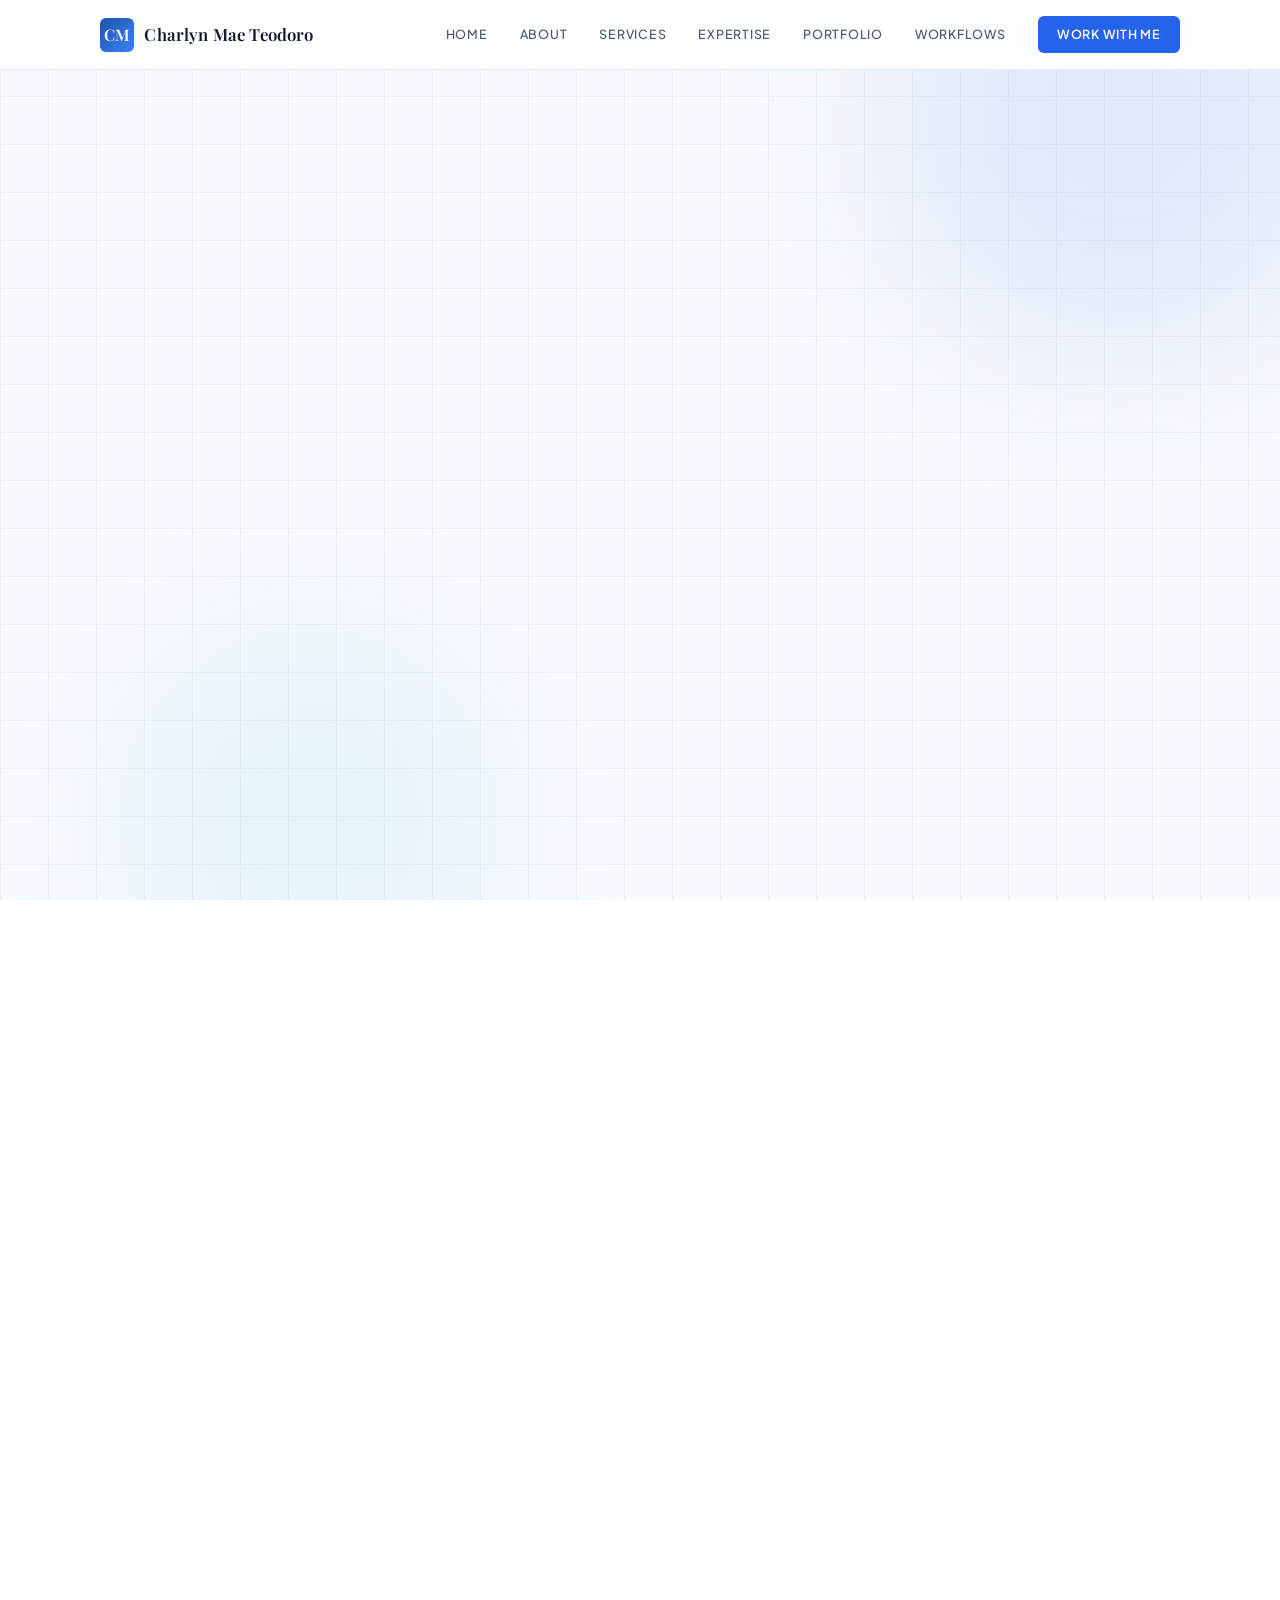
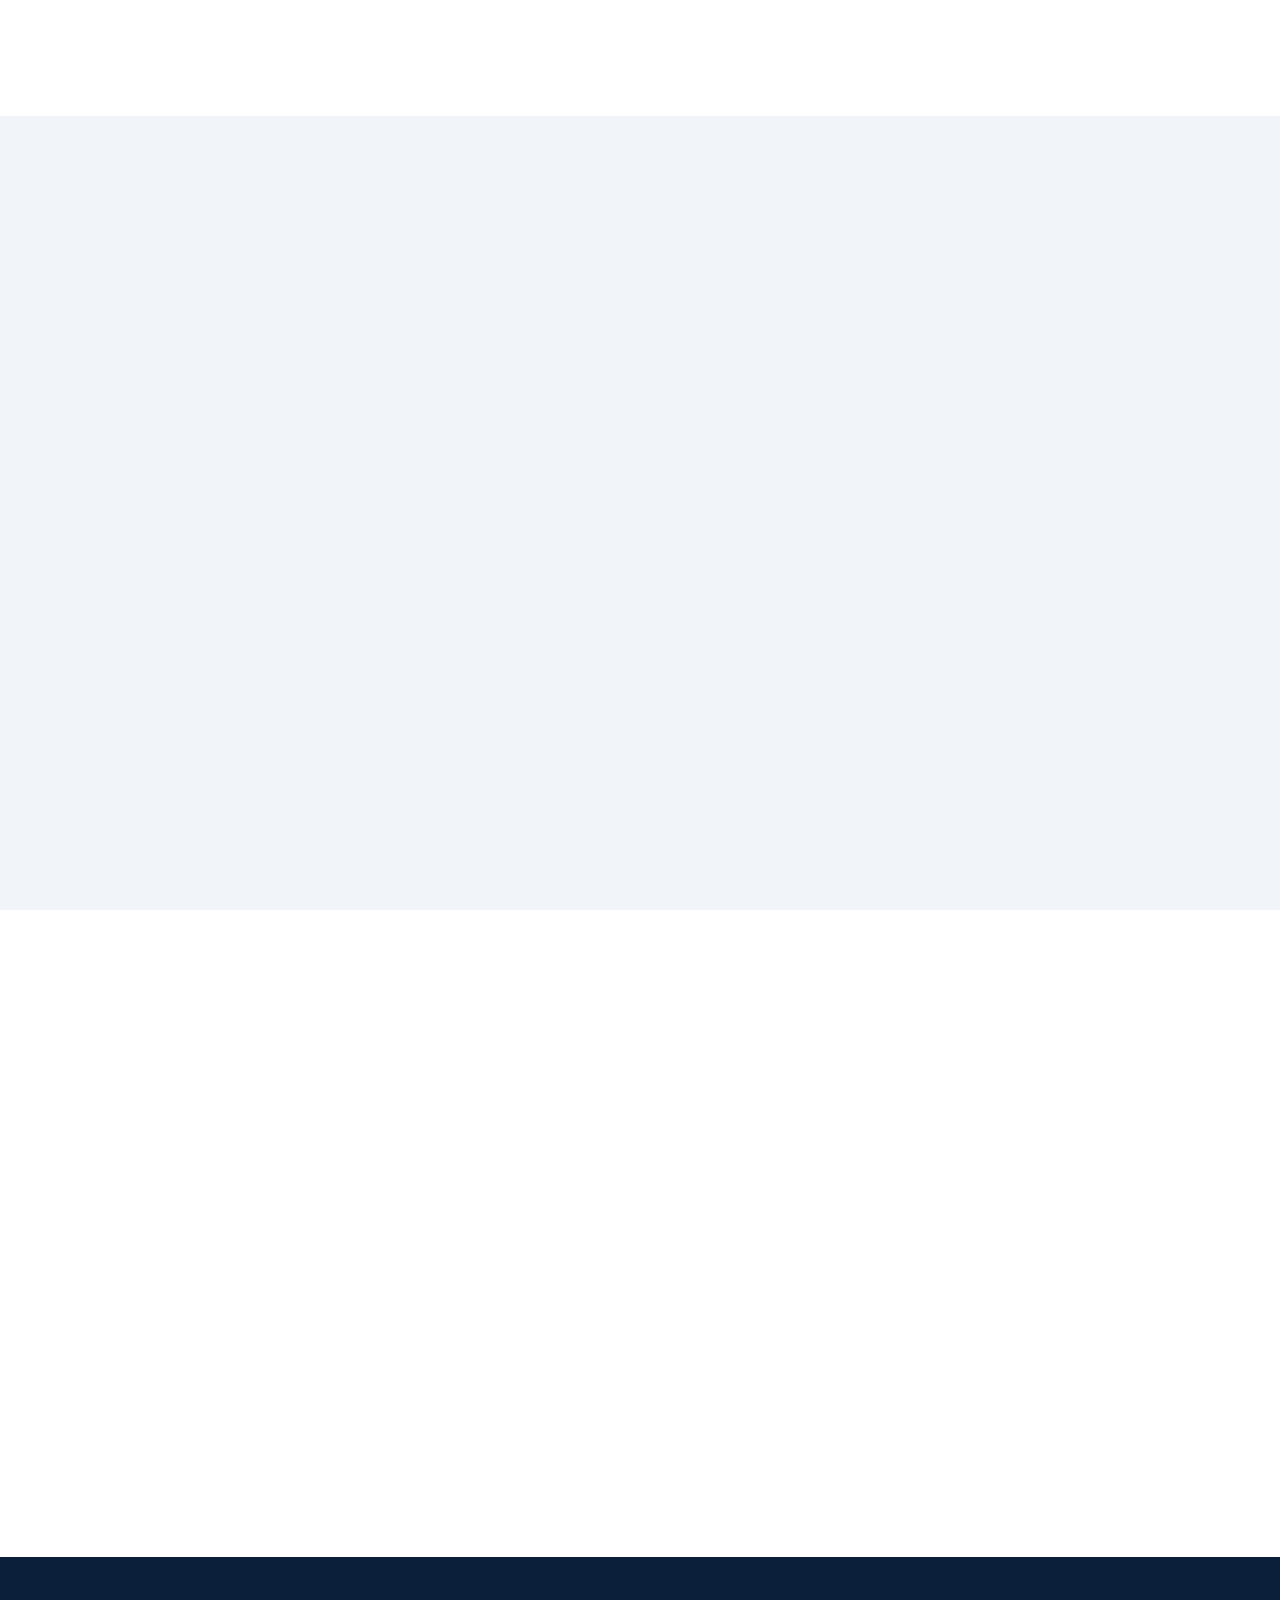
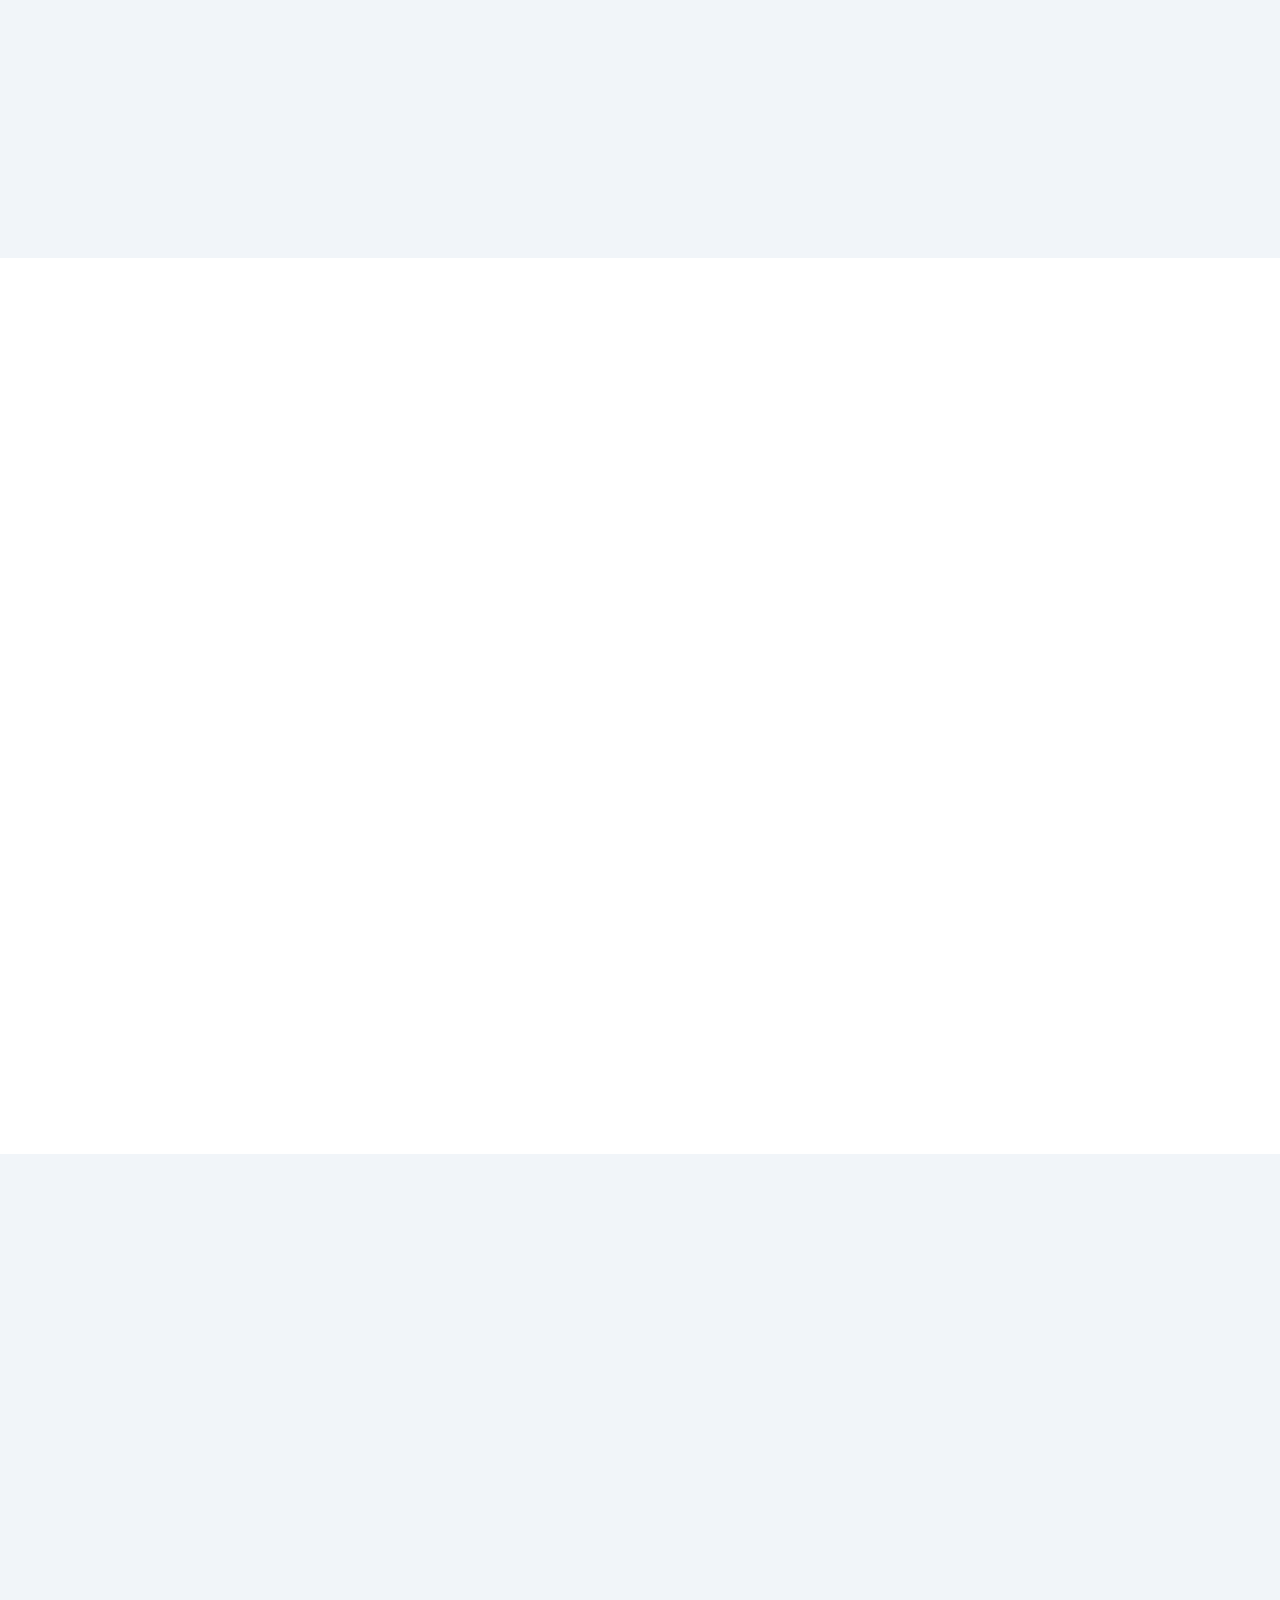
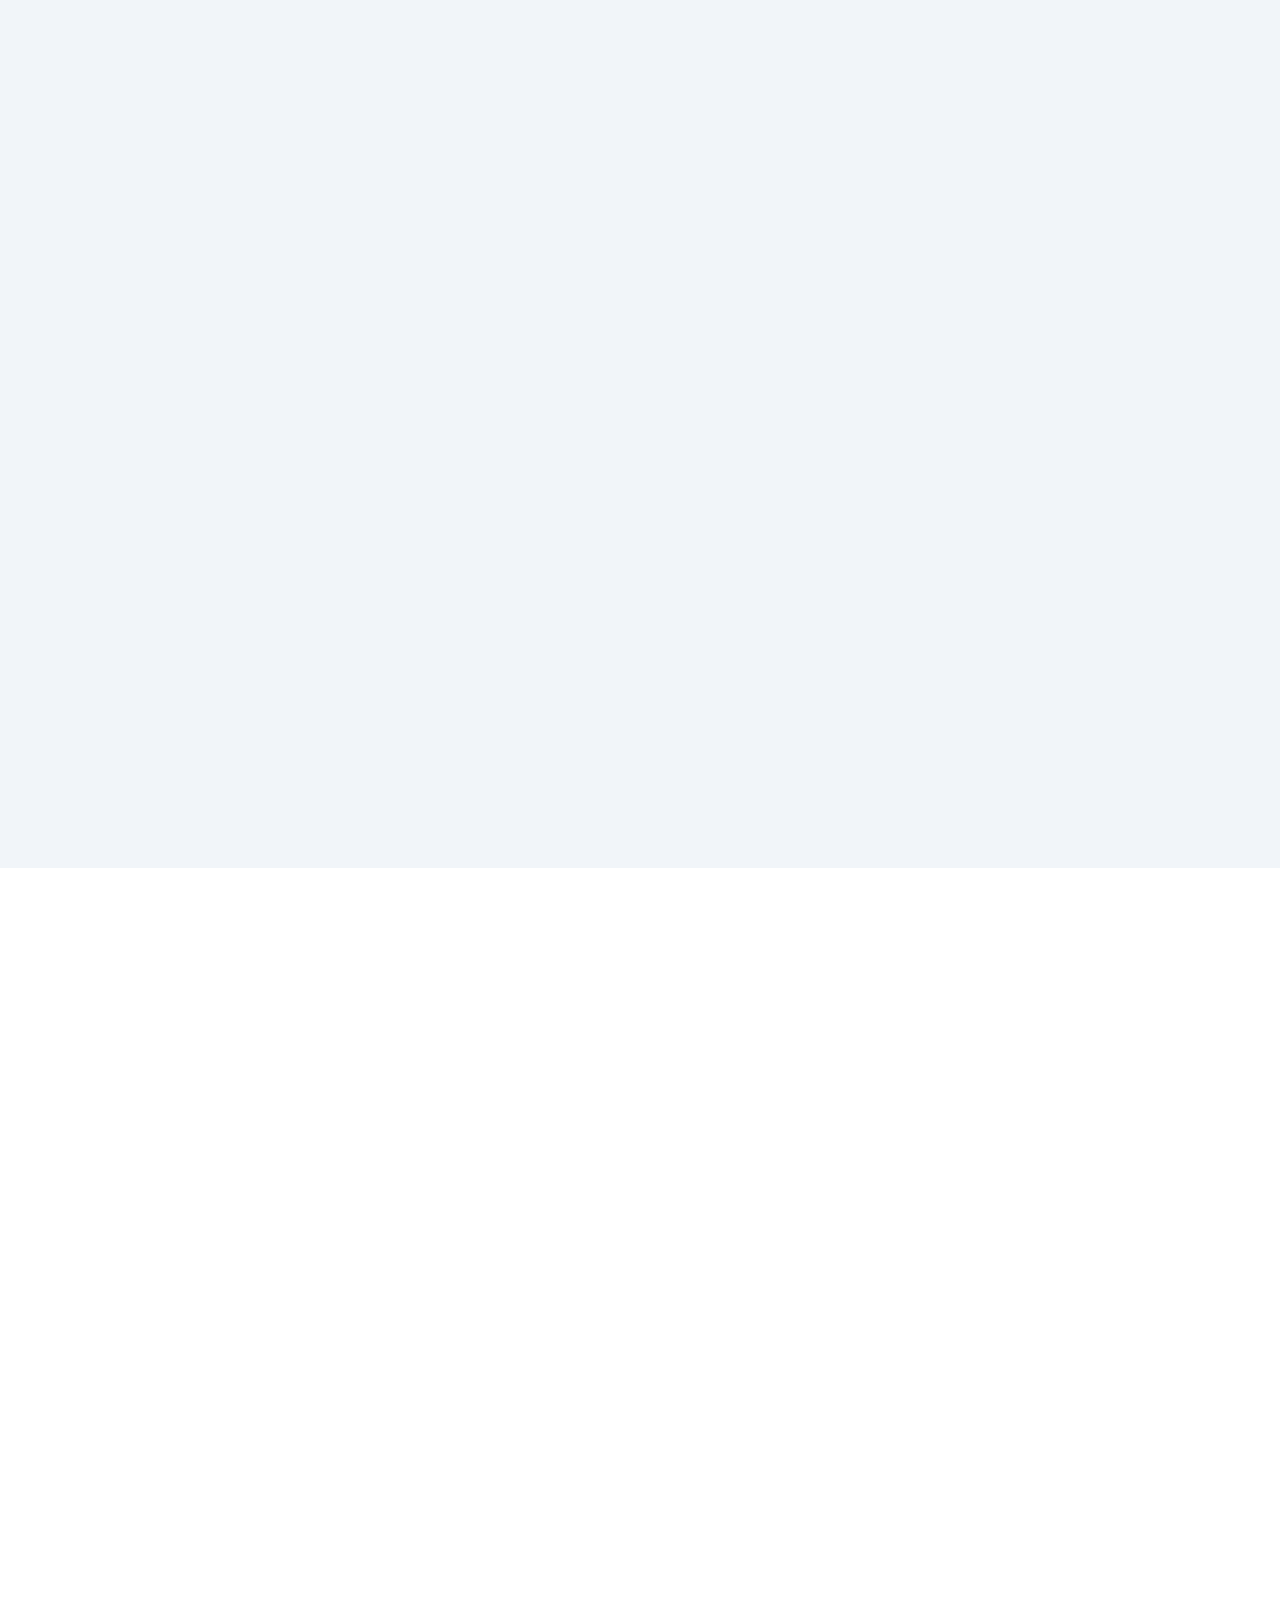
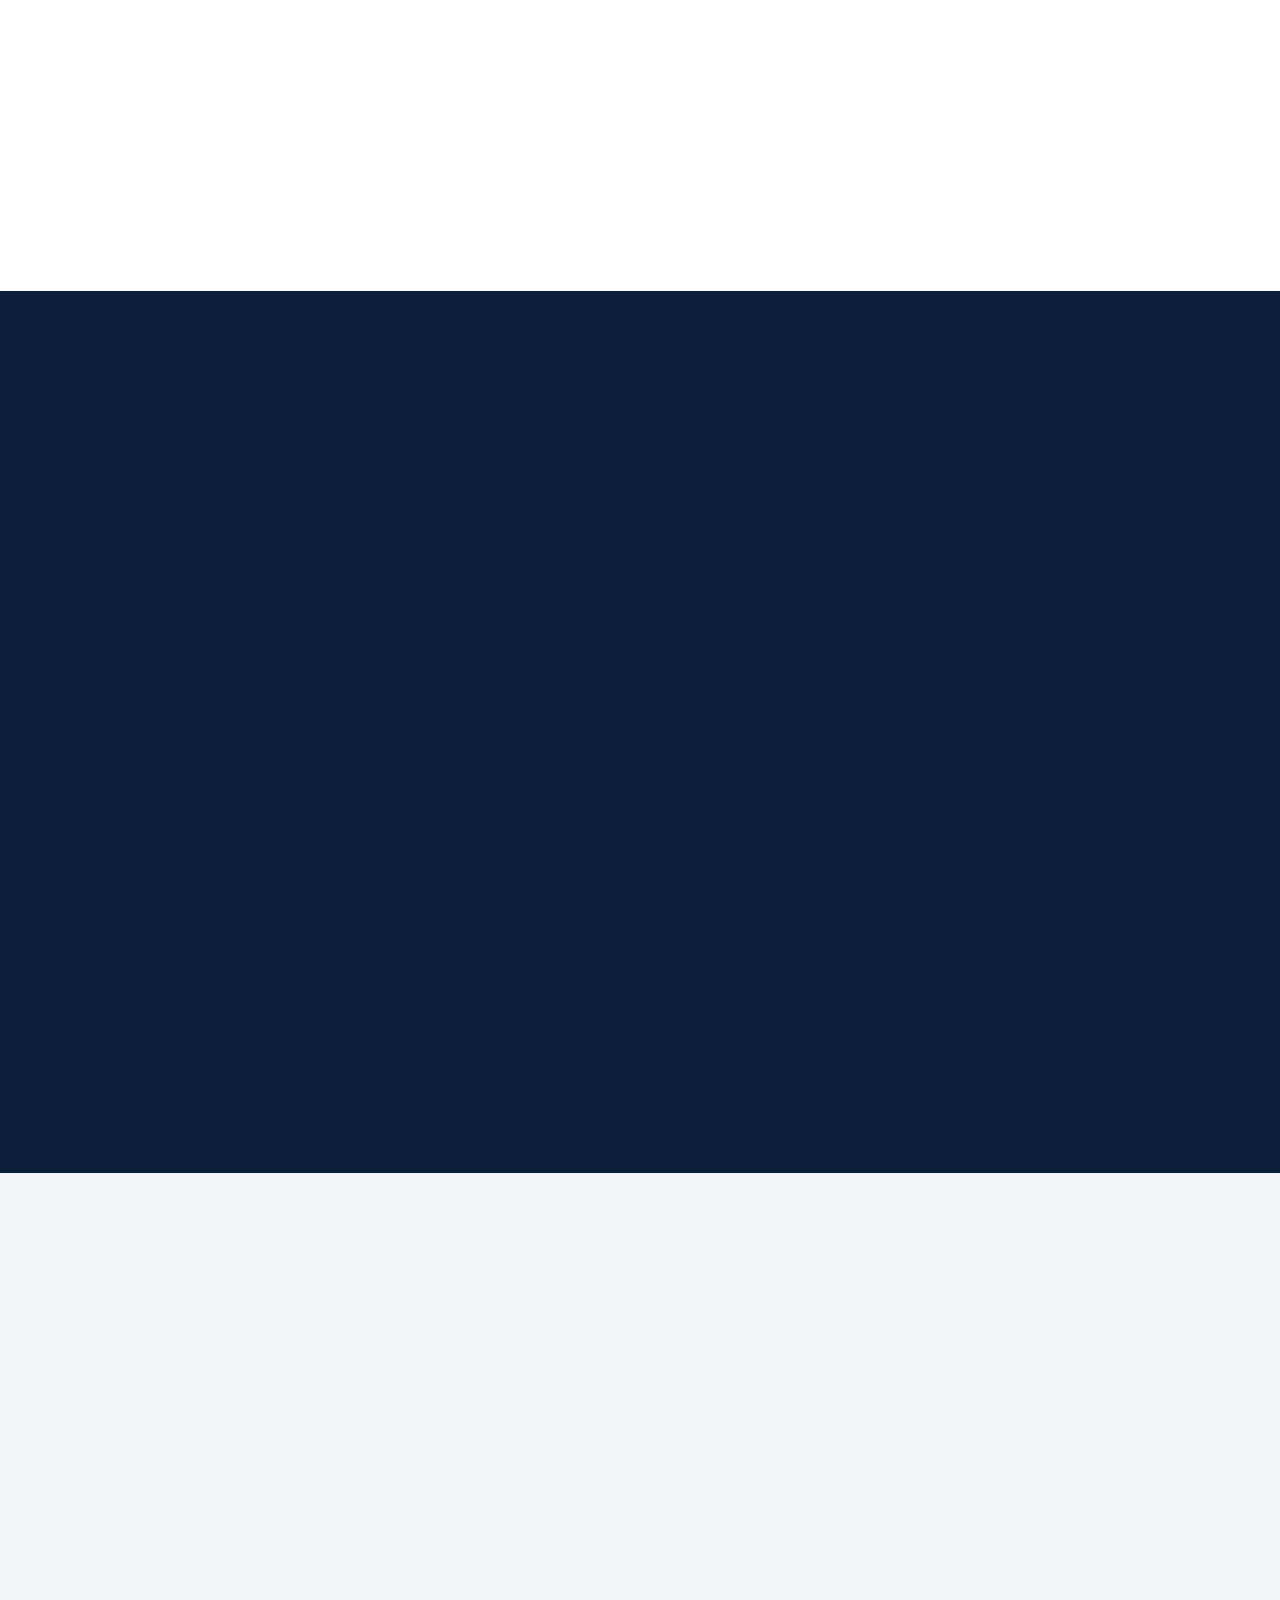
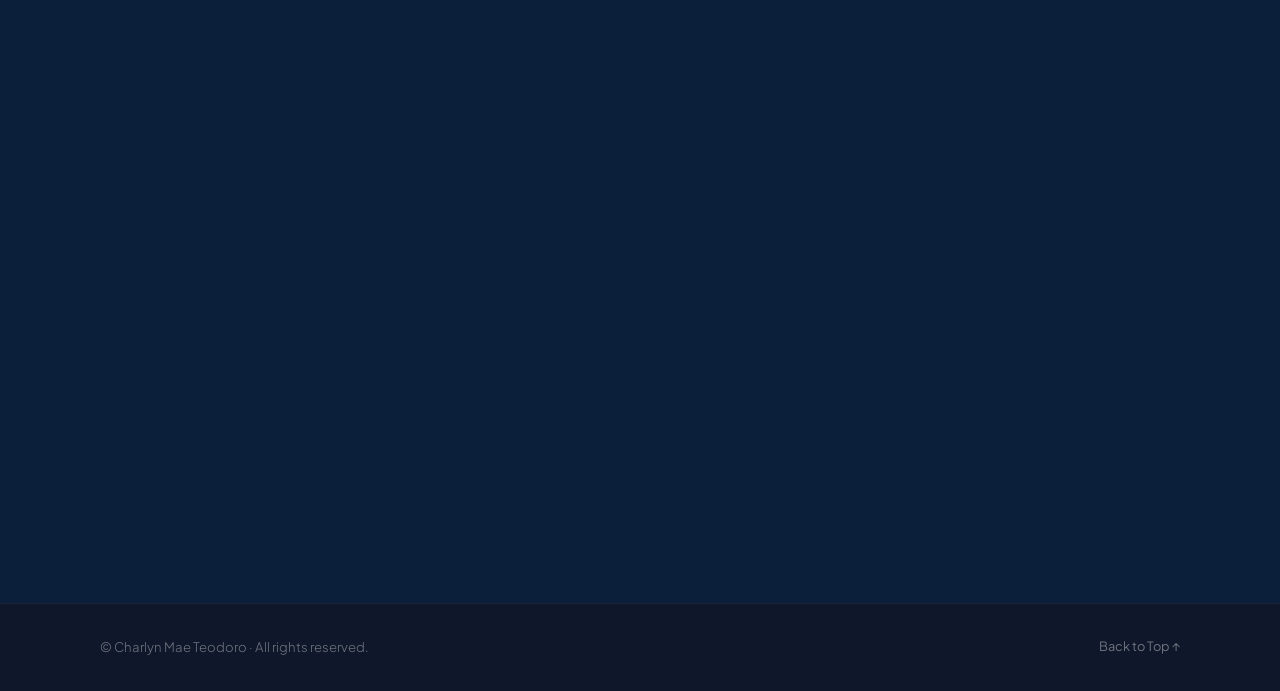
<file: index.html>
<!DOCTYPE html>

<html lang="en">
<head>
  <meta charset="UTF-8" />
  <meta name="viewport" content="width=device-width, initial-scale=1.0" />
  <meta name="description" content="Charlyn Mae Teodoro — Remote Operations & Medical Administrative Specialist. HIPAA-compliant healthcare VA supporting clinics and remote teams." />
  <title>Charlyn Mae Teodoro — Medical Virtual Assistant</title>
  <link rel="preconnect" href="https://fonts.googleapis.com" />
  <link rel="preconnect" href="https://fonts.gstatic.com" crossorigin />
  <link href="https://fonts.googleapis.com/css2?family=Playfair+Display:ital,wght@0,400;0,600;1,400&family=Plus+Jakarta+Sans:wght@300;400;500;600&family=JetBrains+Mono:wght@400;500&display=swap" rel="stylesheet" />
  <link rel="stylesheet" href="assets/css/styles.css" />
</head>
<body>

  <!-- HEADER / NAV -->

  <header class="site-header" id="site-header">
    <div class="container nav-container">
      <a href="#home" class="nav-brand">
        <span class="brand-initials">CM</span>
        <span class="brand-name">Charlyn Mae Teodoro</span>
      </a>
      <button class="nav-toggle" id="navToggle" aria-label="Toggle navigation">
        <span></span><span></span><span></span>
      </button>
      <nav class="nav-links" id="navLinks" aria-label="Primary navigation">
        <a href="#home">Home</a>
        <a href="#about">About</a>
        <a href="#services">Services</a>
        <a href="#expertise">Expertise</a>
        <a href="#portfolio">Portfolio</a>
        <a href="#workflows">Workflows</a>
        <a href="#contact" class="nav-cta">Work With Me</a>
      </nav>
    </div>
  </header>

  <!-- HERO -->

  <section class="hero" id="home">
    <div class="hero-bg-grid" aria-hidden="true"></div>
    <div class="hero-orb hero-orb-1" aria-hidden="true"></div>
    <div class="hero-orb hero-orb-2" aria-hidden="true"></div>
    <div class="container hero-inner">


  <div class="hero-content reveal-up">
    <div class="hero-badge">
      <span class="pulse-dot"></span>
      Available for Remote Work
    </div>
    <h1 class="hero-headline">
      Your <em>reliable</em> remote partner<br/>for healthcare admin &amp; support
    </h1>
    <p class="hero-sub">
      I'm Charlyn — a Remote Operations &amp; Medical Administrative Specialist with 6+ years supporting healthcare, telecommunications, and insurance operations.
    </p>
    <div class="hero-actions">
      <a href="#contact" class="btn btn-primary">Work With Me</a>
      <a href="#services" class="btn btn-ghost">See My Services</a>
    </div>
  </div><!-- /hero-content -->

  <div class="hero-metrics reveal-up" style="--delay:.15s">
    <div class="metric-grid">
      <div class="metric-card">
        <span class="metric-num">6+</span>
        <span class="metric-label">Years of professional experience</span>
      </div>
      <div class="metric-card">
        <span class="metric-num">3</span>
        <span class="metric-label">Industries: Healthcare, BPO, Telecom</span>
      </div>
      <div class="metric-card">
        <span class="metric-num">100%</span>
        <span class="metric-label">Remote-ready &amp; HIPAA-compliant</span>
      </div>
      <div class="metric-card">
        <span class="metric-num">4</span>
        <span class="metric-label">Healthcare certifications earned</span>
      </div>
    </div>
    <div class="availability-bar">
      <span class="avail-dot"></span>
      <p><strong>Open to new clients</strong> — Full-time or part-time remote roles welcome</p>
    </div>
  </div><!-- /hero-metrics -->

</div><!-- /container hero-inner -->


  </section>

  <!-- ABOUT -->

  <section class="about section-pad" id="about">
    <div class="container about-grid">
      <aside class="about-sidebar reveal-left">
        <div class="profile-card">
          <div class="profile-avatar">C</div>
          <h3 class="profile-name">Charlyn Mae Teodoro</h3>
          <p class="profile-role">Medical VA &amp; Healthcare Admin Specialist</p>
          <ul class="profile-meta">
            <li><span class="meta-icon">📍</span> Iloilo, Philippines</li>
            <li><span class="meta-icon">🕐</span> US, AU &amp; UK time zones</li>
            <li><span class="meta-icon">🎓</span> BS Information Technology</li>
          </ul>
          <div class="profile-tags">
            <span class="tag">Prior Authorizations</span>
            <span class="tag">EMR/EHR</span>
            <span class="tag">HIPAA</span>
            <span class="tag">Patient Coordination</span>
            <span class="tag">Insurance Verification</span>
          </div>
        </div>
      </aside>
      <article class="about-body reveal-up">
        <div class="section-eyebrow">About Me</div>
        <h2 class="section-title">Organized, dependable, and <em>detail-obsessed</em></h2>
        <div class="section-rule"></div>
        <p>I started my career in healthcare operations at Accenture, where I spent over 3 years and 5 months administratively processing prior authorizations for Medicare Part D — navigating complex insurance policies, coordinating between providers and pharmacies, and ensuring patients received the coverage they needed without unnecessary delays.</p>
        <p>After building a strong foundation in the BPO industry — handling high-volume voice, email, and chat support for major telecommunications clients at TTEC and Transcom — I transitioned into freelance medical VA work, supporting multi-site healthcare clients with scheduling, EMR management, and insurance coordination.</p>
        <p>What sets me apart is my combination of healthcare knowledge, call center discipline, and a system-builder mindset. I'm used to fast-paced, high-accountability environments where accuracy isn't optional. I bring that same standard to every task — whether it's processing an authorization, updating a patient chart, or managing an overflowing inbox.</p>
        <blockquote class="about-quote">
          I'm based in the Philippines and available to work during US, AU, or UK business hours. I'm HIPAA-compliant, self-directed, and ready to become a dependable part of your team.
        </blockquote>
      </article>
    </div>
  </section>

  <!-- SERVICES -->

  <section class="services section-pad" id="services">
    <div class="container">
      <div class="section-header reveal-up">
        <div class="section-eyebrow">What I Do</div>
        <h2 class="section-title">Services built for <em>busy clinics &amp; remote teams</em></h2>
        <div class="section-rule"></div>
      </div>
      <div class="services-grid">
        <article class="service-card reveal-up" style="--delay:.05s">
          <div class="service-icon-wrap">🏥</div>
          <h3 class="service-name">Medical &amp; Healthcare Support</h3>
          <ul class="service-list">
            <li>Prior authorization processing (medications, procedures, diagnostics)</li>
            <li>Insurance eligibility &amp; benefits verification</li>
            <li>EMR/EHR data entry, chart reviews &amp; pre-visit prep (Tebra, Practice Fusion)</li>
            <li>Medical billing support &amp; claims coordination</li>
            <li>Referral intake &amp; fax/email queue management</li>
            <li>HIPAA-compliant documentation &amp; communication</li>
          </ul>
        </article>
        <article class="service-card reveal-up" style="--delay:.12s">
          <div class="service-icon-wrap">📅</div>
          <h3 class="service-name">Administrative Support</h3>
          <ul class="service-list">
            <li>Patient scheduling &amp; appointment coordination</li>
            <li>Calendar &amp; inbox management</li>
            <li>Data entry, filing &amp; record maintenance</li>
            <li>Multi-site coordination &amp; follow-up tracking</li>
            <li>Document preparation &amp; workflow organization</li>
            <li>Same-day intake processing &amp; urgent request escalation</li>
          </ul>
        </article>
        <article class="service-card reveal-up" style="--delay:.19s">
          <div class="service-icon-wrap">🎧</div>
          <h3 class="service-name">Customer &amp; Client Support</h3>
          <ul class="service-list">
            <li>Inbound voice, email &amp; live chat support</li>
            <li>Billing inquiries &amp; account issue resolution</li>
            <li>Patient &amp; client communication with empathy and clarity</li>
            <li>Escalation handling &amp; issue tracking</li>
            <li>CRM data updates &amp; account management</li>
            <li>Retention support &amp; follow-up outreach</li>
          </ul>
        </article>
      </div>
    </div>
  </section>

  <!-- SKILLS -->

  <section class="skills section-pad" id="skills">
    <div class="container">
      <div class="section-header reveal-up">
        <div class="section-eyebrow">Capabilities</div>
        <h2 class="section-title">Skills that get <em>the job done right</em></h2>
        <div class="section-rule"></div>
      </div>
      <div class="skills-grid reveal-up">
        <div class="skill-group">
          <h3 class="skill-group-title">Healthcare &amp; Clinical Admin</h3>
          <div class="skill-tags">
            <span class="skill-tag">Prior Authorizations</span>
            <span class="skill-tag">Insurance Verification</span>
            <span class="skill-tag">Benefits Summaries</span>
            <span class="skill-tag">Claims Coordination</span>
            <span class="skill-tag">Patient Scheduling</span>
            <span class="skill-tag">Chart Reviews</span>
            <span class="skill-tag">Medical Billing Support</span>
            <span class="skill-tag">HIPAA Compliance</span>
            <span class="skill-tag">Referral Management</span>
          </div>
          <h3 class="skill-group-title">Customer Support</h3>
          <div class="skill-tags">
            <span class="skill-tag">Voice / Phone Support</span>
            <span class="skill-tag">Email Management</span>
            <span class="skill-tag">Live Chat</span>
            <span class="skill-tag">Escalation Handling</span>
            <span class="skill-tag">Account Management</span>
            <span class="skill-tag">Upselling &amp; Retention</span>
          </div>
        </div>
        <div class="skill-group">
          <h3 class="skill-group-title">Soft Skills</h3>
          <div class="skill-tags">
            <span class="skill-tag">Empathetic Communication</span>
            <span class="skill-tag">Attention to Detail</span>
            <span class="skill-tag">Time Management</span>
            <span class="skill-tag">Multi-Tasking</span>
            <span class="skill-tag">Problem Solving</span>
            <span class="skill-tag">Self-Directed / Remote-Ready</span>
            <span class="skill-tag">Deadline-Oriented</span>
            <span class="skill-tag">Professional Written Comm.</span>
          </div>
          <h3 class="skill-group-title">Administrative</h3>
          <div class="skill-tags">
            <span class="skill-tag">Data Entry &amp; Accuracy</span>
            <span class="skill-tag">Workflow Management</span>
            <span class="skill-tag">Queue Management</span>
            <span class="skill-tag">Document Organization</span>
            <span class="skill-tag">Multi-System Navigation</span>
          </div>
        </div>
      </div>
    </div>
  </section>

  <!-- TOOLS -->

  <section class="tools section-pad">
    <div class="container">
      <div class="section-header reveal-up">
        <div class="section-eyebrow">Tech Stack</div>
        <h2 class="section-title">Tools &amp; <em>Systems I Work In</em></h2>
        <div class="section-rule"></div>
      </div>
      <div class="tools-grid reveal-up">
        <div class="tool-card"><div class="tool-name">Tebra</div><div class="tool-type">EMR / Practice Mgmt</div></div>
        <div class="tool-card"><div class="tool-name">Practice Fusion</div><div class="tool-type">EMR / EHR</div></div>
        <div class="tool-card"><div class="tool-name">Google Workspace</div><div class="tool-type">Docs, Sheets, Gmail, Drive</div></div>
        <div class="tool-card"><div class="tool-name">Microsoft Office</div><div class="tool-type">Word, Excel, Outlook</div></div>
        <div class="tool-card"><div class="tool-name">CRM Systems</div><div class="tool-type">Account &amp; Client Mgmt</div></div>
        <div class="tool-card"><div class="tool-name">Fax &amp; Email Platforms</div><div class="tool-type">eFax, SRFax, email tools</div></div>
        <div class="tool-card"><div class="tool-name">Zoom / Teams</div><div class="tool-type">Video &amp; Communication</div></div>
        <div class="tool-card"><div class="tool-name">Slack / Messaging</div><div class="tool-type">Team Collaboration</div></div>
      </div>
    </div>
  </section>

  <!-- EXPERTISE -->

  <section class="expertise section-pad" id="expertise">
    <div class="container">
      <div class="section-header reveal-up" style="max-width:560px">
        <div class="section-eyebrow">My Strengths</div>
        <h2 class="section-title">Where <em>healthcare &amp; technology</em> meet</h2>
        <div class="section-rule"></div>
        <p class="section-sub">I combine deep healthcare operations knowledge with legitimate web development and automation skills — not a generalist VA or a developer trying to understand healthcare.</p>
      </div>
      <div class="expertise-pillars">
        <article class="pillar-card pillar-healthcare reveal-up" style="--delay:.05s">
          <span class="pillar-icon">🏥</span>
          <h3 class="pillar-title">Healthcare Operations</h3>
          <p class="pillar-sub">Clinical &amp; Admin Support</p>
          <ul class="pillar-list">
            <li><span class="check">✓</span><span><strong>Prior Authorization Workflows:</strong> Medicare Part D, payer guidelines, compliance</span></li>
            <li><span class="check">✓</span><span><strong>EMR/EHR Systems:</strong> Tebra, Practice Fusion, chart management, patient data integrity</span></li>
            <li><span class="check">✓</span><span><strong>Insurance Operations:</strong> Eligibility verification, benefits summaries, claims coordination</span></li>
            <li><span class="check">✓</span><span><strong>HIPAA Compliance:</strong> Data handling, security, patient privacy best practices</span></li>
            <li><span class="check">✓</span><span><strong>Patient Coordination:</strong> Scheduling, follow-up, communication with empathy</span></li>
            <li><span class="check">✓</span><span><strong>BPO Excellence:</strong> High-volume processing, accuracy standards, quality control</span></li>
          </ul>
        </article>
        <article class="pillar-card pillar-tech reveal-up" style="--delay:.15s">
          <span class="pillar-icon">💻</span>
          <h3 class="pillar-title">Web Development &amp; Automation</h3>
          <p class="pillar-sub">Hands-On Builder, Not Theoretical</p>
          <ul class="pillar-list">
            <li><span class="check">✓</span><span><strong>Frontend Development:</strong> HTML/CSS/JavaScript, responsive design, accessibility</span></li>
            <li><span class="check">✓</span><span><strong>CMS &amp; Static Sites:</strong> Pages CMS, Decap CMS, Markdown-based content management</span></li>
            <li><span class="check">✓</span><span><strong>Deployment &amp; Infrastructure:</strong> Cloudflare Pages, GitHub, version control, CI/CD</span></li>
            <li><span class="check">✓</span><span><strong>Forms &amp; Data Capture:</strong> Formspree, custom form handling, email integration</span></li>
            <li><span class="check">✓</span><span><strong>Workflow Automation:</strong> AI tools, scripting, productivity optimization</span></li>
            <li><span class="check">✓</span><span><strong>Performance &amp; SEO:</strong> Site optimization, accessibility standards, user experience</span></li>
          </ul>
        </article>
      </div>
      <div class="expertise-intersection reveal-up">
        <span class="intersection-emoji">🎯</span>
        <h3>Your Competitive Edge</h3>
        <p>When you hire me, you're not choosing between a VA who codes or a developer who understands healthcare. You're getting someone who deeply understands healthcare operations <em>and</em> can build systems to optimize them.</p>
        <div class="intersection-badges">
          <span class="ibadge">End-to-End Healthcare Solutions</span>
          <span class="ibadge">Automation-First Mindset</span>
          <span class="ibadge">Systems Thinking + Healthcare Compliance</span>
          <span class="ibadge">Proven Execution</span>
        </div>
      </div>
    </div>
  </section>

  <!-- PORTFOLIO -->

  <section class="portfolio section-pad" id="portfolio">
    <div class="container">
      <div class="section-header reveal-up">
        <div class="section-eyebrow">My Work</div>
        <h2 class="section-title">Projects that <em>demonstrate my skills</em></h2>
        <div class="section-rule"></div>
        <p class="section-sub">I don't just talk about web development — I ship real projects. Here's what I've built using modern tools and best practices.</p>
      </div>
      <div class="portfolio-grid">
        <article class="portfolio-card reveal-up" style="--delay:.05s">
          <div class="portfolio-card-header">
            <h3 class="portfolio-title">Ancient Martinist Order Philippines</h3>
            <span class="portfolio-url">amoph.org</span>
          </div>
          <p class="portfolio-desc">Modern, responsive website for a nonprofit organization. Built with static site generation, CMS integration, and form handling. Features SEO optimization, mobile-first design, and automated deployment.</p>
          <div class="portfolio-tags">
            <span class="ptag">Pages CMS</span>
            <span class="ptag">HTML/CSS/JS</span>
            <span class="ptag">Cloudflare Pages</span>
            <span class="ptag">GitHub</span>
            <span class="ptag">Formspree</span>
          </div>
          <div class="portfolio-links">
            <a href="https://amoph.org" target="_blank" rel="noopener noreferrer" class="portfolio-link">🌐 View Live</a>
          </div>
        </article>
        <article class="portfolio-card reveal-up" style="--delay:.12s">
          <div class="portfolio-card-header">
            <h3 class="portfolio-title">AMOPH Community Blog</h3>
            <span class="portfolio-url">blog.amoph.org</span>
          </div>
          <p class="portfolio-desc">Dedicated blogging platform for nonprofit community engagement. Custom-built using Eleventy (11ty) with color-coded branding, optimized for mobile viewing, and designed for ease-of-use by non-technical content creators.</p>
          <div class="portfolio-tags">
            <span class="ptag">Eleventy (11ty)</span>
            <span class="ptag">Custom CSS</span>
            <span class="ptag">Brand Design</span>
            <span class="ptag">Content Strategy</span>
            <span class="ptag">Mobile Optimized</span>
          </div>
          <div class="portfolio-links">
            <a href="https://blog.amoph.org" target="_blank" rel="noopener noreferrer" class="portfolio-link">📝 View Blog</a>
          </div>
        </article>
        <article class="portfolio-card reveal-up" style="--delay:.19s">
          <div class="portfolio-card-header">
            <h3 class="portfolio-title">Professional Portfolio</h3>
            <span class="portfolio-url">This Website</span>
          </div>
          <p class="portfolio-desc">Custom-built portfolio showcasing healthcare &amp; IT expertise. Features smooth animations, mobile-responsive design, interactive elements, sticky CTA, and optimized for lead generation and search visibility.</p>
          <div class="portfolio-tags">
            <span class="ptag">HTML/CSS/JS</span>
            <span class="ptag">Responsive</span>
            <span class="ptag">UX Optimized</span>
            <span class="ptag">Accessibility</span>
            <span class="ptag">Performance</span>
          </div>
          <div class="portfolio-links">
            <a href="#home" class="portfolio-link">🏠 View Site</a>
          </div>
        </article>
      </div>
    </div>
  </section>

  <!-- EXPERIENCE -->

  <section class="experience section-pad" id="experience">
    <div class="container">
      <div class="section-header reveal-up">
        <div class="section-eyebrow">Work History</div>
        <h2 class="section-title">Experience that <em>speaks for itself</em></h2>
        <div class="section-rule"></div>
      </div>
      <div class="exp-timeline">
        <article class="exp-card reveal-up" style="--delay:.05s">
          <div class="exp-meta">
            <div class="exp-timeline-dot"></div>
            <h3 class="exp-company">Accenture</h3>
            <p class="exp-role">Business Process Associate — Prior Authorizations</p>
            <time class="exp-dates">Aug 2018 – Dec 2021 · Manila</time>
            <span class="exp-badge">Healthcare BPO</span>
          </div>
          <ul class="exp-bullets">
            <li>Processed high-volume Part D prior authorizations in compliance with Medicare and payer-specific guidelines.</li>
            <li>Verified eligibility and prescription coverage; coordinated with providers, pharmacies, and members for timely approvals.</li>
            <li>Prepared medical, dental, and vision benefit summaries per client elections and state mandates.</li>
            <li>Managed health insurance accounts — creating and updating member information, resolving billing and claims inquiries.</li>
            <li>Maintained strict HIPAA compliance while handling sensitive patient and insurance data across interconnected systems.</li>
          </ul>
        </article>
        <article class="exp-card reveal-up" style="--delay:.1s">
          <div class="exp-meta">
            <div class="exp-timeline-dot"></div>
            <h3 class="exp-company">Freelance</h3>
            <p class="exp-role">Medical Virtual Assistant</p>
            <time class="exp-dates">Mar 2025 – Jul 2025 · Remote</time>
            <span class="exp-badge">Healthcare VA</span>
          </div>
          <ul class="exp-bullets">
            <li>Coordinated patient appointments, procedures, and follow-ups across multiple clinic sites with zero scheduling gaps.</li>
            <li>Processed insurance eligibility, benefits checks, and prior authorizations — consistently meeting same-day turnaround.</li>
            <li>Managed fax and email intake queues for referrals, insurance documents, and patient requests with same-day processing.</li>
            <li>Maintained accurate, up-to-date EMR/EHR records in Tebra and Practice Fusion, including clinical notes and pre-visit prep.</li>
            <li>Resolved billing and claims concerns by coordinating between patients, payers, and administrative staff.</li>
            <li>Delivered empathetic patient communication via phone, email, and messaging — maintaining full HIPAA compliance throughout.</li>
          </ul>
        </article>
        <article class="exp-card reveal-up" style="--delay:.15s">
          <div class="exp-meta">
            <div class="exp-timeline-dot"></div>
            <h3 class="exp-company">TTEC</h3>
            <p class="exp-role">Technical Customer Support Rep</p>
            <time class="exp-dates">Jun 2022 – Sep 2024 · Philippines</time>
            <span class="exp-badge">BPO / Telecom</span>
          </div>
          <ul class="exp-bullets">
            <li>Handled high-volume inbound calls for a major US telecommunications client — resolving billing, account, and technical issues.</li>
            <li>Simplified complex technical issues into clear, step-by-step guidance, reducing repeat contacts.</li>
            <li>Processed account adjustments and payments accurately while managing multiple tasks simultaneously.</li>
            <li>Supported customer retention and upsell initiatives, contributing to team sales targets.</li>
          </ul>
        </article>
      </div>
    </div>
  </section>

  <!-- WORKFLOWS -->

  <section class="workflows section-pad" id="workflows">
    <div class="container">
      <div class="section-header reveal-up">
        <div class="section-eyebrow">Sample Work</div>
        <h2 class="section-title">How I <em>approach real tasks</em></h2>
        <div class="section-rule"></div>
        <p class="section-sub">These examples demonstrate my typical workflows — the same systems and processes I apply when working with actual clients.</p>
      </div>
      <div class="workflow-grid">
        <article class="workflow-card reveal-up" style="--delay:.05s">
          <div class="workflow-header">
            <div class="workflow-num">WF-01</div>
            <h3 class="workflow-title">Prior Authorization Request</h3>
          </div>
          <ol class="workflow-steps">
            <li><span class="step-n">1</span><span>Receive request via fax/email from provider office or pharmacy.</span></li>
            <li><span class="step-n">2</span><span>Verify patient eligibility and prescription/procedure coverage in the EHR system.</span></li>
            <li><span class="step-n">3</span><span>Review payer-specific guidelines and gather required clinical documentation.</span></li>
            <li><span class="step-n">4</span><span>Submit auth request through payer portal or assigned system; log in EMR.</span></li>
            <li><span class="step-n">5</span><span>Follow up with payer on pending or denied requests; notify provider of outcome.</span></li>
            <li><span class="step-n">6</span><span>Update patient record with approval details, dates, and authorization number.</span></li>
          </ol>
        </article>
        <article class="workflow-card reveal-up" style="--delay:.12s">
          <div class="workflow-header">
            <div class="workflow-num">WF-02</div>
            <h3 class="workflow-title">Patient Scheduling &amp; Follow-Up</h3>
          </div>
          <ol class="workflow-steps">
            <li><span class="step-n">1</span><span>Receive appointment request via phone, email, or online form.</span></li>
            <li><span class="step-n">2</span><span>Confirm patient's insurance, provider preference, and urgency level.</span></li>
            <li><span class="step-n">3</span><span>Check provider availability in the scheduling system and book the appointment.</span></li>
            <li><span class="step-n">4</span><span>Send confirmation with date, time, location, and preparation instructions.</span></li>
            <li><span class="step-n">5</span><span>Trigger reminder 48 hours prior via phone or automated messaging platform.</span></li>
            <li><span class="step-n">6</span><span>Document all interactions and update status in the EMR system accordingly.</span></li>
          </ol>
        </article>
        <article class="workflow-card reveal-up" style="--delay:.19s">
          <div class="workflow-header">
            <div class="workflow-num">WF-03</div>
            <h3 class="workflow-title">Inbox &amp; Task Management</h3>
          </div>
          <ol class="workflow-steps">
            <li><span class="step-n">1</span><span>Sort incoming emails and faxes into categories: Urgent, Action Required, FYI, Archive.</span></li>
            <li><span class="step-n">2</span><span>Flag and escalate time-sensitive items (auth deadlines, patient callbacks) immediately.</span></li>
            <li><span class="step-n">3</span><span>Process routine requests (eligibility checks, record updates) in batches for efficiency.</span></li>
            <li><span class="step-n">4</span><span>Log all completed tasks in the shared task tracker with status and timestamps.</span></li>
            <li><span class="step-n">5</span><span>Send end-of-day summary to supervisor: tasks completed, pending items, blockers.</span></li>
            <li><span class="step-n">6</span><span>Maintain zero-inbox standard — all items resolved or escalated before close of day.</span></li>
          </ol>
        </article>
      </div>
      <div class="reveal-up" style="text-align:center;margin-top:2.5rem">
        <a href="sections/workflows.html" class="btn btn-outline">View All 10 Workflows &rarr;</a>
      </div>
    </div>
  </section>

  <!-- WHY -->

  <section class="why section-pad">
    <div class="container">
      <div class="section-header reveal-up">
        <div class="section-eyebrow">Why Work With Me</div>
        <h2 class="section-title">What you get when you <em>hire Charlyn</em></h2>
        <div class="section-rule"></div>
      </div>
      <div class="why-grid">
        <article class="why-card reveal-up" style="--delay:.04s">
          <div class="why-num">01</div>
          <h3>Healthcare-Specific Experience</h3>
          <p>I'm not a generalist VA who learned about prior auths from a course. I spent years doing it at scale in a major healthcare BPO — I understand payer guidelines, Medicare compliance, and the urgency that comes with patient care timelines.</p>
        </article>
        <article class="why-card reveal-up" style="--delay:.08s">
          <div class="why-num">02</div>
          <h3>Zero Tolerance for Errors</h3>
          <p>Healthcare admin doesn't allow for sloppy work. I bring a BPO-trained standard of accuracy to every task — data entry, chart updates, insurance claims — because I know the downstream impact of getting it wrong.</p>
        </article>
        <article class="why-card reveal-up" style="--delay:.12s">
          <div class="why-num">03</div>
          <h3>Dependable, Professional Communication</h3>
          <p>Whether it's a confused patient on the phone or a provider office chasing an auth status, I communicate with clarity and empathy. Your clients will feel well taken care of, every single time.</p>
        </article>
        <article class="why-card reveal-up" style="--delay:.16s">
          <div class="why-num">04</div>
          <h3>Fully Remote-Ready</h3>
          <p>I have a dedicated workspace, stable internet, and the discipline to operate independently. I'm used to asynchronous environments and will proactively flag issues rather than wait to be asked.</p>
        </article>
        <article class="why-card reveal-up" style="--delay:.20s">
          <div class="why-num">05</div>
          <h3>Fast Ramp-Up, Long-Term Reliability</h3>
          <p>I pick up new systems quickly — I've navigated multiple EMR platforms, CRMs, and BPO tools. Give me a clear brief and I'll be contributing from day one, not week four.</p>
        </article>
        <article class="why-card reveal-up" style="--delay:.24s">
          <div class="why-num">06</div>
          <h3>HIPAA-Aware at Every Step</h3>
          <p>Compliance isn't something I revisit when it's convenient — it's baked into how I handle every email, every chart update, and every patient interaction. Your data and your patients are safe in my hands.</p>
        </article>
      </div>
    </div>
  </section>

  <!-- SAVINGS CALCULATOR -->

  <section class="optimizer section-pad" id="optimizer">
    <div class="container">
      <div class="section-header reveal-up">
        <div class="section-eyebrow">See Your Savings</div>
        <h2 class="section-title">Calculate your <em>workflow optimization potential</em></h2>
        <div class="section-rule"></div>
        <p class="section-sub">Adjust the inputs below to see exactly how much time and money you could save by delegating admin work to a remote healthcare specialist.</p>
      </div>
      <div class="optimizer-widget reveal-up">
        <div class="optimizer-inputs">
          <h3 class="optimizer-subtitle">Your current workflow</h3>
          <div class="optimizer-fields">
            <div class="opt-field">
              <label for="patientVolume">Patient volume (per week)</label>
              <input type="range" min="20" max="500" value="150" id="patientVolume" />
              <span class="opt-val"><span id="patientDisplay">150</span> patients</span>
            </div>
            <div class="opt-field">
              <label for="insuranceTypes">Insurance types managed</label>
              <select id="insuranceTypes">
                <option value="3">3–5 payers</option>
                <option value="6">6–10 payers</option>
                <option value="11">11+ payers</option>
              </select>
            </div>
            <div class="opt-field">
              <label for="priorAuths">Prior auth requests (weekly)</label>
              <input type="range" min="5" max="100" value="40" id="priorAuths" />
              <span class="opt-val"><span id="priorAuthsDisplay">40</span> requests/week</span>
            </div>
            <div class="opt-field">
              <label for="adminHours">Manual admin hours (weekly)</label>
              <input type="range" min="5" max="100" value="40" id="adminHours" />
              <span class="opt-val"><span id="adminHoursDisplay">40</span> hours/week</span>
            </div>
            <div class="opt-field opt-field-full">
              <label for="hourlyRate">Average staff hourly rate</label>
              <div class="rate-input-wrap">
                <span class="rate-symbol">$</span>
                <input type="number" min="20" max="100" value="35" id="hourlyRate" />
                <span class="rate-label">/hour</span>
              </div>
            </div>
          </div>
        </div>
        <div class="optimizer-results">
          <div class="result-card">
            <p class="result-label">Hours freed / week</p>
            <p class="result-num"><span id="hoursSaved">20</span>h</p>
          </div>
          <div class="result-card">
            <p class="result-label">Monthly savings</p>
            <p class="result-num">$<span id="monthlySavings">3,500</span></p>
          </div>
          <div class="result-card">
            <p class="result-label">Annual savings</p>
            <p class="result-num">$<span id="annualSavings">42,000</span></p>
          </div>
        </div>
        <div class="optimizer-note">
          <p class="opt-note-title">What this means</p>
          <ul>
            <li>You could <strong>eliminate manual admin bottlenecks</strong></li>
            <li>Free up <strong><span id="fteDisplay">0.5</span> FTE</strong> for clinical work</li>
            <li><strong>Faster prior auth turnaround</strong> = better patient outcomes</li>
            <li>More time for your team to focus on <strong>revenue-generating activities</strong></li>
          </ul>
        </div>
      </div>
      <div class="reveal-up" style="text-align:center;margin-top:2.5rem">
        <a href="#contact" class="btn btn-primary">Let's optimize your workflow</a>
      </div>
    </div>
  </section>

  <!-- CONTACT -->

  <section class="contact section-pad" id="contact">
    <div class="container">
      <div class="section-header reveal-up">
        <div class="section-eyebrow">Get In Touch</div>
        <h2 class="section-title">Let's work <em>together</em></h2>
        <div class="section-rule"></div>
        <p class="contact-sub">I'm currently open to remote roles — full-time, part-time, or project-based. Fill out the form below and I'll get back to you within 24 hours.</p>
      </div>
      <div class="contact-form-wrap reveal-up">
        <form action="https://api.web3forms.com/submit" method="POST" class="contact-form" id="contactForm">
          <input type="hidden" name="access_key" value="b1b11d70-c330-4cb2-b45f-1ff51e4dd233" />
          <input type="hidden" name="subject" value="New Inquiry from Portfolio" />
          <input type="hidden" name="from_name" value="Charlyn Mae Teodoro Portfolio" />
          <input type="hidden" name="redirect" value="https://charlynmaeteodoro.pages.dev/#contact?success=true" />
          <div class="form-row">
            <div class="form-group">
              <label for="name">Full Name *</label>
              <input type="text" id="name" name="name" required placeholder="Your name" />
            </div>
            <div class="form-group">
              <label for="email">Work Email *</label>
              <input type="email" id="email" name="email" required placeholder="you@company.com" />
            </div>
          </div>
          <div class="form-group">
            <label for="organization">Organization / Clinic Name</label>
            <input type="text" id="organization" name="organization" placeholder="Optional" />
          </div>
          <div class="form-row">
            <div class="form-group">
              <label for="businessType">Business Type *</label>
              <select id="businessType" name="businessType" required>
                <option value="">Select one...</option>
                <option value="clinic">Medical Clinic / Practice</option>
                <option value="bpo">BPO / Call Center</option>
                <option value="hospital">Hospital / Health System</option>
                <option value="healthcare-org">Healthcare Organization</option>
                <option value="other">Other</option>
              </select>
            </div>
            <div class="form-group">
              <label for="needsHelp">What do you need help with? *</label>
              <select id="needsHelp" name="needsHelp" required>
                <option value="">Select one...</option>
                <option value="prior-auth">Prior Authorization Processing</option>
                <option value="admin-support">General Admin Support</option>
                <option value="patient-coordination">Patient Scheduling &amp; Coordination</option>
                <option value="web-development">Web Development / Website Help</option>
                <option value="automation">Workflow Automation</option>
                <option value="multiple">Multiple Services</option>
                <option value="other">Other</option>
              </select>
            </div>
          </div>
          <div class="form-group">
            <label for="challenge">What's your biggest challenge right now? *</label>
            <textarea id="challenge" name="challenge" rows="4" required placeholder="E.g., Prior auth backlog, too much manual admin work, need help scaling..."></textarea>
          </div>
          <div class="form-row">
            <div class="form-group">
              <label for="timeline">How soon do you need help?</label>
              <select id="timeline" name="timeline">
                <option value="">Select one...</option>
                <option value="urgent">ASAP (within 1–2 weeks)</option>
                <option value="soon">Soon (within 1 month)</option>
                <option value="exploring">Just exploring options</option>
              </select>
            </div>
          </div>
          <div class="form-group">
            <label for="message">Anything else you'd like me to know?</label>
            <textarea id="message" name="message" rows="3" placeholder="Optional: Additional context, questions, etc."></textarea>
          </div>
          <div class="form-group form-check">
            <input type="checkbox" id="contact-consent" name="consent" required />
            <label for="contact-consent">I'm open to a consultation call to discuss my needs</label>
          </div>
          <button type="submit" class="btn btn-primary btn-block">Send My Inquiry</button>
          <p class="form-footer-note">I'll review your submission and reach out within 24 hours.<br/>Based in Iloilo, Philippines · Available US, AU &amp; UK time zones</p>
        </form>
        <div class="contact-alt">
          <p class="contact-alt-label">Prefer to reach out directly?</p>
          <div class="contact-direct-links">
            <a href="mailto:charlynmaeteodoro@email.com" class="direct-link">📧 Email</a>
            <a href="tel:+639283485028" class="direct-link">📞 Phone</a>
            <a href="https://www.linkedin.com/in/charlynmaeteodoro/" target="_blank" rel="noopener noreferrer" class="direct-link">🔗 LinkedIn</a>
          </div>
        </div>
      </div>
    </div>
  </section>

  <!-- FOOTER -->

  <footer class="site-footer">
    <div class="container footer-inner">
      <p class="footer-copy">&copy; <span id="footer-year"></span> Charlyn Mae Teodoro &middot; All rights reserved.</p>
      <a href="#home" class="footer-top">Back to Top &uarr;</a>
    </div>
  </footer>

<a href="#contact" class="sticky-cta" id="stickyCta">Work With Me</a>
<button class="scroll-top" id="scrollTopBtn" aria-label="Scroll to top">↑</button>

  <script src="assets/js/script.js"></script>

</body>
</html>
</file>
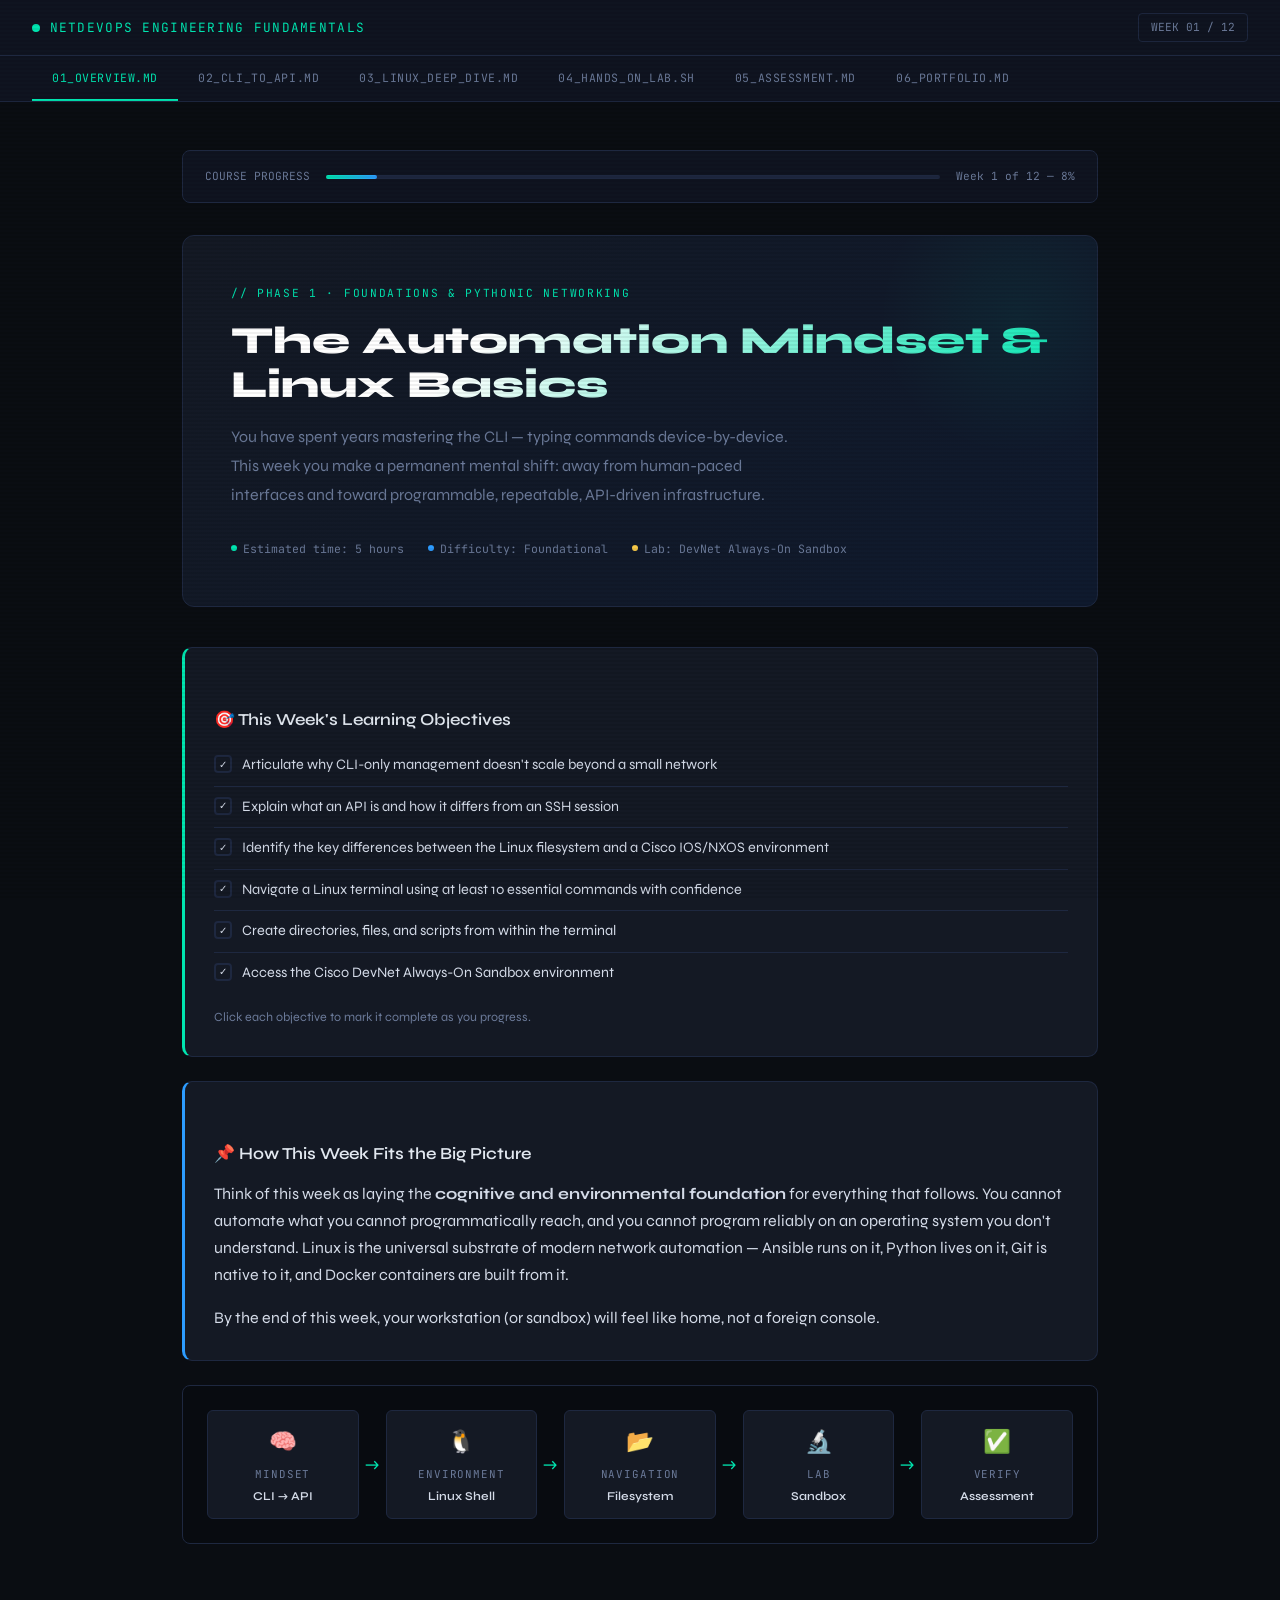
<file: network-automation-specialization/index.html>
<!DOCTYPE html>
<html lang="en">
<head>
<meta charset="UTF-8">
<meta name="viewport" content="width=device-width, initial-scale=1.0">
<title>Week 1 — The Automation Mindset & Linux Basics | NetDevOps</title>
<link href="https://fonts.googleapis.com/css2?family=JetBrains+Mono:wght@300;400;600;700&family=Syne:wght@400;600;700;800&display=swap" rel="stylesheet">
<style>
  :root {
    --bg:        #0a0d12;
    --surface:   #0f1420;
    --card:      #141924;
    --border:    #1e2840;
    --accent:    #00e5b0;
    --accent2:   #2d9cff;
    --accent3:   #f7c948;
    --danger:    #ff5f6d;
    --text:      #d4dbe8;
    --muted:     #6b7a99;
    --code-bg:   #080b10;
    --mono:      'JetBrains Mono', monospace;
    --sans:      'Syne', sans-serif;
  }

  * { box-sizing: border-box; margin: 0; padding: 0; }

  body {
    background: var(--bg);
    color: var(--text);
    font-family: var(--sans);
    font-size: 16px;
    line-height: 1.7;
    overflow-x: hidden;
  }

  /* ── SCANLINE OVERLAY ── */
  body::before {
    content: '';
    position: fixed; inset: 0;
    background: repeating-linear-gradient(
      0deg,
      transparent,
      transparent 2px,
      rgba(0,0,0,0.06) 2px,
      rgba(0,0,0,0.06) 4px
    );
    pointer-events: none;
    z-index: 1000;
  }

  /* ── HEADER ── */
  header {
    background: var(--surface);
    border-bottom: 1px solid var(--border);
    padding: 0 2rem;
    position: sticky; top: 0; z-index: 100;
    display: flex; align-items: center; justify-content: space-between;
    height: 56px;
  }
  .logo {
    font-family: var(--mono);
    font-size: 0.8rem;
    color: var(--accent);
    letter-spacing: 0.1em;
    display: flex; align-items: center; gap: 0.6rem;
  }
  .logo-dot { width: 8px; height: 8px; background: var(--accent); border-radius: 50%; animation: blink 1.4s infinite; }
  @keyframes blink { 0%,100%{opacity:1} 50%{opacity:0.2} }
  .week-badge {
    font-family: var(--mono);
    font-size: 0.7rem;
    color: var(--muted);
    border: 1px solid var(--border);
    padding: 4px 12px;
    border-radius: 4px;
  }

  /* ── NAV TABS ── */
  nav {
    background: var(--surface);
    border-bottom: 1px solid var(--border);
    display: flex; overflow-x: auto;
    padding: 0 2rem;
    scrollbar-width: none;
  }
  nav::-webkit-scrollbar { display: none; }
  .nav-tab {
    font-family: var(--mono);
    font-size: 0.72rem;
    letter-spacing: 0.05em;
    color: var(--muted);
    padding: 14px 20px;
    cursor: pointer;
    border-bottom: 2px solid transparent;
    transition: all 0.2s;
    white-space: nowrap;
    background: none; border-top: none; border-left: none; border-right: none;
    text-transform: uppercase;
  }
  .nav-tab:hover { color: var(--text); }
  .nav-tab.active { color: var(--accent); border-bottom-color: var(--accent); }

  /* ── MAIN LAYOUT ── */
  main { max-width: 980px; margin: 0 auto; padding: 3rem 2rem 6rem; }

  /* ── SECTIONS ── */
  .section { display: none; animation: fadeIn 0.3s ease; }
  .section.active { display: block; }
  @keyframes fadeIn { from{opacity:0;transform:translateY(8px)} to{opacity:1;transform:none} }

  /* ── HERO ── */
  .hero {
    border: 1px solid var(--border);
    border-radius: 12px;
    padding: 3rem;
    margin-bottom: 2.5rem;
    background: linear-gradient(135deg, var(--card) 0%, #0f1a2e 100%);
    position: relative; overflow: hidden;
  }
  .hero::before {
    content: '';
    position: absolute; top: -60px; right: -60px;
    width: 280px; height: 280px;
    background: radial-gradient(circle, rgba(0,229,176,0.06) 0%, transparent 70%);
    border-radius: 50%;
  }
  .hero-tag {
    font-family: var(--mono);
    font-size: 0.7rem;
    color: var(--accent);
    letter-spacing: 0.15em;
    text-transform: uppercase;
    margin-bottom: 1rem;
  }
  .hero h1 {
    font-size: 2.4rem;
    font-weight: 800;
    line-height: 1.15;
    margin-bottom: 1rem;
    background: linear-gradient(135deg, #ffffff 30%, var(--accent));
    -webkit-background-clip: text;
    -webkit-text-fill-color: transparent;
    background-clip: text;
  }
  .hero p { color: var(--muted); max-width: 580px; line-height: 1.8; }
  .meta-row {
    display: flex; flex-wrap: wrap; gap: 1.5rem;
    margin-top: 1.8rem;
    font-family: var(--mono); font-size: 0.72rem; color: var(--muted);
  }
  .meta-item { display: flex; align-items: center; gap: 6px; }
  .meta-dot { width: 6px; height: 6px; border-radius: 50%; background: var(--accent); }

  /* ── SECTION TITLES ── */
  h2 {
    font-size: 1.5rem;
    font-weight: 700;
    margin-bottom: 1.2rem;
    display: flex; align-items: center; gap: 0.75rem;
  }
  h2 .tag {
    font-family: var(--mono);
    font-size: 0.65rem;
    color: var(--accent);
    border: 1px solid var(--accent);
    padding: 2px 8px;
    border-radius: 4px;
    letter-spacing: 0.1em;
  }
  h3 { font-size: 1.05rem; font-weight: 600; margin: 1.8rem 0 0.7rem; color: #e2e8f0; }

  p { margin-bottom: 1rem; color: var(--text); }

  /* ── CARD ── */
  .card {
    background: var(--card);
    border: 1px solid var(--border);
    border-radius: 10px;
    padding: 1.8rem;
    margin-bottom: 1.5rem;
  }
  .card-accent { border-left: 3px solid var(--accent); }
  .card-blue   { border-left: 3px solid var(--accent2); }
  .card-yellow { border-left: 3px solid var(--accent3); }
  .card-red    { border-left: 3px solid var(--danger); }

  /* ── COMPARISON TABLE ── */
  .compare-grid {
    display: grid; grid-template-columns: 1fr 1fr;
    gap: 1rem; margin: 1.5rem 0;
  }
  .compare-col { border-radius: 8px; overflow: hidden; }
  .compare-col.old { border: 1px solid #2a1e2e; background: #12101a; }
  .compare-col.new { border: 1px solid #0d2a20; background: #0a1a14; }
  .compare-head {
    padding: 10px 16px;
    font-family: var(--mono);
    font-size: 0.72rem;
    letter-spacing: 0.1em;
    font-weight: 600;
    text-transform: uppercase;
  }
  .compare-col.old .compare-head { background: rgba(255,95,109,0.12); color: var(--danger); }
  .compare-col.new .compare-head { background: rgba(0,229,176,0.1); color: var(--accent); }
  .compare-body { padding: 14px 16px; }
  .compare-body li {
    font-family: var(--mono);
    font-size: 0.78rem;
    color: var(--muted);
    list-style: none;
    padding: 5px 0;
    border-bottom: 1px solid var(--border);
    display: flex; align-items: center; gap: 8px;
  }
  .compare-body li:last-child { border-bottom: none; }
  .compare-col.old .compare-body li::before { content: '✗'; color: var(--danger); }
  .compare-col.new .compare-body li::before { content: '✓'; color: var(--accent); }

  /* ── PIPELINE DIAGRAM ── */
  .pipeline {
    display: flex; align-items: center; flex-wrap: wrap;
    gap: 0; margin: 1.5rem 0;
    background: var(--code-bg);
    border: 1px solid var(--border);
    border-radius: 8px;
    padding: 1.5rem;
  }
  .pipe-step {
    background: var(--card);
    border: 1px solid var(--border);
    border-radius: 6px;
    padding: 12px 16px;
    text-align: center;
    flex: 1; min-width: 110px;
  }
  .pipe-step .icon { font-size: 1.4rem; display: block; margin-bottom: 4px; }
  .pipe-step .label { font-family: var(--mono); font-size: 0.68rem; color: var(--muted); text-transform: uppercase; letter-spacing: 0.08em; }
  .pipe-step .sublabel { font-size: 0.75rem; color: var(--text); font-weight: 600; margin-top: 2px; }
  .pipe-arrow {
    color: var(--accent);
    font-size: 1.1rem;
    padding: 0 6px;
    flex-shrink: 0;
  }

  /* ── CODE BLOCKS ── */
  .terminal {
    background: var(--code-bg);
    border: 1px solid var(--border);
    border-radius: 10px;
    overflow: hidden;
    margin: 1.2rem 0;
    font-family: var(--mono);
  }
  .terminal-bar {
    background: #12151e;
    padding: 9px 14px;
    display: flex; align-items: center; gap: 7px;
    border-bottom: 1px solid var(--border);
  }
  .t-dot { width: 11px; height: 11px; border-radius: 50%; }
  .t-dot.r { background: #ff5f57; }
  .t-dot.y { background: #febc2e; }
  .t-dot.g { background: #28c840; }
  .t-title { font-size: 0.7rem; color: var(--muted); margin-left: 8px; letter-spacing: 0.05em; }
  .terminal-body { padding: 1.2rem 1.4rem; font-size: 0.82rem; line-height: 1.9; overflow-x: auto; }
  .t-prompt { color: var(--accent); }
  .t-cmd    { color: #e2e8f0; }
  .t-out    { color: var(--muted); }
  .t-comment{ color: #3a5080; font-style: italic; }
  .t-todo   { color: var(--accent3); font-weight: 600; }
  .t-string { color: #a8e6cf; }
  .t-keyword{ color: #7db9e8; }
  .t-path   { color: var(--accent2); }
  .t-error  { color: var(--danger); }

  /* ── INFO BOX ── */
  .info-box {
    border-radius: 8px;
    padding: 1rem 1.2rem;
    margin: 1rem 0;
    display: flex; gap: 1rem; align-items: flex-start;
  }
  .info-box.tip   { background: rgba(0,229,176,0.06); border: 1px solid rgba(0,229,176,0.2); }
  .info-box.warn  { background: rgba(247,201,72,0.06); border: 1px solid rgba(247,201,72,0.2); }
  .info-box.note  { background: rgba(45,156,255,0.06); border: 1px solid rgba(45,156,255,0.2); }
  .info-box .icon { font-size: 1.1rem; padding-top: 2px; flex-shrink: 0; }
  .info-box p { margin: 0; font-size: 0.88rem; color: var(--text); }
  .info-box strong { color: #fff; }

  /* ── FILE TREE ── */
  .file-tree {
    background: var(--code-bg);
    border: 1px solid var(--border);
    border-radius: 8px;
    padding: 1.2rem 1.4rem;
    font-family: var(--mono);
    font-size: 0.8rem;
    line-height: 2;
  }
  .ft-dir   { color: var(--accent2); font-weight: 600; }
  .ft-file  { color: var(--muted); }
  .ft-note  { color: #3a5080; font-style: italic; }

  /* ── QUIZ ── */
  .quiz-item {
    background: var(--card);
    border: 1px solid var(--border);
    border-radius: 10px;
    padding: 1.8rem;
    margin-bottom: 1.5rem;
    position: relative;
  }
  .quiz-num {
    font-family: var(--mono);
    font-size: 0.68rem;
    color: var(--accent);
    letter-spacing: 0.15em;
    text-transform: uppercase;
    margin-bottom: 0.6rem;
  }
  .quiz-q { font-size: 1rem; font-weight: 600; margin-bottom: 1.2rem; color: #e8edf5; }
  .quiz-options { display: flex; flex-direction: column; gap: 0.6rem; }
  .quiz-opt {
    display: flex; align-items: flex-start; gap: 12px;
    background: var(--surface);
    border: 1px solid var(--border);
    border-radius: 7px;
    padding: 12px 14px;
    cursor: pointer;
    transition: all 0.18s;
    font-size: 0.88rem;
  }
  .quiz-opt:hover { border-color: var(--accent); background: rgba(0,229,176,0.04); }
  .quiz-opt.correct { border-color: var(--accent); background: rgba(0,229,176,0.08); }
  .quiz-opt.wrong   { border-color: var(--danger); background: rgba(255,95,109,0.06); }
  .opt-letter {
    font-family: var(--mono);
    font-size: 0.72rem;
    color: var(--muted);
    width: 22px; height: 22px;
    border: 1px solid var(--border);
    border-radius: 4px;
    display: flex; align-items: center; justify-content: center;
    flex-shrink: 0;
    margin-top: 1px;
  }
  .quiz-opt.correct .opt-letter { border-color: var(--accent); color: var(--accent); }
  .quiz-opt.wrong   .opt-letter { border-color: var(--danger); color: var(--danger); }
  .quiz-explanation {
    display: none;
    margin-top: 1rem;
    padding: 0.8rem 1rem;
    background: rgba(0,229,176,0.06);
    border: 1px solid rgba(0,229,176,0.15);
    border-radius: 6px;
    font-size: 0.84rem; color: var(--text);
  }
  .quiz-explanation.visible { display: block; }

  /* ── CHECKLIST ── */
  .checklist { list-style: none; }
  .checklist li {
    display: flex; align-items: flex-start; gap: 10px;
    padding: 8px 0;
    border-bottom: 1px solid var(--border);
    font-size: 0.9rem;
    cursor: pointer;
    transition: color 0.2s;
  }
  .checklist li:last-child { border-bottom: none; }
  .check-box {
    width: 18px; height: 18px;
    border: 2px solid var(--border);
    border-radius: 4px;
    flex-shrink: 0; margin-top: 2px;
    transition: all 0.2s;
    display: flex; align-items: center; justify-content: center;
    font-size: 0.65rem;
  }
  .checklist li.done .check-box { background: var(--accent); border-color: var(--accent); color: #000; }
  .checklist li.done { color: var(--muted); text-decoration: line-through; }

  /* ── PORTFOLIO ── */
  .portfolio-card {
    background: linear-gradient(135deg, #0a1a14, #0d2030);
    border: 1px solid rgba(0,229,176,0.2);
    border-radius: 12px;
    padding: 2rem;
    position: relative; overflow: hidden;
  }
  .portfolio-card::before {
    content: '';
    position: absolute; bottom: -40px; right: -40px;
    width: 180px; height: 180px;
    background: radial-gradient(circle, rgba(0,229,176,0.08) 0%, transparent 70%);
  }
  .portfolio-label {
    font-family: var(--mono);
    font-size: 0.68rem;
    color: var(--accent);
    letter-spacing: 0.15em;
    text-transform: uppercase;
    margin-bottom: 1rem;
    display: flex; align-items: center; gap: 8px;
  }
  .portfolio-text {
    font-size: 1rem;
    line-height: 1.8;
    color: #c8d8e8;
    font-style: italic;
    border-left: 3px solid var(--accent);
    padding-left: 1rem;
  }
  .copy-btn {
    margin-top: 1.2rem;
    font-family: var(--mono);
    font-size: 0.72rem;
    color: var(--accent);
    background: rgba(0,229,176,0.08);
    border: 1px solid rgba(0,229,176,0.3);
    padding: 8px 16px;
    border-radius: 6px;
    cursor: pointer;
    letter-spacing: 0.1em;
    transition: all 0.2s;
  }
  .copy-btn:hover { background: rgba(0,229,176,0.15); }

  /* ── LAB STEPS ── */
  .lab-step {
    display: flex; gap: 1rem;
    margin-bottom: 1.5rem;
    align-items: flex-start;
  }
  .step-num {
    width: 32px; height: 32px;
    background: rgba(0,229,176,0.1);
    border: 1px solid rgba(0,229,176,0.3);
    border-radius: 6px;
    font-family: var(--mono);
    font-size: 0.72rem;
    color: var(--accent);
    display: flex; align-items: center; justify-content: center;
    flex-shrink: 0; margin-top: 2px;
    font-weight: 700;
  }
  .step-content h4 { font-size: 0.95rem; font-weight: 700; margin-bottom: 0.4rem; color: #e8edf5; }
  .step-content p  { font-size: 0.87rem; margin-bottom: 0.5rem; }

  /* ── RESPONSIVE ── */
  @media (max-width: 640px) {
    .hero h1 { font-size: 1.7rem; }
    .compare-grid { grid-template-columns: 1fr; }
    .pipeline { flex-direction: column; }
    .pipe-arrow { transform: rotate(90deg); }
    main { padding: 2rem 1rem 4rem; }
  }

  /* ── PROGRESS BAR ── */
  .week-progress {
    background: var(--surface);
    border: 1px solid var(--border);
    border-radius: 8px;
    padding: 1rem 1.4rem;
    margin-bottom: 2rem;
    display: flex; align-items: center; gap: 1rem;
  }
  .week-progress span { font-family: var(--mono); font-size: 0.7rem; color: var(--muted); white-space: nowrap; }
  .prog-bar { flex: 1; height: 4px; background: var(--border); border-radius: 2px; }
  .prog-fill { height: 100%; width: 8.33%; background: linear-gradient(90deg, var(--accent), var(--accent2)); border-radius: 2px; }
</style>
</head>
<body>

<header>
  <div class="logo">
    <div class="logo-dot"></div>
    NETDEVOPS ENGINEERING FUNDAMENTALS
  </div>
  <div class="week-badge">WEEK 01 / 12</div>
</header>

<nav>
  <button class="nav-tab active" onclick="showSection('overview')">01_overview.md</button>
  <button class="nav-tab" onclick="showSection('concepts')">02_cli_to_api.md</button>
  <button class="nav-tab" onclick="showSection('linux')">03_linux_deep_dive.md</button>
  <button class="nav-tab" onclick="showSection('lab')">04_hands_on_lab.sh</button>
  <button class="nav-tab" onclick="showSection('quiz')">05_assessment.md</button>
  <button class="nav-tab" onclick="showSection('portfolio')">06_portfolio.md</button>
</nav>

<main>

  <!-- ══════════════════════════════════════════════════ -->
  <!-- SECTION: OVERVIEW                                  -->
  <!-- ══════════════════════════════════════════════════ -->
  <div class="section active" id="section-overview">

    <div class="week-progress">
      <span>COURSE PROGRESS</span>
      <div class="prog-bar"><div class="prog-fill"></div></div>
      <span>Week 1 of 12 — 8%</span>
    </div>

    <div class="hero">
      <div class="hero-tag">// Phase 1 · Foundations &amp; Pythonic Networking</div>
      <h1>The Automation Mindset &amp; Linux Basics</h1>
      <p>You have spent years mastering the CLI — typing commands device-by-device. This week you make a permanent mental shift: away from human-paced interfaces and toward programmable, repeatable, API-driven infrastructure.</p>
      <div class="meta-row">
        <div class="meta-item"><div class="meta-dot"></div>Estimated time: 5 hours</div>
        <div class="meta-item"><div class="meta-dot" style="background:var(--accent2)"></div>Difficulty: Foundational</div>
        <div class="meta-item"><div class="meta-dot" style="background:var(--accent3)"></div>Lab: DevNet Always-On Sandbox</div>
      </div>
    </div>

    <div class="card card-accent">
      <h3>🎯 This Week's Learning Objectives</h3>
      <ul class="checklist" id="objectives">
        <li onclick="toggleCheck(this)"><div class="check-box">✓</div>Articulate why CLI-only management doesn't scale beyond a small network</li>
        <li onclick="toggleCheck(this)"><div class="check-box">✓</div>Explain what an API is and how it differs from an SSH session</li>
        <li onclick="toggleCheck(this)"><div class="check-box">✓</div>Identify the key differences between the Linux filesystem and a Cisco IOS/NXOS environment</li>
        <li onclick="toggleCheck(this)"><div class="check-box">✓</div>Navigate a Linux terminal using at least 10 essential commands with confidence</li>
        <li onclick="toggleCheck(this)"><div class="check-box">✓</div>Create directories, files, and scripts from within the terminal</li>
        <li onclick="toggleCheck(this)"><div class="check-box">✓</div>Access the Cisco DevNet Always-On Sandbox environment</li>
      </ul>
      <p style="font-size:0.78rem;color:var(--muted);margin-top:0.8rem;margin-bottom:0;">Click each objective to mark it complete as you progress.</p>
    </div>

    <div class="card card-blue">
      <h3>📌 How This Week Fits the Big Picture</h3>
      <p>Think of this week as laying the <strong>cognitive and environmental foundation</strong> for everything that follows. You cannot automate what you cannot programmatically reach, and you cannot program reliably on an operating system you don't understand. Linux is the universal substrate of modern network automation — Ansible runs on it, Python lives on it, Git is native to it, and Docker containers are built from it.</p>
      <p style="margin-bottom:0">By the end of this week, your workstation (or sandbox) will feel like home, not a foreign console.</p>
    </div>

    <div class="pipeline">
      <div class="pipe-step"><span class="icon">🧠</span><div class="label">mindset</div><div class="sublabel">CLI → API</div></div>
      <div class="pipe-arrow">→</div>
      <div class="pipe-step"><span class="icon">🐧</span><div class="label">environment</div><div class="sublabel">Linux Shell</div></div>
      <div class="pipe-arrow">→</div>
      <div class="pipe-step"><span class="icon">📂</span><div class="label">navigation</div><div class="sublabel">Filesystem</div></div>
      <div class="pipe-arrow">→</div>
      <div class="pipe-step"><span class="icon">🔬</span><div class="label">lab</div><div class="sublabel">Sandbox</div></div>
      <div class="pipe-arrow">→</div>
      <div class="pipe-step"><span class="icon">✅</span><div class="label">verify</div><div class="sublabel">Assessment</div></div>
    </div>

  </div>

  <!-- ══════════════════════════════════════════════════ -->
  <!-- SECTION: CLI TO API                                -->
  <!-- ══════════════════════════════════════════════════ -->
  <div class="section" id="section-concepts">

    <h2>The Automation Mindset <span class="tag">CORE CONCEPTS</span></h2>

    <p>Every network engineer eventually hits the same wall. You are managing 80 switches, a configuration change is required on all of them, and you find yourself opening 80 separate PuTTY sessions. This is not a workflow problem — it is a <strong>paradigm problem</strong>. The CLI was designed for a human operator, not a computer. The automation mindset begins with a single, uncomfortable truth: <em>if a human has to be in the loop for a change to occur, it will never scale.</em></p>

    <h3>Why the CLI Was Never Meant to Scale</h3>

    <div class="compare-grid">
      <div class="compare-col old">
        <div class="compare-head">⛔ The Manual CLI Approach</div>
        <ul class="compare-body">
          <li>1 engineer × N devices = N<sup>2</sup> effort</li>
          <li>No diff / change tracking</li>
          <li>Human typo risk on every session</li>
          <li>Unstructured text output ("show run")</li>
          <li>Hours-long maintenance windows</li>
          <li>State is invisible until you SSH in</li>
        </ul>
      </div>
      <div class="compare-col new">
        <div class="compare-head">✅ The API-Driven Approach</div>
        <ul class="compare-body">
          <li>1 script × N devices = constant effort</li>
          <li>Full change history in Git</li>
          <li>Idempotent — safe to run repeatedly</li>
          <li>Structured JSON/XML responses</li>
          <li>Changes deployed in seconds</li>
          <li>Operational state queryable programmatically</li>
        </ul>
      </div>
    </div>

    <h3>What Exactly Is an API? (The Network-Centric Definition)</h3>
    <p>An <strong>API (Application Programming Interface)</strong> is a formally defined contract between a software consumer and a software provider. When applied to a network device, it means: instead of you typing <code style="font-family:var(--mono);color:var(--accent);background:var(--code-bg);padding:1px 5px;border-radius:3px">show ip interface brief</code> and reading green text on a black screen, <em>your Python script sends a structured request</em> and receives a structured, machine-readable response.</p>

    <div class="card card-accent">
      <h3>🔬 The Analogy That Makes It Click</h3>
      <p>Think of a traditional restaurant with a rude, slow waiter (the CLI). You must speak in a specific dialect, wait for the waiter to be available, read handwritten scrawl back, and re-interpret it yourself. Now imagine a restaurant with a touchscreen kiosk (the API). You send a formally structured order (HTTP request), the kitchen processes it, and you receive a perfectly formatted receipt (JSON response) — no ambiguity, no interpretation, fully automatable.</p>
      <p style="margin-bottom:0">The CLI is the waiter. The API is the kiosk. Both get food to the table — but only one can serve an infinite number of customers simultaneously.</p>
    </div>

    <h3>The Three Generations of Network Management</h3>

    <div class="terminal">
      <div class="terminal-bar"><div class="t-dot r"></div><div class="t-dot y"></div><div class="t-dot g"></div><div class="t-title">evolution_of_netmgmt.txt</div></div>
      <div class="terminal-body">
<span class="t-comment"># ── GENERATION 1: Manual CLI (1990s–2010s) ─────────────────────</span><br>
<span class="t-out">  Tool    : Telnet / SSH (PuTTY, SecureCRT)</span><br>
<span class="t-out">  Protocol: No protocol — raw terminal stream</span><br>
<span class="t-out">  Output  : Unstructured text (requires human parsing)</span><br>
<span class="t-out">  Scale   : 1–50 devices (human limit)</span><br>
<br>
<span class="t-comment"># ── GENERATION 2: SNMP & Screen-Scraping (2000s–2015s) ─────────</span><br>
<span class="t-out">  Tool    : Expect scripts, Netmiko, SNMP managers</span><br>
<span class="t-out">  Protocol: SNMP (UDP) for polling, SSH for config</span><br>
<span class="t-out">  Output  : OID trees (SNMP) / scraped text (SSH)</span><br>
<span class="t-out">  Scale   : 50–200 devices (fragile, brittle)</span><br>
<br>
<span class="t-comment"># ── GENERATION 3: API-Driven / Model-Driven (2015–Present) ──────</span><br>
<span class="t-out">  Tool    : REST APIs, NETCONF, RESTCONF, gRPC</span><br>
<span class="t-out">  Protocol: HTTP/HTTPS (REST), SSH (NETCONF)</span><br>
<span class="t-out">  Output  : Structured JSON / XML / YANG-validated data</span><br>
<span class="t-string">  Scale   : Unlimited (idempotent, version-controlled)</span><br>
<br>
<span class="t-comment"># ──  YOU ARE HERE ── entering Generation 3 ──────────────────────</span>
      </div>
    </div>

    <h3>REST APIs: The Language of Modern Network Automation</h3>
    <p>A <strong>REST API (Representational State Transfer)</strong> communicates via standard HTTP verbs. As a networker, you already understand the concept — you just use different vocabulary:</p>

    <div class="card">
      <table style="width:100%;border-collapse:collapse;font-family:var(--mono);font-size:0.82rem;">
        <thead>
          <tr>
            <th style="text-align:left;padding:8px 12px;color:var(--accent);border-bottom:1px solid var(--border)">HTTP Verb</th>
            <th style="text-align:left;padding:8px 12px;color:var(--accent);border-bottom:1px solid var(--border)">Network Equivalent</th>
            <th style="text-align:left;padding:8px 12px;color:var(--accent);border-bottom:1px solid var(--border)">What It Does</th>
          </tr>
        </thead>
        <tbody>
          <tr><td style="padding:8px 12px;color:var(--accent2);border-bottom:1px solid var(--border)">GET</td><td style="padding:8px 12px;color:var(--muted);border-bottom:1px solid var(--border)">show running-config</td><td style="padding:8px 12px;color:var(--text);border-bottom:1px solid var(--border)">Read / retrieve current state</td></tr>
          <tr><td style="padding:8px 12px;color:var(--accent);border-bottom:1px solid var(--border)">POST</td><td style="padding:8px 12px;color:var(--muted);border-bottom:1px solid var(--border)">configure terminal + new item</td><td style="padding:8px 12px;color:var(--text);border-bottom:1px solid var(--border)">Create a new resource</td></tr>
          <tr><td style="padding:8px 12px;color:var(--accent3);border-bottom:1px solid var(--border)">PUT / PATCH</td><td style="padding:8px 12px;color:var(--muted);border-bottom:1px solid var(--border)">interface config modification</td><td style="padding:8px 12px;color:var(--text);border-bottom:1px solid var(--border)">Update an existing resource</td></tr>
          <tr><td style="padding:8px 12px;color:var(--danger)">DELETE</td><td style="padding:8px 12px;color:var(--muted)">no interface / no ip route</td><td style="padding:8px 12px;color:var(--text)">Remove a resource</td></tr>
        </tbody>
      </table>
    </div>

    <div class="info-box tip">
      <div class="icon">💡</div>
      <p><strong>Key Insight:</strong> Every time a Python script or Ansible playbook "talks to" a Cisco, Juniper, or Arista device in a modern environment, it is almost certainly using one of these four HTTP verbs over an API. The device's operating system has been extended with an HTTP listener — a small web server — specifically to receive these requests. This is what makes automation possible at scale.</p>
    </div>

  </div>

  <!-- ══════════════════════════════════════════════════ -->
  <!-- SECTION: LINUX DEEP DIVE                           -->
  <!-- ══════════════════════════════════════════════════ -->
  <div class="section" id="section-linux">

    <h2>Linux: The Home of Automation <span class="tag">TECHNICAL DEEP DIVE</span></h2>

    <p>When people say "network automation," they almost invariably mean "running code on a Linux host." This is not a coincidence — it is an architectural truth. Python, Ansible, Git, Docker, Terraform, and virtually every automation tool in the NetDevOps stack was either <em>written for</em> Linux, <em>runs best on</em> Linux, or <em>is embedded within</em> Linux. Understanding why requires a brief look at the OS's design philosophy.</p>

    <h3>The Unix Philosophy: Small Tools That Compose</h3>

    <div class="card card-accent">
      <p>"<em>Write programs that do one thing and do it well. Write programs that work together. Write programs that handle text streams, because that is a universal interface.</em>"</p>
      <p style="font-family:var(--mono);font-size:0.78rem;color:var(--muted);margin-bottom:0">— Doug McIlroy, Bell Labs, 1978 · The principle behind every automation pipeline you will ever build.</p>
    </div>

    <p>This philosophy means that in Linux, you routinely chain commands together using the <code style="font-family:var(--mono);color:var(--accent);background:var(--code-bg);padding:1px 5px;border-radius:3px">|</code> (pipe) operator. Each small tool transforms data and passes it to the next — exactly how an automation pipeline works:</p>

    <div class="terminal">
      <div class="terminal-bar"><div class="t-dot r"></div><div class="t-dot y"></div><div class="t-dot g"></div><div class="t-title">linux_pipeline_example.sh</div></div>
      <div class="terminal-body">
<span class="t-comment"># Real-world example: Parse only BGP neighbor IPs from a config backup</span><br>
<span class="t-prompt">$ </span><span class="t-cmd">cat router_config.txt</span> <span class="t-keyword">|</span> <span class="t-cmd">grep "neighbor"</span> <span class="t-keyword">|</span> <span class="t-cmd">awk '{print $2}'</span> <span class="t-keyword">|</span> <span class="t-cmd">sort -u</span><br>
<span class="t-out">10.0.0.1</span><br>
<span class="t-out">10.0.0.2</span><br>
<span class="t-out">192.168.1.254</span><br>
<br>
<span class="t-comment"># Decomposed: cat (read) → grep (filter) → awk (transform) → sort (deduplicate)</span><br>
<span class="t-comment"># Each tool is <10KB. Together they replace a 200-line Excel macro.</span>
      </div>
    </div>

    <h3>Linux Filesystem vs. Cisco IOS: A Structural Comparison</h3>
    <p>If you have worked on Cisco devices, you understand a filesystem rooted in <code style="font-family:var(--mono);color:var(--accent);background:var(--code-bg);padding:1px 5px;border-radius:3px">flash:</code> or <code style="font-family:var(--mono);color:var(--accent);background:var(--code-bg);padding:1px 5px;border-radius:3px">bootflash:</code>. Linux uses a radically different, unified hierarchy. Everything — including hardware devices — is represented as a file.</p>

    <div class="compare-grid">
      <div class="compare-col old">
        <div class="compare-head">Cisco IOS Filesystem</div>
        <ul class="compare-body">
          <li>flash:/running-config</li>
          <li>flash:/startup-config</li>
          <li>flash:/c2900-universalk9.bin</li>
          <li>nvram:/startup-config</li>
          <li>No user home directory</li>
          <li>No package manager</li>
        </ul>
      </div>
      <div class="compare-col new">
        <div class="compare-head">Linux Filesystem (FHS)</div>
        <ul class="compare-body">
          <li>/etc/ — System configuration files</li>
          <li>/home/ — Per-user workspaces</li>
          <li>/usr/bin/ — Installed programs</li>
          <li>/var/log/ — Log files</li>
          <li>/tmp/ — Temporary files</li>
          <li>/dev/ — Hardware as files</li>
        </ul>
      </div>
    </div>

    <h3>The Linux Filesystem Hierarchy Standard (FHS)</h3>
    <p>Every Linux distribution follows a standard layout. As a NetDevOps engineer, these are the directories you will interact with most:</p>

    <div class="file-tree">
      <span class="ft-dir">/</span> &nbsp;&nbsp;&nbsp;&nbsp;&nbsp;&nbsp;&nbsp;&nbsp;&nbsp;&nbsp;&nbsp;&nbsp;&nbsp;&nbsp;&nbsp;&nbsp;&nbsp;&nbsp;&nbsp;&nbsp;&nbsp;&nbsp;&nbsp;&nbsp;<span class="ft-note"># Root of the entire system — like "C:\" on Windows</span><br>
      ├── <span class="ft-dir">etc/</span> &nbsp;&nbsp;&nbsp;&nbsp;&nbsp;&nbsp;&nbsp;&nbsp;&nbsp;&nbsp;&nbsp;&nbsp;&nbsp;&nbsp;&nbsp;&nbsp;&nbsp;&nbsp;&nbsp;<span class="ft-note"># System-wide configs (SSH, network, Ansible)</span><br>
      │&nbsp;&nbsp; ├── <span class="ft-file">hosts</span> &nbsp;&nbsp;&nbsp;&nbsp;&nbsp;&nbsp;&nbsp;&nbsp;&nbsp;&nbsp;&nbsp;&nbsp;&nbsp;<span class="ft-note"># Static DNS resolution (/etc/hosts)</span><br>
      │&nbsp;&nbsp; └── <span class="ft-file">ansible/</span> &nbsp;&nbsp;&nbsp;&nbsp;&nbsp;&nbsp;&nbsp;&nbsp;&nbsp;<span class="ft-note"># Global Ansible configuration (Week 6)</span><br>
      ├── <span class="ft-dir">home/</span> &nbsp;&nbsp;&nbsp;&nbsp;&nbsp;&nbsp;&nbsp;&nbsp;&nbsp;&nbsp;&nbsp;&nbsp;&nbsp;&nbsp;&nbsp;&nbsp;&nbsp;&nbsp;<span class="ft-note"># All user home directories live here</span><br>
      │&nbsp;&nbsp; └── <span class="ft-dir">netdevops/</span> &nbsp;&nbsp;&nbsp;&nbsp;&nbsp;&nbsp;&nbsp;<span class="ft-note"># YOUR workspace — scripts, playbooks, etc.</span><br>
      ├── <span class="ft-dir">usr/</span><br>
      │&nbsp;&nbsp; ├── <span class="ft-dir">bin/</span> &nbsp;&nbsp;&nbsp;&nbsp;&nbsp;&nbsp;&nbsp;&nbsp;&nbsp;&nbsp;&nbsp;&nbsp;&nbsp;&nbsp;&nbsp;<span class="ft-note"># User-level executables (python3, ansible, git)</span><br>
      │&nbsp;&nbsp; └── <span class="ft-dir">local/</span> &nbsp;&nbsp;&nbsp;&nbsp;&nbsp;&nbsp;&nbsp;&nbsp;&nbsp;&nbsp;&nbsp;&nbsp;<span class="ft-note"># Locally compiled/installed software</span><br>
      ├── <span class="ft-dir">var/</span><br>
      │&nbsp;&nbsp; └── <span class="ft-dir">log/</span> &nbsp;&nbsp;&nbsp;&nbsp;&nbsp;&nbsp;&nbsp;&nbsp;&nbsp;&nbsp;&nbsp;&nbsp;&nbsp;&nbsp;<span class="ft-note"># System and application logs — critical for debugging</span><br>
      ├── <span class="ft-dir">tmp/</span> &nbsp;&nbsp;&nbsp;&nbsp;&nbsp;&nbsp;&nbsp;&nbsp;&nbsp;&nbsp;&nbsp;&nbsp;&nbsp;&nbsp;&nbsp;&nbsp;&nbsp;&nbsp;&nbsp;<span class="ft-note"># Temporary files — wiped on reboot</span><br>
      └── <span class="ft-dir">dev/</span> &nbsp;&nbsp;&nbsp;&nbsp;&nbsp;&nbsp;&nbsp;&nbsp;&nbsp;&nbsp;&nbsp;&nbsp;&nbsp;&nbsp;&nbsp;&nbsp;&nbsp;&nbsp;&nbsp;<span class="ft-note"># Hardware devices represented as files</span>
    </div>

    <div class="info-box warn">
      <div class="icon">⚠️</div>
      <p><strong>The Networker's "Aha" Moment:</strong> In IOS, configuration is <em>stateful and immediate</em> — you type it and it's live. In Linux, configuration lives in <em>text files</em> inside <code style="font-family:var(--mono);background:rgba(247,201,72,0.1);padding:1px 5px;border-radius:3px">/etc/</code>. This is why infrastructure automation is so powerful — you <em>edit files programmatically</em> (with Ansible, Python, or Jinja2 templates) and then apply them. The entire configuration of a device can be stored, versioned, and deployed from Git.</p>
    </div>

    <h3>Essential Linux Commands for the Network Automator</h3>
    <p>Master these 15 commands first. They will appear in every lab, every script, and every Ansible task you write from Week 2 onward.</p>

    <div class="terminal">
      <div class="terminal-bar"><div class="t-dot r"></div><div class="t-dot y"></div><div class="t-dot g"></div><div class="t-title">essential_commands.sh</div></div>
      <div class="terminal-body">
<span class="t-comment"># ── NAVIGATION ──────────────────────────────────────────────────</span><br>
<span class="t-prompt">$ </span><span class="t-cmd">pwd</span> &nbsp;&nbsp;&nbsp;&nbsp;&nbsp;&nbsp;&nbsp;&nbsp;&nbsp;&nbsp;&nbsp;&nbsp;&nbsp;&nbsp;&nbsp;&nbsp;&nbsp;&nbsp;<span class="t-comment"># Print Working Directory — "where am I right now?"</span><br>
<span class="t-out">/home/netdevops</span><br><br>
<span class="t-prompt">$ </span><span class="t-cmd">ls -la</span> &nbsp;&nbsp;&nbsp;&nbsp;&nbsp;&nbsp;&nbsp;&nbsp;&nbsp;&nbsp;&nbsp;&nbsp;&nbsp;&nbsp;&nbsp;<span class="t-comment"># List ALL files (including hidden) with permissions</span><br>
<span class="t-out">drwxr-xr-x  netdevops  scripts/</span><br>
<span class="t-out">-rw-r--r--  netdevops  inventory.yaml</span><br><br>
<span class="t-prompt">$ </span><span class="t-cmd">cd /home/netdevops/scripts</span> &nbsp;<span class="t-comment"># Change Directory (absolute path)</span><br>
<span class="t-prompt">$ </span><span class="t-cmd">cd ..</span> &nbsp;&nbsp;&nbsp;&nbsp;&nbsp;&nbsp;&nbsp;&nbsp;&nbsp;&nbsp;&nbsp;&nbsp;&nbsp;&nbsp;&nbsp;&nbsp;<span class="t-comment"># Go up one directory level</span><br>
<span class="t-prompt">$ </span><span class="t-cmd">cd ~</span> &nbsp;&nbsp;&nbsp;&nbsp;&nbsp;&nbsp;&nbsp;&nbsp;&nbsp;&nbsp;&nbsp;&nbsp;&nbsp;&nbsp;&nbsp;&nbsp;&nbsp;<span class="t-comment"># Return to your home directory (shortcut)</span><br>
<br>
<span class="t-comment"># ── FILE OPERATIONS ─────────────────────────────────────────────</span><br>
<span class="t-prompt">$ </span><span class="t-cmd">mkdir -p projects/week1</span> &nbsp;&nbsp;<span class="t-comment"># Make directory + parent dirs if needed</span><br>
<span class="t-prompt">$ </span><span class="t-cmd">touch notes.txt</span> &nbsp;&nbsp;&nbsp;&nbsp;&nbsp;&nbsp;&nbsp;&nbsp;&nbsp;<span class="t-comment"># Create an empty file</span><br>
<span class="t-prompt">$ </span><span class="t-cmd">cp notes.txt backup.txt</span> &nbsp;&nbsp;<span class="t-comment"># Copy a file</span><br>
<span class="t-prompt">$ </span><span class="t-cmd">mv backup.txt archive/</span> &nbsp;&nbsp;&nbsp;<span class="t-comment"># Move / rename a file</span><br>
<span class="t-prompt">$ </span><span class="t-cmd">rm -rf old_configs/</span> &nbsp;&nbsp;&nbsp;&nbsp;&nbsp;<span class="t-comment"># DANGER: Remove dir recursively — no recycle bin!</span><br>
<br>
<span class="t-comment"># ── READING FILES ───────────────────────────────────────────────</span><br>
<span class="t-prompt">$ </span><span class="t-cmd">cat router_config.txt</span> &nbsp;&nbsp;&nbsp;<span class="t-comment"># Print entire file to screen</span><br>
<span class="t-prompt">$ </span><span class="t-cmd">less router_config.txt</span> &nbsp;&nbsp;&nbsp;<span class="t-comment"># Page through a file (q to quit)</span><br>
<span class="t-prompt">$ </span><span class="t-cmd">grep "interface" config.txt</span><span class="t-comment"># Search for pattern in a file</span><br>
<br>
<span class="t-comment"># ── PERMISSIONS (critical for scripts!) ─────────────────────────</span><br>
<span class="t-prompt">$ </span><span class="t-cmd">chmod +x my_script.sh</span> &nbsp;&nbsp;&nbsp;<span class="t-comment"># Make a script executable</span><br>
<span class="t-prompt">$ </span><span class="t-cmd">./my_script.sh</span> &nbsp;&nbsp;&nbsp;&nbsp;&nbsp;&nbsp;&nbsp;&nbsp;&nbsp;&nbsp;<span class="t-comment"># Execute the script from current directory</span><br>
<br>
<span class="t-comment"># ── NETWORKING UTILS (familiar territory!) ──────────────────────</span><br>
<span class="t-prompt">$ </span><span class="t-cmd">ping -c 4 8.8.8.8</span> &nbsp;&nbsp;&nbsp;&nbsp;&nbsp;&nbsp;&nbsp;<span class="t-comment"># Send exactly 4 ICMP packets</span><br>
<span class="t-prompt">$ </span><span class="t-cmd">ip addr show</span> &nbsp;&nbsp;&nbsp;&nbsp;&nbsp;&nbsp;&nbsp;&nbsp;&nbsp;&nbsp;&nbsp;&nbsp;<span class="t-comment"># Show interface IPs (modern replacement for ifconfig)</span><br>
<span class="t-prompt">$ </span><span class="t-cmd">curl -s https://api.ipify.org</span> <span class="t-comment"># Make an HTTP GET request — your first API call!</span>
      </div>
    </div>

    <div class="info-box note">
      <div class="icon">📘</div>
      <p><strong>Pro Tip — The man Pages:</strong> Every command has built-in documentation. Type <code style="font-family:var(--mono);background:rgba(45,156,255,0.1);padding:1px 5px;border-radius:3px">man ls</code>, <code style="font-family:var(--mono);background:rgba(45,156,255,0.1);padding:1px 5px;border-radius:3px">man grep</code>, or <code style="font-family:var(--mono);background:rgba(45,156,255,0.1);padding:1px 5px;border-radius:3px">man curl</code> to read the manual for any command. Think of it as <code style="font-family:var(--mono)">?</code> in Cisco IOS — but comprehensive. Press <strong>q</strong> to exit.</p>
    </div>

  </div>

  <!-- ══════════════════════════════════════════════════ -->
  <!-- SECTION: HANDS-ON LAB                              -->
  <!-- ══════════════════════════════════════════════════ -->
  <div class="section" id="section-lab">

    <h2>Hands-On Lab <span class="tag">LAB GUIDE</span></h2>

    <div class="card card-yellow">
      <h3>🌐 Step 0 — Accessing Your Lab Environment (DevNet Sandbox)</h3>
      <p>You will use the <strong>Cisco DevNet "IOS XE on CSR Latest Code" Always-On Sandbox</strong>. This is a free, no-reservation-required sandbox that provides a Linux-accessible environment.</p>

      <div class="lab-step" style="margin-top:1rem">
        <div class="step-num">1</div>
        <div class="step-content">
          <h4>Create Your Free DevNet Account</h4>
          <p>Navigate to <strong>developer.cisco.com</strong> and create a free Cisco DevNet account. This is your permanent access to all Cisco sandboxes, documentation, and learning labs.</p>
        </div>
      </div>

      <div class="lab-step">
        <div class="step-num">2</div>
        <div class="step-content">
          <h4>Navigate to Sandbox Catalog</h4>
          <p>Go to <strong>devnetsandbox.cisco.com</strong> → Click <em>"Explore"</em> → Search for <strong>"IOS XE Always On"</strong>. You should see the always-on sandbox with no reservation timer.</p>
        </div>
      </div>

      <div class="lab-step">
        <div class="step-num">3</div>
        <div class="step-content">
          <h4>Alternative: Use Your Own Linux Environment</h4>
          <p>If you prefer, install <strong>Ubuntu 22.04 LTS</strong> via WSL2 on Windows (<code style="font-family:var(--mono);color:var(--accent3)">wsl --install -d Ubuntu</code> in PowerShell as Admin), or use an Ubuntu VM via VirtualBox. This is the recommended long-term setup.</p>
        </div>
      </div>

      <div class="info-box note" style="margin-top:0.5rem">
        <div class="icon">📘</div>
        <p><strong>Recommended for this week:</strong> WSL2 (Windows Subsystem for Linux) with Ubuntu is the fastest setup for Windows users and will serve you throughout all 12 weeks. macOS users already have a Unix-based terminal available natively via Terminal.app.</p>
      </div>
    </div>

    <h3>Lab Objectives</h3>
    <ul style="margin-left:1.2rem;margin-bottom:1.5rem;color:var(--text)">
      <li style="padding:5px 0">Build a structured project directory for your 12-week course</li>
      <li style="padding:5px 0">Practice the 15 essential navigation and file commands</li>
      <li style="padding:5px 0">Write and execute your first shell script</li>
      <li style="padding:5px 0">Use <code style="font-family:var(--mono);color:var(--accent);background:var(--code-bg);padding:1px 5px;border-radius:3px">curl</code> to make your very first API call from the terminal</li>
    </ul>

    <h3>📋 Starter Script — Complete the TODOs</h3>
    <p>Copy the script below into a file called <code style="font-family:var(--mono);color:var(--accent);background:var(--code-bg);padding:1px 5px;border-radius:3px">week1_lab.sh</code> on your Linux system. Fill in each <code style="font-family:var(--mono);color:var(--accent3);background:var(--code-bg);padding:1px 5px;border-radius:3px"># TODO</code> section with the correct command. The expected output is shown as a comment after each block.</p>

    <div class="terminal">
      <div class="terminal-bar"><div class="t-dot r"></div><div class="t-dot y"></div><div class="t-dot g"></div><div class="t-title">week1_lab.sh — STARTER SCRIPT (fill in the TODOs)</div></div>
      <div class="terminal-body">
<span class="t-string">#!/bin/bash</span><br>
<span class="t-comment">##############################################################</span><br>
<span class="t-comment"># NetDevOps Fundamentals — Week 1 Lab Script</span><br>
<span class="t-comment"># Author   : [YOUR NAME]</span><br>
<span class="t-comment"># Purpose  : Practice Linux navigation and file operations</span><br>
<span class="t-comment">##############################################################</span><br>
<br>
<span class="t-keyword">echo</span> <span class="t-string">"======================================================"</span><br>
<span class="t-keyword">echo</span> <span class="t-string">"  NetDevOps Week 1 — Linux Fundamentals Lab"</span><br>
<span class="t-keyword">echo</span> <span class="t-string">"======================================================"</span><br>
<br>
<span class="t-comment"># ── SECTION 1: ENVIRONMENT CHECK ──────────────────────────────</span><br>
<span class="t-keyword">echo</span> <span class="t-string">""</span><br>
<span class="t-keyword">echo</span> <span class="t-string">"[1] Checking your environment..."</span><br>
<br>
<span class="t-comment"># TODO: Print the current username using the 'whoami' command</span><br>
<span class="t-todo"># TODO: whoami</span><br>
<br>
<span class="t-comment"># TODO: Print the current working directory</span><br>
<span class="t-todo"># TODO: _________</span><br>
<br>
<span class="t-comment"># TODO: Print the Linux kernel version (hint: try 'uname -r')</span><br>
<span class="t-todo"># TODO: _________</span><br>
<br>
<br>
<span class="t-comment"># ── SECTION 2: BUILD PROJECT STRUCTURE ────────────────────────</span><br>
<span class="t-keyword">echo</span> <span class="t-string">""</span><br>
<span class="t-keyword">echo</span> <span class="t-string">"[2] Creating course project directories..."</span><br>
<br>
<span class="t-comment"># TODO: Create the full directory tree below in ONE command</span><br>
<span class="t-comment">#       ~/netdevops-course/week01/scripts</span><br>
<span class="t-comment">#       ~/netdevops-course/week01/notes</span><br>
<span class="t-comment">#       ~/netdevops-course/week01/configs</span><br>
<span class="t-comment"># Hint  : mkdir -p can create multiple directories at once</span><br>
<span class="t-todo"># TODO: mkdir -p ~/netdevops-course/week01/{______,______,______}</span><br>
<br>
<span class="t-keyword">echo</span> <span class="t-string">"  Directory tree created!"</span><br>
<br>
<br>
<span class="t-comment"># ── SECTION 3: CREATE YOUR FIRST FILES ────────────────────────</span><br>
<span class="t-keyword">echo</span> <span class="t-string">""</span><br>
<span class="t-keyword">echo</span> <span class="t-string">"[3] Generating lab files..."</span><br>
<br>
<span class="t-comment"># TODO: Change into the week01 directory</span><br>
<span class="t-todo"># TODO: cd ~/netdevops-course/______</span><br>
<br>
<span class="t-comment"># This command writes text into a file using redirection (&gt;)</span><br>
<span class="t-comment"># Study this — you will use this pattern constantly.</span><br>
<span class="t-keyword">echo</span> <span class="t-string">"Week 1: Automation Mindset + Linux Basics"</span> &gt; notes/week1_notes.txt<br>
<span class="t-keyword">echo</span> <span class="t-string">"Key commands: pwd, ls, cd, mkdir, touch, cat, grep, chmod"</span> &gt;&gt; notes/week1_notes.txt<br>
<br>
<span class="t-comment"># TODO: Display the contents of week1_notes.txt using 'cat'</span><br>
<span class="t-todo"># TODO: ________ notes/week1_notes.txt</span><br>
<br>
<br>
<span class="t-comment"># ── SECTION 4: SIMULATE A DEVICE INVENTORY FILE ───────────────</span><br>
<span class="t-keyword">echo</span> <span class="t-string">""</span><br>
<span class="t-keyword">echo</span> <span class="t-string">"[4] Creating a mock device inventory..."</span><br>
<br>
<span class="t-comment"># Create a CSV inventory file (exactly like you'll use in Week 3)</span><br>
cat &gt; configs/device_inventory.csv &lt;&lt; <span class="t-string">EOF</span><br>
hostname,ip_address,role,vendor<br>
core-sw-01,10.0.1.1,core,cisco<br>
core-sw-02,10.0.1.2,core,cisco<br>
dist-sw-01,10.0.2.1,distribution,cisco<br>
access-sw-01,10.0.3.1,access,cisco<br>
access-sw-02,10.0.3.2,access,arista<br>
<span class="t-string">EOF</span><br>
<br>
<span class="t-comment"># TODO: Use 'grep' to find only the CISCO devices in the inventory</span><br>
<span class="t-keyword">echo</span> <span class="t-string">"  Cisco devices in inventory:"</span><br>
<span class="t-todo"># TODO: grep "______" configs/device_inventory.csv</span><br>
<br>
<span class="t-comment"># TODO: Count how many total devices are in the inventory</span><br>
<span class="t-comment"># Hint: pipe 'cat' into 'wc -l' (word count — lines)</span><br>
<span class="t-keyword">echo</span> <span class="t-string">"  Total device count:"</span><br>
<span class="t-todo"># TODO: cat configs/device_inventory.csv | ________ -l</span><br>
<br>
<br>
<span class="t-comment"># ── SECTION 5: YOUR FIRST API CALL ────────────────────────────</span><br>
<span class="t-keyword">echo</span> <span class="t-string">""</span><br>
<span class="t-keyword">echo</span> <span class="t-string">"[5] Making your first API call with curl..."</span><br>
<br>
<span class="t-comment"># This is a real HTTP GET request to a public REST API</span><br>
<span class="t-comment"># It returns your public IP address as a JSON response</span><br>
<span class="t-keyword">echo</span> <span class="t-string">"  Your public IP (via REST API):"</span><br>
curl -s https://api.ipify.org?format=json<br>
<span class="t-keyword">echo</span> <span class="t-string">""</span><br>
<br>
<span class="t-comment"># TODO: Repeat the call above but pipe the output through</span><br>
<span class="t-comment">#       'python3 -m json.tool' to pretty-print the JSON</span><br>
<span class="t-keyword">echo</span> <span class="t-string">"  Pretty-printed JSON response:"</span><br>
<span class="t-todo"># TODO: curl -s https://api.ipify.org?format=json | ________________</span><br>
<br>
<br>
<span class="t-comment"># ── SECTION 6: VERIFY YOUR WORK ───────────────────────────────</span><br>
<span class="t-keyword">echo</span> <span class="t-string">""</span><br>
<span class="t-keyword">echo</span> <span class="t-string">"[6] Verifying directory structure..."</span><br>
<br>
<span class="t-comment"># TODO: Use 'find' to list all files under ~/netdevops-course</span><br>
<span class="t-comment"># Hint: find ~/netdevops-course -type f</span><br>
<span class="t-todo"># TODO: ________ ~/netdevops-course -type f</span><br>
<br>
<span class="t-keyword">echo</span> <span class="t-string">""</span><br>
<span class="t-keyword">echo</span> <span class="t-string">"======================================================"</span><br>
<span class="t-keyword">echo</span> <span class="t-string">"  Week 1 Lab Complete! Review your outputs above."</span><br>
<span class="t-keyword">echo</span> <span class="t-string">"======================================================"</span>
      </div>
    </div>

    <h3>Running Your Script</h3>

    <div class="terminal">
      <div class="terminal-bar"><div class="t-dot r"></div><div class="t-dot y"></div><div class="t-dot g"></div><div class="t-title">bash — running the lab</div></div>
      <div class="terminal-body">
<span class="t-comment"># 1. Create the file</span><br>
<span class="t-prompt">$ </span><span class="t-cmd">nano week1_lab.sh</span> &nbsp;&nbsp;&nbsp;<span class="t-comment"># Paste the script, fill in TODOs, Ctrl+X to save</span><br>
<br>
<span class="t-comment"># 2. Make it executable (CRITICAL STEP — scripts need execute permission)</span><br>
<span class="t-prompt">$ </span><span class="t-cmd">chmod +x week1_lab.sh</span><br>
<br>
<span class="t-comment"># 3. Run it</span><br>
<span class="t-prompt">$ </span><span class="t-cmd">./week1_lab.sh</span><br>
<span class="t-out">======================================================</span><br>
<span class="t-out">  NetDevOps Week 1 — Linux Fundamentals Lab</span><br>
<span class="t-out">======================================================</span><br>
<span class="t-out">[1] Checking your environment...</span><br>
<span class="t-out">netdevops</span><br>
<span class="t-out">/home/netdevops</span><br>
<span class="t-out">5.15.0-91-generic</span><br>
<span class="t-out">...</span><br>
<br>
<span class="t-comment"># If you see a 'Permission denied' error, you forgot step 2.</span><br>
<span class="t-comment"># If you see 'command not found', check your TODO answer for typos.</span>
      </div>
    </div>

    <div class="info-box tip">
      <div class="icon">💡</div>
      <p><strong>Stretch Goal:</strong> After completing the script, add a 7th section that uses <code style="font-family:var(--mono);background:rgba(0,229,176,0.08);padding:1px 5px;border-radius:3px">ping -c 3</code> to check reachability of three IP addresses from your inventory file (10.0.1.1, 10.0.1.2, 10.0.2.1) and writes "REACHABLE" or "UNREACHABLE" to a log file. This is the direct predecessor to the Week 3 project.</p>
    </div>

  </div>

  <!-- ══════════════════════════════════════════════════ -->
  <!-- SECTION: QUIZ                                      -->
  <!-- ══════════════════════════════════════════════════ -->
  <div class="section" id="section-quiz">

    <h2>Check for Understanding <span class="tag">ASSESSMENT</span></h2>
    <p>The following questions are written to mirror a professional <strong>NetDevOps Associate certification</strong> environment. Each question has one correct answer. Click an option to reveal the explanation after selecting.</p>

    <!-- Question 1 -->
    <div class="quiz-item">
      <div class="quiz-num">// Question 01 of 03 · Conceptual</div>
      <div class="quiz-q">A network engineer needs to retrieve the operational state of all BGP neighbors on 200 routers simultaneously and store the results in a structured format for automated analysis. Which approach is MOST appropriate for this use case?</div>
      <div class="quiz-options">
        <div class="quiz-opt" onclick="answerQ(this, false, 1)"><span class="opt-letter">A</span>SSH into each router sequentially using a Python loop with Paramiko and parse the output of <code style="font-family:var(--mono)">show bgp summary</code> using regular expressions.</div>
        <div class="quiz-opt" onclick="answerQ(this, true, 1)"><span class="opt-letter">B</span>Use a RESTCONF API call with an HTTP GET request to query the BGP operational state YANG model on all devices simultaneously, receiving structured JSON responses.</div>
        <div class="quiz-opt" onclick="answerQ(this, false, 1)"><span class="opt-letter">C</span>Configure SNMP v2c polling on all devices and use a MIB browser to collect BGP neighbor status OIDs.</div>
        <div class="quiz-opt" onclick="answerQ(this, false, 1)"><span class="opt-letter">D</span>Write an Expect script to automate SSH connections and extract neighbor state from CLI output using string matching.</div>
      </div>
      <div class="quiz-explanation" id="exp-1">
        ✅ <strong>B is correct.</strong> RESTCONF with a YANG-modeled data source provides structured JSON output natively — no parsing required. Options A and D are "Generation 2" screen-scraping approaches: functional but fragile, as any output format change breaks the parser. Option C (SNMP v2c) lacks the depth and writability of modern APIs, and MIB-based data is not JSON-structured. The key indicator in the question was "structured format for automated analysis" — this points directly to an API-based solution.
      </div>
    </div>

    <!-- Question 2 -->
    <div class="quiz-item">
      <div class="quiz-num">// Question 02 of 03 · Linux Practical</div>
      <div class="quiz-q">A NetDevOps engineer creates a Python automation script called <code style="font-family:var(--mono)">deploy_vlans.py</code> on a Linux host. When attempting to run it with <code style="font-family:var(--mono)">./deploy_vlans.py</code>, the system returns: <code style="font-family:var(--mono);color:var(--danger)">-bash: ./deploy_vlans.py: Permission denied</code>. What is the MOST LIKELY cause and the correct remediation?</div>
      <div class="quiz-options">
        <div class="quiz-opt" onclick="answerQ(this, false, 2)"><span class="opt-letter">A</span>The Python interpreter is not installed. Run <code style="font-family:var(--mono)">sudo apt install python3</code> to install it.</div>
        <div class="quiz-opt" onclick="answerQ(this, false, 2)"><span class="opt-letter">B</span>The file is in the wrong directory. Move it to <code style="font-family:var(--mono)">/usr/bin/</code> using <code style="font-family:var(--mono)">sudo mv deploy_vlans.py /usr/bin/</code>.</div>
        <div class="quiz-opt" onclick="answerQ(this, true, 2)"><span class="opt-letter">C</span>The file is missing the execute permission bit. Run <code style="font-family:var(--mono)">chmod +x deploy_vlans.py</code> to grant execute permission, then re-run.</div>
        <div class="quiz-opt" onclick="answerQ(this, false, 2)"><span class="opt-letter">D</span>The script must be run as root. Prefix the command with <code style="font-family:var(--mono)">sudo</code>.</div>
      </div>
      <div class="quiz-explanation" id="exp-2">
        ✅ <strong>C is correct.</strong> In Linux, newly created files do not have the execute bit set by default — this is a security feature. The <code style="font-family:var(--mono)">chmod +x</code> command adds the execute permission. You can verify the change by running <code style="font-family:var(--mono)">ls -la deploy_vlans.py</code> — the permissions should change from <code style="font-family:var(--mono)">-rw-r--r--</code> to <code style="font-family:var(--mono)">-rwxr-xr-x</code>. Option D (sudo) would only be needed if the script requires root-level access to system resources — unrelated to this error. Understanding file permissions is fundamental; they control every executable, every Ansible playbook, and every SSH key on your system.
      </div>
    </div>

    <!-- Question 3 -->
    <div class="quiz-item">
      <div class="quiz-num">// Question 03 of 03 · Architecture</div>
      <div class="quiz-q">Which Linux directory is the CORRECT location to store system-wide configuration files for an automation tool like Ansible that should apply to all users on the host? (Referencing the Filesystem Hierarchy Standard)</div>
      <div class="quiz-options">
        <div class="quiz-opt" onclick="answerQ(this, false, 3)"><span class="opt-letter">A</span><code style="font-family:var(--mono)">/tmp/</code> — Temporary files used by running processes</div>
        <div class="quiz-opt" onclick="answerQ(this, false, 3)"><span class="opt-letter">B</span><code style="font-family:var(--mono)">/home/user/.config/</code> — User-specific application configuration</div>
        <div class="quiz-opt" onclick="answerQ(this, true, 3)"><span class="opt-letter">C</span><code style="font-family:var(--mono)">/etc/</code> — System-wide editable configuration files for all users</div>
        <div class="quiz-opt" onclick="answerQ(this, false, 3)"><span class="opt-letter">D</span><code style="font-family:var(--mono)">/usr/bin/</code> — User-accessible system executable binaries</div>
      </div>
      <div class="quiz-explanation" id="exp-3">
        ✅ <strong>C is correct.</strong> Per the Filesystem Hierarchy Standard (FHS), <code style="font-family:var(--mono)">/etc/</code> is the designated location for host-specific system configuration. The global Ansible configuration file lives at <code style="font-family:var(--mono)">/etc/ansible/ansible.cfg</code>. Option A (<code style="font-family:var(--mono)">/tmp/</code>) is wiped on reboot — never store configuration there. Option B is correct for <em>user-specific</em> config but would not apply to all users. Option D (<code style="font-family:var(--mono)">/usr/bin/</code>) is for <em>executable programs</em>, not configuration files. Understanding the FHS is the difference between a clean, maintainable system and an "it works on my machine" disaster.
      </div>
    </div>

    <div class="card" style="text-align:center;margin-top:2rem">
      <p style="font-family:var(--mono);font-size:0.8rem;color:var(--muted);margin-bottom:0.5rem">SCORE THRESHOLD · Professional Standard</p>
      <p style="font-size:0.9rem;color:var(--text);margin-bottom:0">3/3 — Ready for Week 2 &nbsp;|&nbsp; 2/3 — Review flagged concepts &nbsp;|&nbsp; 1/3 — Re-read Core Concepts &amp; Deep Dive sections</p>
    </div>

  </div>

  <!-- ══════════════════════════════════════════════════ -->
  <!-- SECTION: PORTFOLIO                                 -->
  <!-- ══════════════════════════════════════════════════ -->
  <div class="section" id="section-portfolio">

    <h2>Portfolio Piece <span class="tag">LINKEDIN / GITHUB</span></h2>

    <p>The two-sentence statement below is calibrated for a professional audience. It is specific enough to be credible, outcome-focused enough to attract recruiters, and concise enough to work as a GitHub repository description or a LinkedIn "Featured" caption.</p>

    <div class="portfolio-card">
      <div class="portfolio-label">
        <svg width="14" height="14" viewBox="0 0 24 24" fill="currentColor"><path d="M12 0C5.37 0 0 5.37 0 12c0 5.31 3.435 9.795 8.205 11.385.6.105.825-.255.825-.57 0-.285-.015-1.23-.015-2.235-3.015.555-3.795-.735-4.035-1.41-.135-.345-.72-1.41-1.23-1.695-.42-.225-1.02-.78-.015-.795.945-.015 1.62.87 1.845 1.23 1.08 1.815 2.805 1.305 3.495.99.105-.78.42-1.305.765-1.605-2.67-.3-5.46-1.335-5.46-5.925 0-1.305.465-2.385 1.23-3.225-.12-.3-.54-1.53.12-3.18 0 0 1.005-.315 3.3 1.23.96-.27 1.98-.405 3-.405s2.04.135 3 .405c2.295-1.56 3.3-1.23 3.3-1.23.66 1.65.24 2.88.12 3.18.765.84 1.23 1.905 1.23 3.225 0 4.605-2.805 5.625-5.475 5.925.435.375.81 1.095.81 2.22 0 1.605-.015 2.895-.015 3.3 0 .315.225.69.825.57A12.02 12.02 0 0 0 24 12c0-6.63-5.37-12-12-12z"/></svg>
        GitHub / LinkedIn — Portfolio Description
      </div>
      <div class="portfolio-text">
        Completed Week 1 of a 12-week Network Automation Engineering specialization, establishing the foundational automation mindset by contrasting CLI-based device management with API-driven, model-driven infrastructure, and demonstrating the architectural advantages of REST APIs (HTTP GET/POST/PUT/DELETE) over traditional SSH sessions.
        Implemented core Linux proficiency on an Ubuntu environment — navigating the Filesystem Hierarchy Standard, authoring and executing a Bash automation script that provisions a structured project directory, parses a mock network device inventory using <code style="font-family:var(--mono);background:rgba(0,229,176,0.1);padding:1px 4px;border-radius:3px">grep</code>, and performs a live REST API call using <code style="font-family:var(--mono);background:rgba(0,229,176,0.1);padding:1px 4px;border-radius:3px">curl</code> — all from the terminal.
      </div>
      <button class="copy-btn" onclick="copyPortfolio(this)">⎘ COPY TO CLIPBOARD</button>
    </div>

    <h3 style="margin-top:2rem">Suggested GitHub Repository Structure</h3>
    <p>Commit your Week 1 work to a new public GitHub repository. Here is the recommended structure:</p>

    <div class="file-tree">
      <span class="ft-dir">netdevops-engineering-fundamentals/</span> &nbsp;&nbsp;&nbsp;&nbsp;&nbsp;<span class="ft-note"># Your repo name</span><br>
      ├── <span class="ft-file">README.md</span> &nbsp;&nbsp;&nbsp;&nbsp;&nbsp;&nbsp;&nbsp;&nbsp;&nbsp;&nbsp;&nbsp;&nbsp;&nbsp;&nbsp;&nbsp;&nbsp;&nbsp;&nbsp;&nbsp;&nbsp;&nbsp;&nbsp;&nbsp;&nbsp;&nbsp;<span class="ft-note"># Paste your portfolio statement here</span><br>
      └── <span class="ft-dir">week01-linux-basics/</span><br>
      &nbsp;&nbsp;&nbsp;&nbsp;├── <span class="ft-file">week1_lab.sh</span> &nbsp;&nbsp;&nbsp;&nbsp;&nbsp;&nbsp;&nbsp;&nbsp;&nbsp;&nbsp;&nbsp;&nbsp;&nbsp;&nbsp;&nbsp;&nbsp;&nbsp;<span class="ft-note"># Your completed lab script</span><br>
      &nbsp;&nbsp;&nbsp;&nbsp;├── <span class="ft-file">device_inventory.csv</span> &nbsp;&nbsp;&nbsp;&nbsp;&nbsp;&nbsp;&nbsp;&nbsp;&nbsp;<span class="ft-note"># The mock inventory you created</span><br>
      &nbsp;&nbsp;&nbsp;&nbsp;└── <span class="ft-file">notes.md</span> &nbsp;&nbsp;&nbsp;&nbsp;&nbsp;&nbsp;&nbsp;&nbsp;&nbsp;&nbsp;&nbsp;&nbsp;&nbsp;&nbsp;&nbsp;&nbsp;&nbsp;&nbsp;&nbsp;&nbsp;<span class="ft-note"># Key takeaways in your own words</span>
    </div>

    <div class="info-box tip" style="margin-top:1.5rem">
      <div class="icon">💡</div>
      <p><strong>Week 2 Preview:</strong> Next week, you will use Python to read that <code style="font-family:var(--mono);background:rgba(0,229,176,0.08);padding:1px 5px;border-radius:3px">device_inventory.csv</code> file you created this week, loop through the IP addresses, and start building your first network automation script. The Linux foundation you built this week is the launchpad.</p>
    </div>

  </div>

</main>

<script>
  function showSection(id) {
    document.querySelectorAll('.section').forEach(s => s.classList.remove('active'));
    document.querySelectorAll('.nav-tab').forEach(t => t.classList.remove('active'));
    document.getElementById('section-' + id).classList.add('active');
    event.target.classList.add('active');
  }

  function toggleCheck(el) {
    el.classList.toggle('done');
  }

  function answerQ(el, correct, qNum) {
    const item = el.closest('.quiz-item');
    item.querySelectorAll('.quiz-opt').forEach(o => {
      o.style.pointerEvents = 'none';
    });
    el.classList.add(correct ? 'correct' : 'wrong');
    if (!correct) {
      item.querySelectorAll('.quiz-opt').forEach(o => {
        if (o.getAttribute('onclick').includes('true')) {
          o.classList.add('correct');
        }
      });
    }
    document.getElementById('exp-' + qNum).classList.add('visible');
  }

  function copyPortfolio(btn) {
    const text = document.querySelector('.portfolio-text').innerText;
    navigator.clipboard.writeText(text).then(() => {
      btn.textContent = '✓ COPIED!';
      setTimeout(() => btn.textContent = '⎘ COPY TO CLIPBOARD', 2500);
    });
  }
</script>
</body>
</html>
</file>
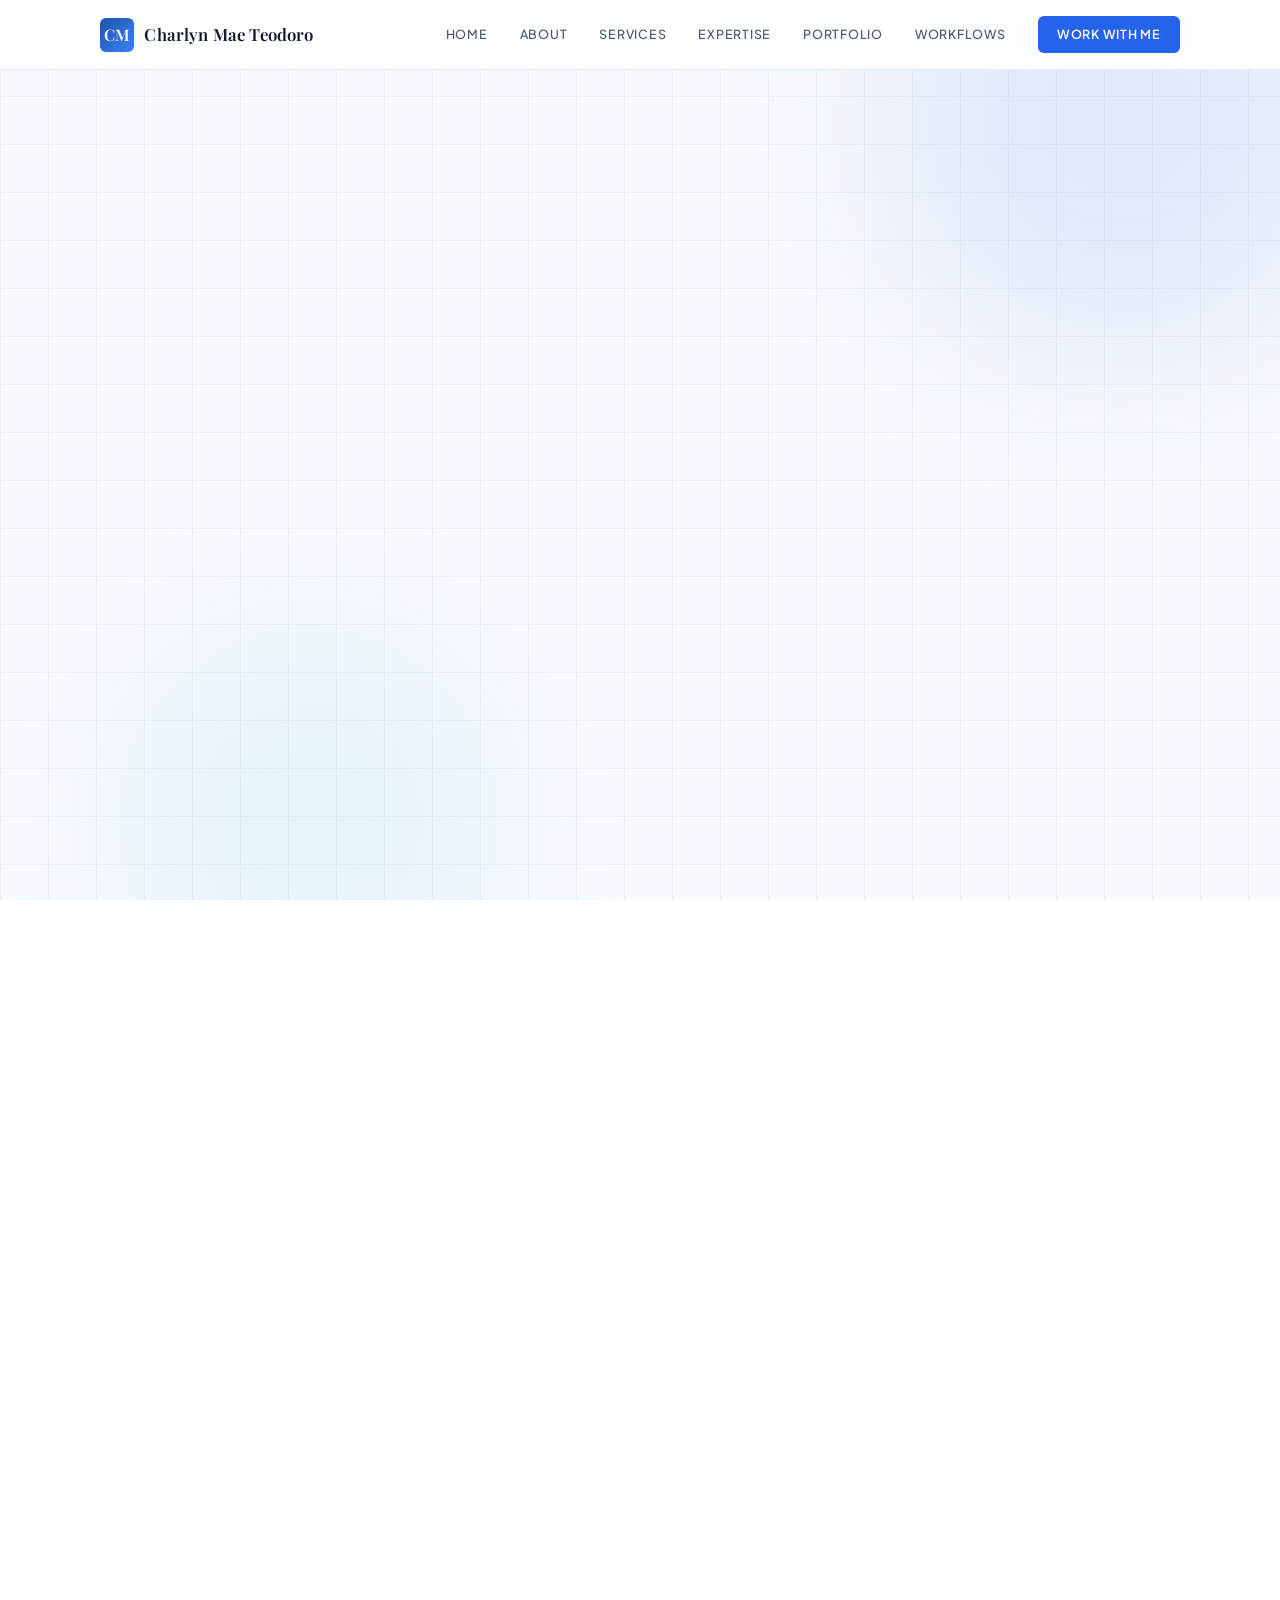
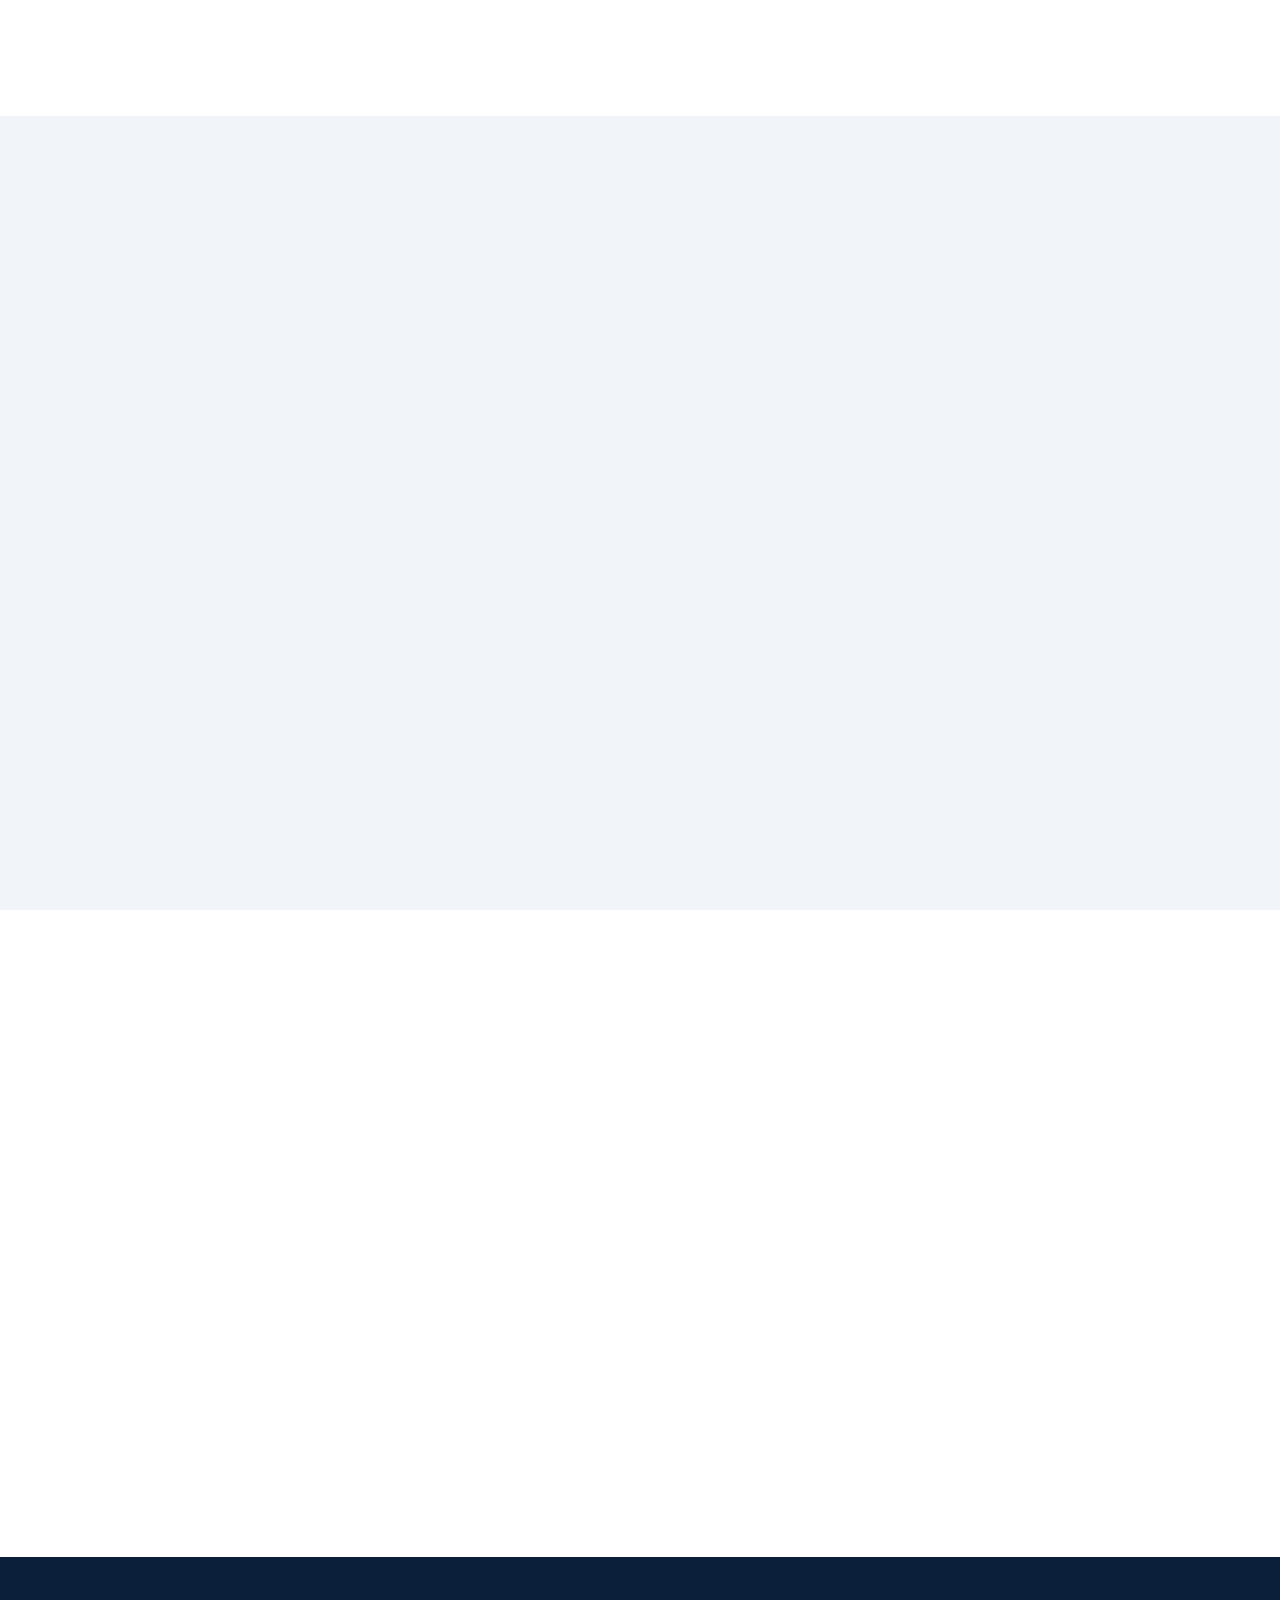
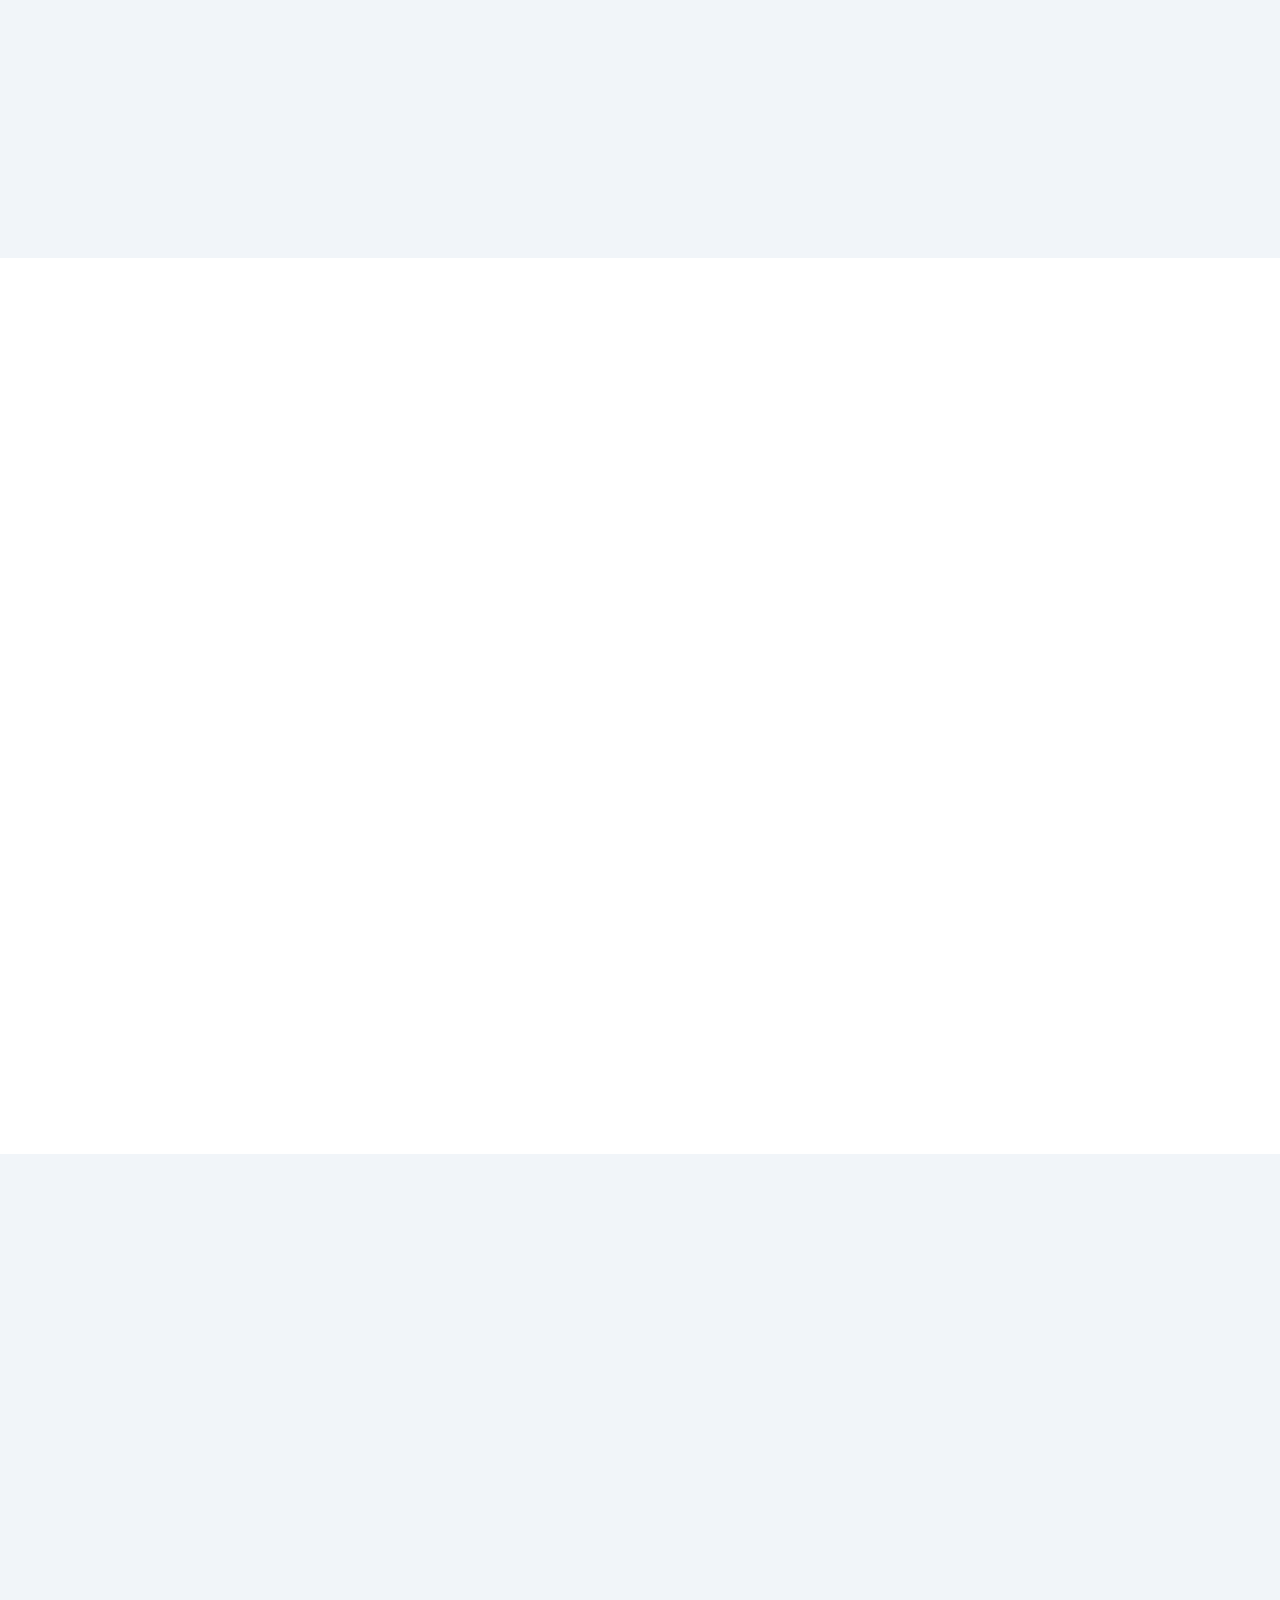
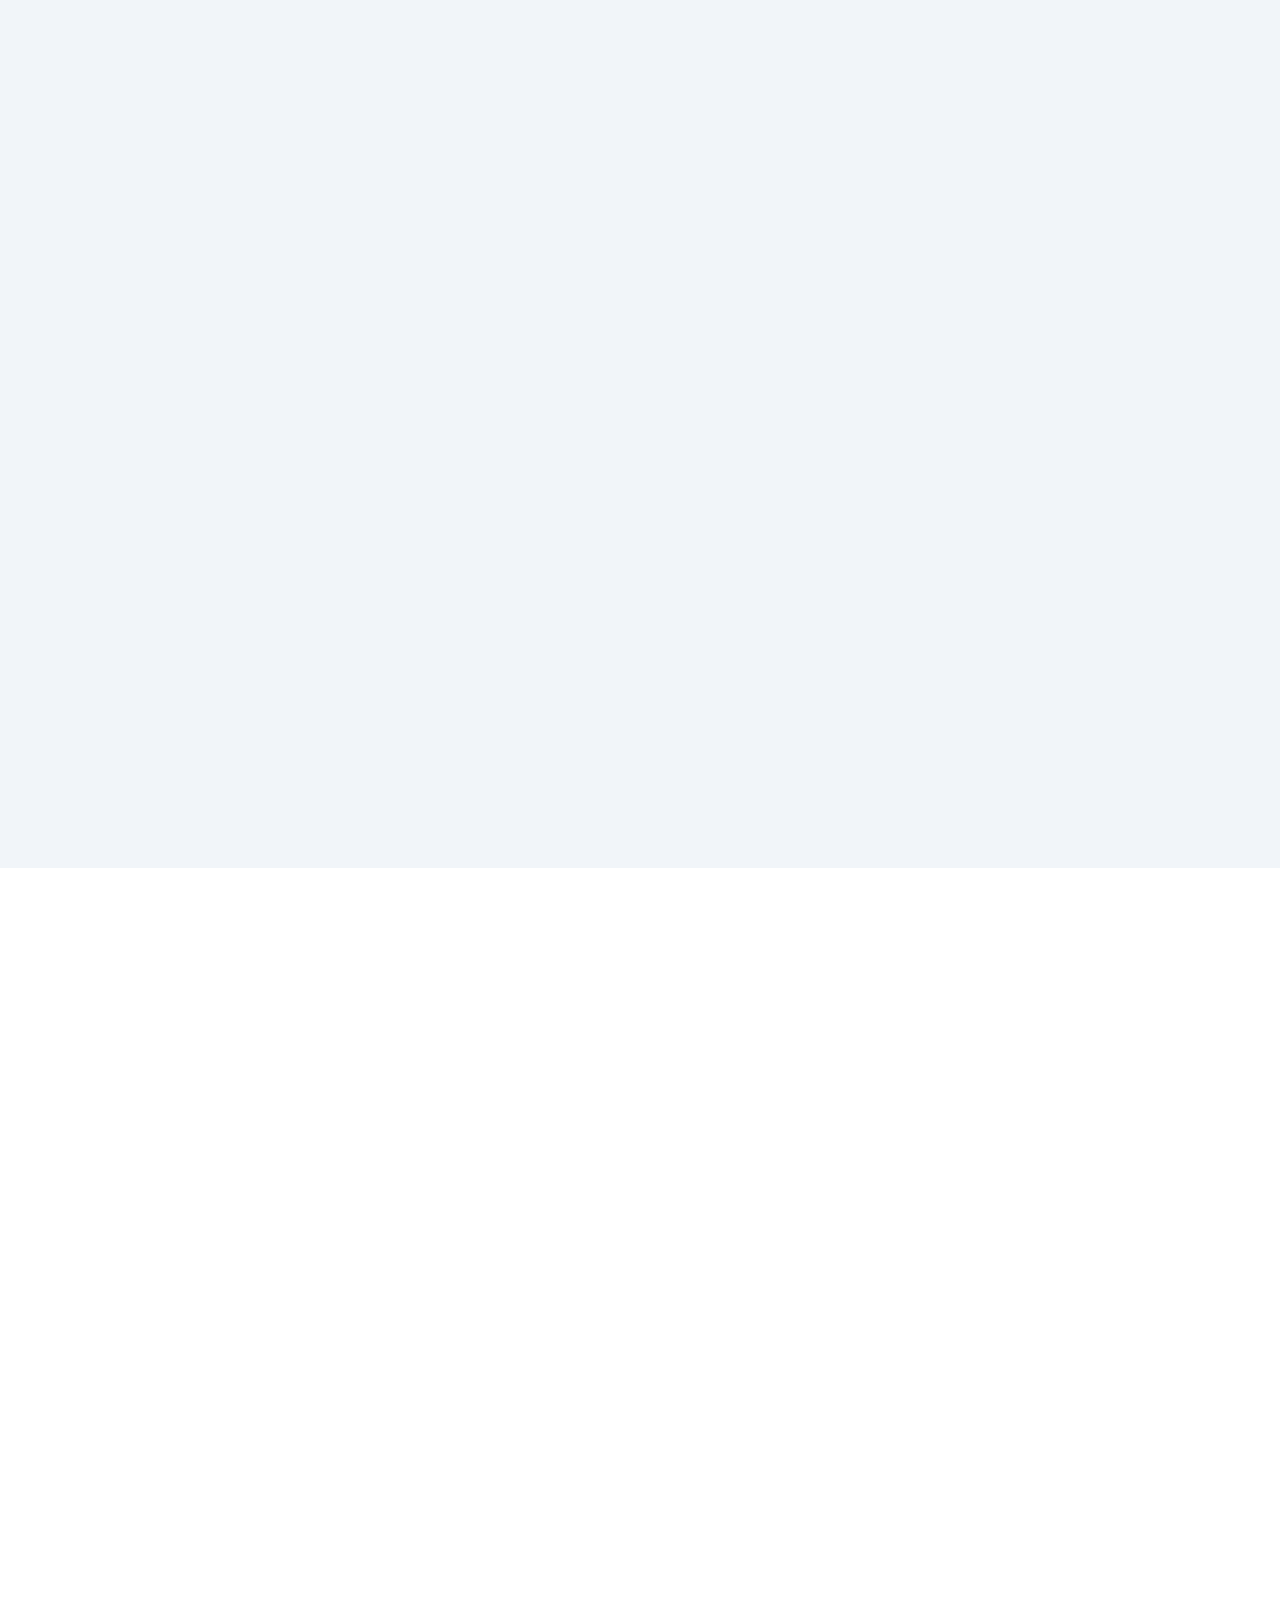
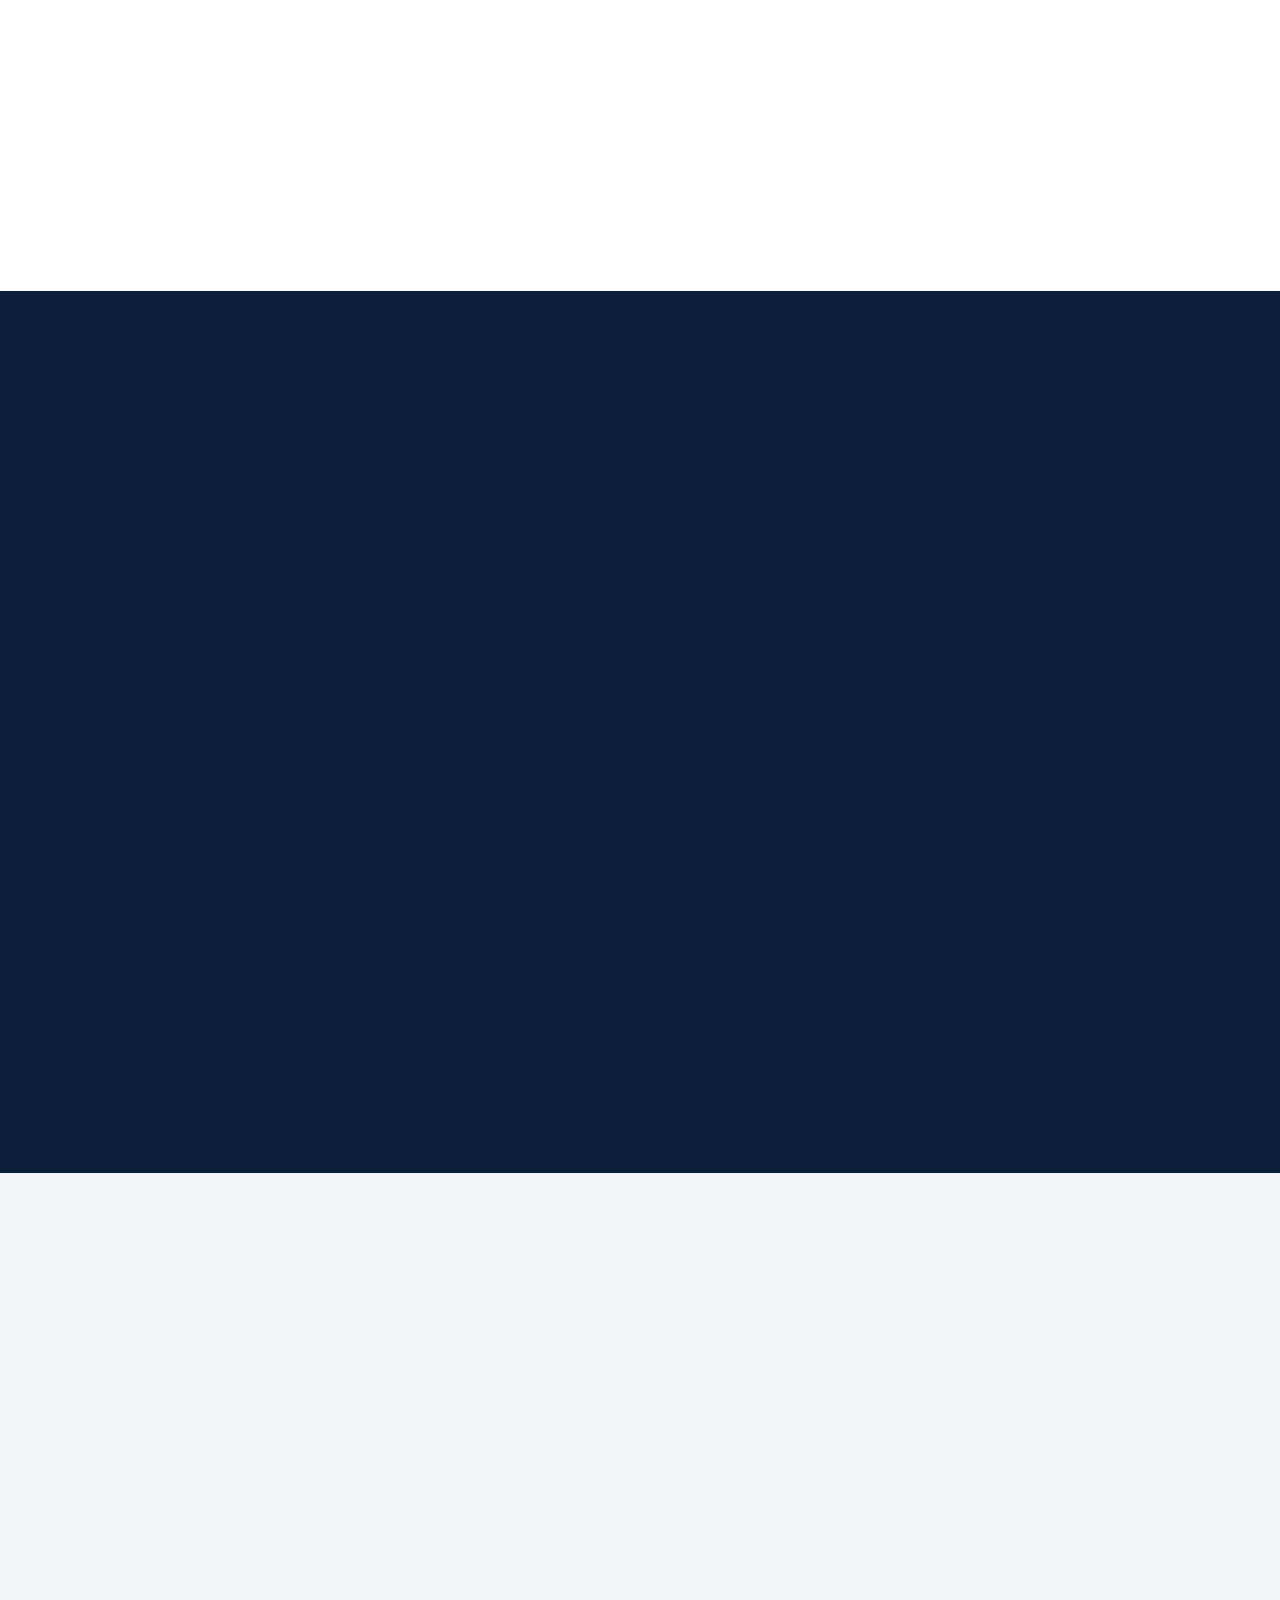
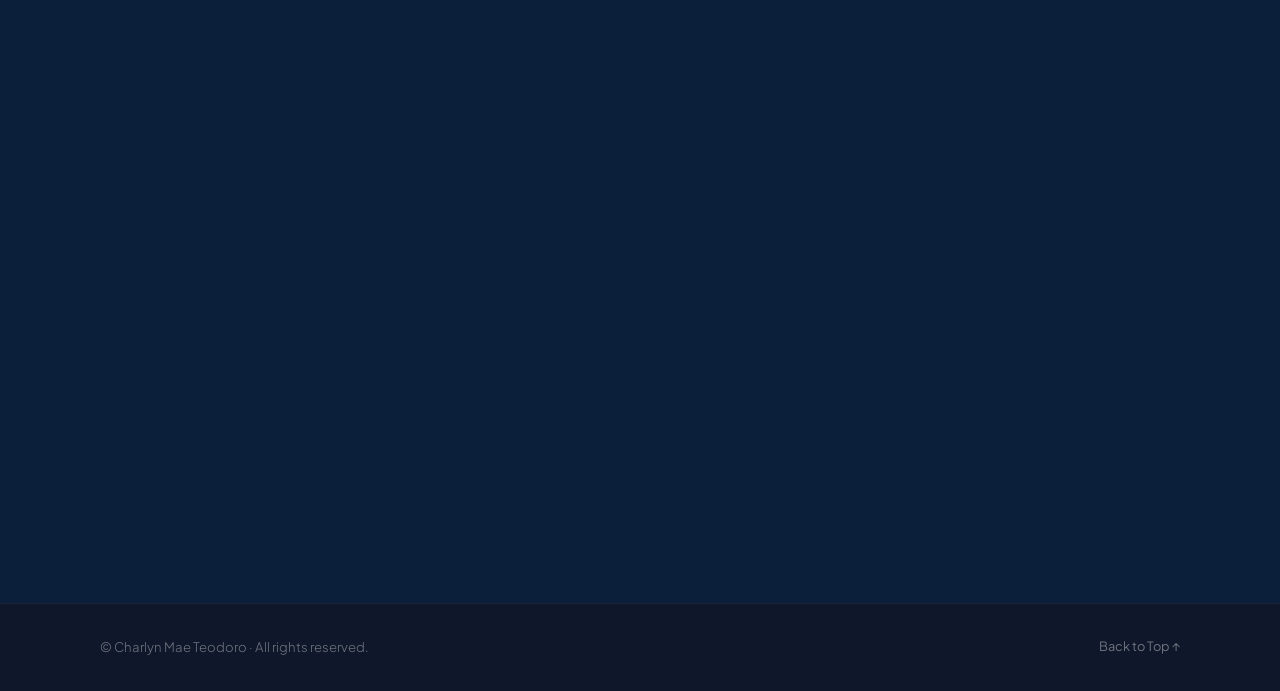
<file: new/index.html>
<!DOCTYPE html>

<html lang="en">
<head>
  <meta charset="UTF-8" />
  <meta name="viewport" content="width=device-width, initial-scale=1.0" />
  <meta name="description" content="Charlyn Mae Teodoro — Remote Operations & Medical Administrative Specialist. HIPAA-compliant healthcare VA supporting clinics and remote teams." />
  <title>Charlyn Mae Teodoro — Medical Virtual Assistant</title>
  <link rel="preconnect" href="https://fonts.googleapis.com" />
  <link rel="preconnect" href="https://fonts.gstatic.com" crossorigin />
  <link href="https://fonts.googleapis.com/css2?family=Playfair+Display:ital,wght@0,400;0,600;1,400&family=Plus+Jakarta+Sans:wght@300;400;500;600&family=JetBrains+Mono:wght@400;500&display=swap" rel="stylesheet" />
  <link rel="stylesheet" href="assets/css/styles.css" />
</head>
<body>

  <!-- ══ HEADER / NAV ══ -->

  <header class="site-header" id="site-header">
    <div class="container nav-container">
      <a href="#home" class="nav-brand">
        <span class="brand-initials">CM</span>
        <span class="brand-name">Charlyn Mae Teodoro</span>
      </a>
      <button class="nav-toggle" id="navToggle" aria-label="Toggle navigation">
        <span></span><span></span><span></span>
      </button>
      <nav class="nav-links" id="navLinks" aria-label="Primary navigation">
        <a href="#home">Home</a>
        <a href="#about">About</a>
        <a href="#services">Services</a>
        <a href="#expertise">Expertise</a>
        <a href="#portfolio">Portfolio</a>
        <a href="#workflows">Workflows</a>
        <a href="#contact" class="nav-cta">Work With Me</a>
      </nav>
    </div>
  </header>

  <!-- ══ HERO ══ -->

  <section class="hero" id="home">
    <div class="hero-bg-grid" aria-hidden="true"></div>
    <div class="hero-orb hero-orb-1" aria-hidden="true"></div>
    <div class="hero-orb hero-orb-2" aria-hidden="true"></div>
    <div class="container hero-inner">
      <div class="hero-content reveal-up">
        <div class="hero-badge">
          <span class="pulse-dot"></span>
          Available for Remote Work
        </div>
        <h1 class="hero-headline">
          Your <em>reliable</em> remote partner<br/>for healthcare admin &amp; support
        </h1>
        <p class="hero-sub">
          I'm Charlyn — a Remote Operations &amp; Medical Administrative Specialist with 6+ years supporting healthcare, telecommunications, and insurance operations.
        </p>
        <div class="hero-actions">
          <a href="#contact" class="btn btn-primary">Work With Me</a>
          <a href="#services" class="btn btn-ghost">See My Services</a>
        </div>
      </div>


  <div class="hero-metrics reveal-up" style="--delay:.15s">
    <div class="metric-grid">
      <div class="metric-card">
        <span class="metric-num">6+</span>
        <span class="metric-label">Years of professional experience</span>
      </div>
      <div class="metric-card">
        <span class="metric-num">3</span>
        <span class="metric-label">Industries: Healthcare, BPO, Telecom</span>
      </div>
      <div class="metric-card">
        <span class="metric-num">100%</span>
        <span class="metric-label">Remote-ready &amp; HIPAA-compliant</span>
      </div>
      <div class="metric-card">
        <span class="metric-num">4</span>
        <span class="metric-label">Healthcare certifications earned</span>
      </div>
    </div>
    <div class="availability-bar">
      <span class="avail-dot"></span>
      <p><strong>Open to new clients</strong> — Full-time or part-time remote roles welcome</p>
    </div>
  </div>
</div>

  </section>

  <!-- ══ ABOUT ══ -->

  <section class="about section-pad" id="about">
    <div class="container about-grid">
      <aside class="about-sidebar reveal-left">
        <div class="profile-card">
          <div class="profile-avatar">C</div>
          <h3 class="profile-name">Charlyn Mae Teodoro</h3>
          <p class="profile-role">Medical VA &amp; Healthcare Admin Specialist</p>
          <ul class="profile-meta">
            <li><span class="meta-icon">📍</span> Iloilo, Philippines</li>
            <li><span class="meta-icon">🕐</span> US, AU &amp; UK time zones</li>
            <li><span class="meta-icon">🎓</span> BS Information Technology</li>
          </ul>
          <div class="profile-tags">
            <span class="tag">Prior Authorizations</span>
            <span class="tag">EMR/EHR</span>
            <span class="tag">HIPAA</span>
            <span class="tag">Patient Coordination</span>
            <span class="tag">Insurance Verification</span>
          </div>
        </div>
      </aside>


  <article class="about-body reveal-up">
    <div class="section-eyebrow">About Me</div>
    <h2 class="section-title">Organized, dependable, and <em>detail-obsessed</em></h2>
    <div class="section-rule"></div>
    <p>I started my career in healthcare operations at Accenture, where I spent over 3 years and 5 months administratively processing prior authorizations for Medicare Part D — navigating complex insurance policies, coordinating between providers and pharmacies, and ensuring patients received the coverage they needed without unnecessary delays.</p>
    <p>After building a strong foundation in the BPO industry — handling high-volume voice, email, and chat support for major telecommunications clients at TTEC and Transcom — I transitioned into freelance medical VA work, supporting multi-site healthcare clients with scheduling, EMR management, and insurance coordination.</p>
    <p>What sets me apart is my combination of healthcare knowledge, call center discipline, and a system-builder mindset. I'm used to fast-paced, high-accountability environments where accuracy isn't optional. I bring that same standard to every task — whether it's processing an authorization, updating a patient chart, or managing an overflowing inbox.</p>
    <blockquote class="about-quote">
      I'm based in the Philippines and available to work during US, AU, or UK business hours. I'm HIPAA-compliant, self-directed, and ready to become a dependable part of your team.
    </blockquote>
  </article>
</div>

  </section>

  <!-- ══ SERVICES ══ -->

  <section class="services section-pad" id="services">
    <div class="container">
      <div class="section-header reveal-up">
        <div class="section-eyebrow">What I Do</div>
        <h2 class="section-title">Services built for <em>busy clinics &amp; remote teams</em></h2>
        <div class="section-rule"></div>
      </div>
      <div class="services-grid">
        <article class="service-card reveal-up" style="--delay:.05s">
          <div class="service-icon-wrap">🏥</div>
          <h3 class="service-name">Medical &amp; Healthcare Support</h3>
          <ul class="service-list">
            <li>Prior authorization processing (medications, procedures, diagnostics)</li>
            <li>Insurance eligibility &amp; benefits verification</li>
            <li>EMR/EHR data entry, chart reviews &amp; pre-visit prep (Tebra, Practice Fusion)</li>
            <li>Medical billing support &amp; claims coordination</li>
            <li>Referral intake &amp; fax/email queue management</li>
            <li>HIPAA-compliant documentation &amp; communication</li>
          </ul>
        </article>
        <article class="service-card reveal-up" style="--delay:.12s">
          <div class="service-icon-wrap">📅</div>
          <h3 class="service-name">Administrative Support</h3>
          <ul class="service-list">
            <li>Patient scheduling &amp; appointment coordination</li>
            <li>Calendar &amp; inbox management</li>
            <li>Data entry, filing &amp; record maintenance</li>
            <li>Multi-site coordination &amp; follow-up tracking</li>
            <li>Document preparation &amp; workflow organization</li>
            <li>Same-day intake processing &amp; urgent request escalation</li>
          </ul>
        </article>
        <article class="service-card reveal-up" style="--delay:.19s">
          <div class="service-icon-wrap">🎧</div>
          <h3 class="service-name">Customer &amp; Client Support</h3>
          <ul class="service-list">
            <li>Inbound voice, email &amp; live chat support</li>
            <li>Billing inquiries &amp; account issue resolution</li>
            <li>Patient &amp; client communication with empathy and clarity</li>
            <li>Escalation handling &amp; issue tracking</li>
            <li>CRM data updates &amp; account management</li>
            <li>Retention support &amp; follow-up outreach</li>
          </ul>
        </article>
      </div>
    </div>
  </section>

  <!-- ══ SKILLS ══ -->

  <section class="skills section-pad" id="skills">
    <div class="container">
      <div class="section-header reveal-up">
        <div class="section-eyebrow">Capabilities</div>
        <h2 class="section-title">Skills that get <em>the job done right</em></h2>
        <div class="section-rule"></div>
      </div>
      <div class="skills-grid reveal-up">
        <div class="skill-group">
          <h3 class="skill-group-title">Healthcare &amp; Clinical Admin</h3>
          <div class="skill-tags">
            <span class="skill-tag">Prior Authorizations</span>
            <span class="skill-tag">Insurance Verification</span>
            <span class="skill-tag">Benefits Summaries</span>
            <span class="skill-tag">Claims Coordination</span>
            <span class="skill-tag">Patient Scheduling</span>
            <span class="skill-tag">Chart Reviews</span>
            <span class="skill-tag">Medical Billing Support</span>
            <span class="skill-tag">HIPAA Compliance</span>
            <span class="skill-tag">Referral Management</span>
          </div>
          <h3 class="skill-group-title">Customer Support</h3>
          <div class="skill-tags">
            <span class="skill-tag">Voice / Phone Support</span>
            <span class="skill-tag">Email Management</span>
            <span class="skill-tag">Live Chat</span>
            <span class="skill-tag">Escalation Handling</span>
            <span class="skill-tag">Account Management</span>
            <span class="skill-tag">Upselling &amp; Retention</span>
          </div>
        </div>
        <div class="skill-group">
          <h3 class="skill-group-title">Soft Skills</h3>
          <div class="skill-tags">
            <span class="skill-tag">Empathetic Communication</span>
            <span class="skill-tag">Attention to Detail</span>
            <span class="skill-tag">Time Management</span>
            <span class="skill-tag">Multi-Tasking</span>
            <span class="skill-tag">Problem Solving</span>
            <span class="skill-tag">Self-Directed / Remote-Ready</span>
            <span class="skill-tag">Deadline-Oriented</span>
            <span class="skill-tag">Professional Written Comm.</span>
          </div>
          <h3 class="skill-group-title">Administrative</h3>
          <div class="skill-tags">
            <span class="skill-tag">Data Entry &amp; Accuracy</span>
            <span class="skill-tag">Workflow Management</span>
            <span class="skill-tag">Queue Management</span>
            <span class="skill-tag">Document Organization</span>
            <span class="skill-tag">Multi-System Navigation</span>
          </div>
        </div>
      </div>
    </div>
  </section>

  <!-- ══ TOOLS ══ -->

  <section class="tools section-pad">
    <div class="container">
      <div class="section-header reveal-up">
        <div class="section-eyebrow">Tech Stack</div>
        <h2 class="section-title">Tools &amp; <em>Systems I Work In</em></h2>
        <div class="section-rule"></div>
      </div>
      <div class="tools-grid reveal-up">
        <div class="tool-card"><div class="tool-name">Tebra</div><div class="tool-type">EMR / Practice Mgmt</div></div>
        <div class="tool-card"><div class="tool-name">Practice Fusion</div><div class="tool-type">EMR / EHR</div></div>
        <div class="tool-card"><div class="tool-name">Google Workspace</div><div class="tool-type">Docs, Sheets, Gmail, Drive</div></div>
        <div class="tool-card"><div class="tool-name">Microsoft Office</div><div class="tool-type">Word, Excel, Outlook</div></div>
        <div class="tool-card"><div class="tool-name">CRM Systems</div><div class="tool-type">Account &amp; Client Mgmt</div></div>
        <div class="tool-card"><div class="tool-name">Fax &amp; Email Platforms</div><div class="tool-type">eFax, SRFax, email tools</div></div>
        <div class="tool-card"><div class="tool-name">Zoom / Teams</div><div class="tool-type">Video &amp; Communication</div></div>
        <div class="tool-card"><div class="tool-name">Slack / Messaging</div><div class="tool-type">Team Collaboration</div></div>
      </div>
    </div>
  </section>

  <!-- ══ EXPERTISE ══ -->

  <section class="expertise section-pad" id="expertise">
    <div class="container">
      <div class="section-header reveal-up" style="max-width:560px">
        <div class="section-eyebrow">My Strengths</div>
        <h2 class="section-title">Where <em>healthcare &amp; technology</em> meet</h2>
        <div class="section-rule"></div>
        <p class="section-sub">I combine deep healthcare operations knowledge with legitimate web development and automation skills — not a generalist VA or a developer trying to understand healthcare.</p>
      </div>

  <div class="expertise-pillars">
    <article class="pillar-card pillar-healthcare reveal-up" style="--delay:.05s">
      <span class="pillar-icon">🏥</span>
      <h3 class="pillar-title">Healthcare Operations</h3>
      <p class="pillar-sub">Clinical &amp; Admin Support</p>
      <ul class="pillar-list">
        <li><span class="check">✓</span><span><strong>Prior Authorization Workflows:</strong> Medicare Part D, payer guidelines, compliance</span></li>
        <li><span class="check">✓</span><span><strong>EMR/EHR Systems:</strong> Tebra, Practice Fusion, chart management, patient data integrity</span></li>
        <li><span class="check">✓</span><span><strong>Insurance Operations:</strong> Eligibility verification, benefits summaries, claims coordination</span></li>
        <li><span class="check">✓</span><span><strong>HIPAA Compliance:</strong> Data handling, security, patient privacy best practices</span></li>
        <li><span class="check">✓</span><span><strong>Patient Coordination:</strong> Scheduling, follow-up, communication with empathy</span></li>
        <li><span class="check">✓</span><span><strong>BPO Excellence:</strong> High-volume processing, accuracy standards, quality control</span></li>
      </ul>
    </article>

    <article class="pillar-card pillar-tech reveal-up" style="--delay:.15s">
      <span class="pillar-icon">💻</span>
      <h3 class="pillar-title">Web Development &amp; Automation</h3>
      <p class="pillar-sub">Hands-On Builder, Not Theoretical</p>
      <ul class="pillar-list">
        <li><span class="check">✓</span><span><strong>Frontend Development:</strong> HTML/CSS/JavaScript, responsive design, accessibility</span></li>
        <li><span class="check">✓</span><span><strong>CMS &amp; Static Sites:</strong> Pages CMS, Decap CMS, Markdown-based content management</span></li>
        <li><span class="check">✓</span><span><strong>Deployment &amp; Infrastructure:</strong> Cloudflare Pages, GitHub, version control, CI/CD</span></li>
        <li><span class="check">✓</span><span><strong>Forms &amp; Data Capture:</strong> Formspree, custom form handling, email integration</span></li>
        <li><span class="check">✓</span><span><strong>Workflow Automation:</strong> AI tools, scripting, productivity optimization</span></li>
        <li><span class="check">✓</span><span><strong>Performance &amp; SEO:</strong> Site optimization, accessibility standards, user experience</span></li>
      </ul>
    </article>
  </div>

  <div class="expertise-intersection reveal-up">
    <span class="intersection-emoji">🎯</span>
    <h3>Your Competitive Edge</h3>
    <p>When you hire me, you're not choosing between a VA who codes or a developer who understands healthcare. You're getting someone who deeply understands healthcare operations <em>and</em> can build systems to optimize them.</p>
    <div class="intersection-badges">
      <span class="ibadge">End-to-End Healthcare Solutions</span>
      <span class="ibadge">Automation-First Mindset</span>
      <span class="ibadge">Systems Thinking + Healthcare Compliance</span>
      <span class="ibadge">Proven Execution</span>
    </div>
  </div>
</div>

  </section>

  <!-- ══ PORTFOLIO ══ -->

  <section class="portfolio section-pad" id="portfolio">
    <div class="container">
      <div class="section-header reveal-up">
        <div class="section-eyebrow">My Work</div>
        <h2 class="section-title">Projects that <em>demonstrate my skills</em></h2>
        <div class="section-rule"></div>
        <p class="section-sub">I don't just talk about web development — I ship real projects. Here's what I've built using modern tools and best practices.</p>
      </div>
      <div class="portfolio-grid">
        <article class="portfolio-card reveal-up" style="--delay:.05s">
          <div class="portfolio-card-header">
            <h3 class="portfolio-title">Ancient Martinist Order Philippines</h3>
            <span class="portfolio-url">amoph.org</span>
          </div>
          <p class="portfolio-desc">Modern, responsive website for a nonprofit organization. Built with static site generation, CMS integration, and form handling. Features SEO optimization, mobile-first design, and automated deployment.</p>
          <div class="portfolio-tags">
            <span class="ptag">Pages CMS</span>
            <span class="ptag">HTML/CSS/JS</span>
            <span class="ptag">Cloudflare Pages</span>
            <span class="ptag">GitHub</span>
            <span class="ptag">Formspree</span>
          </div>
          <div class="portfolio-links">
            <a href="https://amoph.org" target="_blank" rel="noopener noreferrer" class="portfolio-link">🌐 View Live</a>
          </div>
        </article>

    <article class="portfolio-card reveal-up" style="--delay:.12s">
      <div class="portfolio-card-header">
        <h3 class="portfolio-title">AMOPH Community Blog</h3>
        <span class="portfolio-url">blog.amoph.org</span>
      </div>
      <p class="portfolio-desc">Dedicated blogging platform for nonprofit community engagement. Custom-built using Eleventy (11ty) with color-coded branding, optimized for mobile viewing, and designed for ease-of-use by non-technical content creators.</p>
      <div class="portfolio-tags">
        <span class="ptag">Eleventy (11ty)</span>
        <span class="ptag">Custom CSS</span>
        <span class="ptag">Brand Design</span>
        <span class="ptag">Content Strategy</span>
        <span class="ptag">Mobile Optimized</span>
      </div>
      <div class="portfolio-links">
        <a href="https://blog.amoph.org" target="_blank" rel="noopener noreferrer" class="portfolio-link">📝 View Blog</a>
      </div>
    </article>

    <article class="portfolio-card reveal-up" style="--delay:.19s">
      <div class="portfolio-card-header">
        <h3 class="portfolio-title">Professional Portfolio</h3>
        <span class="portfolio-url">This Website</span>
      </div>
      <p class="portfolio-desc">Custom-built portfolio showcasing healthcare &amp; IT expertise. Features smooth animations, mobile-responsive design, interactive elements, sticky CTA, and optimized for lead generation and search visibility.</p>
      <div class="portfolio-tags">
        <span class="ptag">HTML/CSS/JS</span>
        <span class="ptag">Responsive</span>
        <span class="ptag">UX Optimized</span>
        <span class="ptag">Accessibility</span>
        <span class="ptag">Performance</span>
      </div>
      <div class="portfolio-links">
        <a href="#home" class="portfolio-link">🏠 View Site</a>
      </div>
    </article>
  </div>
</div>

  </section>

  <!-- ══ EXPERIENCE ══ -->

  <section class="experience section-pad" id="experience">
    <div class="container">
      <div class="section-header reveal-up">
        <div class="section-eyebrow">Work History</div>
        <h2 class="section-title">Experience that <em>speaks for itself</em></h2>
        <div class="section-rule"></div>
      </div>
      <div class="exp-timeline">

    <article class="exp-card reveal-up" style="--delay:.05s">
      <div class="exp-meta">
        <div class="exp-timeline-dot"></div>
        <h3 class="exp-company">Accenture</h3>
        <p class="exp-role">Business Process Associate — Prior Authorizations</p>
        <time class="exp-dates">Aug 2018 – Dec 2021 · Manila</time>
        <span class="exp-badge">Healthcare BPO</span>
      </div>
      <ul class="exp-bullets">
        <li>Processed high-volume Part D prior authorizations in compliance with Medicare and payer-specific guidelines.</li>
        <li>Verified eligibility and prescription coverage; coordinated with providers, pharmacies, and members for timely approvals.</li>
        <li>Prepared medical, dental, and vision benefit summaries per client elections and state mandates.</li>
        <li>Managed health insurance accounts — creating and updating member information, resolving billing and claims inquiries.</li>
        <li>Maintained strict HIPAA compliance while handling sensitive patient and insurance data across interconnected systems.</li>
      </ul>
    </article>

    <article class="exp-card reveal-up" style="--delay:.1s">
      <div class="exp-meta">
        <div class="exp-timeline-dot"></div>
        <h3 class="exp-company">Freelance</h3>
        <p class="exp-role">Medical Virtual Assistant</p>
        <time class="exp-dates">Mar 2025 – Jul 2025 · Remote</time>
        <span class="exp-badge">Healthcare VA</span>
      </div>
      <ul class="exp-bullets">
        <li>Coordinated patient appointments, procedures, and follow-ups across multiple clinic sites with zero scheduling gaps.</li>
        <li>Processed insurance eligibility, benefits checks, and prior authorizations — consistently meeting same-day turnaround.</li>
        <li>Managed fax and email intake queues for referrals, insurance documents, and patient requests with same-day processing.</li>
        <li>Maintained accurate, up-to-date EMR/EHR records in Tebra and Practice Fusion, including clinical notes and pre-visit prep.</li>
        <li>Resolved billing and claims concerns by coordinating between patients, payers, and administrative staff.</li>
        <li>Delivered empathetic patient communication via phone, email, and messaging — maintaining full HIPAA compliance throughout.</li>
      </ul>
    </article>

    <article class="exp-card reveal-up" style="--delay:.15s">
      <div class="exp-meta">
        <div class="exp-timeline-dot"></div>
        <h3 class="exp-company">TTEC</h3>
        <p class="exp-role">Technical Customer Support Rep</p>
        <time class="exp-dates">Jun 2022 – Sep 2024 · Philippines</time>
        <span class="exp-badge">BPO / Telecom</span>
      </div>
      <ul class="exp-bullets">
        <li>Handled high-volume inbound calls for a major US telecommunications client — resolving billing, account, and technical issues.</li>
        <li>Simplified complex technical issues into clear, step-by-step guidance, reducing repeat contacts.</li>
        <li>Processed account adjustments and payments accurately while managing multiple tasks simultaneously.</li>
        <li>Supported customer retention and upsell initiatives, contributing to team sales targets.</li>
      </ul>
    </article>

  </div>
</div>

  </section>

  <!-- ══ WORKFLOWS ══ -->

  <section class="workflows section-pad" id="workflows">
    <div class="container">
      <div class="section-header reveal-up">
        <div class="section-eyebrow">Sample Work</div>
        <h2 class="section-title">How I <em>approach real tasks</em></h2>
        <div class="section-rule"></div>
        <p class="section-sub">These examples demonstrate my typical workflows — the same systems and processes I apply when working with actual clients.</p>
      </div>
      <div class="workflow-grid">

    <article class="workflow-card reveal-up" style="--delay:.05s">
      <div class="workflow-header">
        <div class="workflow-num">WF-01</div>
        <h3 class="workflow-title">Prior Authorization Request</h3>
      </div>
      <ol class="workflow-steps">
        <li><span class="step-n">1</span><span>Receive request via fax/email from provider office or pharmacy.</span></li>
        <li><span class="step-n">2</span><span>Verify patient eligibility and prescription/procedure coverage in the EHR system.</span></li>
        <li><span class="step-n">3</span><span>Review payer-specific guidelines and gather required clinical documentation.</span></li>
        <li><span class="step-n">4</span><span>Submit auth request through payer portal or assigned system; log in EMR.</span></li>
        <li><span class="step-n">5</span><span>Follow up with payer on pending or denied requests; notify provider of outcome.</span></li>
        <li><span class="step-n">6</span><span>Update patient record with approval details, dates, and authorization number.</span></li>
      </ol>
    </article>

    <article class="workflow-card reveal-up" style="--delay:.12s">
      <div class="workflow-header">
        <div class="workflow-num">WF-02</div>
        <h3 class="workflow-title">Patient Scheduling &amp; Follow-Up</h3>
      </div>
      <ol class="workflow-steps">
        <li><span class="step-n">1</span><span>Receive appointment request via phone, email, or online form.</span></li>
        <li><span class="step-n">2</span><span>Confirm patient's insurance, provider preference, and urgency level.</span></li>
        <li><span class="step-n">3</span><span>Check provider availability in the scheduling system and book the appointment.</span></li>
        <li><span class="step-n">4</span><span>Send confirmation with date, time, location, and preparation instructions.</span></li>
        <li><span class="step-n">5</span><span>Trigger reminder 48 hours prior via phone or automated messaging platform.</span></li>
        <li><span class="step-n">6</span><span>Document all interactions and update status in the EMR system accordingly.</span></li>
      </ol>
    </article>

    <article class="workflow-card reveal-up" style="--delay:.19s">
      <div class="workflow-header">
        <div class="workflow-num">WF-03</div>
        <h3 class="workflow-title">Inbox &amp; Task Management</h3>
      </div>
      <ol class="workflow-steps">
        <li><span class="step-n">1</span><span>Sort incoming emails and faxes into categories: Urgent, Action Required, FYI, Archive.</span></li>
        <li><span class="step-n">2</span><span>Flag and escalate time-sensitive items (auth deadlines, patient callbacks) immediately.</span></li>
        <li><span class="step-n">3</span><span>Process routine requests (eligibility checks, record updates) in batches for efficiency.</span></li>
        <li><span class="step-n">4</span><span>Log all completed tasks in the shared task tracker with status and timestamps.</span></li>
        <li><span class="step-n">5</span><span>Send end-of-day summary to supervisor: tasks completed, pending items, blockers.</span></li>
        <li><span class="step-n">6</span><span>Maintain zero-inbox standard — all items resolved or escalated before close of day.</span></li>
      </ol>
    </article>

  </div>
  <div class="reveal-up" style="text-align:center;margin-top:2.5rem">
    <a href="sections/workflows.html" class="btn btn-outline">View All 10 Workflows →</a>
  </div>
</div>


  </section>

  <!-- ══ WHY ══ -->

  <section class="why section-pad">
    <div class="container">
      <div class="section-header reveal-up">
        <div class="section-eyebrow">Why Work With Me</div>
        <h2 class="section-title">What you get when you <em>hire Charlyn</em></h2>
        <div class="section-rule"></div>
      </div>
      <div class="why-grid">
        <article class="why-card reveal-up" style="--delay:.04s">
          <div class="why-num">01</div>
          <h3>Healthcare-Specific Experience</h3>
          <p>I'm not a generalist VA who learned about prior auths from a course. I spent years doing it at scale in a major healthcare BPO — I understand payer guidelines, Medicare compliance, and the urgency that comes with patient care timelines.</p>
        </article>
        <article class="why-card reveal-up" style="--delay:.08s">
          <div class="why-num">02</div>
          <h3>Zero Tolerance for Errors</h3>
          <p>Healthcare admin doesn't allow for sloppy work. I bring a BPO-trained standard of accuracy to every task — data entry, chart updates, insurance claims — because I know the downstream impact of getting it wrong.</p>
        </article>
        <article class="why-card reveal-up" style="--delay:.12s">
          <div class="why-num">03</div>
          <h3>Dependable, Professional Communication</h3>
          <p>Whether it's a confused patient on the phone or a provider office chasing an auth status, I communicate with clarity and empathy. Your clients will feel well taken care of, every single time.</p>
        </article>
        <article class="why-card reveal-up" style="--delay:.16s">
          <div class="why-num">04</div>
          <h3>Fully Remote-Ready</h3>
          <p>I have a dedicated workspace, stable internet, and the discipline to operate independently. I'm used to asynchronous environments and will proactively flag issues rather than wait to be asked.</p>
        </article>
        <article class="why-card reveal-up" style="--delay:.20s">
          <div class="why-num">05</div>
          <h3>Fast Ramp-Up, Long-Term Reliability</h3>
          <p>I pick up new systems quickly — I've navigated multiple EMR platforms, CRMs, and BPO tools. Give me a clear brief and I'll be contributing from day one, not week four.</p>
        </article>
        <article class="why-card reveal-up" style="--delay:.24s">
          <div class="why-num">06</div>
          <h3>HIPAA-Aware at Every Step</h3>
          <p>Compliance isn't something I revisit when it's convenient — it's baked into how I handle every email, every chart update, and every patient interaction. Your data and your patients are safe in my hands.</p>
        </article>
      </div>
    </div>
  </section>

  <!-- ══ SAVINGS CALCULATOR ══ -->

  <section class="optimizer section-pad" id="optimizer">
    <div class="container">
      <div class="section-header reveal-up">
        <div class="section-eyebrow">See Your Savings</div>
        <h2 class="section-title">Calculate your <em>workflow optimization potential</em></h2>
        <div class="section-rule"></div>
        <p class="section-sub">Adjust the inputs below to see exactly how much time and money you could save by delegating admin work to a remote healthcare specialist.</p>
      </div>

  <div class="optimizer-widget reveal-up">
    <div class="optimizer-inputs">
      <h3 class="optimizer-subtitle">Your current workflow</h3>
      <div class="optimizer-fields">
        <div class="opt-field">
          <label for="patientVolume">Patient volume (per week)</label>
          <input type="range" min="20" max="500" value="150" id="patientVolume" />
          <span class="opt-val"><span id="patientDisplay">150</span> patients</span>
        </div>
        <div class="opt-field">
          <label for="insuranceTypes">Insurance types managed</label>
          <select id="insuranceTypes">
            <option value="3">3–5 payers</option>
            <option value="6">6–10 payers</option>
            <option value="11">11+ payers</option>
          </select>
        </div>
        <div class="opt-field">
          <label for="priorAuths">Prior auth requests (weekly)</label>
          <input type="range" min="5" max="100" value="40" id="priorAuths" />
          <span class="opt-val"><span id="priorAuthsDisplay">40</span> requests/week</span>
        </div>
        <div class="opt-field">
          <label for="adminHours">Manual admin hours (weekly)</label>
          <input type="range" min="5" max="100" value="40" id="adminHours" />
          <span class="opt-val"><span id="adminHoursDisplay">40</span> hours/week</span>
        </div>
        <div class="opt-field opt-field-full">
          <label for="hourlyRate">Average staff hourly rate</label>
          <div class="rate-input-wrap">
            <span class="rate-symbol">$</span>
            <input type="number" min="20" max="100" value="35" id="hourlyRate" />
            <span class="rate-label">/hour</span>
          </div>
        </div>
      </div>
    </div>

    <div class="optimizer-results">
      <div class="result-card">
        <p class="result-label">Hours freed / week</p>
        <p class="result-num"><span id="hoursSaved">20</span>h</p>
      </div>
      <div class="result-card">
        <p class="result-label">Monthly savings</p>
        <p class="result-num">$<span id="monthlySavings">3,500</span></p>
      </div>
      <div class="result-card">
        <p class="result-label">Annual savings</p>
        <p class="result-num">$<span id="annualSavings">42,000</span></p>
      </div>
    </div>

    <div class="optimizer-note">
      <p class="opt-note-title">What this means</p>
      <ul>
        <li>You could <strong>eliminate manual admin bottlenecks</strong></li>
        <li>Free up <strong><span id="fteDisplay">0.5</span> FTE</strong> for clinical work</li>
        <li><strong>Faster prior auth turnaround</strong> = better patient outcomes</li>
        <li>More time for your team to focus on <strong>revenue-generating activities</strong></li>
      </ul>
    </div>
  </div>

  <div class="reveal-up" style="text-align:center;margin-top:2.5rem">
    <a href="#contact" class="btn btn-primary">Let's optimize your workflow</a>
  </div>
</div>


  </section>

  <!-- ══ CONTACT ══ -->

  <section class="contact section-pad" id="contact">
    <div class="container">
      <div class="section-header reveal-up">
        <div class="section-eyebrow">Get In Touch</div>
        <h2 class="section-title">Let's work <em>together</em></h2>
        <div class="section-rule"></div>
        <p class="contact-sub">I'm currently open to remote roles — full-time, part-time, or project-based. Fill out the form below and I'll get back to you within 24 hours.</p>
      </div>

  <div class="contact-form-wrap reveal-up">
    <form action="https://api.web3forms.com/submit" method="POST" class="contact-form" id="contactForm">
      <input type="hidden" name="access_key" value="b1b11d70-c330-4cb2-b45f-1ff51e4dd233" />
      <input type="hidden" name="subject" value="New Inquiry from Portfolio" />
      <input type="hidden" name="from_name" value="Charlyn Mae Teodoro Portfolio" />
      <input type="hidden" name="redirect" value="https://charlynmaeteodoro.pages.dev/#contact?success=true" />

      <div class="form-row">
        <div class="form-group">
          <label for="name">Full Name *</label>
          <input type="text" id="name" name="name" required placeholder="Your name" />
        </div>
        <div class="form-group">
          <label for="email">Work Email *</label>
          <input type="email" id="email" name="email" required placeholder="you@company.com" />
        </div>
      </div>

      <div class="form-group">
        <label for="organization">Organization / Clinic Name</label>
        <input type="text" id="organization" name="organization" placeholder="Optional" />
      </div>

      <div class="form-row">
        <div class="form-group">
          <label for="businessType">Business Type *</label>
          <select id="businessType" name="businessType" required>
            <option value="">Select one...</option>
            <option value="clinic">Medical Clinic / Practice</option>
            <option value="bpo">BPO / Call Center</option>
            <option value="hospital">Hospital / Health System</option>
            <option value="healthcare-org">Healthcare Organization</option>
            <option value="other">Other</option>
          </select>
        </div>
        <div class="form-group">
          <label for="needsHelp">What do you need help with? *</label>
          <select id="needsHelp" name="needsHelp" required>
            <option value="">Select one...</option>
            <option value="prior-auth">Prior Authorization Processing</option>
            <option value="admin-support">General Admin Support</option>
            <option value="patient-coordination">Patient Scheduling &amp; Coordination</option>
            <option value="web-development">Web Development / Website Help</option>
            <option value="automation">Workflow Automation</option>
            <option value="multiple">Multiple Services</option>
            <option value="other">Other</option>
          </select>
        </div>
      </div>

      <div class="form-group">
        <label for="challenge">What's your biggest challenge right now? *</label>
        <textarea id="challenge" name="challenge" rows="4" required placeholder="E.g., Prior auth backlog, too much manual admin work, need help scaling..."></textarea>
      </div>

      <div class="form-row">
        <div class="form-group">
          <label for="timeline">How soon do you need help?</label>
          <select id="timeline" name="timeline">
            <option value="">Select one...</option>
            <option value="urgent">ASAP (within 1–2 weeks)</option>
            <option value="soon">Soon (within 1 month)</option>
            <option value="exploring">Just exploring options</option>
          </select>
        </div>
      </div>

      <div class="form-group">
        <label for="message">Anything else you'd like me to know?</label>
        <textarea id="message" name="message" rows="3" placeholder="Optional: Additional context, questions, etc."></textarea>
      </div>

      <div class="form-group form-check">
        <input type="checkbox" id="contact-consent" name="consent" required />
        <label for="contact-consent">I'm open to a consultation call to discuss my needs</label>
      </div>

      <button type="submit" class="btn btn-primary btn-block">Send My Inquiry</button>
      <p class="form-footer-note">I'll review your submission and reach out within 24 hours.<br/>Based in Iloilo, Philippines · Available US, AU &amp; UK time zones</p>
    </form>

    <div class="contact-alt">
      <p class="contact-alt-label">Prefer to reach out directly?</p>
      <div class="contact-direct-links">
        <a href="mailto:charlynmaeteodoro@email.com" class="direct-link">📧 Email</a>
        <a href="tel:+639283485028" class="direct-link">📞 Phone</a>
        <a href="https://www.linkedin.com/in/charlynmaeteodoro/" target="_blank" rel="noopener noreferrer" class="direct-link">🔗 LinkedIn</a>
      </div>
    </div>
  </div>
</div>

  </section>

  <!-- ══ FOOTER ══ -->

  <footer class="site-footer">
    <div class="container footer-inner">
      <p class="footer-copy">© <span id="footer-year"></span> Charlyn Mae Teodoro · All rights reserved.</p>
      <a href="#home" class="footer-top">Back to Top ↑</a>
    </div>
  </footer>

  <!-- Sticky CTA -->

<a href="#contact" class="sticky-cta" id="stickyCta">Work With Me</a>

  <!-- Scroll to top -->

<button class="scroll-top" id="scrollTopBtn" aria-label="Scroll to top">↑</button>

  <script src="assets/js/script.js"></script>

</body>
</html>
</file>
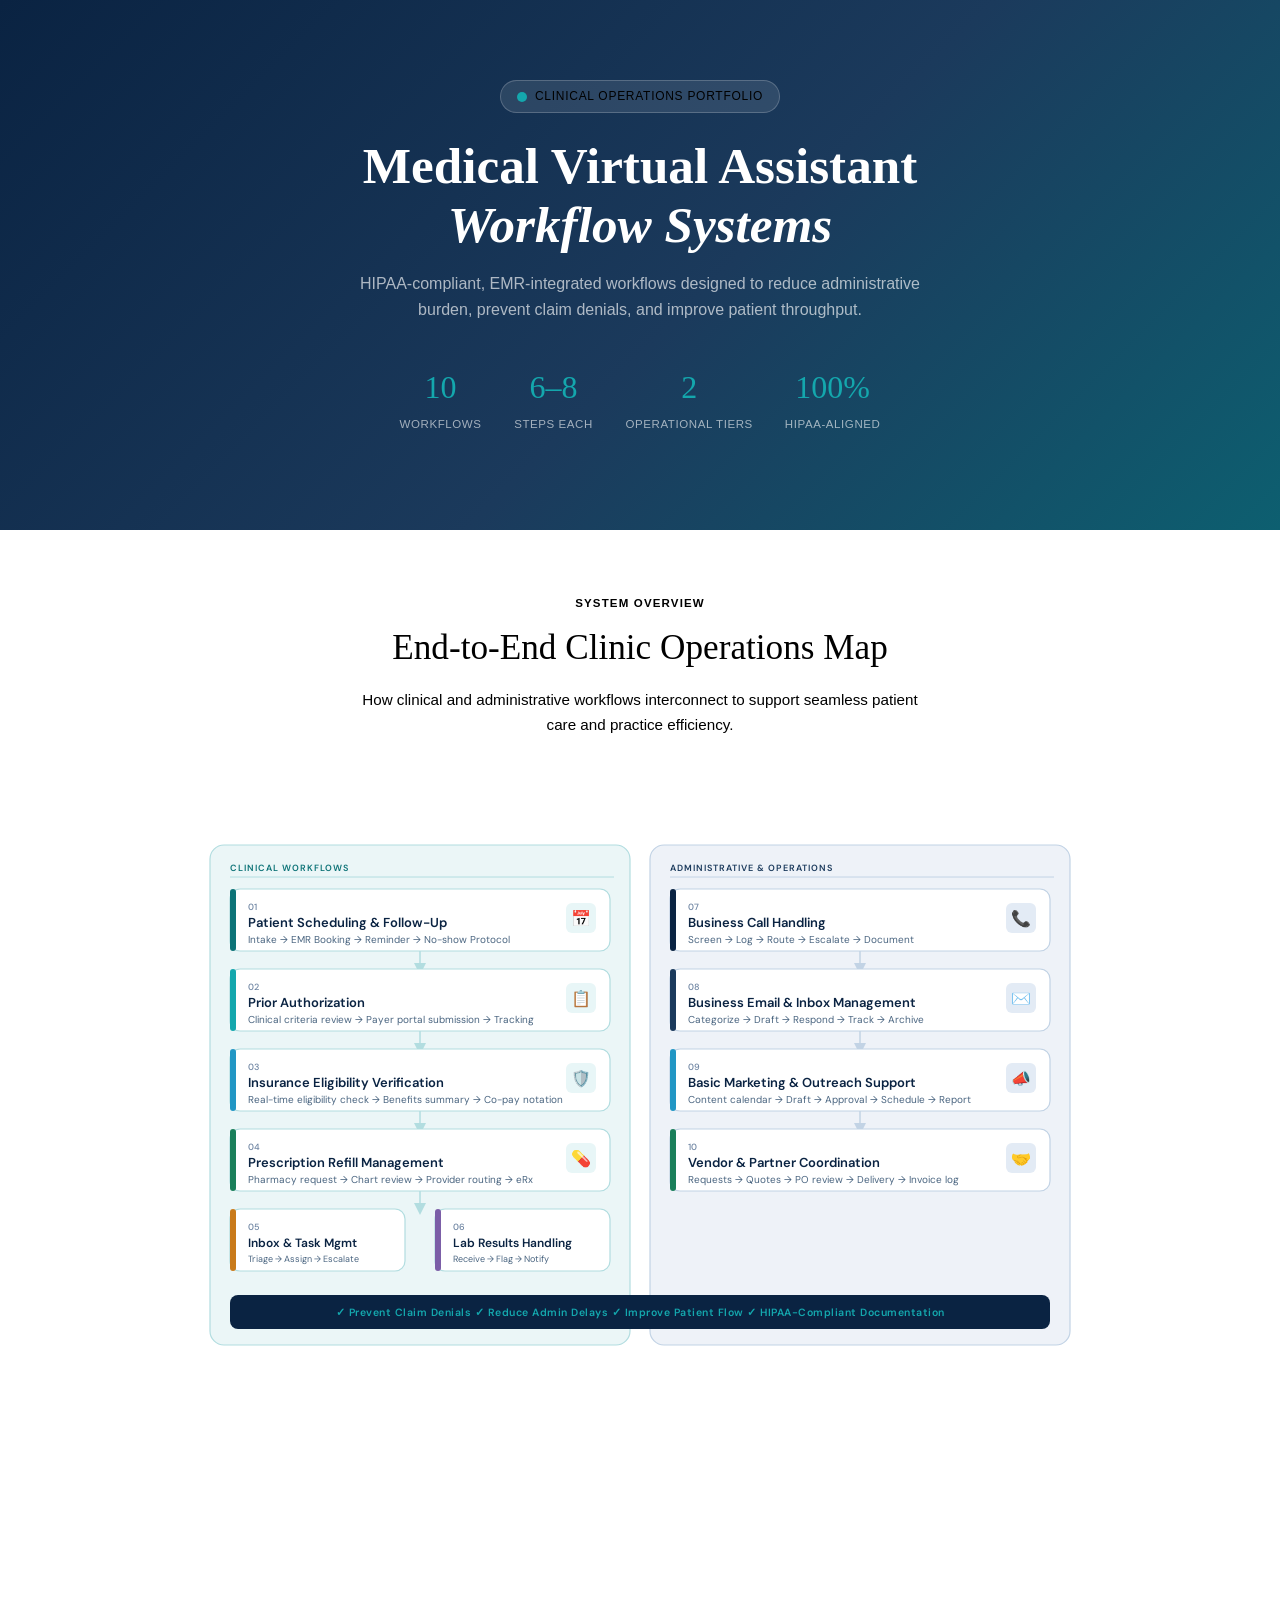
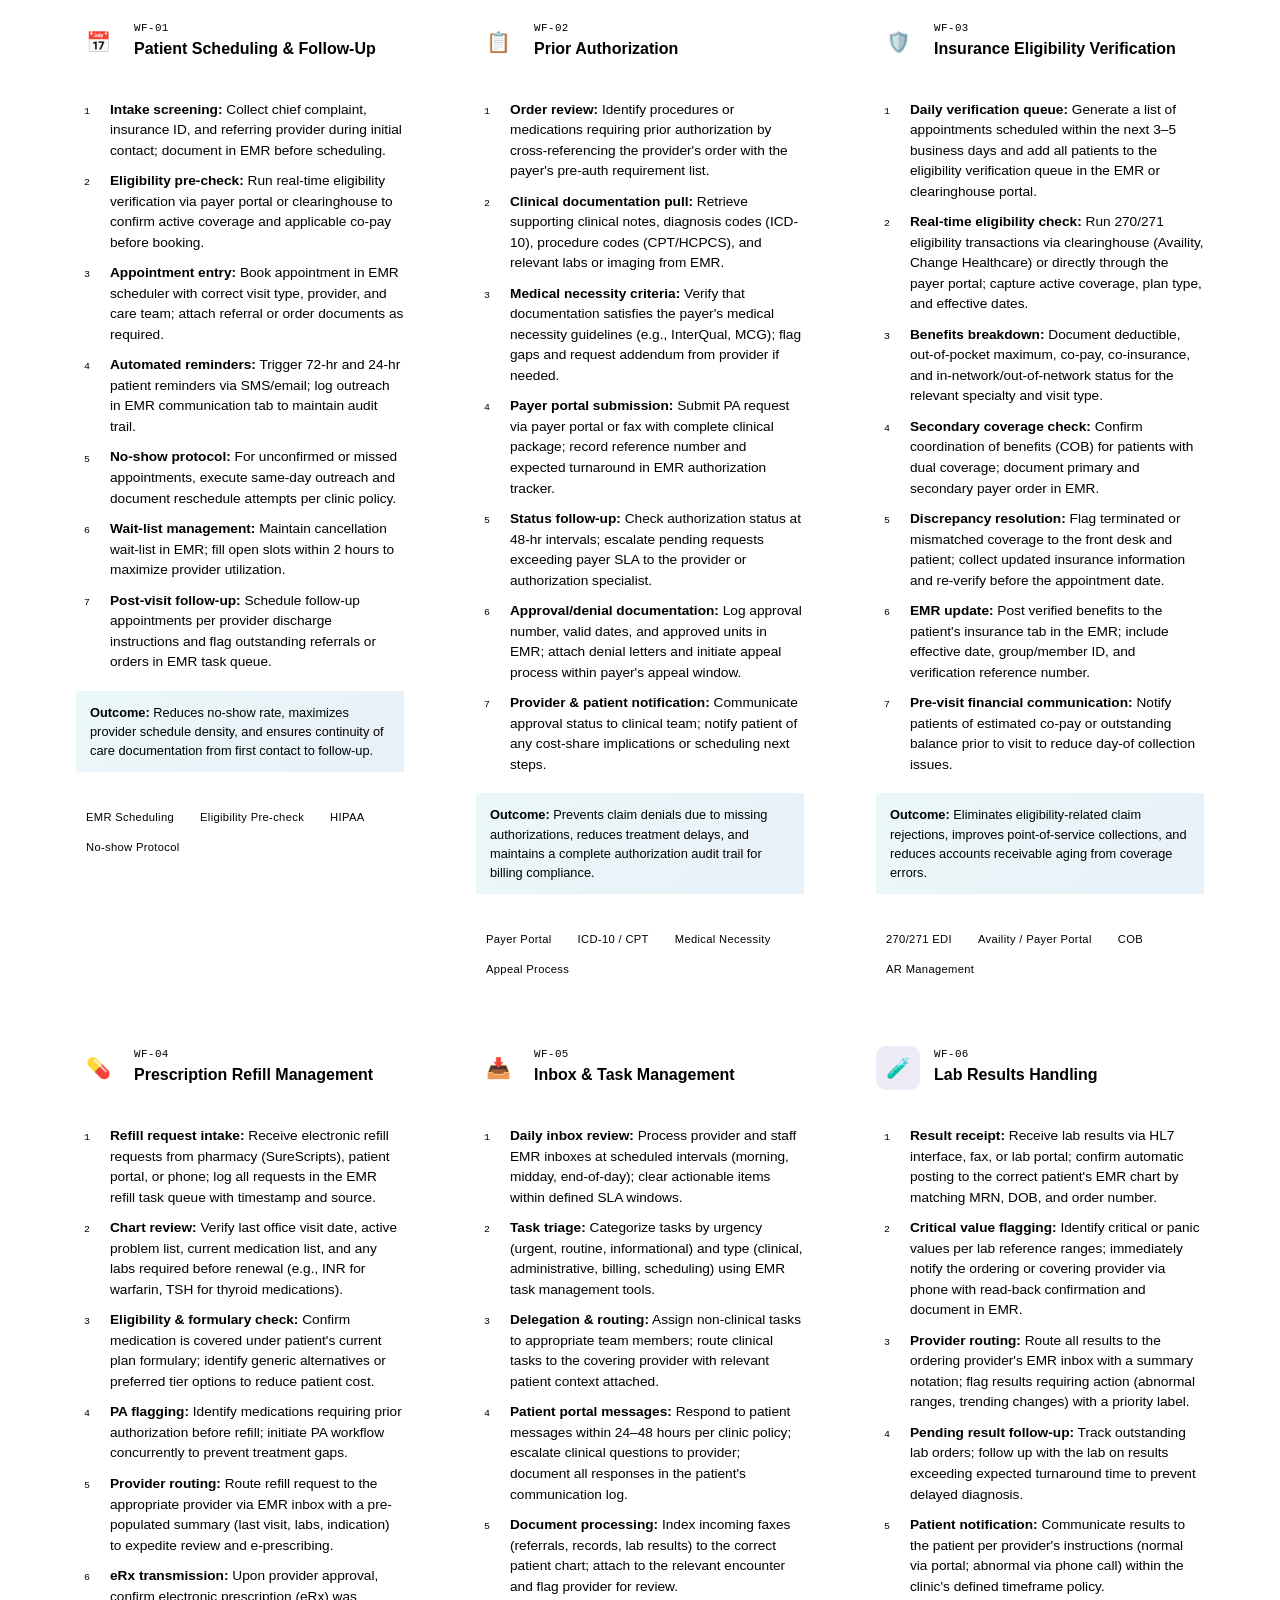
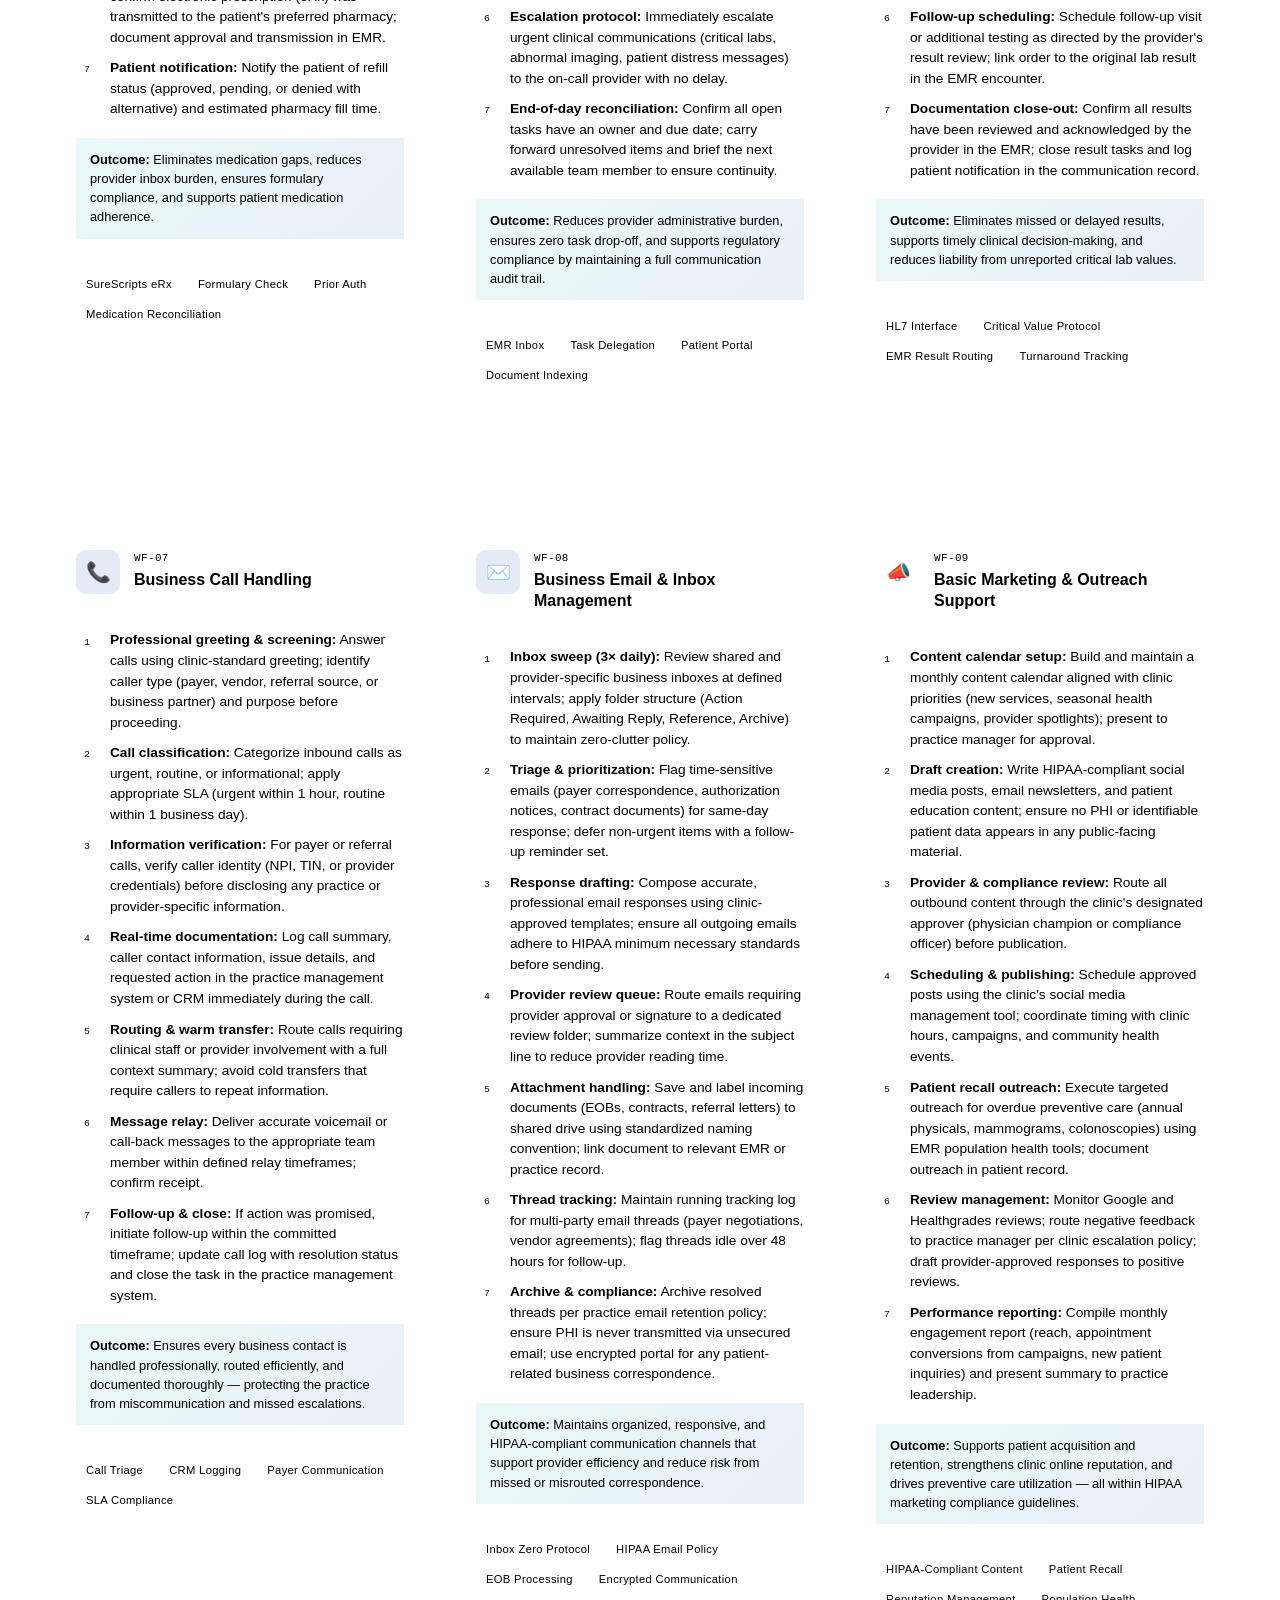
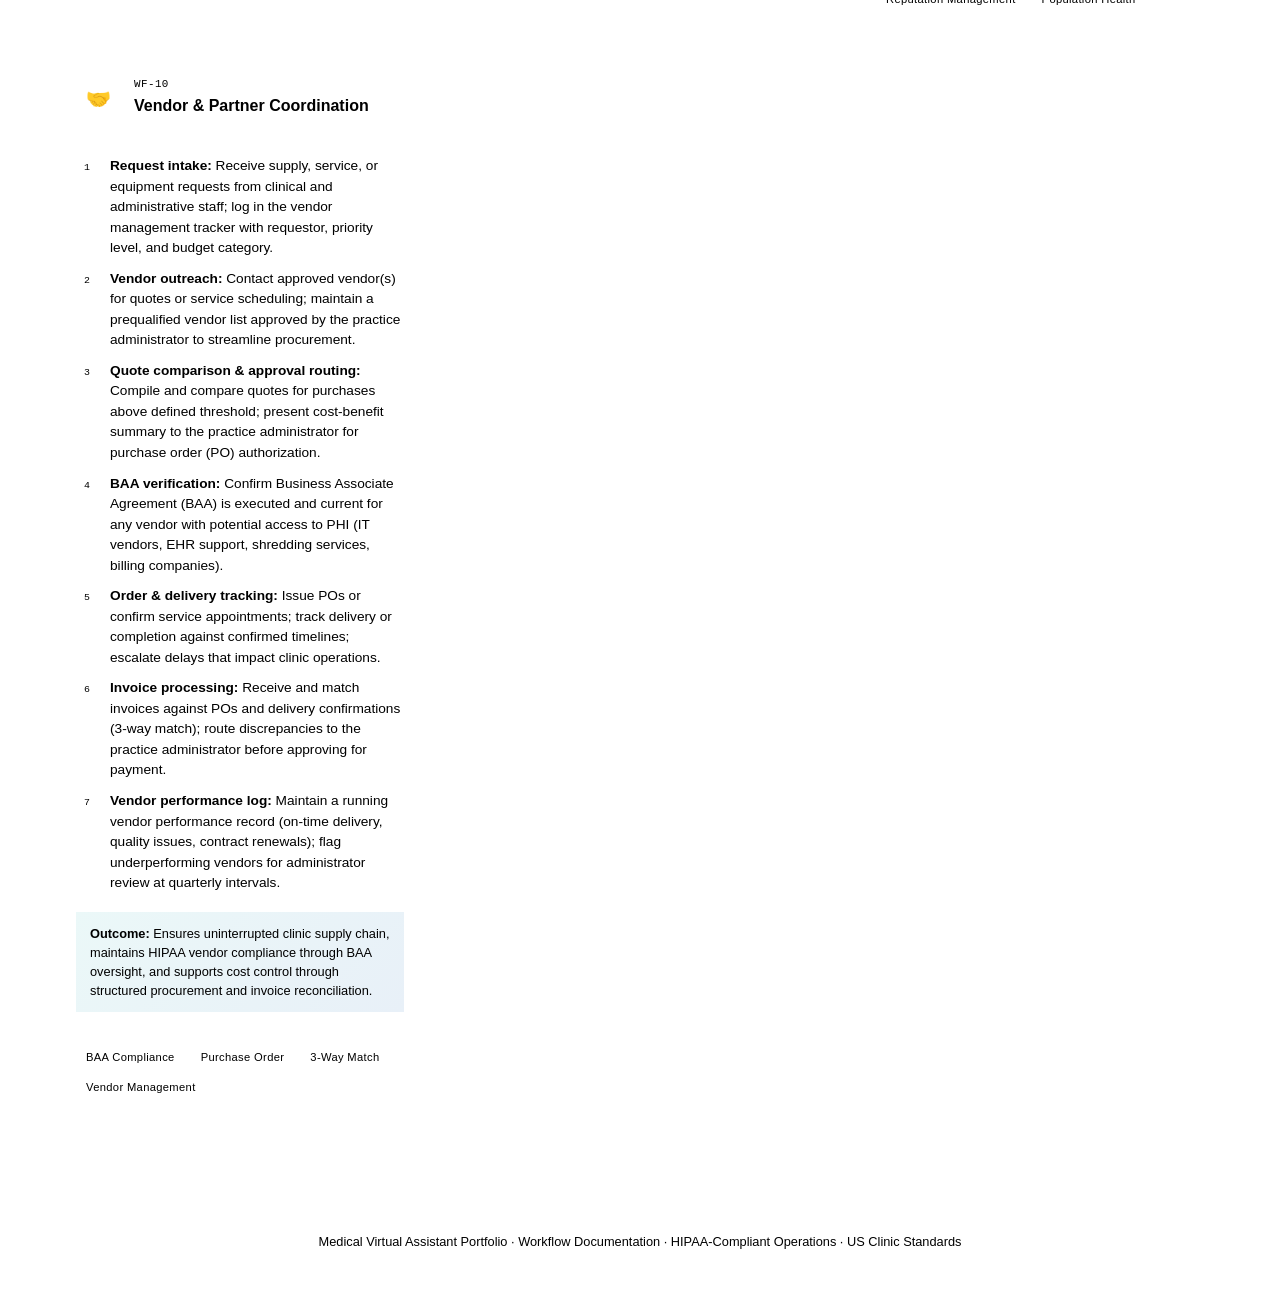
<file: portfolio/index.html>
<!DOCTYPE html>

<html lang="en">
<head>
<meta charset="UTF-8" />
<meta name="viewport" content="width=device-width, initial-scale=1.0" />
<title>Medical VA Workflows — Portfolio</title>
<link href="https://fonts.googleapis.com/css2?family=DM+Serif+Display:ital@0;1&family=DM+Sans:wght@300;400;500;600&family=JetBrains+Mono:wght@400;500&display=swap" rel="stylesheet" />
<style>
  :root {
    --teal:       #0D7377;
    --teal-lt:    #14A7AD;
    --teal-pale:  #E8F6F7;
    --navy:       #0A2342;
    --navy-mid:   #1B3A5C;
    --slate:      #4A6580;
    --sky:        #2196C4;
    --green:      #1A7F5A;
    --green-lt:   #D4EDDA;
    --amber:      #C97A1A;
    --amber-lt:   #FFF3DC;
    --white:      #FFFFFF;
    --off:        #F4F7F9;
    --border:     #D9E5EE;
    --text:       #1C2B3A;
    --muted:      #6B82A0;
    --tag-bg:     #E1F0F5;
    --radius:     12px;
    --radius-sm:  8px;
    --shadow:     0 4px 24px rgba(10,35,66,.07);
    --shadow-lg:  0 12px 48px rgba(10,35,66,.12);
  }

*, *::before, *::after { box-sizing: border-box; margin: 0; padding: 0; }

body {
font-family: ‘DM Sans’, sans-serif;
background: var(–off);
color: var(–text);
line-height: 1.6;
}

/* ── HERO ── */
.hero {
background-color: #0A2342;
background-image: linear-gradient(135deg, #0A2342 0%, #1B3A5C 55%, #0D5F70 100%);
padding: 80px 32px 96px;
text-align: center;
position: relative;
overflow: hidden;
}
.hero::before {
content: ‘’;
position: absolute; inset: 0;
background: url(“data:image/svg+xml,%3Csvg width=‘60’ height=‘60’ viewBox=‘0 0 60 60’ xmlns=‘http://www.w3.org/2000/svg’%3E%3Cg fill=‘none’ fill-rule=‘evenodd’%3E%3Cg fill=’%23ffffff’ fill-opacity=‘0.03’%3E%3Cpath d=‘M36 34v-4h-2v4h-4v2h4v4h2v-4h4v-2h-4zm0-30V0h-2v4h-4v2h4v4h2V6h4V4h-4zM6 34v-4H4v4H0v2h4v4h2v-4h4v-2H6zM6 4V0H4v4H0v2h4v4h2V6h4V4H6z’/%3E%3C/g%3E%3C/g%3E%3C/svg%3E”);
}
.hero-badge {
display: inline-flex; align-items: center; gap: 8px;
background: rgba(255,255,255,.1);
border: 1px solid rgba(255,255,255,.2);
border-radius: 999px;
padding: 6px 16px;
font-size: 12px; font-weight: 500; letter-spacing: .06em; text-transform: uppercase;
color: var(–teal-lt);
margin-bottom: 24px;
}
.hero h1 {
font-family: ‘DM Serif Display’, serif;
font-size: clamp(2rem, 5vw, 3.2rem);
color: #fff;
line-height: 1.15;
max-width: 760px; margin: 0 auto 16px;
}
.hero h1 em { color: var(–teal-lt); font-style: italic; }
.hero p {
color: rgba(255,255,255,.65);
font-size: 1rem; max-width: 580px; margin: 0 auto 40px;
}
.hero-stats {
display: flex; justify-content: center; gap: 32px; flex-wrap: wrap;
margin-top: 8px;
}
.stat { text-align: center; min-width: 80px; }
.stat-num { font-family: ‘DM Serif Display’, serif; font-size: 2rem; color: #14A7AD; display: block; }
.stat-lbl { font-size: .72rem; color: rgba(255,255,255,.6); letter-spacing: .05em; text-transform: uppercase; display: block; margin-top: 2px; }

/* ── MAIN DIAGRAM SECTION ── */
.diagram-section {
background: var(–white);
border-bottom: 1px solid var(–border);
padding: 64px 32px;
text-align: center;
}
.section-label {
font-size: .72rem; font-weight: 600; letter-spacing: .1em; text-transform: uppercase;
color: var(–teal); margin-bottom: 8px;
}
.section-title {
font-family: ‘DM Serif Display’, serif;
font-size: clamp(1.5rem, 3vw, 2.2rem);
color: var(–navy); margin-bottom: 12px;
}
.section-sub { color: var(–muted); font-size: .95rem; max-width: 560px; margin: 0 auto 48px; }

/* ── SVG FLOW DIAGRAM ── */
.diagram-wrap {
max-width: 960px; margin: 0 auto;
background: var(–off);
border: 1px solid var(–border);
border-radius: 16px;
padding: 40px 24px;
overflow-x: auto;
}
.diagram-wrap svg { display: block; margin: 0 auto; max-width: 100%; height: auto; }

/* ── WORKFLOW GRID ── */
.workflows-section { padding: 72px 32px; max-width: 1240px; margin: 0 auto; }

.category-header {
display: flex; align-items: center; gap: 12px;
margin-bottom: 32px; margin-top: 64px;
}
.category-header:first-child { margin-top: 0; }
.cat-pill {
background: var(–navy);
color: #fff;
font-size: .72rem; font-weight: 600; letter-spacing: .08em; text-transform: uppercase;
padding: 4px 14px; border-radius: 999px;
}
.cat-line { flex: 1; height: 1px; background: var(–border); }

.workflow-grid {
display: grid;
grid-template-columns: repeat(auto-fill, minmax(340px, 1fr));
gap: 24px;
}

/* ── WORKFLOW CARD ── */
.wf-card {
background: var(–white);
border: 1px solid var(–border);
border-radius: var(–radius);
box-shadow: var(–shadow);
overflow: hidden;
transition: transform .2s, box-shadow .2s;
}
.wf-card:hover { transform: translateY(-4px); box-shadow: var(–shadow-lg); }

.wf-header {
padding: 20px 24px 16px;
display: flex; align-items: flex-start; gap: 14px;
border-bottom: 1px solid var(–border);
}
.wf-icon {
width: 44px; height: 44px; border-radius: 10px;
display: flex; align-items: center; justify-content: center;
flex-shrink: 0; font-size: 20px;
}
.wf-icon.teal  { background: var(–teal-pale); }
.wf-icon.navy  { background: #E3EBF5; }
.wf-icon.green { background: var(–green-lt); }
.wf-icon.amber { background: var(–amber-lt); }

.wf-title-wrap {}
.wf-num {
font-family: ‘JetBrains Mono’, monospace;
font-size: .68rem; color: var(–muted); letter-spacing: .04em;
margin-bottom: 2px;
}
.wf-title { font-size: 1rem; font-weight: 600; color: var(–navy); line-height: 1.3; }

.wf-body { padding: 20px 24px; }

.wf-steps { list-style: none; display: flex; flex-direction: column; gap: 10px; }
.wf-step {
display: flex; gap: 12px; align-items: flex-start;
}
.step-dot {
width: 22px; height: 22px; border-radius: 50%;
background: var(–teal-pale);
display: flex; align-items: center; justify-content: center;
flex-shrink: 0;
font-family: ‘JetBrains Mono’, monospace;
font-size: .62rem; font-weight: 500; color: var(–teal);
margin-top: 1px;
}
.step-text { font-size: .855rem; color: var(–text); line-height: 1.5; }
.step-text strong { color: var(–teal); font-weight: 600; }

.wf-outcome {
margin-top: 18px;
padding: 12px 14px;
background: linear-gradient(135deg, #EBF8F8, #E8F0F8);
border-left: 3px solid var(–teal);
border-radius: 0 var(–radius-sm) var(–radius-sm) 0;
font-size: .8rem; color: var(–navy-mid); line-height: 1.5;
}
.wf-outcome strong { color: var(–teal); }

.wf-tags {
display: flex; flex-wrap: wrap; gap: 6px;
padding: 14px 24px 20px;
border-top: 1px solid var(–border);
}
.tag {
background: var(–tag-bg);
color: var(–slate);
font-size: .7rem; font-weight: 500; letter-spacing: .03em;
padding: 3px 10px; border-radius: 999px;
}

/* ── FOOTER ── */
footer {
text-align: center;
padding: 40px 32px;
border-top: 1px solid var(–border);
color: var(–muted); font-size: .8rem;
}

@media (max-width: 640px) {
.workflow-grid { grid-template-columns: 1fr; }
.hero {
padding: 56px 20px 64px;
background-color: #0A2342 !important;
background-image: linear-gradient(160deg, #0A2342 0%, #1B3A5C 60%, #0D5F70 100%) !important;
}
.hero h1 { font-size: 1.75rem; }
.hero p { font-size: .9rem; margin-bottom: 32px; }
.hero-stats { gap: 20px; }
.stat-num { font-size: 1.6rem; }
.stat-lbl { font-size: .65rem; }
.diagram-section { padding: 40px 16px; }
.diagram-wrap { padding: 20px 12px; }
.workflows-section { padding: 48px 16px; }
.wf-header { padding: 16px 18px 14px; }
.wf-body { padding: 16px 18px; }
.wf-tags { padding: 12px 18px 16px; }
.category-header { margin-top: 48px; }
}
</style>

</head>
<body>

<!-- ══════════ HERO ══════════ -->

<header class="hero">
  <div class="hero-badge">
    <svg width="10" height="10" viewBox="0 0 10 10"><circle cx="5" cy="5" r="5" fill="#14A7AD"/></svg>
    Clinical Operations Portfolio
  </div>
  <h1>Medical Virtual Assistant<br/><em>Workflow Systems</em></h1>
  <p>HIPAA-compliant, EMR-integrated workflows designed to reduce administrative burden, prevent claim denials, and improve patient throughput.</p>
  <div class="hero-stats">
    <div class="stat"><div class="stat-num">10</div><div class="stat-lbl">Workflows</div></div>
    <div class="stat"><div class="stat-num">6–8</div><div class="stat-lbl">Steps Each</div></div>
    <div class="stat"><div class="stat-num">2</div><div class="stat-lbl">Operational Tiers</div></div>
    <div class="stat"><div class="stat-num">100%</div><div class="stat-lbl">HIPAA-Aligned</div></div>
  </div>
</header>

<!-- ══════════ MASTER FLOW DIAGRAM ══════════ -->

<section class="diagram-section">
  <div class="section-label">System Overview</div>
  <div class="section-title">End-to-End Clinic Operations Map</div>
  <div class="section-sub">How clinical and administrative workflows interconnect to support seamless patient care and practice efficiency.</div>
  <div class="diagram-wrap">
    <svg viewBox="0 0 900 540" width="900" height="540" xmlns="http://www.w3.org/2000/svg" font-family="DM Sans, sans-serif">


  <!-- Background panels -->
  <rect x="20" y="20" width="420" height="500" rx="14" fill="#EBF6F7" stroke="#B2DDE0" stroke-width="1.2"/>
  <rect x="460" y="20" width="420" height="500" rx="14" fill="#EEF2F8" stroke="#C2D3E5" stroke-width="1.2"/>

  <!-- Panel labels -->
  <text x="40" y="46" font-size="9" font-weight="600" letter-spacing="1" fill="#0D7377" text-transform="uppercase">CLINICAL WORKFLOWS</text>
  <line x1="40" y1="52" x2="424" y2="52" stroke="#B2DDE0" stroke-width="1"/>
  <text x="480" y="46" font-size="9" font-weight="600" letter-spacing="1" fill="#1B3A5C">ADMINISTRATIVE &amp; OPERATIONS</text>
  <line x1="480" y1="52" x2="864" y2="52" stroke="#C2D3E5" stroke-width="1"/>

  <!-- ── CLINICAL NODES ── -->
  <!-- Node helper: x=40, y=68, w=380 -->

  <!-- 1. Patient Scheduling -->
  <g>
    <rect x="40" y="64" width="380" height="62" rx="10" fill="white" stroke="#B2DDE0" stroke-width="1.2"/>
    <rect x="40" y="64" width="6" height="62" rx="3" fill="#0D7377"/>
    <text x="58" y="85" font-size="9" fill="#6B82A0" font-weight="500">01</text>
    <text x="58" y="102" font-size="13" fill="#0A2342" font-weight="600">Patient Scheduling &amp; Follow-Up</text>
    <text x="58" y="118" font-size="10" fill="#4A6580">Intake → EMR Booking → Reminder → No-show Protocol</text>
    <!-- icon: calendar -->
    <rect x="376" y="78" width="30" height="30" rx="6" fill="#E8F6F7"/>
    <text x="391" y="99" font-size="16" text-anchor="middle" fill="#0D7377">📅</text>
  </g>

  <!-- Arrow -->
  <line x1="230" y1="126" x2="230" y2="144" stroke="#B2DDE0" stroke-width="1.5" marker-end="url(#arr-teal)"/>

  <!-- 2. Prior Auth -->
  <g>
    <rect x="40" y="144" width="380" height="62" rx="10" fill="white" stroke="#B2DDE0" stroke-width="1.2"/>
    <rect x="40" y="144" width="6" height="62" rx="3" fill="#14A7AD"/>
    <text x="58" y="165" font-size="9" fill="#6B82A0" font-weight="500">02</text>
    <text x="58" y="182" font-size="13" fill="#0A2342" font-weight="600">Prior Authorization</text>
    <text x="58" y="198" font-size="10" fill="#4A6580">Clinical criteria review → Payer portal submission → Tracking</text>
    <rect x="376" y="158" width="30" height="30" rx="6" fill="#E8F6F7"/>
    <text x="391" y="179" font-size="16" text-anchor="middle" fill="#14A7AD">📋</text>
  </g>

  <line x1="230" y1="206" x2="230" y2="224" stroke="#B2DDE0" stroke-width="1.5" marker-end="url(#arr-teal)"/>

  <!-- 3. Insurance Verification -->
  <g>
    <rect x="40" y="224" width="380" height="62" rx="10" fill="white" stroke="#B2DDE0" stroke-width="1.2"/>
    <rect x="40" y="224" width="6" height="62" rx="3" fill="#2196C4"/>
    <text x="58" y="245" font-size="9" fill="#6B82A0" font-weight="500">03</text>
    <text x="58" y="262" font-size="13" fill="#0A2342" font-weight="600">Insurance Eligibility Verification</text>
    <text x="58" y="278" font-size="10" fill="#4A6580">Real-time eligibility check → Benefits summary → Co-pay notation</text>
    <rect x="376" y="238" width="30" height="30" rx="6" fill="#E8F6F7"/>
    <text x="391" y="259" font-size="16" text-anchor="middle" fill="#2196C4">🛡️</text>
  </g>

  <line x1="230" y1="286" x2="230" y2="304" stroke="#B2DDE0" stroke-width="1.5" marker-end="url(#arr-teal)"/>

  <!-- 4. Rx Refill -->
  <g>
    <rect x="40" y="304" width="380" height="62" rx="10" fill="white" stroke="#B2DDE0" stroke-width="1.2"/>
    <rect x="40" y="304" width="6" height="62" rx="3" fill="#1A7F5A"/>
    <text x="58" y="325" font-size="9" fill="#6B82A0" font-weight="500">04</text>
    <text x="58" y="342" font-size="13" fill="#0A2342" font-weight="600">Prescription Refill Management</text>
    <text x="58" y="358" font-size="10" fill="#4A6580">Pharmacy request → Chart review → Provider routing → eRx</text>
    <rect x="376" y="318" width="30" height="30" rx="6" fill="#E8F6F7"/>
    <text x="391" y="339" font-size="16" text-anchor="middle" fill="#1A7F5A">💊</text>
  </g>

  <line x1="230" y1="366" x2="230" y2="384" stroke="#B2DDE0" stroke-width="1.5" marker-end="url(#arr-teal)"/>

  <!-- 5. Inbox/Task -->
  <g>
    <rect x="40" y="384" width="175" height="62" rx="10" fill="white" stroke="#B2DDE0" stroke-width="1.2"/>
    <rect x="40" y="384" width="6" height="62" rx="3" fill="#C97A1A"/>
    <text x="58" y="405" font-size="9" fill="#6B82A0" font-weight="500">05</text>
    <text x="58" y="422" font-size="12" fill="#0A2342" font-weight="600">Inbox &amp; Task Mgmt</text>
    <text x="58" y="437" font-size="9" fill="#4A6580">Triage → Assign → Escalate</text>
  </g>

  <!-- 6. Lab Results -->
  <g>
    <rect x="245" y="384" width="175" height="62" rx="10" fill="white" stroke="#B2DDE0" stroke-width="1.2"/>
    <rect x="245" y="384" width="6" height="62" rx="3" fill="#7B5EA7"/>
    <text x="263" y="405" font-size="9" fill="#6B82A0" font-weight="500">06</text>
    <text x="263" y="422" font-size="12" fill="#0A2342" font-weight="600">Lab Results Handling</text>
    <text x="263" y="437" font-size="9" fill="#4A6580">Receive → Flag → Notify</text>
  </g>

  <!-- ── ADMIN NODES ── -->

  <!-- 7. Call Handling -->
  <g>
    <rect x="480" y="64" width="380" height="62" rx="10" fill="white" stroke="#C2D3E5" stroke-width="1.2"/>
    <rect x="480" y="64" width="6" height="62" rx="3" fill="#0A2342"/>
    <text x="498" y="85" font-size="9" fill="#6B82A0" font-weight="500">07</text>
    <text x="498" y="102" font-size="13" fill="#0A2342" font-weight="600">Business Call Handling</text>
    <text x="498" y="118" font-size="10" fill="#4A6580">Screen → Log → Route → Escalate → Document</text>
    <rect x="816" y="78" width="30" height="30" rx="6" fill="#E3EBF5"/>
    <text x="831" y="99" font-size="16" text-anchor="middle" fill="#0A2342">📞</text>
  </g>

  <line x1="670" y1="126" x2="670" y2="144" stroke="#C2D3E5" stroke-width="1.5" marker-end="url(#arr-navy)"/>

  <!-- 8. Email -->
  <g>
    <rect x="480" y="144" width="380" height="62" rx="10" fill="white" stroke="#C2D3E5" stroke-width="1.2"/>
    <rect x="480" y="144" width="6" height="62" rx="3" fill="#1B3A5C"/>
    <text x="498" y="165" font-size="9" fill="#6B82A0" font-weight="500">08</text>
    <text x="498" y="182" font-size="13" fill="#0A2342" font-weight="600">Business Email &amp; Inbox Management</text>
    <text x="498" y="198" font-size="10" fill="#4A6580">Categorize → Draft → Respond → Track → Archive</text>
    <rect x="816" y="158" width="30" height="30" rx="6" fill="#E3EBF5"/>
    <text x="831" y="179" font-size="16" text-anchor="middle" fill="#1B3A5C">✉️</text>
  </g>

  <line x1="670" y1="206" x2="670" y2="224" stroke="#C2D3E5" stroke-width="1.5" marker-end="url(#arr-navy)"/>

  <!-- 9. Marketing -->
  <g>
    <rect x="480" y="224" width="380" height="62" rx="10" fill="white" stroke="#C2D3E5" stroke-width="1.2"/>
    <rect x="480" y="224" width="6" height="62" rx="3" fill="#2196C4"/>
    <text x="498" y="245" font-size="9" fill="#6B82A0" font-weight="500">09</text>
    <text x="498" y="262" font-size="13" fill="#0A2342" font-weight="600">Basic Marketing &amp; Outreach Support</text>
    <text x="498" y="278" font-size="10" fill="#4A6580">Content calendar → Draft → Approval → Schedule → Report</text>
    <rect x="816" y="238" width="30" height="30" rx="6" fill="#E3EBF5"/>
    <text x="831" y="259" font-size="16" text-anchor="middle" fill="#2196C4">📣</text>
  </g>

  <line x1="670" y1="286" x2="670" y2="304" stroke="#C2D3E5" stroke-width="1.5" marker-end="url(#arr-navy)"/>

  <!-- 10. Vendor -->
  <g>
    <rect x="480" y="304" width="380" height="62" rx="10" fill="white" stroke="#C2D3E5" stroke-width="1.2"/>
    <rect x="480" y="304" width="6" height="62" rx="3" fill="#1A7F5A"/>
    <text x="498" y="325" font-size="9" fill="#6B82A0" font-weight="500">10</text>
    <text x="498" y="342" font-size="13" fill="#0A2342" font-weight="600">Vendor &amp; Partner Coordination</text>
    <text x="498" y="358" font-size="10" fill="#4A6580">Requests → Quotes → PO review → Delivery → Invoice log</text>
    <rect x="816" y="318" width="30" height="30" rx="6" fill="#E3EBF5"/>
    <text x="831" y="339" font-size="16" text-anchor="middle" fill="#1A7F5A">🤝</text>
  </g>

  <!-- Outcome Bar -->
  <rect x="40" y="470" width="820" height="34" rx="8" fill="#0A2342"/>
  <text x="450" y="491" font-size="10.5" font-weight="600" fill="#14A7AD" text-anchor="middle" letter-spacing=".5">
    ✓ Prevent Claim Denials   ✓ Reduce Admin Delays   ✓ Improve Patient Flow   ✓ HIPAA-Compliant Documentation
  </text>

  <!-- Arrows defs -->
  <defs>
    <marker id="arr-teal" markerWidth="8" markerHeight="8" refX="4" refY="4" orient="auto">
      <path d="M0,0 L8,4 L0,8 Z" fill="#B2DDE0"/>
    </marker>
    <marker id="arr-navy" markerWidth="8" markerHeight="8" refX="4" refY="4" orient="auto">
      <path d="M0,0 L8,4 L0,8 Z" fill="#C2D3E5"/>
    </marker>
  </defs>
</svg>


  </div>
</section>

<!-- ══════════ WORKFLOW CARDS ══════════ -->

<main class="workflows-section">

  <!-- CLINICAL -->

  <div class="category-header">
    <span class="cat-pill">Clinical</span>
    <span class="cat-line"></span>
  </div>

  <div class="workflow-grid">


<!-- 1. Patient Scheduling -->
<div class="wf-card">
  <div class="wf-header">
    <div class="wf-icon teal">📅</div>
    <div class="wf-title-wrap">
      <div class="wf-num">WF-01</div>
      <div class="wf-title">Patient Scheduling &amp; Follow-Up</div>
    </div>
  </div>
  <div class="wf-body">
    <ol class="wf-steps">
      <li class="wf-step"><span class="step-dot">1</span><span class="step-text"><strong>Intake screening:</strong> Collect chief complaint, insurance ID, and referring provider during initial contact; document in EMR before scheduling.</span></li>
      <li class="wf-step"><span class="step-dot">2</span><span class="step-text"><strong>Eligibility pre-check:</strong> Run real-time eligibility verification via payer portal or clearinghouse to confirm active coverage and applicable co-pay before booking.</span></li>
      <li class="wf-step"><span class="step-dot">3</span><span class="step-text"><strong>Appointment entry:</strong> Book appointment in EMR scheduler with correct visit type, provider, and care team; attach referral or order documents as required.</span></li>
      <li class="wf-step"><span class="step-dot">4</span><span class="step-text"><strong>Automated reminders:</strong> Trigger 72-hr and 24-hr patient reminders via SMS/email; log outreach in EMR communication tab to maintain audit trail.</span></li>
      <li class="wf-step"><span class="step-dot">5</span><span class="step-text"><strong>No-show protocol:</strong> For unconfirmed or missed appointments, execute same-day outreach and document reschedule attempts per clinic policy.</span></li>
      <li class="wf-step"><span class="step-dot">6</span><span class="step-text"><strong>Wait-list management:</strong> Maintain cancellation wait-list in EMR; fill open slots within 2 hours to maximize provider utilization.</span></li>
      <li class="wf-step"><span class="step-dot">7</span><span class="step-text"><strong>Post-visit follow-up:</strong> Schedule follow-up appointments per provider discharge instructions and flag outstanding referrals or orders in EMR task queue.</span></li>
    </ol>
    <div class="wf-outcome"><strong>Outcome:</strong> Reduces no-show rate, maximizes provider schedule density, and ensures continuity of care documentation from first contact to follow-up.</div>
  </div>
  <div class="wf-tags">
    <span class="tag">EMR Scheduling</span><span class="tag">Eligibility Pre-check</span><span class="tag">HIPAA</span><span class="tag">No-show Protocol</span>
  </div>
</div>

<!-- 2. Prior Auth -->
<div class="wf-card">
  <div class="wf-header">
    <div class="wf-icon teal">📋</div>
    <div class="wf-title-wrap">
      <div class="wf-num">WF-02</div>
      <div class="wf-title">Prior Authorization</div>
    </div>
  </div>
  <div class="wf-body">
    <ol class="wf-steps">
      <li class="wf-step"><span class="step-dot">1</span><span class="step-text"><strong>Order review:</strong> Identify procedures or medications requiring prior authorization by cross-referencing the provider's order with the payer's pre-auth requirement list.</span></li>
      <li class="wf-step"><span class="step-dot">2</span><span class="step-text"><strong>Clinical documentation pull:</strong> Retrieve supporting clinical notes, diagnosis codes (ICD-10), procedure codes (CPT/HCPCS), and relevant labs or imaging from EMR.</span></li>
      <li class="wf-step"><span class="step-dot">3</span><span class="step-text"><strong>Medical necessity criteria:</strong> Verify that documentation satisfies the payer's medical necessity guidelines (e.g., InterQual, MCG); flag gaps and request addendum from provider if needed.</span></li>
      <li class="wf-step"><span class="step-dot">4</span><span class="step-text"><strong>Payer portal submission:</strong> Submit PA request via payer portal or fax with complete clinical package; record reference number and expected turnaround in EMR authorization tracker.</span></li>
      <li class="wf-step"><span class="step-dot">5</span><span class="step-text"><strong>Status follow-up:</strong> Check authorization status at 48-hr intervals; escalate pending requests exceeding payer SLA to the provider or authorization specialist.</span></li>
      <li class="wf-step"><span class="step-dot">6</span><span class="step-text"><strong>Approval/denial documentation:</strong> Log approval number, valid dates, and approved units in EMR; attach denial letters and initiate appeal process within payer's appeal window.</span></li>
      <li class="wf-step"><span class="step-dot">7</span><span class="step-text"><strong>Provider &amp; patient notification:</strong> Communicate approval status to clinical team; notify patient of any cost-share implications or scheduling next steps.</span></li>
    </ol>
    <div class="wf-outcome"><strong>Outcome:</strong> Prevents claim denials due to missing authorizations, reduces treatment delays, and maintains a complete authorization audit trail for billing compliance.</div>
  </div>
  <div class="wf-tags">
    <span class="tag">Payer Portal</span><span class="tag">ICD-10 / CPT</span><span class="tag">Medical Necessity</span><span class="tag">Appeal Process</span>
  </div>
</div>

<!-- 3. Insurance Verification -->
<div class="wf-card">
  <div class="wf-header">
    <div class="wf-icon teal">🛡️</div>
    <div class="wf-title-wrap">
      <div class="wf-num">WF-03</div>
      <div class="wf-title">Insurance Eligibility Verification</div>
    </div>
  </div>
  <div class="wf-body">
    <ol class="wf-steps">
      <li class="wf-step"><span class="step-dot">1</span><span class="step-text"><strong>Daily verification queue:</strong> Generate a list of appointments scheduled within the next 3–5 business days and add all patients to the eligibility verification queue in the EMR or clearinghouse portal.</span></li>
      <li class="wf-step"><span class="step-dot">2</span><span class="step-text"><strong>Real-time eligibility check:</strong> Run 270/271 eligibility transactions via clearinghouse (Availity, Change Healthcare) or directly through the payer portal; capture active coverage, plan type, and effective dates.</span></li>
      <li class="wf-step"><span class="step-dot">3</span><span class="step-text"><strong>Benefits breakdown:</strong> Document deductible, out-of-pocket maximum, co-pay, co-insurance, and in-network/out-of-network status for the relevant specialty and visit type.</span></li>
      <li class="wf-step"><span class="step-dot">4</span><span class="step-text"><strong>Secondary coverage check:</strong> Confirm coordination of benefits (COB) for patients with dual coverage; document primary and secondary payer order in EMR.</span></li>
      <li class="wf-step"><span class="step-dot">5</span><span class="step-text"><strong>Discrepancy resolution:</strong> Flag terminated or mismatched coverage to the front desk and patient; collect updated insurance information and re-verify before the appointment date.</span></li>
      <li class="wf-step"><span class="step-dot">6</span><span class="step-text"><strong>EMR update:</strong> Post verified benefits to the patient's insurance tab in the EMR; include effective date, group/member ID, and verification reference number.</span></li>
      <li class="wf-step"><span class="step-dot">7</span><span class="step-text"><strong>Pre-visit financial communication:</strong> Notify patients of estimated co-pay or outstanding balance prior to visit to reduce day-of collection issues.</span></li>
    </ol>
    <div class="wf-outcome"><strong>Outcome:</strong> Eliminates eligibility-related claim rejections, improves point-of-service collections, and reduces accounts receivable aging from coverage errors.</div>
  </div>
  <div class="wf-tags">
    <span class="tag">270/271 EDI</span><span class="tag">Availity / Payer Portal</span><span class="tag">COB</span><span class="tag">AR Management</span>
  </div>
</div>

<!-- 4. Rx Refill -->
<div class="wf-card">
  <div class="wf-header">
    <div class="wf-icon green">💊</div>
    <div class="wf-title-wrap">
      <div class="wf-num">WF-04</div>
      <div class="wf-title">Prescription Refill Management</div>
    </div>
  </div>
  <div class="wf-body">
    <ol class="wf-steps">
      <li class="wf-step"><span class="step-dot">1</span><span class="step-text"><strong>Refill request intake:</strong> Receive electronic refill requests from pharmacy (SureScripts), patient portal, or phone; log all requests in the EMR refill task queue with timestamp and source.</span></li>
      <li class="wf-step"><span class="step-dot">2</span><span class="step-text"><strong>Chart review:</strong> Verify last office visit date, active problem list, current medication list, and any labs required before renewal (e.g., INR for warfarin, TSH for thyroid medications).</span></li>
      <li class="wf-step"><span class="step-dot">3</span><span class="step-text"><strong>Eligibility &amp; formulary check:</strong> Confirm medication is covered under patient's current plan formulary; identify generic alternatives or preferred tier options to reduce patient cost.</span></li>
      <li class="wf-step"><span class="step-dot">4</span><span class="step-text"><strong>PA flagging:</strong> Identify medications requiring prior authorization before refill; initiate PA workflow concurrently to prevent treatment gaps.</span></li>
      <li class="wf-step"><span class="step-dot">5</span><span class="step-text"><strong>Provider routing:</strong> Route refill request to the appropriate provider via EMR inbox with a pre-populated summary (last visit, labs, indication) to expedite review and e-prescribing.</span></li>
      <li class="wf-step"><span class="step-dot">6</span><span class="step-text"><strong>eRx transmission:</strong> Upon provider approval, confirm electronic prescription (eRx) was transmitted to the patient's preferred pharmacy; document approval and transmission in EMR.</span></li>
      <li class="wf-step"><span class="step-dot">7</span><span class="step-text"><strong>Patient notification:</strong> Notify the patient of refill status (approved, pending, or denied with alternative) and estimated pharmacy fill time.</span></li>
    </ol>
    <div class="wf-outcome"><strong>Outcome:</strong> Eliminates medication gaps, reduces provider inbox burden, ensures formulary compliance, and supports patient medication adherence.</div>
  </div>
  <div class="wf-tags">
    <span class="tag">SureScripts eRx</span><span class="tag">Formulary Check</span><span class="tag">Prior Auth</span><span class="tag">Medication Reconciliation</span>
  </div>
</div>

<!-- 5. Inbox & Task -->
<div class="wf-card">
  <div class="wf-header">
    <div class="wf-icon amber">📥</div>
    <div class="wf-title-wrap">
      <div class="wf-num">WF-05</div>
      <div class="wf-title">Inbox &amp; Task Management</div>
    </div>
  </div>
  <div class="wf-body">
    <ol class="wf-steps">
      <li class="wf-step"><span class="step-dot">1</span><span class="step-text"><strong>Daily inbox review:</strong> Process provider and staff EMR inboxes at scheduled intervals (morning, midday, end-of-day); clear actionable items within defined SLA windows.</span></li>
      <li class="wf-step"><span class="step-dot">2</span><span class="step-text"><strong>Task triage:</strong> Categorize tasks by urgency (urgent, routine, informational) and type (clinical, administrative, billing, scheduling) using EMR task management tools.</span></li>
      <li class="wf-step"><span class="step-dot">3</span><span class="step-text"><strong>Delegation &amp; routing:</strong> Assign non-clinical tasks to appropriate team members; route clinical tasks to the covering provider with relevant patient context attached.</span></li>
      <li class="wf-step"><span class="step-dot">4</span><span class="step-text"><strong>Patient portal messages:</strong> Respond to patient messages within 24–48 hours per clinic policy; escalate clinical questions to provider; document all responses in the patient's communication log.</span></li>
      <li class="wf-step"><span class="step-dot">5</span><span class="step-text"><strong>Document processing:</strong> Index incoming faxes (referrals, records, lab results) to the correct patient chart; attach to the relevant encounter and flag provider for review.</span></li>
      <li class="wf-step"><span class="step-dot">6</span><span class="step-text"><strong>Escalation protocol:</strong> Immediately escalate urgent clinical communications (critical labs, abnormal imaging, patient distress messages) to the on-call provider with no delay.</span></li>
      <li class="wf-step"><span class="step-dot">7</span><span class="step-text"><strong>End-of-day reconciliation:</strong> Confirm all open tasks have an owner and due date; carry forward unresolved items and brief the next available team member to ensure continuity.</span></li>
    </ol>
    <div class="wf-outcome"><strong>Outcome:</strong> Reduces provider administrative burden, ensures zero task drop-off, and supports regulatory compliance by maintaining a full communication audit trail.</div>
  </div>
  <div class="wf-tags">
    <span class="tag">EMR Inbox</span><span class="tag">Task Delegation</span><span class="tag">Patient Portal</span><span class="tag">Document Indexing</span>
  </div>
</div>

<!-- 6. Lab Results -->
<div class="wf-card">
  <div class="wf-header">
    <div class="wf-icon navy" style="background:#EDE9F5;">🧪</div>
    <div class="wf-title-wrap">
      <div class="wf-num">WF-06</div>
      <div class="wf-title">Lab Results Handling</div>
    </div>
  </div>
  <div class="wf-body">
    <ol class="wf-steps">
      <li class="wf-step"><span class="step-dot">1</span><span class="step-text"><strong>Result receipt:</strong> Receive lab results via HL7 interface, fax, or lab portal; confirm automatic posting to the correct patient's EMR chart by matching MRN, DOB, and order number.</span></li>
      <li class="wf-step"><span class="step-dot">2</span><span class="step-text"><strong>Critical value flagging:</strong> Identify critical or panic values per lab reference ranges; immediately notify the ordering or covering provider via phone with read-back confirmation and document in EMR.</span></li>
      <li class="wf-step"><span class="step-dot">3</span><span class="step-text"><strong>Provider routing:</strong> Route all results to the ordering provider's EMR inbox with a summary notation; flag results requiring action (abnormal ranges, trending changes) with a priority label.</span></li>
      <li class="wf-step"><span class="step-dot">4</span><span class="step-text"><strong>Pending result follow-up:</strong> Track outstanding lab orders; follow up with the lab on results exceeding expected turnaround time to prevent delayed diagnosis.</span></li>
      <li class="wf-step"><span class="step-dot">5</span><span class="step-text"><strong>Patient notification:</strong> Communicate results to the patient per provider's instructions (normal via portal; abnormal via phone call) within the clinic's defined timeframe policy.</span></li>
      <li class="wf-step"><span class="step-dot">6</span><span class="step-text"><strong>Follow-up scheduling:</strong> Schedule follow-up visit or additional testing as directed by the provider's result review; link order to the original lab result in the EMR encounter.</span></li>
      <li class="wf-step"><span class="step-dot">7</span><span class="step-text"><strong>Documentation close-out:</strong> Confirm all results have been reviewed and acknowledged by the provider in the EMR; close result tasks and log patient notification in the communication record.</span></li>
    </ol>
    <div class="wf-outcome"><strong>Outcome:</strong> Eliminates missed or delayed results, supports timely clinical decision-making, and reduces liability from unreported critical lab values.</div>
  </div>
  <div class="wf-tags">
    <span class="tag">HL7 Interface</span><span class="tag">Critical Value Protocol</span><span class="tag">EMR Result Routing</span><span class="tag">Turnaround Tracking</span>
  </div>
</div>


  </div><!-- /clinical grid -->

  <!-- ADMIN -->

  <div class="category-header">
    <span class="cat-pill">Administrative &amp; Operations</span>
    <span class="cat-line"></span>
  </div>

  <div class="workflow-grid">


<!-- 7. Call Handling -->
<div class="wf-card">
  <div class="wf-header">
    <div class="wf-icon navy">📞</div>
    <div class="wf-title-wrap">
      <div class="wf-num">WF-07</div>
      <div class="wf-title">Business Call Handling</div>
    </div>
  </div>
  <div class="wf-body">
    <ol class="wf-steps">
      <li class="wf-step"><span class="step-dot">1</span><span class="step-text"><strong>Professional greeting &amp; screening:</strong> Answer calls using clinic-standard greeting; identify caller type (payer, vendor, referral source, or business partner) and purpose before proceeding.</span></li>
      <li class="wf-step"><span class="step-dot">2</span><span class="step-text"><strong>Call classification:</strong> Categorize inbound calls as urgent, routine, or informational; apply appropriate SLA (urgent within 1 hour, routine within 1 business day).</span></li>
      <li class="wf-step"><span class="step-dot">3</span><span class="step-text"><strong>Information verification:</strong> For payer or referral calls, verify caller identity (NPI, TIN, or provider credentials) before disclosing any practice or provider-specific information.</span></li>
      <li class="wf-step"><span class="step-dot">4</span><span class="step-text"><strong>Real-time documentation:</strong> Log call summary, caller contact information, issue details, and requested action in the practice management system or CRM immediately during the call.</span></li>
      <li class="wf-step"><span class="step-dot">5</span><span class="step-text"><strong>Routing &amp; warm transfer:</strong> Route calls requiring clinical staff or provider involvement with a full context summary; avoid cold transfers that require callers to repeat information.</span></li>
      <li class="wf-step"><span class="step-dot">6</span><span class="step-text"><strong>Message relay:</strong> Deliver accurate voicemail or call-back messages to the appropriate team member within defined relay timeframes; confirm receipt.</span></li>
      <li class="wf-step"><span class="step-dot">7</span><span class="step-text"><strong>Follow-up &amp; close:</strong> If action was promised, initiate follow-up within the committed timeframe; update call log with resolution status and close the task in the practice management system.</span></li>
    </ol>
    <div class="wf-outcome"><strong>Outcome:</strong> Ensures every business contact is handled professionally, routed efficiently, and documented thoroughly — protecting the practice from miscommunication and missed escalations.</div>
  </div>
  <div class="wf-tags">
    <span class="tag">Call Triage</span><span class="tag">CRM Logging</span><span class="tag">Payer Communication</span><span class="tag">SLA Compliance</span>
  </div>
</div>

<!-- 8. Email -->
<div class="wf-card">
  <div class="wf-header">
    <div class="wf-icon navy">✉️</div>
    <div class="wf-title-wrap">
      <div class="wf-num">WF-08</div>
      <div class="wf-title">Business Email &amp; Inbox Management</div>
    </div>
  </div>
  <div class="wf-body">
    <ol class="wf-steps">
      <li class="wf-step"><span class="step-dot">1</span><span class="step-text"><strong>Inbox sweep (3× daily):</strong> Review shared and provider-specific business inboxes at defined intervals; apply folder structure (Action Required, Awaiting Reply, Reference, Archive) to maintain zero-clutter policy.</span></li>
      <li class="wf-step"><span class="step-dot">2</span><span class="step-text"><strong>Triage &amp; prioritization:</strong> Flag time-sensitive emails (payer correspondence, authorization notices, contract documents) for same-day response; defer non-urgent items with a follow-up reminder set.</span></li>
      <li class="wf-step"><span class="step-dot">3</span><span class="step-text"><strong>Response drafting:</strong> Compose accurate, professional email responses using clinic-approved templates; ensure all outgoing emails adhere to HIPAA minimum necessary standards before sending.</span></li>
      <li class="wf-step"><span class="step-dot">4</span><span class="step-text"><strong>Provider review queue:</strong> Route emails requiring provider approval or signature to a dedicated review folder; summarize context in the subject line to reduce provider reading time.</span></li>
      <li class="wf-step"><span class="step-dot">5</span><span class="step-text"><strong>Attachment handling:</strong> Save and label incoming documents (EOBs, contracts, referral letters) to shared drive using standardized naming convention; link document to relevant EMR or practice record.</span></li>
      <li class="wf-step"><span class="step-dot">6</span><span class="step-text"><strong>Thread tracking:</strong> Maintain running tracking log for multi-party email threads (payer negotiations, vendor agreements); flag threads idle over 48 hours for follow-up.</span></li>
      <li class="wf-step"><span class="step-dot">7</span><span class="step-text"><strong>Archive &amp; compliance:</strong> Archive resolved threads per practice email retention policy; ensure PHI is never transmitted via unsecured email; use encrypted portal for any patient-related business correspondence.</span></li>
    </ol>
    <div class="wf-outcome"><strong>Outcome:</strong> Maintains organized, responsive, and HIPAA-compliant communication channels that support provider efficiency and reduce risk from missed or misrouted correspondence.</div>
  </div>
  <div class="wf-tags">
    <span class="tag">Inbox Zero Protocol</span><span class="tag">HIPAA Email Policy</span><span class="tag">EOB Processing</span><span class="tag">Encrypted Communication</span>
  </div>
</div>

<!-- 9. Marketing -->
<div class="wf-card">
  <div class="wf-header">
    <div class="wf-icon teal">📣</div>
    <div class="wf-title-wrap">
      <div class="wf-num">WF-09</div>
      <div class="wf-title">Basic Marketing &amp; Outreach Support</div>
    </div>
  </div>
  <div class="wf-body">
    <ol class="wf-steps">
      <li class="wf-step"><span class="step-dot">1</span><span class="step-text"><strong>Content calendar setup:</strong> Build and maintain a monthly content calendar aligned with clinic priorities (new services, seasonal health campaigns, provider spotlights); present to practice manager for approval.</span></li>
      <li class="wf-step"><span class="step-dot">2</span><span class="step-text"><strong>Draft creation:</strong> Write HIPAA-compliant social media posts, email newsletters, and patient education content; ensure no PHI or identifiable patient data appears in any public-facing material.</span></li>
      <li class="wf-step"><span class="step-dot">3</span><span class="step-text"><strong>Provider &amp; compliance review:</strong> Route all outbound content through the clinic's designated approver (physician champion or compliance officer) before publication.</span></li>
      <li class="wf-step"><span class="step-dot">4</span><span class="step-text"><strong>Scheduling &amp; publishing:</strong> Schedule approved posts using the clinic's social media management tool; coordinate timing with clinic hours, campaigns, and community health events.</span></li>
      <li class="wf-step"><span class="step-dot">5</span><span class="step-text"><strong>Patient recall outreach:</strong> Execute targeted outreach for overdue preventive care (annual physicals, mammograms, colonoscopies) using EMR population health tools; document outreach in patient record.</span></li>
      <li class="wf-step"><span class="step-dot">6</span><span class="step-text"><strong>Review management:</strong> Monitor Google and Healthgrades reviews; route negative feedback to practice manager per clinic escalation policy; draft provider-approved responses to positive reviews.</span></li>
      <li class="wf-step"><span class="step-dot">7</span><span class="step-text"><strong>Performance reporting:</strong> Compile monthly engagement report (reach, appointment conversions from campaigns, new patient inquiries) and present summary to practice leadership.</span></li>
    </ol>
    <div class="wf-outcome"><strong>Outcome:</strong> Supports patient acquisition and retention, strengthens clinic online reputation, and drives preventive care utilization — all within HIPAA marketing compliance guidelines.</div>
  </div>
  <div class="wf-tags">
    <span class="tag">HIPAA-Compliant Content</span><span class="tag">Patient Recall</span><span class="tag">Reputation Management</span><span class="tag">Population Health</span>
  </div>
</div>

<!-- 10. Vendor -->
<div class="wf-card">
  <div class="wf-header">
    <div class="wf-icon green">🤝</div>
    <div class="wf-title-wrap">
      <div class="wf-num">WF-10</div>
      <div class="wf-title">Vendor &amp; Partner Coordination</div>
    </div>
  </div>
  <div class="wf-body">
    <ol class="wf-steps">
      <li class="wf-step"><span class="step-dot">1</span><span class="step-text"><strong>Request intake:</strong> Receive supply, service, or equipment requests from clinical and administrative staff; log in the vendor management tracker with requestor, priority level, and budget category.</span></li>
      <li class="wf-step"><span class="step-dot">2</span><span class="step-text"><strong>Vendor outreach:</strong> Contact approved vendor(s) for quotes or service scheduling; maintain a prequalified vendor list approved by the practice administrator to streamline procurement.</span></li>
      <li class="wf-step"><span class="step-dot">3</span><span class="step-text"><strong>Quote comparison &amp; approval routing:</strong> Compile and compare quotes for purchases above defined threshold; present cost-benefit summary to the practice administrator for purchase order (PO) authorization.</span></li>
      <li class="wf-step"><span class="step-dot">4</span><span class="step-text"><strong>BAA verification:</strong> Confirm Business Associate Agreement (BAA) is executed and current for any vendor with potential access to PHI (IT vendors, EHR support, shredding services, billing companies).</span></li>
      <li class="wf-step"><span class="step-dot">5</span><span class="step-text"><strong>Order &amp; delivery tracking:</strong> Issue POs or confirm service appointments; track delivery or completion against confirmed timelines; escalate delays that impact clinic operations.</span></li>
      <li class="wf-step"><span class="step-dot">6</span><span class="step-text"><strong>Invoice processing:</strong> Receive and match invoices against POs and delivery confirmations (3-way match); route discrepancies to the practice administrator before approving for payment.</span></li>
      <li class="wf-step"><span class="step-dot">7</span><span class="step-text"><strong>Vendor performance log:</strong> Maintain a running vendor performance record (on-time delivery, quality issues, contract renewals); flag underperforming vendors for administrator review at quarterly intervals.</span></li>
    </ol>
    <div class="wf-outcome"><strong>Outcome:</strong> Ensures uninterrupted clinic supply chain, maintains HIPAA vendor compliance through BAA oversight, and supports cost control through structured procurement and invoice reconciliation.</div>
  </div>
  <div class="wf-tags">
    <span class="tag">BAA Compliance</span><span class="tag">Purchase Order</span><span class="tag">3-Way Match</span><span class="tag">Vendor Management</span>
  </div>
</div>


  </div><!-- /admin grid -->

</main>

<footer>
  <p>Medical Virtual Assistant Portfolio · Workflow Documentation · HIPAA-Compliant Operations · US Clinic Standards</p>
</footer>

</body>
</html>
</file>
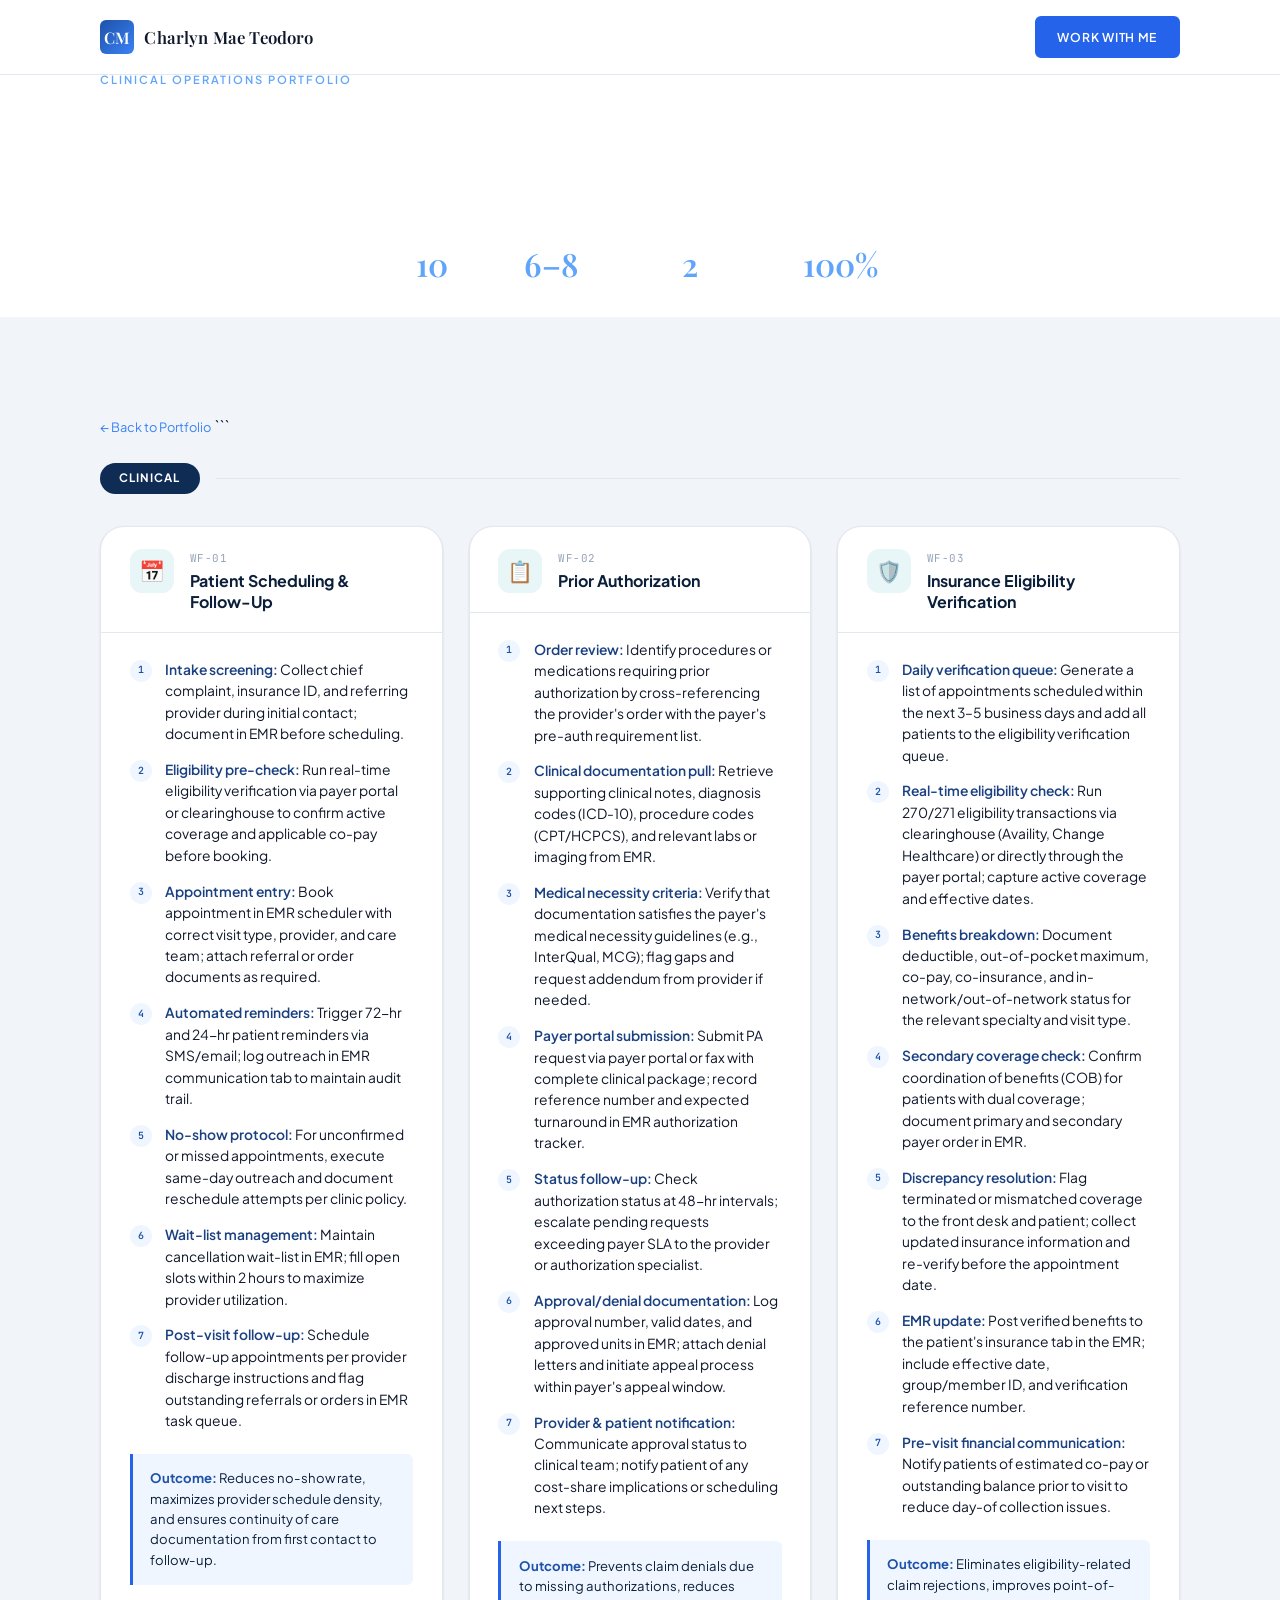
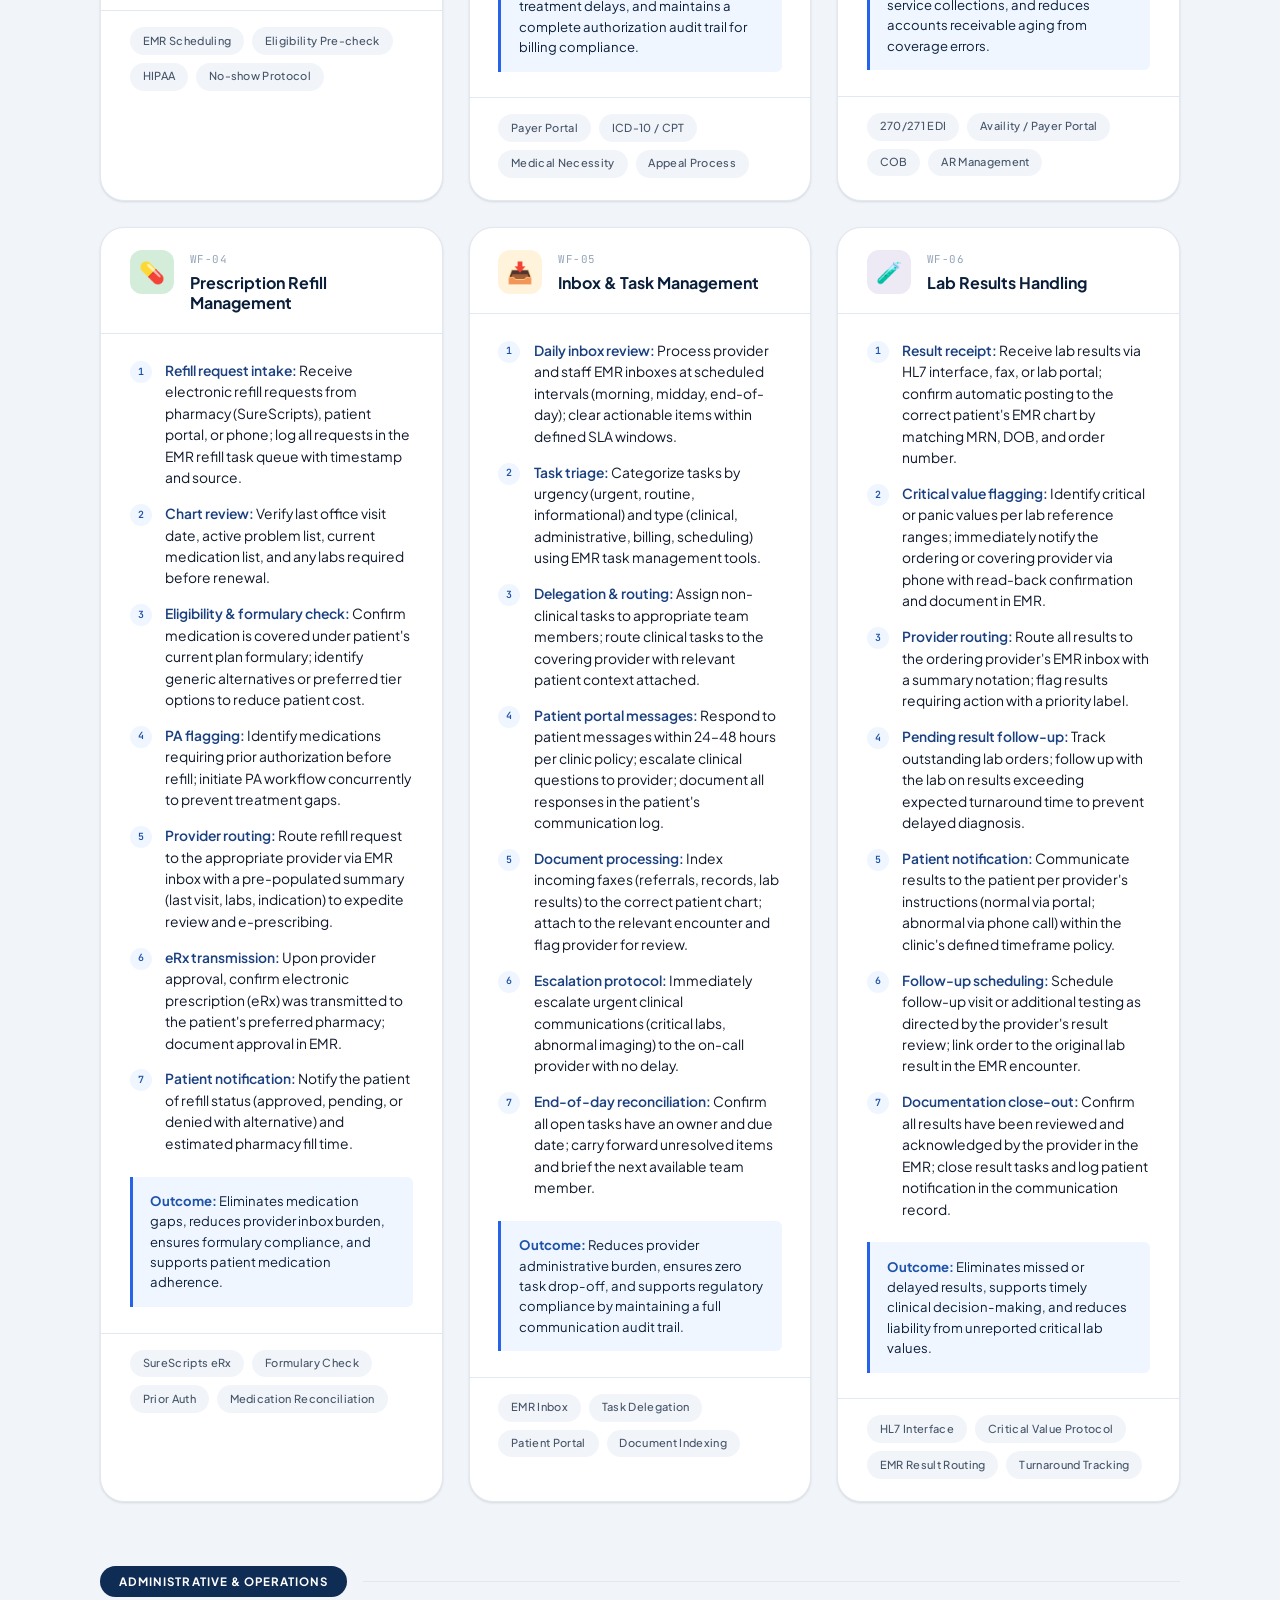
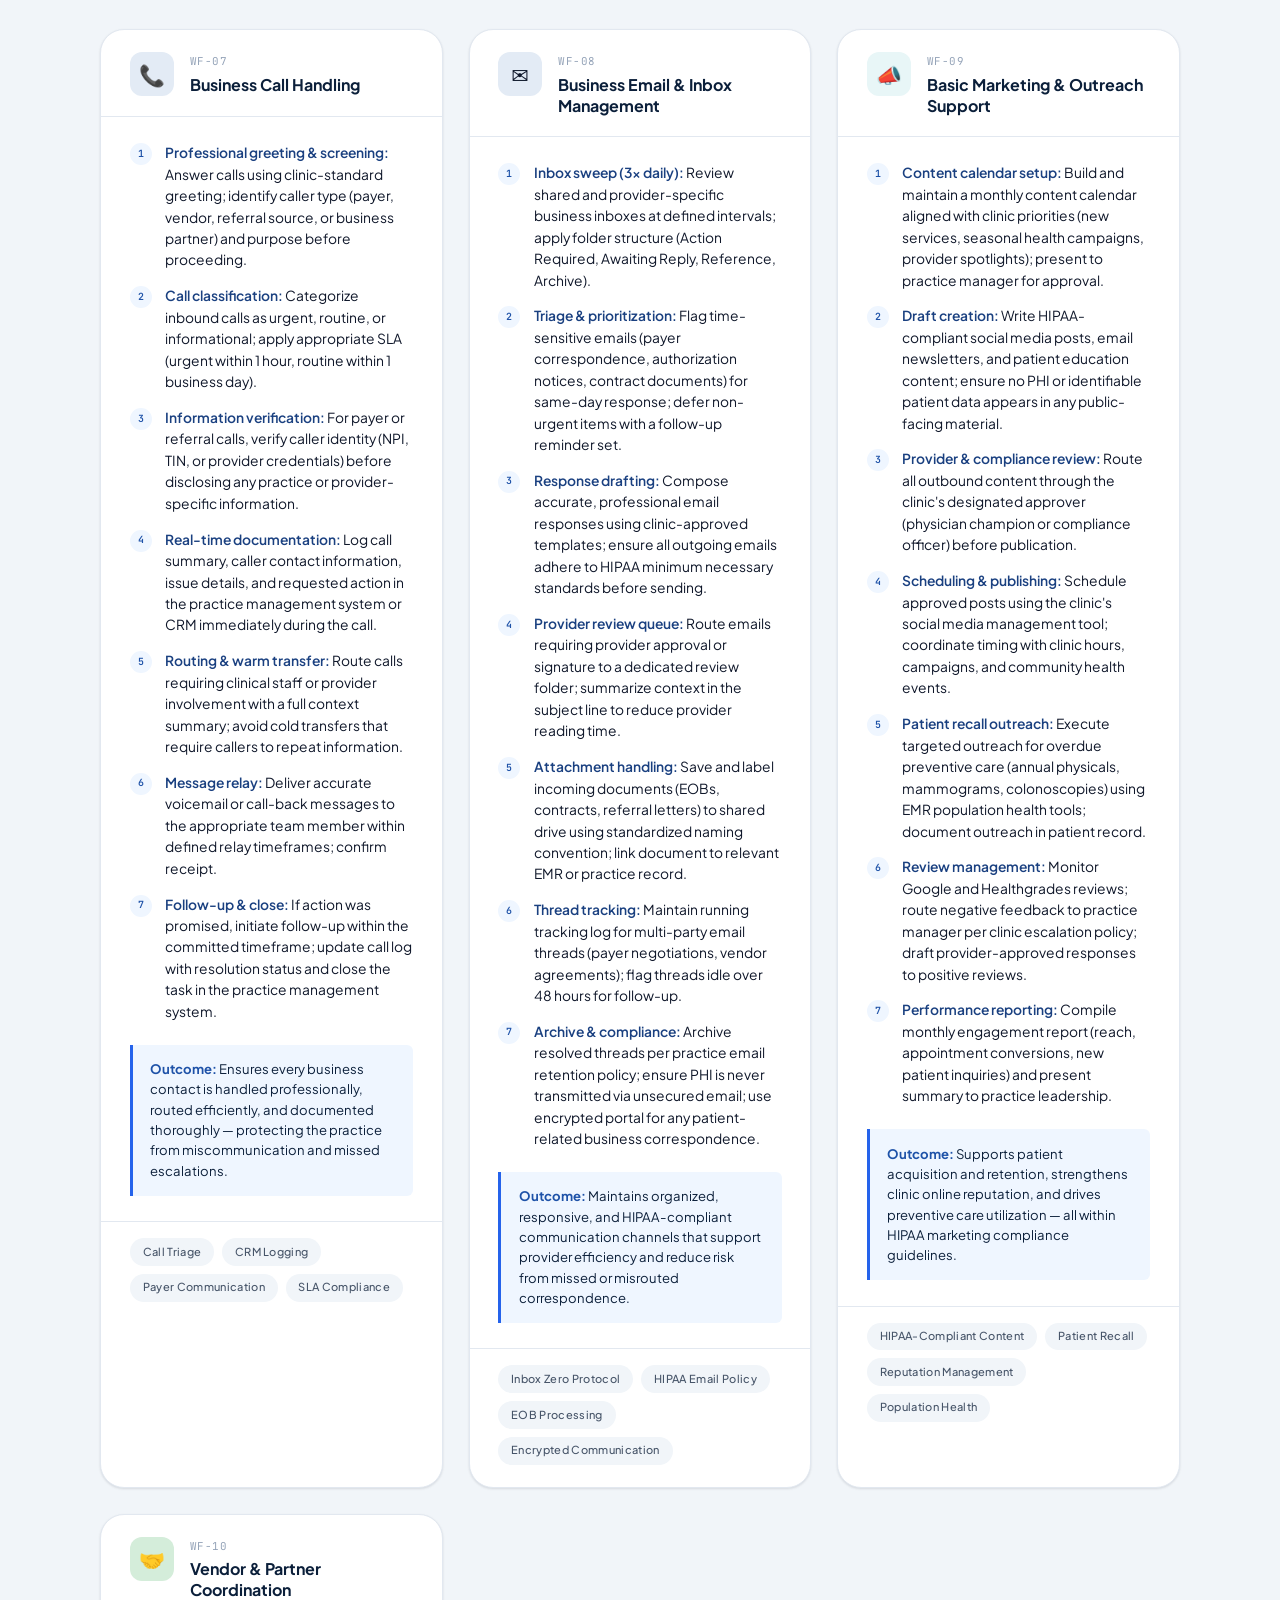
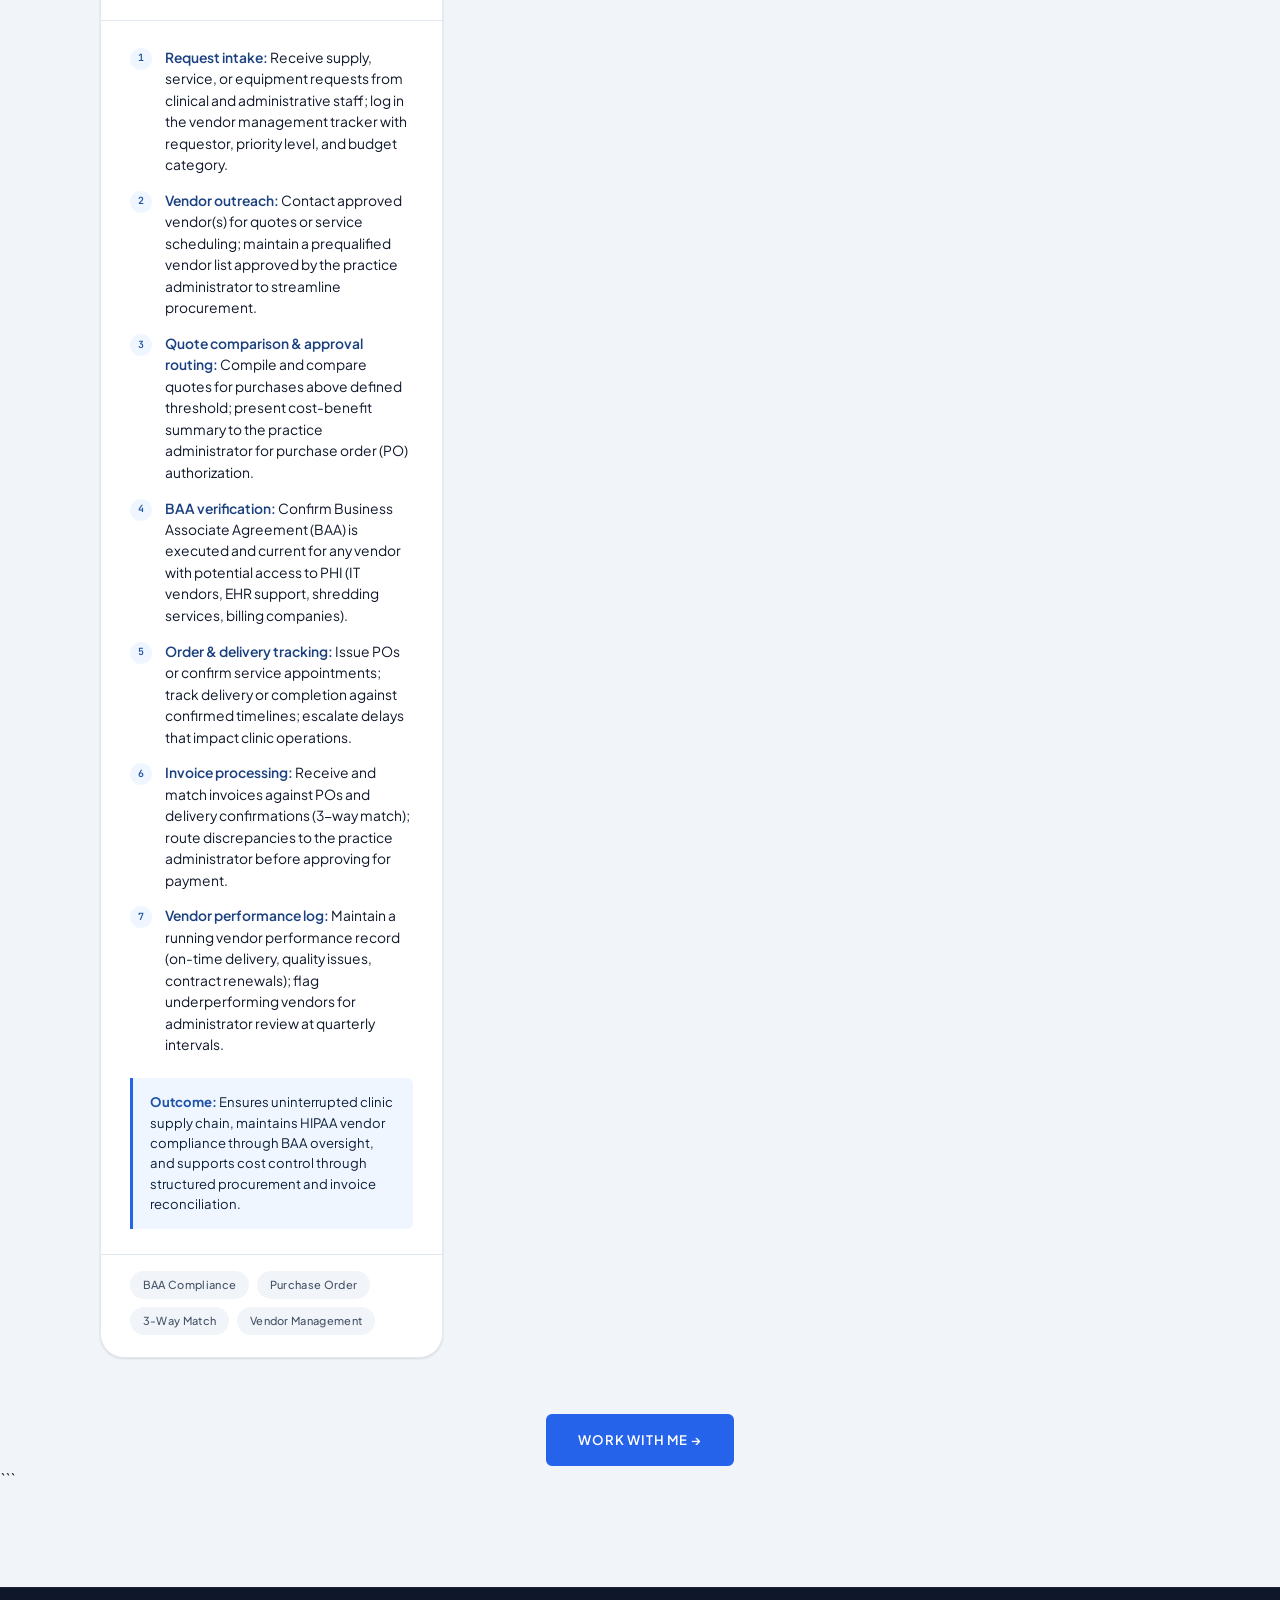
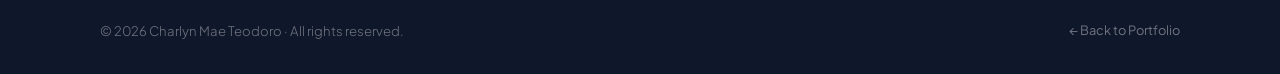
<file: new/workflows.html>
<!DOCTYPE html>

<html lang="en">
<head>
  <meta charset="UTF-8" />
  <meta name="viewport" content="width=device-width, initial-scale=1.0" />
  <meta name="description" content="Charlyn Mae Teodoro — Full Medical VA Workflow Documentation. 10 HIPAA-compliant clinical and administrative workflows." />
  <title>Workflow Documentation — Charlyn Mae Teodoro</title>
  <link rel="preconnect" href="https://fonts.googleapis.com" />
  <link rel="preconnect" href="https://fonts.gstatic.com" crossorigin />
  <link href="https://fonts.googleapis.com/css2?family=Playfair+Display:ital,wght@0,400;0,600;1,400&family=Plus+Jakarta+Sans:wght@300;400;500;600&family=JetBrains+Mono:wght@400;500&display=swap" rel="stylesheet" />
  <link rel="stylesheet" href="../assets/css/styles.css" />
  <style>
    /* page-specific overrides */
    body { padding-top: 70px; }

```
.wf-page-hero {
  background: linear-gradient(135deg, var(--blue-900) 0%, var(--blue-800) 55%, #0D5F70 100%);
  padding: 4rem 0;
  text-align: center;
}
.wf-page-hero .section-eyebrow { color: var(--blue-300); }
.wf-page-hero .section-title   { color: var(--white); }
.wf-page-hero p { color: rgba(255,255,255,.6); font-size:.92rem; max-width:560px; margin:.5rem auto 0; }

.wf-page-hero .hero-stats {
  display: flex; justify-content: center; gap: 2.5rem; flex-wrap: wrap;
  margin-top: 2rem;
}
.wf-stat { text-align: center; }
.wf-stat-num {
  font-family: var(--font-display); font-size: 2rem; font-weight: 600;
  color: var(--blue-300); display: block;
}
.wf-stat-lbl { font-size:.72rem; color: rgba(255,255,255,.55); letter-spacing:.06em; text-transform:uppercase; }

.wf-back {
  display: inline-flex; align-items: center; gap: .5rem;
  font-size: .8rem; color: var(--blue-400); margin-bottom: 1.5rem;
  transition: color var(--t);
}
.wf-back:hover { color: var(--blue-300); }

.cat-header {
  display: flex; align-items: center; gap: 1rem;
  margin: 4rem 0 2rem;
}
.cat-header:first-of-type { margin-top: 0; }
.cat-pill-blue {
  background: var(--blue-800); color: var(--white);
  font-size: .72rem; font-weight: 700; letter-spacing: .09em; text-transform: uppercase;
  padding: .35rem 1.2rem; border-radius: 100px;
}
.cat-line { flex: 1; height: 1px; background: var(--gray-100); }

.wf-full-grid {
  display: grid;
  grid-template-columns: repeat(auto-fill, minmax(340px, 1fr));
  gap: 1.6rem;
}

.wf-full-card {
  background: var(--white);
  border: 1px solid var(--gray-100);
  border-radius: var(--r-xl);
  overflow: hidden;
  box-shadow: var(--shadow-sm);
  transition: transform var(--t), box-shadow var(--t);
}
.wf-full-card:hover { transform: translateY(-4px); box-shadow: var(--shadow-lg); }

.wf-full-header {
  padding: 1.4rem 1.8rem 1.2rem;
  border-bottom: 1px solid var(--gray-100);
  display: flex; align-items: flex-start; gap: 1rem;
}

.wf-icon-box {
  width: 44px; height: 44px; border-radius: var(--r-md);
  display: flex; align-items: center; justify-content: center;
  font-size: 1.3rem; flex-shrink: 0;
}
.icon-teal  { background: #E8F6F7; }
.icon-navy  { background: #E3EBF5; }
.icon-green { background: #D4EDDA; }
.icon-amber { background: #FFF3DC; }
.icon-purple{ background: #EDE9F5; }

.wf-full-header-info {}
.wf-code {
  font-family: var(--font-mono); font-size: .68rem;
  color: var(--gray-400); margin-bottom: .25rem; letter-spacing: .04em;
}
.wf-full-title { font-size: 1rem; font-weight: 700; color: var(--blue-900); line-height: 1.3; }

.wf-full-body { padding: 1.6rem 1.8rem; }

.wf-full-steps { display: flex; flex-direction: column; gap: .9rem; }
.wf-full-step  { display: flex; gap: .85rem; align-items: flex-start; }

.wf-dot {
  width: 22px; height: 22px; border-radius: 50%;
  background: var(--blue-50);
  display: flex; align-items: center; justify-content: center;
  flex-shrink: 0;
  font-family: var(--font-mono); font-size: .62rem; font-weight: 600;
  color: var(--blue-600); margin-top: 1px;
}

.wf-step-text { font-size: .865rem; color: var(--gray-700); line-height: 1.55; }
.wf-step-text strong { color: var(--blue-700); font-weight: 600; }

.wf-outcome {
  margin-top: 1.4rem;
  padding: .9rem 1.1rem;
  background: var(--blue-50);
  border-left: 3px solid var(--blue-500);
  border-radius: 0 var(--r-sm) var(--r-sm) 0;
  font-size: .82rem; color: var(--blue-900); line-height: 1.55;
}
.wf-outcome strong { color: var(--blue-600); }

.wf-tag-row {
  padding: 1rem 1.8rem 1.4rem;
  border-top: 1px solid var(--gray-100);
  display: flex; flex-wrap: wrap; gap: .5rem;
}
.wf-tag {
  background: var(--gray-50); color: var(--gray-600);
  font-size: .69rem; font-weight: 500; letter-spacing: .03em;
  padding: .28rem .8rem; border-radius: 100px;
}

@media (max-width: 640px) {
  .wf-full-grid { grid-template-columns: 1fr; }
  .wf-page-hero .hero-stats { gap: 1.5rem; }
}
```

  </style>
</head>
<body>

  <!-- Nav (lightweight) -->

  <header class="site-header" id="site-header">
    <div class="container nav-container">
      <a href="../index.html" class="nav-brand">
        <span class="brand-initials">CM</span>
        <span class="brand-name">Charlyn Mae Teodoro</span>
      </a>
      <a href="../index.html#contact" class="btn btn-primary" style="padding:.55rem 1.3rem;font-size:.76rem;">Work With Me</a>
    </div>
  </header>

  <!-- Hero -->

  <div class="wf-page-hero">
    <div class="container">
      <div class="section-eyebrow">Clinical Operations Portfolio</div>
      <h1 class="section-title">Medical VA Workflow Systems</h1>
      <p>HIPAA-compliant, EMR-integrated workflows designed to reduce administrative burden, prevent claim denials, and improve patient throughput.</p>
      <div class="hero-stats">
        <div class="wf-stat"><span class="wf-stat-num">10</span><span class="wf-stat-lbl">Workflows</span></div>
        <div class="wf-stat"><span class="wf-stat-num">6–8</span><span class="wf-stat-lbl">Steps Each</span></div>
        <div class="wf-stat"><span class="wf-stat-num">2</span><span class="wf-stat-lbl">Operational Tiers</span></div>
        <div class="wf-stat"><span class="wf-stat-num">100%</span><span class="wf-stat-lbl">HIPAA-Aligned</span></div>
      </div>
    </div>
  </div>

  <!-- Workflow Cards -->

  <main class="section-pad" style="background:var(--gray-50);">
    <div class="container">
      <a href="../index.html#workflows" class="wf-back">← Back to Portfolio</a>

```
  <!-- CLINICAL -->
  <div class="cat-header">
    <span class="cat-pill-blue">Clinical</span>
    <span class="cat-line"></span>
  </div>

  <div class="wf-full-grid">

    <!-- WF-01 -->
    <div class="wf-full-card">
      <div class="wf-full-header">
        <div class="wf-icon-box icon-teal">📅</div>
        <div class="wf-full-header-info">
          <div class="wf-code">WF-01</div>
          <div class="wf-full-title">Patient Scheduling &amp; Follow-Up</div>
        </div>
      </div>
      <div class="wf-full-body">
        <ol class="wf-full-steps">
          <li class="wf-full-step"><span class="wf-dot">1</span><span class="wf-step-text"><strong>Intake screening:</strong> Collect chief complaint, insurance ID, and referring provider during initial contact; document in EMR before scheduling.</span></li>
          <li class="wf-full-step"><span class="wf-dot">2</span><span class="wf-step-text"><strong>Eligibility pre-check:</strong> Run real-time eligibility verification via payer portal or clearinghouse to confirm active coverage and applicable co-pay before booking.</span></li>
          <li class="wf-full-step"><span class="wf-dot">3</span><span class="wf-step-text"><strong>Appointment entry:</strong> Book appointment in EMR scheduler with correct visit type, provider, and care team; attach referral or order documents as required.</span></li>
          <li class="wf-full-step"><span class="wf-dot">4</span><span class="wf-step-text"><strong>Automated reminders:</strong> Trigger 72-hr and 24-hr patient reminders via SMS/email; log outreach in EMR communication tab to maintain audit trail.</span></li>
          <li class="wf-full-step"><span class="wf-dot">5</span><span class="wf-step-text"><strong>No-show protocol:</strong> For unconfirmed or missed appointments, execute same-day outreach and document reschedule attempts per clinic policy.</span></li>
          <li class="wf-full-step"><span class="wf-dot">6</span><span class="wf-step-text"><strong>Wait-list management:</strong> Maintain cancellation wait-list in EMR; fill open slots within 2 hours to maximize provider utilization.</span></li>
          <li class="wf-full-step"><span class="wf-dot">7</span><span class="wf-step-text"><strong>Post-visit follow-up:</strong> Schedule follow-up appointments per provider discharge instructions and flag outstanding referrals or orders in EMR task queue.</span></li>
        </ol>
        <div class="wf-outcome"><strong>Outcome:</strong> Reduces no-show rate, maximizes provider schedule density, and ensures continuity of care documentation from first contact to follow-up.</div>
      </div>
      <div class="wf-tag-row">
        <span class="wf-tag">EMR Scheduling</span><span class="wf-tag">Eligibility Pre-check</span><span class="wf-tag">HIPAA</span><span class="wf-tag">No-show Protocol</span>
      </div>
    </div>

    <!-- WF-02 -->
    <div class="wf-full-card">
      <div class="wf-full-header">
        <div class="wf-icon-box icon-teal">📋</div>
        <div class="wf-full-header-info">
          <div class="wf-code">WF-02</div>
          <div class="wf-full-title">Prior Authorization</div>
        </div>
      </div>
      <div class="wf-full-body">
        <ol class="wf-full-steps">
          <li class="wf-full-step"><span class="wf-dot">1</span><span class="wf-step-text"><strong>Order review:</strong> Identify procedures or medications requiring prior authorization by cross-referencing the provider's order with the payer's pre-auth requirement list.</span></li>
          <li class="wf-full-step"><span class="wf-dot">2</span><span class="wf-step-text"><strong>Clinical documentation pull:</strong> Retrieve supporting clinical notes, diagnosis codes (ICD-10), procedure codes (CPT/HCPCS), and relevant labs or imaging from EMR.</span></li>
          <li class="wf-full-step"><span class="wf-dot">3</span><span class="wf-step-text"><strong>Medical necessity criteria:</strong> Verify that documentation satisfies the payer's medical necessity guidelines (e.g., InterQual, MCG); flag gaps and request addendum from provider if needed.</span></li>
          <li class="wf-full-step"><span class="wf-dot">4</span><span class="wf-step-text"><strong>Payer portal submission:</strong> Submit PA request via payer portal or fax with complete clinical package; record reference number and expected turnaround in EMR authorization tracker.</span></li>
          <li class="wf-full-step"><span class="wf-dot">5</span><span class="wf-step-text"><strong>Status follow-up:</strong> Check authorization status at 48-hr intervals; escalate pending requests exceeding payer SLA to the provider or authorization specialist.</span></li>
          <li class="wf-full-step"><span class="wf-dot">6</span><span class="wf-step-text"><strong>Approval/denial documentation:</strong> Log approval number, valid dates, and approved units in EMR; attach denial letters and initiate appeal process within payer's appeal window.</span></li>
          <li class="wf-full-step"><span class="wf-dot">7</span><span class="wf-step-text"><strong>Provider &amp; patient notification:</strong> Communicate approval status to clinical team; notify patient of any cost-share implications or scheduling next steps.</span></li>
        </ol>
        <div class="wf-outcome"><strong>Outcome:</strong> Prevents claim denials due to missing authorizations, reduces treatment delays, and maintains a complete authorization audit trail for billing compliance.</div>
      </div>
      <div class="wf-tag-row">
        <span class="wf-tag">Payer Portal</span><span class="wf-tag">ICD-10 / CPT</span><span class="wf-tag">Medical Necessity</span><span class="wf-tag">Appeal Process</span>
      </div>
    </div>

    <!-- WF-03 -->
    <div class="wf-full-card">
      <div class="wf-full-header">
        <div class="wf-icon-box icon-teal">🛡️</div>
        <div class="wf-full-header-info">
          <div class="wf-code">WF-03</div>
          <div class="wf-full-title">Insurance Eligibility Verification</div>
        </div>
      </div>
      <div class="wf-full-body">
        <ol class="wf-full-steps">
          <li class="wf-full-step"><span class="wf-dot">1</span><span class="wf-step-text"><strong>Daily verification queue:</strong> Generate a list of appointments scheduled within the next 3–5 business days and add all patients to the eligibility verification queue.</span></li>
          <li class="wf-full-step"><span class="wf-dot">2</span><span class="wf-step-text"><strong>Real-time eligibility check:</strong> Run 270/271 eligibility transactions via clearinghouse (Availity, Change Healthcare) or directly through the payer portal; capture active coverage and effective dates.</span></li>
          <li class="wf-full-step"><span class="wf-dot">3</span><span class="wf-step-text"><strong>Benefits breakdown:</strong> Document deductible, out-of-pocket maximum, co-pay, co-insurance, and in-network/out-of-network status for the relevant specialty and visit type.</span></li>
          <li class="wf-full-step"><span class="wf-dot">4</span><span class="wf-step-text"><strong>Secondary coverage check:</strong> Confirm coordination of benefits (COB) for patients with dual coverage; document primary and secondary payer order in EMR.</span></li>
          <li class="wf-full-step"><span class="wf-dot">5</span><span class="wf-step-text"><strong>Discrepancy resolution:</strong> Flag terminated or mismatched coverage to the front desk and patient; collect updated insurance information and re-verify before the appointment date.</span></li>
          <li class="wf-full-step"><span class="wf-dot">6</span><span class="wf-step-text"><strong>EMR update:</strong> Post verified benefits to the patient's insurance tab in the EMR; include effective date, group/member ID, and verification reference number.</span></li>
          <li class="wf-full-step"><span class="wf-dot">7</span><span class="wf-step-text"><strong>Pre-visit financial communication:</strong> Notify patients of estimated co-pay or outstanding balance prior to visit to reduce day-of collection issues.</span></li>
        </ol>
        <div class="wf-outcome"><strong>Outcome:</strong> Eliminates eligibility-related claim rejections, improves point-of-service collections, and reduces accounts receivable aging from coverage errors.</div>
      </div>
      <div class="wf-tag-row">
        <span class="wf-tag">270/271 EDI</span><span class="wf-tag">Availity / Payer Portal</span><span class="wf-tag">COB</span><span class="wf-tag">AR Management</span>
      </div>
    </div>

    <!-- WF-04 -->
    <div class="wf-full-card">
      <div class="wf-full-header">
        <div class="wf-icon-box icon-green">💊</div>
        <div class="wf-full-header-info">
          <div class="wf-code">WF-04</div>
          <div class="wf-full-title">Prescription Refill Management</div>
        </div>
      </div>
      <div class="wf-full-body">
        <ol class="wf-full-steps">
          <li class="wf-full-step"><span class="wf-dot">1</span><span class="wf-step-text"><strong>Refill request intake:</strong> Receive electronic refill requests from pharmacy (SureScripts), patient portal, or phone; log all requests in the EMR refill task queue with timestamp and source.</span></li>
          <li class="wf-full-step"><span class="wf-dot">2</span><span class="wf-step-text"><strong>Chart review:</strong> Verify last office visit date, active problem list, current medication list, and any labs required before renewal.</span></li>
          <li class="wf-full-step"><span class="wf-dot">3</span><span class="wf-step-text"><strong>Eligibility &amp; formulary check:</strong> Confirm medication is covered under patient's current plan formulary; identify generic alternatives or preferred tier options to reduce patient cost.</span></li>
          <li class="wf-full-step"><span class="wf-dot">4</span><span class="wf-step-text"><strong>PA flagging:</strong> Identify medications requiring prior authorization before refill; initiate PA workflow concurrently to prevent treatment gaps.</span></li>
          <li class="wf-full-step"><span class="wf-dot">5</span><span class="wf-step-text"><strong>Provider routing:</strong> Route refill request to the appropriate provider via EMR inbox with a pre-populated summary (last visit, labs, indication) to expedite review and e-prescribing.</span></li>
          <li class="wf-full-step"><span class="wf-dot">6</span><span class="wf-step-text"><strong>eRx transmission:</strong> Upon provider approval, confirm electronic prescription (eRx) was transmitted to the patient's preferred pharmacy; document approval in EMR.</span></li>
          <li class="wf-full-step"><span class="wf-dot">7</span><span class="wf-step-text"><strong>Patient notification:</strong> Notify the patient of refill status (approved, pending, or denied with alternative) and estimated pharmacy fill time.</span></li>
        </ol>
        <div class="wf-outcome"><strong>Outcome:</strong> Eliminates medication gaps, reduces provider inbox burden, ensures formulary compliance, and supports patient medication adherence.</div>
      </div>
      <div class="wf-tag-row">
        <span class="wf-tag">SureScripts eRx</span><span class="wf-tag">Formulary Check</span><span class="wf-tag">Prior Auth</span><span class="wf-tag">Medication Reconciliation</span>
      </div>
    </div>

    <!-- WF-05 -->
    <div class="wf-full-card">
      <div class="wf-full-header">
        <div class="wf-icon-box icon-amber">📥</div>
        <div class="wf-full-header-info">
          <div class="wf-code">WF-05</div>
          <div class="wf-full-title">Inbox &amp; Task Management</div>
        </div>
      </div>
      <div class="wf-full-body">
        <ol class="wf-full-steps">
          <li class="wf-full-step"><span class="wf-dot">1</span><span class="wf-step-text"><strong>Daily inbox review:</strong> Process provider and staff EMR inboxes at scheduled intervals (morning, midday, end-of-day); clear actionable items within defined SLA windows.</span></li>
          <li class="wf-full-step"><span class="wf-dot">2</span><span class="wf-step-text"><strong>Task triage:</strong> Categorize tasks by urgency (urgent, routine, informational) and type (clinical, administrative, billing, scheduling) using EMR task management tools.</span></li>
          <li class="wf-full-step"><span class="wf-dot">3</span><span class="wf-step-text"><strong>Delegation &amp; routing:</strong> Assign non-clinical tasks to appropriate team members; route clinical tasks to the covering provider with relevant patient context attached.</span></li>
          <li class="wf-full-step"><span class="wf-dot">4</span><span class="wf-step-text"><strong>Patient portal messages:</strong> Respond to patient messages within 24–48 hours per clinic policy; escalate clinical questions to provider; document all responses in the patient's communication log.</span></li>
          <li class="wf-full-step"><span class="wf-dot">5</span><span class="wf-step-text"><strong>Document processing:</strong> Index incoming faxes (referrals, records, lab results) to the correct patient chart; attach to the relevant encounter and flag provider for review.</span></li>
          <li class="wf-full-step"><span class="wf-dot">6</span><span class="wf-step-text"><strong>Escalation protocol:</strong> Immediately escalate urgent clinical communications (critical labs, abnormal imaging) to the on-call provider with no delay.</span></li>
          <li class="wf-full-step"><span class="wf-dot">7</span><span class="wf-step-text"><strong>End-of-day reconciliation:</strong> Confirm all open tasks have an owner and due date; carry forward unresolved items and brief the next available team member.</span></li>
        </ol>
        <div class="wf-outcome"><strong>Outcome:</strong> Reduces provider administrative burden, ensures zero task drop-off, and supports regulatory compliance by maintaining a full communication audit trail.</div>
      </div>
      <div class="wf-tag-row">
        <span class="wf-tag">EMR Inbox</span><span class="wf-tag">Task Delegation</span><span class="wf-tag">Patient Portal</span><span class="wf-tag">Document Indexing</span>
      </div>
    </div>

    <!-- WF-06 -->
    <div class="wf-full-card">
      <div class="wf-full-header">
        <div class="wf-icon-box icon-purple">🧪</div>
        <div class="wf-full-header-info">
          <div class="wf-code">WF-06</div>
          <div class="wf-full-title">Lab Results Handling</div>
        </div>
      </div>
      <div class="wf-full-body">
        <ol class="wf-full-steps">
          <li class="wf-full-step"><span class="wf-dot">1</span><span class="wf-step-text"><strong>Result receipt:</strong> Receive lab results via HL7 interface, fax, or lab portal; confirm automatic posting to the correct patient's EMR chart by matching MRN, DOB, and order number.</span></li>
          <li class="wf-full-step"><span class="wf-dot">2</span><span class="wf-step-text"><strong>Critical value flagging:</strong> Identify critical or panic values per lab reference ranges; immediately notify the ordering or covering provider via phone with read-back confirmation and document in EMR.</span></li>
          <li class="wf-full-step"><span class="wf-dot">3</span><span class="wf-step-text"><strong>Provider routing:</strong> Route all results to the ordering provider's EMR inbox with a summary notation; flag results requiring action with a priority label.</span></li>
          <li class="wf-full-step"><span class="wf-dot">4</span><span class="wf-step-text"><strong>Pending result follow-up:</strong> Track outstanding lab orders; follow up with the lab on results exceeding expected turnaround time to prevent delayed diagnosis.</span></li>
          <li class="wf-full-step"><span class="wf-dot">5</span><span class="wf-step-text"><strong>Patient notification:</strong> Communicate results to the patient per provider's instructions (normal via portal; abnormal via phone call) within the clinic's defined timeframe policy.</span></li>
          <li class="wf-full-step"><span class="wf-dot">6</span><span class="wf-step-text"><strong>Follow-up scheduling:</strong> Schedule follow-up visit or additional testing as directed by the provider's result review; link order to the original lab result in the EMR encounter.</span></li>
          <li class="wf-full-step"><span class="wf-dot">7</span><span class="wf-step-text"><strong>Documentation close-out:</strong> Confirm all results have been reviewed and acknowledged by the provider in the EMR; close result tasks and log patient notification in the communication record.</span></li>
        </ol>
        <div class="wf-outcome"><strong>Outcome:</strong> Eliminates missed or delayed results, supports timely clinical decision-making, and reduces liability from unreported critical lab values.</div>
      </div>
      <div class="wf-tag-row">
        <span class="wf-tag">HL7 Interface</span><span class="wf-tag">Critical Value Protocol</span><span class="wf-tag">EMR Result Routing</span><span class="wf-tag">Turnaround Tracking</span>
      </div>
    </div>

  </div><!-- /clinical grid -->

  <!-- ADMIN -->
  <div class="cat-header">
    <span class="cat-pill-blue">Administrative &amp; Operations</span>
    <span class="cat-line"></span>
  </div>

  <div class="wf-full-grid">

    <!-- WF-07 -->
    <div class="wf-full-card">
      <div class="wf-full-header">
        <div class="wf-icon-box icon-navy">📞</div>
        <div class="wf-full-header-info">
          <div class="wf-code">WF-07</div>
          <div class="wf-full-title">Business Call Handling</div>
        </div>
      </div>
      <div class="wf-full-body">
        <ol class="wf-full-steps">
          <li class="wf-full-step"><span class="wf-dot">1</span><span class="wf-step-text"><strong>Professional greeting &amp; screening:</strong> Answer calls using clinic-standard greeting; identify caller type (payer, vendor, referral source, or business partner) and purpose before proceeding.</span></li>
          <li class="wf-full-step"><span class="wf-dot">2</span><span class="wf-step-text"><strong>Call classification:</strong> Categorize inbound calls as urgent, routine, or informational; apply appropriate SLA (urgent within 1 hour, routine within 1 business day).</span></li>
          <li class="wf-full-step"><span class="wf-dot">3</span><span class="wf-step-text"><strong>Information verification:</strong> For payer or referral calls, verify caller identity (NPI, TIN, or provider credentials) before disclosing any practice or provider-specific information.</span></li>
          <li class="wf-full-step"><span class="wf-dot">4</span><span class="wf-step-text"><strong>Real-time documentation:</strong> Log call summary, caller contact information, issue details, and requested action in the practice management system or CRM immediately during the call.</span></li>
          <li class="wf-full-step"><span class="wf-dot">5</span><span class="wf-step-text"><strong>Routing &amp; warm transfer:</strong> Route calls requiring clinical staff or provider involvement with a full context summary; avoid cold transfers that require callers to repeat information.</span></li>
          <li class="wf-full-step"><span class="wf-dot">6</span><span class="wf-step-text"><strong>Message relay:</strong> Deliver accurate voicemail or call-back messages to the appropriate team member within defined relay timeframes; confirm receipt.</span></li>
          <li class="wf-full-step"><span class="wf-dot">7</span><span class="wf-step-text"><strong>Follow-up &amp; close:</strong> If action was promised, initiate follow-up within the committed timeframe; update call log with resolution status and close the task in the practice management system.</span></li>
        </ol>
        <div class="wf-outcome"><strong>Outcome:</strong> Ensures every business contact is handled professionally, routed efficiently, and documented thoroughly — protecting the practice from miscommunication and missed escalations.</div>
      </div>
      <div class="wf-tag-row">
        <span class="wf-tag">Call Triage</span><span class="wf-tag">CRM Logging</span><span class="wf-tag">Payer Communication</span><span class="wf-tag">SLA Compliance</span>
      </div>
    </div>

    <!-- WF-08 -->
    <div class="wf-full-card">
      <div class="wf-full-header">
        <div class="wf-icon-box icon-navy">✉️</div>
        <div class="wf-full-header-info">
          <div class="wf-code">WF-08</div>
          <div class="wf-full-title">Business Email &amp; Inbox Management</div>
        </div>
      </div>
      <div class="wf-full-body">
        <ol class="wf-full-steps">
          <li class="wf-full-step"><span class="wf-dot">1</span><span class="wf-step-text"><strong>Inbox sweep (3× daily):</strong> Review shared and provider-specific business inboxes at defined intervals; apply folder structure (Action Required, Awaiting Reply, Reference, Archive).</span></li>
          <li class="wf-full-step"><span class="wf-dot">2</span><span class="wf-step-text"><strong>Triage &amp; prioritization:</strong> Flag time-sensitive emails (payer correspondence, authorization notices, contract documents) for same-day response; defer non-urgent items with a follow-up reminder set.</span></li>
          <li class="wf-full-step"><span class="wf-dot">3</span><span class="wf-step-text"><strong>Response drafting:</strong> Compose accurate, professional email responses using clinic-approved templates; ensure all outgoing emails adhere to HIPAA minimum necessary standards before sending.</span></li>
          <li class="wf-full-step"><span class="wf-dot">4</span><span class="wf-step-text"><strong>Provider review queue:</strong> Route emails requiring provider approval or signature to a dedicated review folder; summarize context in the subject line to reduce provider reading time.</span></li>
          <li class="wf-full-step"><span class="wf-dot">5</span><span class="wf-step-text"><strong>Attachment handling:</strong> Save and label incoming documents (EOBs, contracts, referral letters) to shared drive using standardized naming convention; link document to relevant EMR or practice record.</span></li>
          <li class="wf-full-step"><span class="wf-dot">6</span><span class="wf-step-text"><strong>Thread tracking:</strong> Maintain running tracking log for multi-party email threads (payer negotiations, vendor agreements); flag threads idle over 48 hours for follow-up.</span></li>
          <li class="wf-full-step"><span class="wf-dot">7</span><span class="wf-step-text"><strong>Archive &amp; compliance:</strong> Archive resolved threads per practice email retention policy; ensure PHI is never transmitted via unsecured email; use encrypted portal for any patient-related business correspondence.</span></li>
        </ol>
        <div class="wf-outcome"><strong>Outcome:</strong> Maintains organized, responsive, and HIPAA-compliant communication channels that support provider efficiency and reduce risk from missed or misrouted correspondence.</div>
      </div>
      <div class="wf-tag-row">
        <span class="wf-tag">Inbox Zero Protocol</span><span class="wf-tag">HIPAA Email Policy</span><span class="wf-tag">EOB Processing</span><span class="wf-tag">Encrypted Communication</span>
      </div>
    </div>

    <!-- WF-09 -->
    <div class="wf-full-card">
      <div class="wf-full-header">
        <div class="wf-icon-box icon-teal">📣</div>
        <div class="wf-full-header-info">
          <div class="wf-code">WF-09</div>
          <div class="wf-full-title">Basic Marketing &amp; Outreach Support</div>
        </div>
      </div>
      <div class="wf-full-body">
        <ol class="wf-full-steps">
          <li class="wf-full-step"><span class="wf-dot">1</span><span class="wf-step-text"><strong>Content calendar setup:</strong> Build and maintain a monthly content calendar aligned with clinic priorities (new services, seasonal health campaigns, provider spotlights); present to practice manager for approval.</span></li>
          <li class="wf-full-step"><span class="wf-dot">2</span><span class="wf-step-text"><strong>Draft creation:</strong> Write HIPAA-compliant social media posts, email newsletters, and patient education content; ensure no PHI or identifiable patient data appears in any public-facing material.</span></li>
          <li class="wf-full-step"><span class="wf-dot">3</span><span class="wf-step-text"><strong>Provider &amp; compliance review:</strong> Route all outbound content through the clinic's designated approver (physician champion or compliance officer) before publication.</span></li>
          <li class="wf-full-step"><span class="wf-dot">4</span><span class="wf-step-text"><strong>Scheduling &amp; publishing:</strong> Schedule approved posts using the clinic's social media management tool; coordinate timing with clinic hours, campaigns, and community health events.</span></li>
          <li class="wf-full-step"><span class="wf-dot">5</span><span class="wf-step-text"><strong>Patient recall outreach:</strong> Execute targeted outreach for overdue preventive care (annual physicals, mammograms, colonoscopies) using EMR population health tools; document outreach in patient record.</span></li>
          <li class="wf-full-step"><span class="wf-dot">6</span><span class="wf-step-text"><strong>Review management:</strong> Monitor Google and Healthgrades reviews; route negative feedback to practice manager per clinic escalation policy; draft provider-approved responses to positive reviews.</span></li>
          <li class="wf-full-step"><span class="wf-dot">7</span><span class="wf-step-text"><strong>Performance reporting:</strong> Compile monthly engagement report (reach, appointment conversions, new patient inquiries) and present summary to practice leadership.</span></li>
        </ol>
        <div class="wf-outcome"><strong>Outcome:</strong> Supports patient acquisition and retention, strengthens clinic online reputation, and drives preventive care utilization — all within HIPAA marketing compliance guidelines.</div>
      </div>
      <div class="wf-tag-row">
        <span class="wf-tag">HIPAA-Compliant Content</span><span class="wf-tag">Patient Recall</span><span class="wf-tag">Reputation Management</span><span class="wf-tag">Population Health</span>
      </div>
    </div>

    <!-- WF-10 -->
    <div class="wf-full-card">
      <div class="wf-full-header">
        <div class="wf-icon-box icon-green">🤝</div>
        <div class="wf-full-header-info">
          <div class="wf-code">WF-10</div>
          <div class="wf-full-title">Vendor &amp; Partner Coordination</div>
        </div>
      </div>
      <div class="wf-full-body">
        <ol class="wf-full-steps">
          <li class="wf-full-step"><span class="wf-dot">1</span><span class="wf-step-text"><strong>Request intake:</strong> Receive supply, service, or equipment requests from clinical and administrative staff; log in the vendor management tracker with requestor, priority level, and budget category.</span></li>
          <li class="wf-full-step"><span class="wf-dot">2</span><span class="wf-step-text"><strong>Vendor outreach:</strong> Contact approved vendor(s) for quotes or service scheduling; maintain a prequalified vendor list approved by the practice administrator to streamline procurement.</span></li>
          <li class="wf-full-step"><span class="wf-dot">3</span><span class="wf-step-text"><strong>Quote comparison &amp; approval routing:</strong> Compile and compare quotes for purchases above defined threshold; present cost-benefit summary to the practice administrator for purchase order (PO) authorization.</span></li>
          <li class="wf-full-step"><span class="wf-dot">4</span><span class="wf-step-text"><strong>BAA verification:</strong> Confirm Business Associate Agreement (BAA) is executed and current for any vendor with potential access to PHI (IT vendors, EHR support, shredding services, billing companies).</span></li>
          <li class="wf-full-step"><span class="wf-dot">5</span><span class="wf-step-text"><strong>Order &amp; delivery tracking:</strong> Issue POs or confirm service appointments; track delivery or completion against confirmed timelines; escalate delays that impact clinic operations.</span></li>
          <li class="wf-full-step"><span class="wf-dot">6</span><span class="wf-step-text"><strong>Invoice processing:</strong> Receive and match invoices against POs and delivery confirmations (3-way match); route discrepancies to the practice administrator before approving for payment.</span></li>
          <li class="wf-full-step"><span class="wf-dot">7</span><span class="wf-step-text"><strong>Vendor performance log:</strong> Maintain a running vendor performance record (on-time delivery, quality issues, contract renewals); flag underperforming vendors for administrator review at quarterly intervals.</span></li>
        </ol>
        <div class="wf-outcome"><strong>Outcome:</strong> Ensures uninterrupted clinic supply chain, maintains HIPAA vendor compliance through BAA oversight, and supports cost control through structured procurement and invoice reconciliation.</div>
      </div>
      <div class="wf-tag-row">
        <span class="wf-tag">BAA Compliance</span><span class="wf-tag">Purchase Order</span><span class="wf-tag">3-Way Match</span><span class="wf-tag">Vendor Management</span>
      </div>
    </div>

  </div><!-- /admin grid -->

  <div style="text-align:center;margin-top:3.5rem;">
    <a href="../index.html#contact" class="btn btn-primary">Work With Me →</a>
  </div>

</div><!-- /container -->
```

  </main>

  <footer class="site-footer">
    <div class="container footer-inner">
      <p class="footer-copy">© <span id="wf-year"></span> Charlyn Mae Teodoro · All rights reserved.</p>
      <a href="../index.html" class="footer-top">← Back to Portfolio</a>
    </div>
  </footer>

  <script src="../assets/js/script.js"></script>

  <script>
    var y = document.getElementById('wf-year');
    if (y) y.textContent = new Date().getFullYear();
  </script>

</body>
</html>
</file>
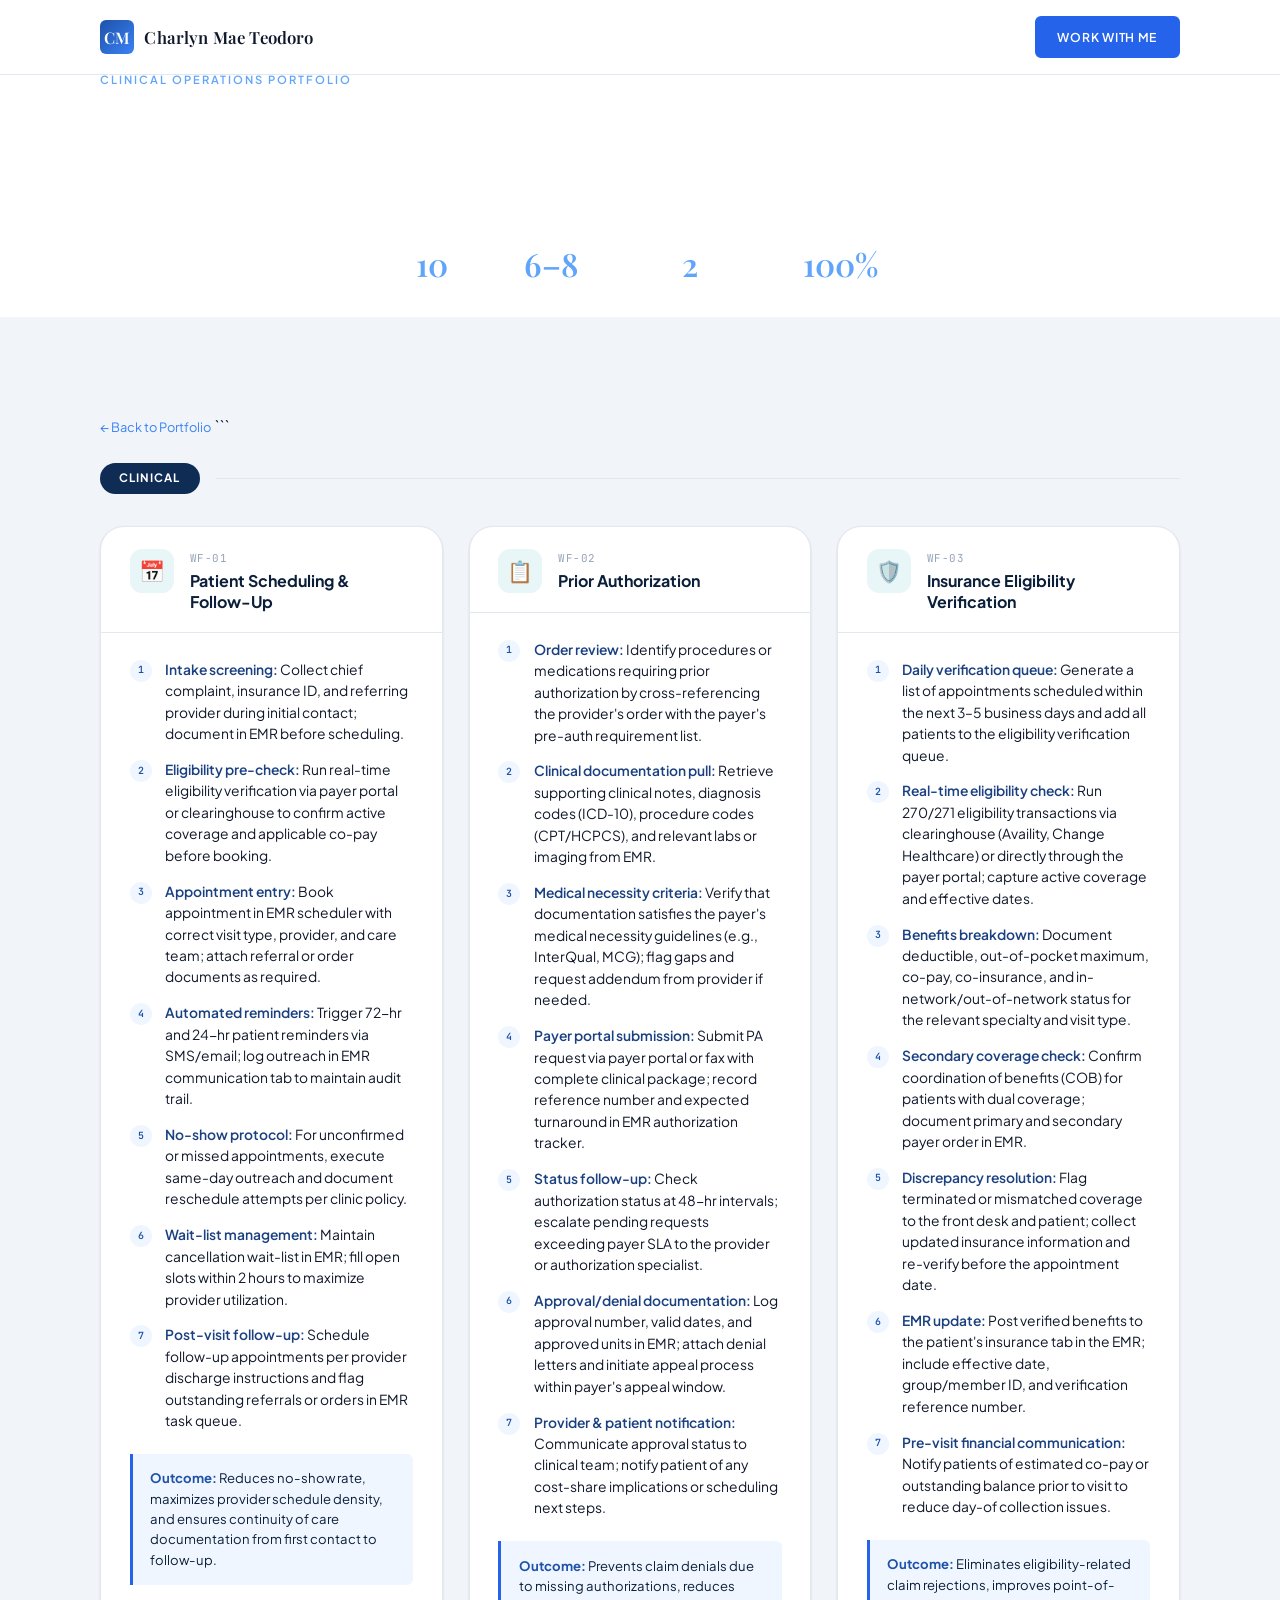
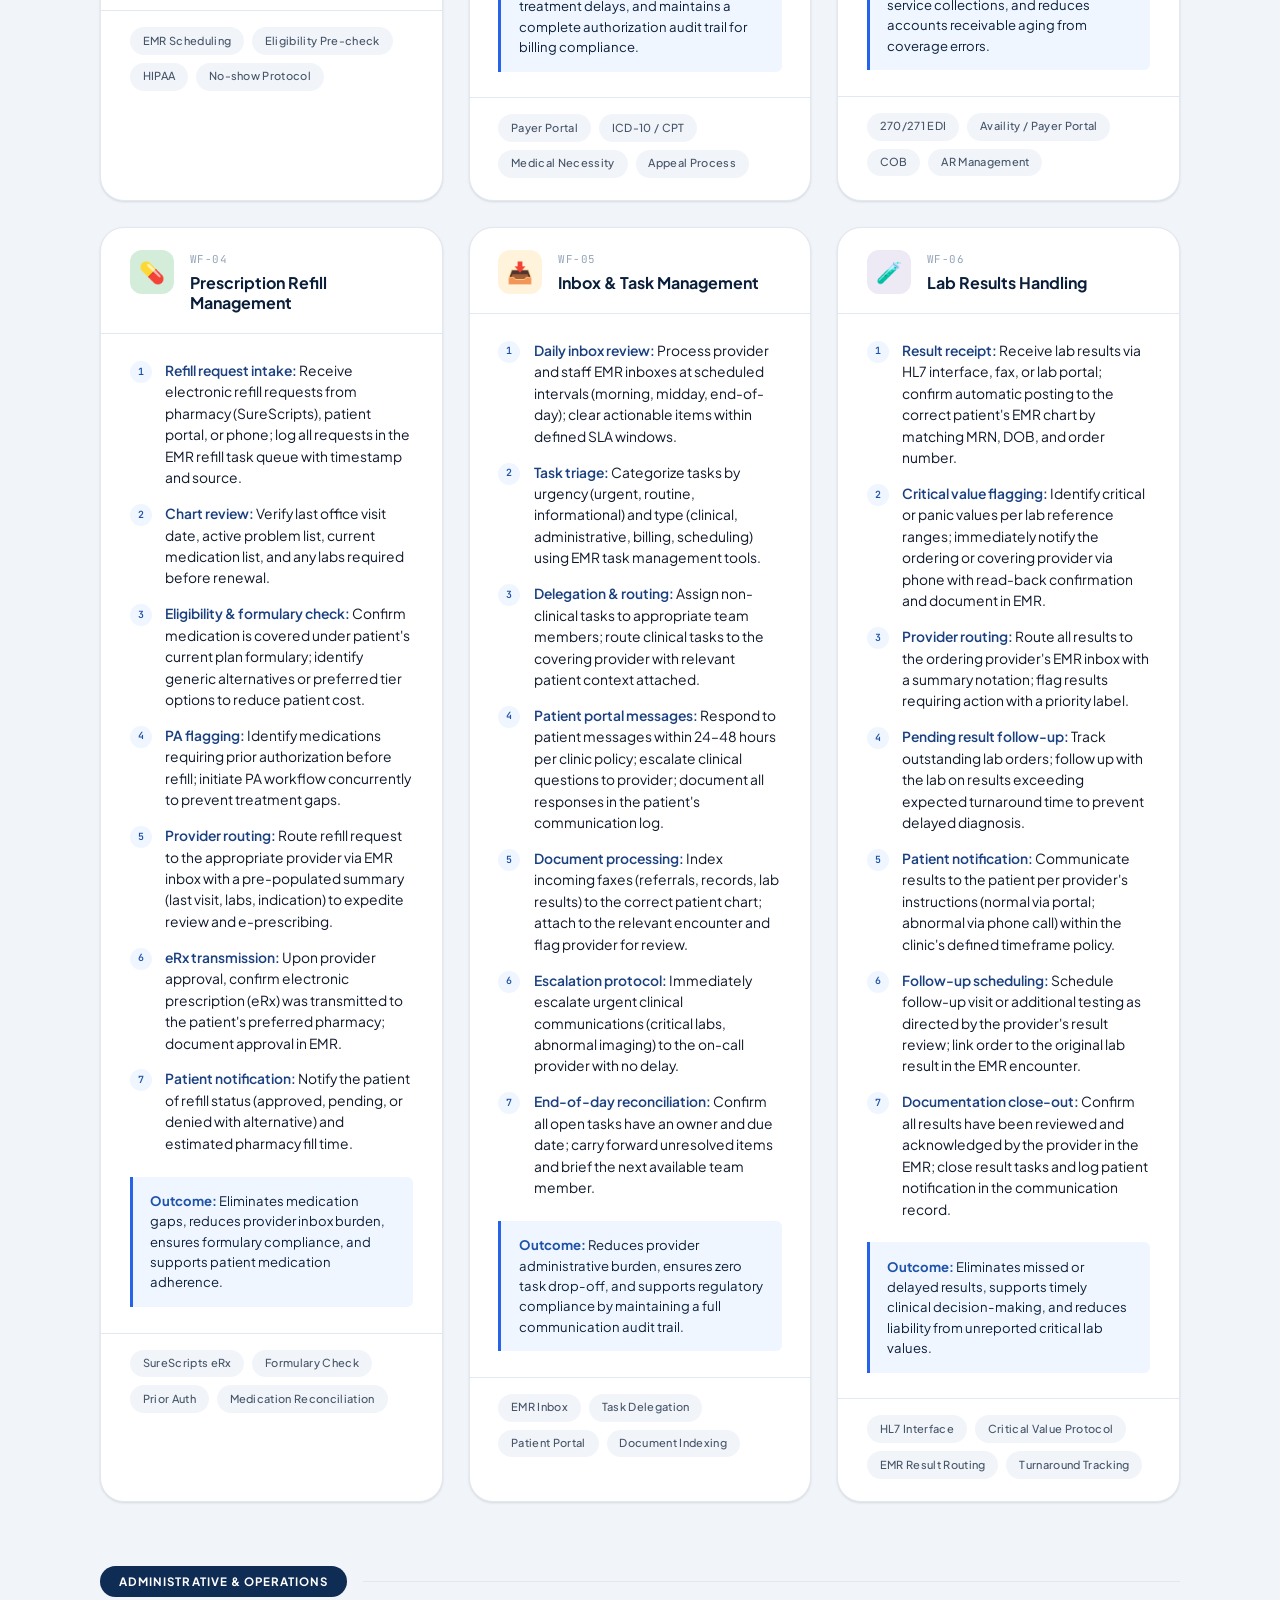
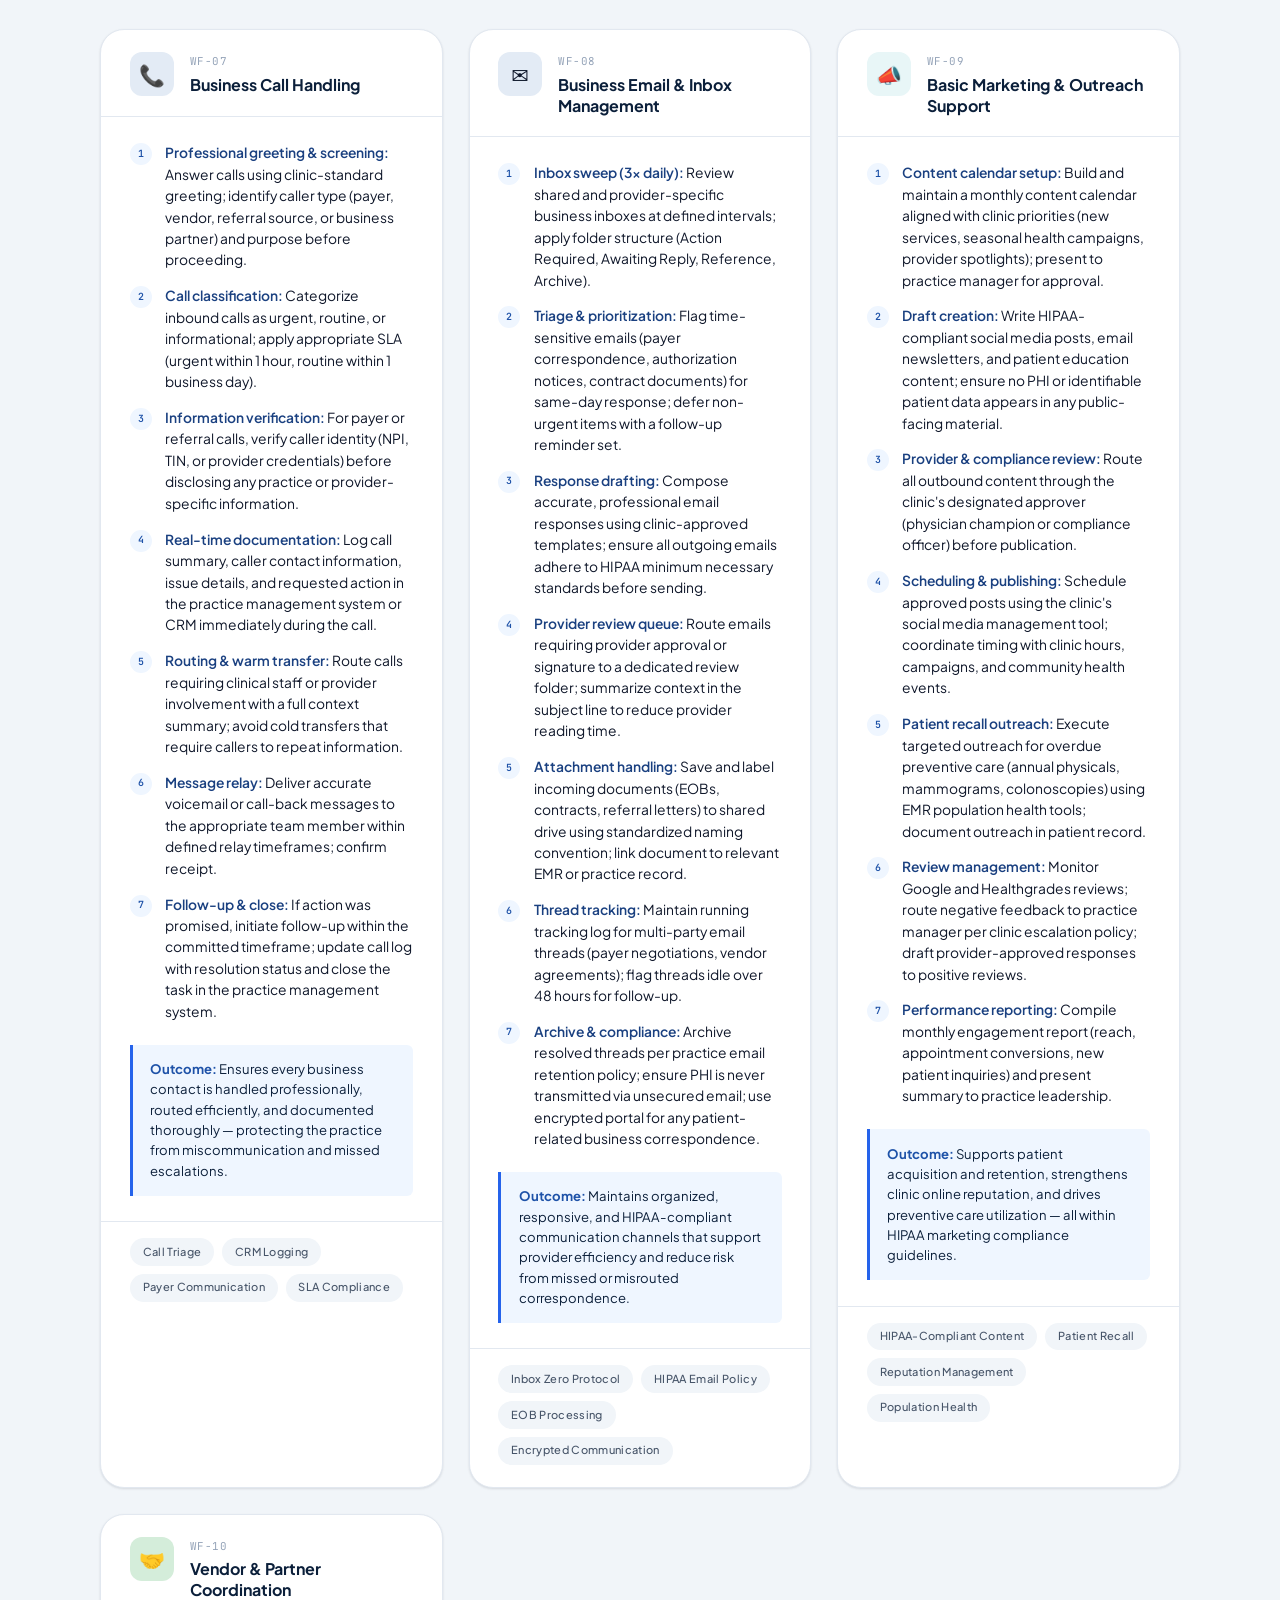
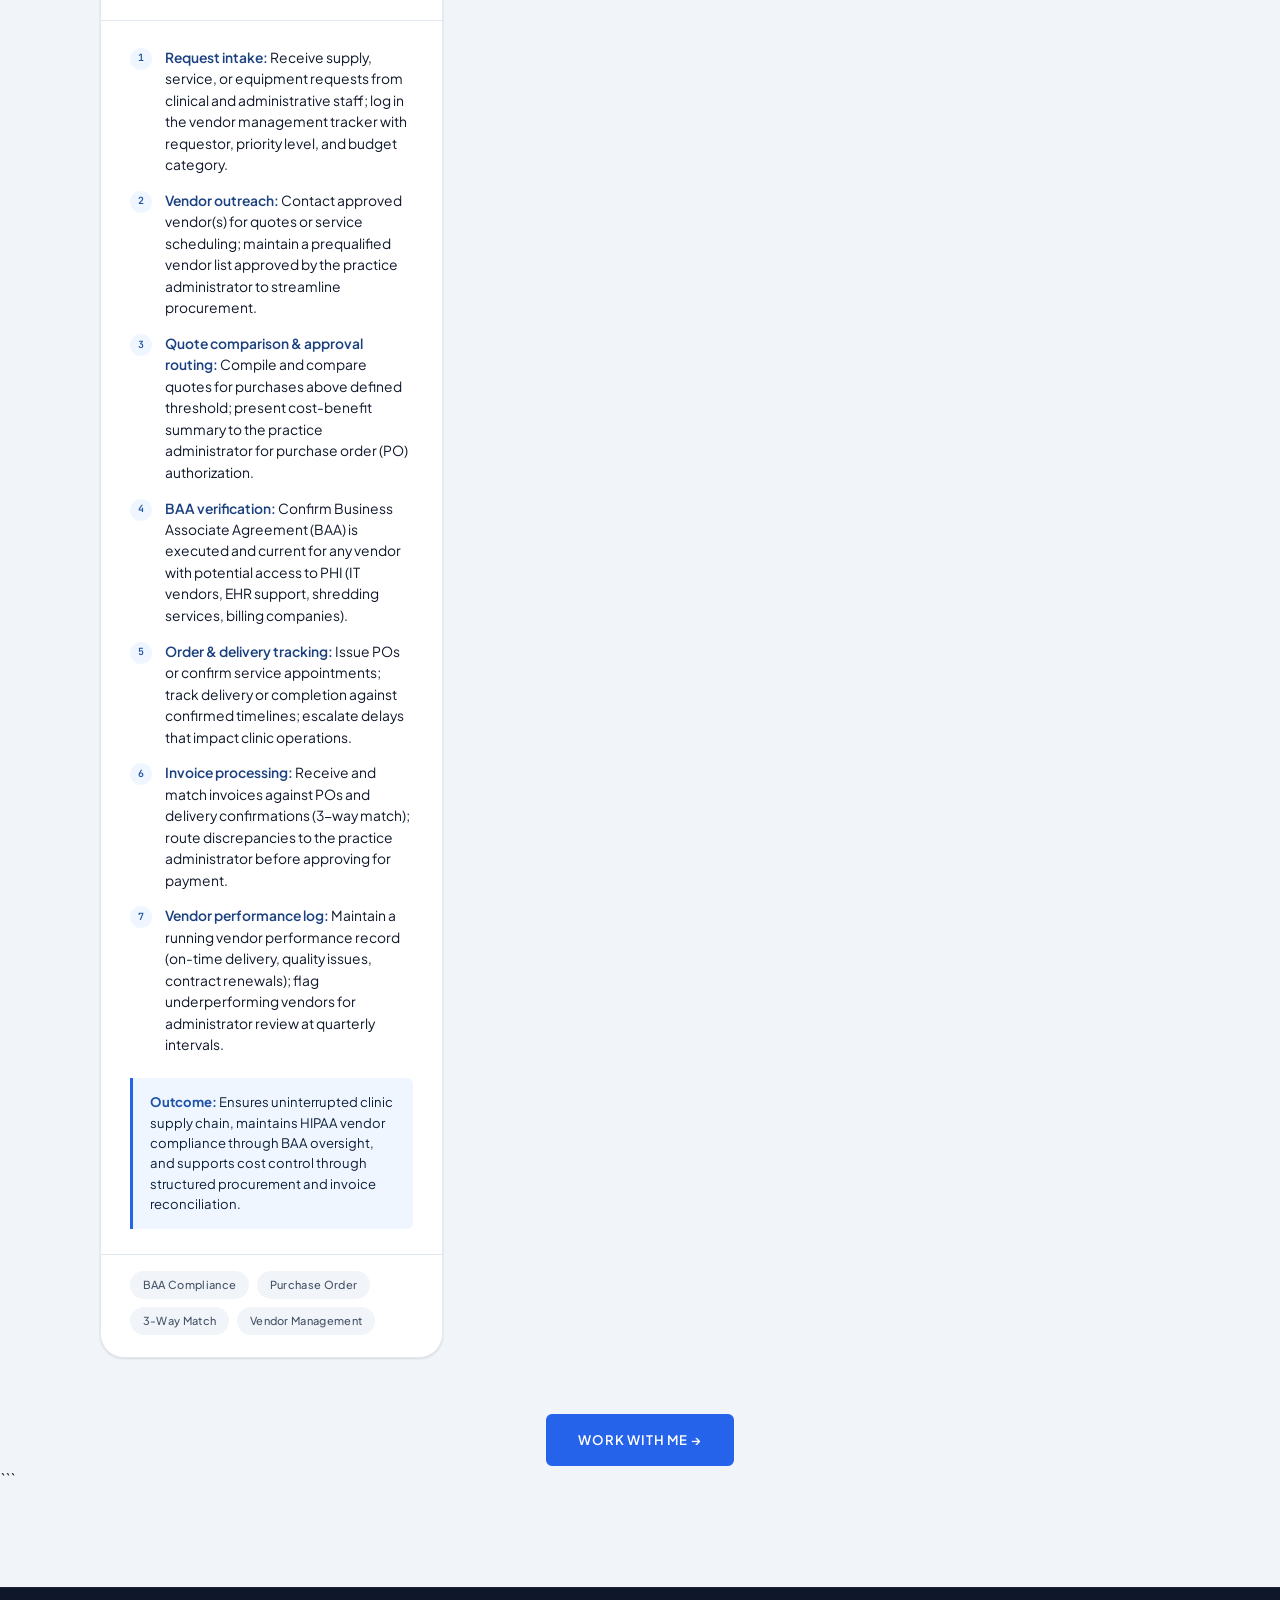
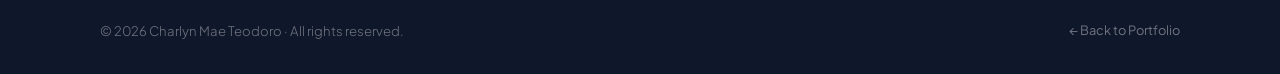
<file: sections/workflows.html>
<!DOCTYPE html>

<html lang="en">
<head>
  <meta charset="UTF-8" />
  <meta name="viewport" content="width=device-width, initial-scale=1.0" />
  <meta name="description" content="Charlyn Mae Teodoro — Full Medical VA Workflow Documentation. 10 HIPAA-compliant clinical and administrative workflows." />
  <title>Workflow Documentation — Charlyn Mae Teodoro</title>
  <link rel="preconnect" href="https://fonts.googleapis.com" />
  <link rel="preconnect" href="https://fonts.gstatic.com" crossorigin />
  <link href="https://fonts.googleapis.com/css2?family=Playfair+Display:ital,wght@0,400;0,600;1,400&family=Plus+Jakarta+Sans:wght@300;400;500;600&family=JetBrains+Mono:wght@400;500&display=swap" rel="stylesheet" />
  <link rel="stylesheet" href="../assets/css/styles.css" />
  <style>
    /* page-specific overrides */
    body { padding-top: 70px; }

```
.wf-page-hero {
  background: linear-gradient(135deg, var(--blue-900) 0%, var(--blue-800) 55%, #0D5F70 100%);
  padding: 4rem 0;
  text-align: center;
}
.wf-page-hero .section-eyebrow { color: var(--blue-300); }
.wf-page-hero .section-title   { color: var(--white); }
.wf-page-hero p { color: rgba(255,255,255,.6); font-size:.92rem; max-width:560px; margin:.5rem auto 0; }

.wf-page-hero .hero-stats {
  display: flex; justify-content: center; gap: 2.5rem; flex-wrap: wrap;
  margin-top: 2rem;
}
.wf-stat { text-align: center; }
.wf-stat-num {
  font-family: var(--font-display); font-size: 2rem; font-weight: 600;
  color: var(--blue-300); display: block;
}
.wf-stat-lbl { font-size:.72rem; color: rgba(255,255,255,.55); letter-spacing:.06em; text-transform:uppercase; }

.wf-back {
  display: inline-flex; align-items: center; gap: .5rem;
  font-size: .8rem; color: var(--blue-400); margin-bottom: 1.5rem;
  transition: color var(--t);
}
.wf-back:hover { color: var(--blue-300); }

.cat-header {
  display: flex; align-items: center; gap: 1rem;
  margin: 4rem 0 2rem;
}
.cat-header:first-of-type { margin-top: 0; }
.cat-pill-blue {
  background: var(--blue-800); color: var(--white);
  font-size: .72rem; font-weight: 700; letter-spacing: .09em; text-transform: uppercase;
  padding: .35rem 1.2rem; border-radius: 100px;
}
.cat-line { flex: 1; height: 1px; background: var(--gray-100); }

.wf-full-grid {
  display: grid;
  grid-template-columns: repeat(auto-fill, minmax(340px, 1fr));
  gap: 1.6rem;
}

.wf-full-card {
  background: var(--white);
  border: 1px solid var(--gray-100);
  border-radius: var(--r-xl);
  overflow: hidden;
  box-shadow: var(--shadow-sm);
  transition: transform var(--t), box-shadow var(--t);
}
.wf-full-card:hover { transform: translateY(-4px); box-shadow: var(--shadow-lg); }

.wf-full-header {
  padding: 1.4rem 1.8rem 1.2rem;
  border-bottom: 1px solid var(--gray-100);
  display: flex; align-items: flex-start; gap: 1rem;
}

.wf-icon-box {
  width: 44px; height: 44px; border-radius: var(--r-md);
  display: flex; align-items: center; justify-content: center;
  font-size: 1.3rem; flex-shrink: 0;
}
.icon-teal  { background: #E8F6F7; }
.icon-navy  { background: #E3EBF5; }
.icon-green { background: #D4EDDA; }
.icon-amber { background: #FFF3DC; }
.icon-purple{ background: #EDE9F5; }

.wf-full-header-info {}
.wf-code {
  font-family: var(--font-mono); font-size: .68rem;
  color: var(--gray-400); margin-bottom: .25rem; letter-spacing: .04em;
}
.wf-full-title { font-size: 1rem; font-weight: 700; color: var(--blue-900); line-height: 1.3; }

.wf-full-body { padding: 1.6rem 1.8rem; }

.wf-full-steps { display: flex; flex-direction: column; gap: .9rem; }
.wf-full-step  { display: flex; gap: .85rem; align-items: flex-start; }

.wf-dot {
  width: 22px; height: 22px; border-radius: 50%;
  background: var(--blue-50);
  display: flex; align-items: center; justify-content: center;
  flex-shrink: 0;
  font-family: var(--font-mono); font-size: .62rem; font-weight: 600;
  color: var(--blue-600); margin-top: 1px;
}

.wf-step-text { font-size: .865rem; color: var(--gray-700); line-height: 1.55; }
.wf-step-text strong { color: var(--blue-700); font-weight: 600; }

.wf-outcome {
  margin-top: 1.4rem;
  padding: .9rem 1.1rem;
  background: var(--blue-50);
  border-left: 3px solid var(--blue-500);
  border-radius: 0 var(--r-sm) var(--r-sm) 0;
  font-size: .82rem; color: var(--blue-900); line-height: 1.55;
}
.wf-outcome strong { color: var(--blue-600); }

.wf-tag-row {
  padding: 1rem 1.8rem 1.4rem;
  border-top: 1px solid var(--gray-100);
  display: flex; flex-wrap: wrap; gap: .5rem;
}
.wf-tag {
  background: var(--gray-50); color: var(--gray-600);
  font-size: .69rem; font-weight: 500; letter-spacing: .03em;
  padding: .28rem .8rem; border-radius: 100px;
}

@media (max-width: 640px) {
  .wf-full-grid { grid-template-columns: 1fr; }
  .wf-page-hero .hero-stats { gap: 1.5rem; }
}
```

  </style>
</head>
<body>

  <!-- Nav (lightweight) -->

  <header class="site-header" id="site-header">
    <div class="container nav-container">
      <a href="../index.html" class="nav-brand">
        <span class="brand-initials">CM</span>
        <span class="brand-name">Charlyn Mae Teodoro</span>
      </a>
      <a href="../index.html#contact" class="btn btn-primary" style="padding:.55rem 1.3rem;font-size:.76rem;">Work With Me</a>
    </div>
  </header>

  <!-- Hero -->

  <div class="wf-page-hero">
    <div class="container">
      <div class="section-eyebrow">Clinical Operations Portfolio</div>
      <h1 class="section-title">Medical VA Workflow Systems</h1>
      <p>HIPAA-compliant, EMR-integrated workflows designed to reduce administrative burden, prevent claim denials, and improve patient throughput.</p>
      <div class="hero-stats">
        <div class="wf-stat"><span class="wf-stat-num">10</span><span class="wf-stat-lbl">Workflows</span></div>
        <div class="wf-stat"><span class="wf-stat-num">6–8</span><span class="wf-stat-lbl">Steps Each</span></div>
        <div class="wf-stat"><span class="wf-stat-num">2</span><span class="wf-stat-lbl">Operational Tiers</span></div>
        <div class="wf-stat"><span class="wf-stat-num">100%</span><span class="wf-stat-lbl">HIPAA-Aligned</span></div>
      </div>
    </div>
  </div>

  <!-- Workflow Cards -->

  <main class="section-pad" style="background:var(--gray-50);">
    <div class="container">
      <a href="../index.html#workflows" class="wf-back">← Back to Portfolio</a>

```
  <!-- CLINICAL -->
  <div class="cat-header">
    <span class="cat-pill-blue">Clinical</span>
    <span class="cat-line"></span>
  </div>

  <div class="wf-full-grid">

    <!-- WF-01 -->
    <div class="wf-full-card">
      <div class="wf-full-header">
        <div class="wf-icon-box icon-teal">📅</div>
        <div class="wf-full-header-info">
          <div class="wf-code">WF-01</div>
          <div class="wf-full-title">Patient Scheduling &amp; Follow-Up</div>
        </div>
      </div>
      <div class="wf-full-body">
        <ol class="wf-full-steps">
          <li class="wf-full-step"><span class="wf-dot">1</span><span class="wf-step-text"><strong>Intake screening:</strong> Collect chief complaint, insurance ID, and referring provider during initial contact; document in EMR before scheduling.</span></li>
          <li class="wf-full-step"><span class="wf-dot">2</span><span class="wf-step-text"><strong>Eligibility pre-check:</strong> Run real-time eligibility verification via payer portal or clearinghouse to confirm active coverage and applicable co-pay before booking.</span></li>
          <li class="wf-full-step"><span class="wf-dot">3</span><span class="wf-step-text"><strong>Appointment entry:</strong> Book appointment in EMR scheduler with correct visit type, provider, and care team; attach referral or order documents as required.</span></li>
          <li class="wf-full-step"><span class="wf-dot">4</span><span class="wf-step-text"><strong>Automated reminders:</strong> Trigger 72-hr and 24-hr patient reminders via SMS/email; log outreach in EMR communication tab to maintain audit trail.</span></li>
          <li class="wf-full-step"><span class="wf-dot">5</span><span class="wf-step-text"><strong>No-show protocol:</strong> For unconfirmed or missed appointments, execute same-day outreach and document reschedule attempts per clinic policy.</span></li>
          <li class="wf-full-step"><span class="wf-dot">6</span><span class="wf-step-text"><strong>Wait-list management:</strong> Maintain cancellation wait-list in EMR; fill open slots within 2 hours to maximize provider utilization.</span></li>
          <li class="wf-full-step"><span class="wf-dot">7</span><span class="wf-step-text"><strong>Post-visit follow-up:</strong> Schedule follow-up appointments per provider discharge instructions and flag outstanding referrals or orders in EMR task queue.</span></li>
        </ol>
        <div class="wf-outcome"><strong>Outcome:</strong> Reduces no-show rate, maximizes provider schedule density, and ensures continuity of care documentation from first contact to follow-up.</div>
      </div>
      <div class="wf-tag-row">
        <span class="wf-tag">EMR Scheduling</span><span class="wf-tag">Eligibility Pre-check</span><span class="wf-tag">HIPAA</span><span class="wf-tag">No-show Protocol</span>
      </div>
    </div>

    <!-- WF-02 -->
    <div class="wf-full-card">
      <div class="wf-full-header">
        <div class="wf-icon-box icon-teal">📋</div>
        <div class="wf-full-header-info">
          <div class="wf-code">WF-02</div>
          <div class="wf-full-title">Prior Authorization</div>
        </div>
      </div>
      <div class="wf-full-body">
        <ol class="wf-full-steps">
          <li class="wf-full-step"><span class="wf-dot">1</span><span class="wf-step-text"><strong>Order review:</strong> Identify procedures or medications requiring prior authorization by cross-referencing the provider's order with the payer's pre-auth requirement list.</span></li>
          <li class="wf-full-step"><span class="wf-dot">2</span><span class="wf-step-text"><strong>Clinical documentation pull:</strong> Retrieve supporting clinical notes, diagnosis codes (ICD-10), procedure codes (CPT/HCPCS), and relevant labs or imaging from EMR.</span></li>
          <li class="wf-full-step"><span class="wf-dot">3</span><span class="wf-step-text"><strong>Medical necessity criteria:</strong> Verify that documentation satisfies the payer's medical necessity guidelines (e.g., InterQual, MCG); flag gaps and request addendum from provider if needed.</span></li>
          <li class="wf-full-step"><span class="wf-dot">4</span><span class="wf-step-text"><strong>Payer portal submission:</strong> Submit PA request via payer portal or fax with complete clinical package; record reference number and expected turnaround in EMR authorization tracker.</span></li>
          <li class="wf-full-step"><span class="wf-dot">5</span><span class="wf-step-text"><strong>Status follow-up:</strong> Check authorization status at 48-hr intervals; escalate pending requests exceeding payer SLA to the provider or authorization specialist.</span></li>
          <li class="wf-full-step"><span class="wf-dot">6</span><span class="wf-step-text"><strong>Approval/denial documentation:</strong> Log approval number, valid dates, and approved units in EMR; attach denial letters and initiate appeal process within payer's appeal window.</span></li>
          <li class="wf-full-step"><span class="wf-dot">7</span><span class="wf-step-text"><strong>Provider &amp; patient notification:</strong> Communicate approval status to clinical team; notify patient of any cost-share implications or scheduling next steps.</span></li>
        </ol>
        <div class="wf-outcome"><strong>Outcome:</strong> Prevents claim denials due to missing authorizations, reduces treatment delays, and maintains a complete authorization audit trail for billing compliance.</div>
      </div>
      <div class="wf-tag-row">
        <span class="wf-tag">Payer Portal</span><span class="wf-tag">ICD-10 / CPT</span><span class="wf-tag">Medical Necessity</span><span class="wf-tag">Appeal Process</span>
      </div>
    </div>

    <!-- WF-03 -->
    <div class="wf-full-card">
      <div class="wf-full-header">
        <div class="wf-icon-box icon-teal">🛡️</div>
        <div class="wf-full-header-info">
          <div class="wf-code">WF-03</div>
          <div class="wf-full-title">Insurance Eligibility Verification</div>
        </div>
      </div>
      <div class="wf-full-body">
        <ol class="wf-full-steps">
          <li class="wf-full-step"><span class="wf-dot">1</span><span class="wf-step-text"><strong>Daily verification queue:</strong> Generate a list of appointments scheduled within the next 3–5 business days and add all patients to the eligibility verification queue.</span></li>
          <li class="wf-full-step"><span class="wf-dot">2</span><span class="wf-step-text"><strong>Real-time eligibility check:</strong> Run 270/271 eligibility transactions via clearinghouse (Availity, Change Healthcare) or directly through the payer portal; capture active coverage and effective dates.</span></li>
          <li class="wf-full-step"><span class="wf-dot">3</span><span class="wf-step-text"><strong>Benefits breakdown:</strong> Document deductible, out-of-pocket maximum, co-pay, co-insurance, and in-network/out-of-network status for the relevant specialty and visit type.</span></li>
          <li class="wf-full-step"><span class="wf-dot">4</span><span class="wf-step-text"><strong>Secondary coverage check:</strong> Confirm coordination of benefits (COB) for patients with dual coverage; document primary and secondary payer order in EMR.</span></li>
          <li class="wf-full-step"><span class="wf-dot">5</span><span class="wf-step-text"><strong>Discrepancy resolution:</strong> Flag terminated or mismatched coverage to the front desk and patient; collect updated insurance information and re-verify before the appointment date.</span></li>
          <li class="wf-full-step"><span class="wf-dot">6</span><span class="wf-step-text"><strong>EMR update:</strong> Post verified benefits to the patient's insurance tab in the EMR; include effective date, group/member ID, and verification reference number.</span></li>
          <li class="wf-full-step"><span class="wf-dot">7</span><span class="wf-step-text"><strong>Pre-visit financial communication:</strong> Notify patients of estimated co-pay or outstanding balance prior to visit to reduce day-of collection issues.</span></li>
        </ol>
        <div class="wf-outcome"><strong>Outcome:</strong> Eliminates eligibility-related claim rejections, improves point-of-service collections, and reduces accounts receivable aging from coverage errors.</div>
      </div>
      <div class="wf-tag-row">
        <span class="wf-tag">270/271 EDI</span><span class="wf-tag">Availity / Payer Portal</span><span class="wf-tag">COB</span><span class="wf-tag">AR Management</span>
      </div>
    </div>

    <!-- WF-04 -->
    <div class="wf-full-card">
      <div class="wf-full-header">
        <div class="wf-icon-box icon-green">💊</div>
        <div class="wf-full-header-info">
          <div class="wf-code">WF-04</div>
          <div class="wf-full-title">Prescription Refill Management</div>
        </div>
      </div>
      <div class="wf-full-body">
        <ol class="wf-full-steps">
          <li class="wf-full-step"><span class="wf-dot">1</span><span class="wf-step-text"><strong>Refill request intake:</strong> Receive electronic refill requests from pharmacy (SureScripts), patient portal, or phone; log all requests in the EMR refill task queue with timestamp and source.</span></li>
          <li class="wf-full-step"><span class="wf-dot">2</span><span class="wf-step-text"><strong>Chart review:</strong> Verify last office visit date, active problem list, current medication list, and any labs required before renewal.</span></li>
          <li class="wf-full-step"><span class="wf-dot">3</span><span class="wf-step-text"><strong>Eligibility &amp; formulary check:</strong> Confirm medication is covered under patient's current plan formulary; identify generic alternatives or preferred tier options to reduce patient cost.</span></li>
          <li class="wf-full-step"><span class="wf-dot">4</span><span class="wf-step-text"><strong>PA flagging:</strong> Identify medications requiring prior authorization before refill; initiate PA workflow concurrently to prevent treatment gaps.</span></li>
          <li class="wf-full-step"><span class="wf-dot">5</span><span class="wf-step-text"><strong>Provider routing:</strong> Route refill request to the appropriate provider via EMR inbox with a pre-populated summary (last visit, labs, indication) to expedite review and e-prescribing.</span></li>
          <li class="wf-full-step"><span class="wf-dot">6</span><span class="wf-step-text"><strong>eRx transmission:</strong> Upon provider approval, confirm electronic prescription (eRx) was transmitted to the patient's preferred pharmacy; document approval in EMR.</span></li>
          <li class="wf-full-step"><span class="wf-dot">7</span><span class="wf-step-text"><strong>Patient notification:</strong> Notify the patient of refill status (approved, pending, or denied with alternative) and estimated pharmacy fill time.</span></li>
        </ol>
        <div class="wf-outcome"><strong>Outcome:</strong> Eliminates medication gaps, reduces provider inbox burden, ensures formulary compliance, and supports patient medication adherence.</div>
      </div>
      <div class="wf-tag-row">
        <span class="wf-tag">SureScripts eRx</span><span class="wf-tag">Formulary Check</span><span class="wf-tag">Prior Auth</span><span class="wf-tag">Medication Reconciliation</span>
      </div>
    </div>

    <!-- WF-05 -->
    <div class="wf-full-card">
      <div class="wf-full-header">
        <div class="wf-icon-box icon-amber">📥</div>
        <div class="wf-full-header-info">
          <div class="wf-code">WF-05</div>
          <div class="wf-full-title">Inbox &amp; Task Management</div>
        </div>
      </div>
      <div class="wf-full-body">
        <ol class="wf-full-steps">
          <li class="wf-full-step"><span class="wf-dot">1</span><span class="wf-step-text"><strong>Daily inbox review:</strong> Process provider and staff EMR inboxes at scheduled intervals (morning, midday, end-of-day); clear actionable items within defined SLA windows.</span></li>
          <li class="wf-full-step"><span class="wf-dot">2</span><span class="wf-step-text"><strong>Task triage:</strong> Categorize tasks by urgency (urgent, routine, informational) and type (clinical, administrative, billing, scheduling) using EMR task management tools.</span></li>
          <li class="wf-full-step"><span class="wf-dot">3</span><span class="wf-step-text"><strong>Delegation &amp; routing:</strong> Assign non-clinical tasks to appropriate team members; route clinical tasks to the covering provider with relevant patient context attached.</span></li>
          <li class="wf-full-step"><span class="wf-dot">4</span><span class="wf-step-text"><strong>Patient portal messages:</strong> Respond to patient messages within 24–48 hours per clinic policy; escalate clinical questions to provider; document all responses in the patient's communication log.</span></li>
          <li class="wf-full-step"><span class="wf-dot">5</span><span class="wf-step-text"><strong>Document processing:</strong> Index incoming faxes (referrals, records, lab results) to the correct patient chart; attach to the relevant encounter and flag provider for review.</span></li>
          <li class="wf-full-step"><span class="wf-dot">6</span><span class="wf-step-text"><strong>Escalation protocol:</strong> Immediately escalate urgent clinical communications (critical labs, abnormal imaging) to the on-call provider with no delay.</span></li>
          <li class="wf-full-step"><span class="wf-dot">7</span><span class="wf-step-text"><strong>End-of-day reconciliation:</strong> Confirm all open tasks have an owner and due date; carry forward unresolved items and brief the next available team member.</span></li>
        </ol>
        <div class="wf-outcome"><strong>Outcome:</strong> Reduces provider administrative burden, ensures zero task drop-off, and supports regulatory compliance by maintaining a full communication audit trail.</div>
      </div>
      <div class="wf-tag-row">
        <span class="wf-tag">EMR Inbox</span><span class="wf-tag">Task Delegation</span><span class="wf-tag">Patient Portal</span><span class="wf-tag">Document Indexing</span>
      </div>
    </div>

    <!-- WF-06 -->
    <div class="wf-full-card">
      <div class="wf-full-header">
        <div class="wf-icon-box icon-purple">🧪</div>
        <div class="wf-full-header-info">
          <div class="wf-code">WF-06</div>
          <div class="wf-full-title">Lab Results Handling</div>
        </div>
      </div>
      <div class="wf-full-body">
        <ol class="wf-full-steps">
          <li class="wf-full-step"><span class="wf-dot">1</span><span class="wf-step-text"><strong>Result receipt:</strong> Receive lab results via HL7 interface, fax, or lab portal; confirm automatic posting to the correct patient's EMR chart by matching MRN, DOB, and order number.</span></li>
          <li class="wf-full-step"><span class="wf-dot">2</span><span class="wf-step-text"><strong>Critical value flagging:</strong> Identify critical or panic values per lab reference ranges; immediately notify the ordering or covering provider via phone with read-back confirmation and document in EMR.</span></li>
          <li class="wf-full-step"><span class="wf-dot">3</span><span class="wf-step-text"><strong>Provider routing:</strong> Route all results to the ordering provider's EMR inbox with a summary notation; flag results requiring action with a priority label.</span></li>
          <li class="wf-full-step"><span class="wf-dot">4</span><span class="wf-step-text"><strong>Pending result follow-up:</strong> Track outstanding lab orders; follow up with the lab on results exceeding expected turnaround time to prevent delayed diagnosis.</span></li>
          <li class="wf-full-step"><span class="wf-dot">5</span><span class="wf-step-text"><strong>Patient notification:</strong> Communicate results to the patient per provider's instructions (normal via portal; abnormal via phone call) within the clinic's defined timeframe policy.</span></li>
          <li class="wf-full-step"><span class="wf-dot">6</span><span class="wf-step-text"><strong>Follow-up scheduling:</strong> Schedule follow-up visit or additional testing as directed by the provider's result review; link order to the original lab result in the EMR encounter.</span></li>
          <li class="wf-full-step"><span class="wf-dot">7</span><span class="wf-step-text"><strong>Documentation close-out:</strong> Confirm all results have been reviewed and acknowledged by the provider in the EMR; close result tasks and log patient notification in the communication record.</span></li>
        </ol>
        <div class="wf-outcome"><strong>Outcome:</strong> Eliminates missed or delayed results, supports timely clinical decision-making, and reduces liability from unreported critical lab values.</div>
      </div>
      <div class="wf-tag-row">
        <span class="wf-tag">HL7 Interface</span><span class="wf-tag">Critical Value Protocol</span><span class="wf-tag">EMR Result Routing</span><span class="wf-tag">Turnaround Tracking</span>
      </div>
    </div>

  </div><!-- /clinical grid -->

  <!-- ADMIN -->
  <div class="cat-header">
    <span class="cat-pill-blue">Administrative &amp; Operations</span>
    <span class="cat-line"></span>
  </div>

  <div class="wf-full-grid">

    <!-- WF-07 -->
    <div class="wf-full-card">
      <div class="wf-full-header">
        <div class="wf-icon-box icon-navy">📞</div>
        <div class="wf-full-header-info">
          <div class="wf-code">WF-07</div>
          <div class="wf-full-title">Business Call Handling</div>
        </div>
      </div>
      <div class="wf-full-body">
        <ol class="wf-full-steps">
          <li class="wf-full-step"><span class="wf-dot">1</span><span class="wf-step-text"><strong>Professional greeting &amp; screening:</strong> Answer calls using clinic-standard greeting; identify caller type (payer, vendor, referral source, or business partner) and purpose before proceeding.</span></li>
          <li class="wf-full-step"><span class="wf-dot">2</span><span class="wf-step-text"><strong>Call classification:</strong> Categorize inbound calls as urgent, routine, or informational; apply appropriate SLA (urgent within 1 hour, routine within 1 business day).</span></li>
          <li class="wf-full-step"><span class="wf-dot">3</span><span class="wf-step-text"><strong>Information verification:</strong> For payer or referral calls, verify caller identity (NPI, TIN, or provider credentials) before disclosing any practice or provider-specific information.</span></li>
          <li class="wf-full-step"><span class="wf-dot">4</span><span class="wf-step-text"><strong>Real-time documentation:</strong> Log call summary, caller contact information, issue details, and requested action in the practice management system or CRM immediately during the call.</span></li>
          <li class="wf-full-step"><span class="wf-dot">5</span><span class="wf-step-text"><strong>Routing &amp; warm transfer:</strong> Route calls requiring clinical staff or provider involvement with a full context summary; avoid cold transfers that require callers to repeat information.</span></li>
          <li class="wf-full-step"><span class="wf-dot">6</span><span class="wf-step-text"><strong>Message relay:</strong> Deliver accurate voicemail or call-back messages to the appropriate team member within defined relay timeframes; confirm receipt.</span></li>
          <li class="wf-full-step"><span class="wf-dot">7</span><span class="wf-step-text"><strong>Follow-up &amp; close:</strong> If action was promised, initiate follow-up within the committed timeframe; update call log with resolution status and close the task in the practice management system.</span></li>
        </ol>
        <div class="wf-outcome"><strong>Outcome:</strong> Ensures every business contact is handled professionally, routed efficiently, and documented thoroughly — protecting the practice from miscommunication and missed escalations.</div>
      </div>
      <div class="wf-tag-row">
        <span class="wf-tag">Call Triage</span><span class="wf-tag">CRM Logging</span><span class="wf-tag">Payer Communication</span><span class="wf-tag">SLA Compliance</span>
      </div>
    </div>

    <!-- WF-08 -->
    <div class="wf-full-card">
      <div class="wf-full-header">
        <div class="wf-icon-box icon-navy">✉️</div>
        <div class="wf-full-header-info">
          <div class="wf-code">WF-08</div>
          <div class="wf-full-title">Business Email &amp; Inbox Management</div>
        </div>
      </div>
      <div class="wf-full-body">
        <ol class="wf-full-steps">
          <li class="wf-full-step"><span class="wf-dot">1</span><span class="wf-step-text"><strong>Inbox sweep (3× daily):</strong> Review shared and provider-specific business inboxes at defined intervals; apply folder structure (Action Required, Awaiting Reply, Reference, Archive).</span></li>
          <li class="wf-full-step"><span class="wf-dot">2</span><span class="wf-step-text"><strong>Triage &amp; prioritization:</strong> Flag time-sensitive emails (payer correspondence, authorization notices, contract documents) for same-day response; defer non-urgent items with a follow-up reminder set.</span></li>
          <li class="wf-full-step"><span class="wf-dot">3</span><span class="wf-step-text"><strong>Response drafting:</strong> Compose accurate, professional email responses using clinic-approved templates; ensure all outgoing emails adhere to HIPAA minimum necessary standards before sending.</span></li>
          <li class="wf-full-step"><span class="wf-dot">4</span><span class="wf-step-text"><strong>Provider review queue:</strong> Route emails requiring provider approval or signature to a dedicated review folder; summarize context in the subject line to reduce provider reading time.</span></li>
          <li class="wf-full-step"><span class="wf-dot">5</span><span class="wf-step-text"><strong>Attachment handling:</strong> Save and label incoming documents (EOBs, contracts, referral letters) to shared drive using standardized naming convention; link document to relevant EMR or practice record.</span></li>
          <li class="wf-full-step"><span class="wf-dot">6</span><span class="wf-step-text"><strong>Thread tracking:</strong> Maintain running tracking log for multi-party email threads (payer negotiations, vendor agreements); flag threads idle over 48 hours for follow-up.</span></li>
          <li class="wf-full-step"><span class="wf-dot">7</span><span class="wf-step-text"><strong>Archive &amp; compliance:</strong> Archive resolved threads per practice email retention policy; ensure PHI is never transmitted via unsecured email; use encrypted portal for any patient-related business correspondence.</span></li>
        </ol>
        <div class="wf-outcome"><strong>Outcome:</strong> Maintains organized, responsive, and HIPAA-compliant communication channels that support provider efficiency and reduce risk from missed or misrouted correspondence.</div>
      </div>
      <div class="wf-tag-row">
        <span class="wf-tag">Inbox Zero Protocol</span><span class="wf-tag">HIPAA Email Policy</span><span class="wf-tag">EOB Processing</span><span class="wf-tag">Encrypted Communication</span>
      </div>
    </div>

    <!-- WF-09 -->
    <div class="wf-full-card">
      <div class="wf-full-header">
        <div class="wf-icon-box icon-teal">📣</div>
        <div class="wf-full-header-info">
          <div class="wf-code">WF-09</div>
          <div class="wf-full-title">Basic Marketing &amp; Outreach Support</div>
        </div>
      </div>
      <div class="wf-full-body">
        <ol class="wf-full-steps">
          <li class="wf-full-step"><span class="wf-dot">1</span><span class="wf-step-text"><strong>Content calendar setup:</strong> Build and maintain a monthly content calendar aligned with clinic priorities (new services, seasonal health campaigns, provider spotlights); present to practice manager for approval.</span></li>
          <li class="wf-full-step"><span class="wf-dot">2</span><span class="wf-step-text"><strong>Draft creation:</strong> Write HIPAA-compliant social media posts, email newsletters, and patient education content; ensure no PHI or identifiable patient data appears in any public-facing material.</span></li>
          <li class="wf-full-step"><span class="wf-dot">3</span><span class="wf-step-text"><strong>Provider &amp; compliance review:</strong> Route all outbound content through the clinic's designated approver (physician champion or compliance officer) before publication.</span></li>
          <li class="wf-full-step"><span class="wf-dot">4</span><span class="wf-step-text"><strong>Scheduling &amp; publishing:</strong> Schedule approved posts using the clinic's social media management tool; coordinate timing with clinic hours, campaigns, and community health events.</span></li>
          <li class="wf-full-step"><span class="wf-dot">5</span><span class="wf-step-text"><strong>Patient recall outreach:</strong> Execute targeted outreach for overdue preventive care (annual physicals, mammograms, colonoscopies) using EMR population health tools; document outreach in patient record.</span></li>
          <li class="wf-full-step"><span class="wf-dot">6</span><span class="wf-step-text"><strong>Review management:</strong> Monitor Google and Healthgrades reviews; route negative feedback to practice manager per clinic escalation policy; draft provider-approved responses to positive reviews.</span></li>
          <li class="wf-full-step"><span class="wf-dot">7</span><span class="wf-step-text"><strong>Performance reporting:</strong> Compile monthly engagement report (reach, appointment conversions, new patient inquiries) and present summary to practice leadership.</span></li>
        </ol>
        <div class="wf-outcome"><strong>Outcome:</strong> Supports patient acquisition and retention, strengthens clinic online reputation, and drives preventive care utilization — all within HIPAA marketing compliance guidelines.</div>
      </div>
      <div class="wf-tag-row">
        <span class="wf-tag">HIPAA-Compliant Content</span><span class="wf-tag">Patient Recall</span><span class="wf-tag">Reputation Management</span><span class="wf-tag">Population Health</span>
      </div>
    </div>

    <!-- WF-10 -->
    <div class="wf-full-card">
      <div class="wf-full-header">
        <div class="wf-icon-box icon-green">🤝</div>
        <div class="wf-full-header-info">
          <div class="wf-code">WF-10</div>
          <div class="wf-full-title">Vendor &amp; Partner Coordination</div>
        </div>
      </div>
      <div class="wf-full-body">
        <ol class="wf-full-steps">
          <li class="wf-full-step"><span class="wf-dot">1</span><span class="wf-step-text"><strong>Request intake:</strong> Receive supply, service, or equipment requests from clinical and administrative staff; log in the vendor management tracker with requestor, priority level, and budget category.</span></li>
          <li class="wf-full-step"><span class="wf-dot">2</span><span class="wf-step-text"><strong>Vendor outreach:</strong> Contact approved vendor(s) for quotes or service scheduling; maintain a prequalified vendor list approved by the practice administrator to streamline procurement.</span></li>
          <li class="wf-full-step"><span class="wf-dot">3</span><span class="wf-step-text"><strong>Quote comparison &amp; approval routing:</strong> Compile and compare quotes for purchases above defined threshold; present cost-benefit summary to the practice administrator for purchase order (PO) authorization.</span></li>
          <li class="wf-full-step"><span class="wf-dot">4</span><span class="wf-step-text"><strong>BAA verification:</strong> Confirm Business Associate Agreement (BAA) is executed and current for any vendor with potential access to PHI (IT vendors, EHR support, shredding services, billing companies).</span></li>
          <li class="wf-full-step"><span class="wf-dot">5</span><span class="wf-step-text"><strong>Order &amp; delivery tracking:</strong> Issue POs or confirm service appointments; track delivery or completion against confirmed timelines; escalate delays that impact clinic operations.</span></li>
          <li class="wf-full-step"><span class="wf-dot">6</span><span class="wf-step-text"><strong>Invoice processing:</strong> Receive and match invoices against POs and delivery confirmations (3-way match); route discrepancies to the practice administrator before approving for payment.</span></li>
          <li class="wf-full-step"><span class="wf-dot">7</span><span class="wf-step-text"><strong>Vendor performance log:</strong> Maintain a running vendor performance record (on-time delivery, quality issues, contract renewals); flag underperforming vendors for administrator review at quarterly intervals.</span></li>
        </ol>
        <div class="wf-outcome"><strong>Outcome:</strong> Ensures uninterrupted clinic supply chain, maintains HIPAA vendor compliance through BAA oversight, and supports cost control through structured procurement and invoice reconciliation.</div>
      </div>
      <div class="wf-tag-row">
        <span class="wf-tag">BAA Compliance</span><span class="wf-tag">Purchase Order</span><span class="wf-tag">3-Way Match</span><span class="wf-tag">Vendor Management</span>
      </div>
    </div>

  </div><!-- /admin grid -->

  <div style="text-align:center;margin-top:3.5rem;">
    <a href="../index.html#contact" class="btn btn-primary">Work With Me →</a>
  </div>

</div><!-- /container -->
```

  </main>

  <footer class="site-footer">
    <div class="container footer-inner">
      <p class="footer-copy">© <span id="wf-year"></span> Charlyn Mae Teodoro · All rights reserved.</p>
      <a href="../index.html" class="footer-top">← Back to Portfolio</a>
    </div>
  </footer>

  <script src="../assets/js/script.js"></script>

  <script>
    var y = document.getElementById('wf-year');
    if (y) y.textContent = new Date().getFullYear();
  </script>

</body>
</html>
</file>
<file: assets/css/styles.css>
/* ══════════════════════════════════════════════════════════════
   CHARLYN MAE TEODORO — PORTFOLIO
   assets/css/styles.css
   Blue-themed, professional, minimal
══════════════════════════════════════════════════════════════ */

/* ── RESET ── */
*, *::before, *::after { box-sizing: border-box; margin: 0; padding: 0; }
html { scroll-behavior: smooth; -webkit-font-smoothing: antialiased; text-rendering: optimizeLegibility; }
ul, ol { list-style: none; }
a { text-decoration: none; }
img { max-width: 100%; display: block; }

/* ── DESIGN TOKENS ── */
:root {
  /* Blues */
  --blue-900:  #0B1F3A;
  --blue-800:  #0F2C54;
  --blue-700:  #1A4080;
  --blue-600:  #1E52A8;
  --blue-500:  #2563EB;
  --blue-400:  #3B82F6;
  --blue-300:  #60A5FA;
  --blue-100:  #DBEAFE;
  --blue-50:   #EFF6FF;

  /* Neutrals */
  --white:     #FFFFFF;
  --off-white: #F8FAFC;
  --gray-50:   #F1F5F9;
  --gray-100:  #E2E8F0;
  --gray-200:  #CBD5E1;
  --gray-400:  #94A3B8;
  --gray-600:  #475569;
  --gray-800:  #1E293B;
  --ink:       #0F172A;

  /* Accent */
  --accent:    #0EA5E9;
  --accent-lt: #E0F2FE;
  --success:   #10B981;

  /* Typography */
  --font-display: 'Playfair Display', Georgia, serif;
  --font-body:    'Plus Jakarta Sans', system-ui, sans-serif;
  --font-mono:    'JetBrains Mono', monospace;

  /* Spacing */
  --section-pad: 6rem 0;
  --container:   1160px;

  /* Radii */
  --r-sm:  6px;
  --r-md:  12px;
  --r-lg:  18px;
  --r-xl:  24px;

  /* Shadows */
  --shadow-sm:  0 1px 3px rgba(15,23,42,.07), 0 1px 2px rgba(15,23,42,.05);
  --shadow-md:  0 4px 16px rgba(15,23,42,.08), 0 2px 6px rgba(15,23,42,.05);
  --shadow-lg:  0 12px 40px rgba(15,23,42,.12), 0 4px 12px rgba(15,23,42,.07);
  --shadow-blue: 0 8px 32px rgba(37,99,235,.18);

  --t: 0.22s ease;
}

/* ── BASE ── */
body {
  font-family: var(--font-body);
  background: var(--white);
  color: var(--ink);
  line-height: 1.7;
  font-size: 15px;
  overflow-x: hidden;
}

/* ── LAYOUT ── */
.container {
  max-width: var(--container);
  margin: 0 auto;
  padding: 0 2.5rem;
}

.section-pad { padding: var(--section-pad); }

@media (max-width: 768px) {
  .container { padding: 0 1.4rem; }
  .section-pad { padding: 4rem 0; }
}

/* ── SECTION TYPOGRAPHY ── */
.section-eyebrow {
  font-size: .7rem;
  font-weight: 600;
  letter-spacing: .18em;
  text-transform: uppercase;
  color: var(--blue-500);
  margin-bottom: .5rem;
}

.section-title {
  font-family: var(--font-display);
  font-size: clamp(1.8rem, 3vw, 2.5rem);
  font-weight: 600;
  line-height: 1.2;
  color: var(--ink);
  margin-bottom: .75rem;
}

.section-title em {
  font-style: italic;
  color: var(--blue-500);
}

.section-rule {
  width: 40px;
  height: 3px;
  background: linear-gradient(90deg, var(--blue-500), var(--blue-300));
  border-radius: 2px;
  margin-bottom: 2rem;
}

.section-sub {
  font-size: .92rem;
  color: var(--gray-600);
  line-height: 1.65;
  margin-top: -.5rem;
}

.section-header {
  margin-bottom: 3rem;
}

/* ══════════════════════════════════════════════════════════════
   SCROLL REVEAL ANIMATIONS
══════════════════════════════════════════════════════════════ */
.reveal-up {
  opacity: 0;
  transform: translateY(28px);
  transition: opacity .6s ease, transform .6s ease;
  transition-delay: var(--delay, 0s);
}

.reveal-left {
  opacity: 0;
  transform: translateX(-28px);
  transition: opacity .6s ease, transform .6s ease;
  transition-delay: var(--delay, 0s);
}

.reveal-up.in-view,
.reveal-left.in-view {
  opacity: 1;
  transform: none;
}

/* ══════════════════════════════════════════════════════════════
   BUTTONS
══════════════════════════════════════════════════════════════ */
.btn {
  display: inline-flex;
  align-items: center;
  justify-content: center;
  gap: .5rem;
  padding: .78rem 1.9rem;
  font-family: var(--font-body);
  font-size: .82rem;
  font-weight: 600;
  letter-spacing: .06em;
  text-transform: uppercase;
  border-radius: var(--r-sm);
  border: 2px solid transparent;
  cursor: pointer;
  transition: all var(--t);
  white-space: nowrap;
}

.btn-primary {
  background: var(--blue-500);
  color: var(--white);
  border-color: var(--blue-500);
}
.btn-primary:hover {
  background: var(--blue-700);
  border-color: var(--blue-700);
  transform: translateY(-2px);
  box-shadow: var(--shadow-blue);
}

.btn-ghost {
  background: transparent;
  color: var(--blue-500);
  border-color: var(--blue-500);
}
.btn-ghost:hover {
  background: var(--blue-50);
  border-color: var(--blue-700);
  color: var(--blue-700);
  transform: translateY(-2px);
}

.btn-outline {
  background: transparent;
  color: var(--blue-600);
  border: 2px solid var(--blue-200);
}
.btn-outline:hover {
  background: var(--blue-50);
  border-color: var(--blue-400);
  transform: translateY(-2px);
}

.btn-block { width: 100%; }

/* ══════════════════════════════════════════════════════════════
   NAVIGATION
══════════════════════════════════════════════════════════════ */
.site-header {
  position: fixed;
  top: 0; left: 0; right: 0;
  z-index: 200;
  background: rgba(255,255,255,.92);
  backdrop-filter: blur(16px);
  -webkit-backdrop-filter: blur(16px);
  border-bottom: 1px solid var(--gray-100);
  transition: box-shadow var(--t), background var(--t);
}

.site-header.scrolled {
  box-shadow: var(--shadow-md);
}

.nav-container {
  display: flex;
  align-items: center;
  justify-content: space-between;
  padding-top: 1rem;
  padding-bottom: 1rem;
}

.nav-brand {
  display: flex;
  align-items: center;
  gap: .65rem;
  color: var(--ink);
  transition: color var(--t);
}

.nav-brand:hover { color: var(--blue-500); }

.brand-initials {
  width: 34px;
  height: 34px;
  border-radius: var(--r-sm);
  background: linear-gradient(135deg, var(--blue-600), var(--blue-400));
  color: var(--white);
  font-family: var(--font-display);
  font-size: 1rem;
  font-weight: 600;
  display: flex;
  align-items: center;
  justify-content: center;
  flex-shrink: 0;
}

.brand-name {
  font-family: var(--font-display);
  font-size: 1.05rem;
  font-weight: 600;
  letter-spacing: .01em;
}

.nav-links {
  display: flex;
  align-items: center;
  gap: 2rem;
}

.nav-links a {
  font-size: .78rem;
  font-weight: 500;
  letter-spacing: .06em;
  text-transform: uppercase;
  color: var(--gray-600);
  transition: color var(--t);
  position: relative;
}

.nav-links a::after {
  content: '';
  position: absolute;
  bottom: -3px;
  left: 0; right: 0;
  height: 2px;
  background: var(--blue-500);
  transform: scaleX(0);
  transition: transform var(--t);
  border-radius: 2px;
}

.nav-links a:hover { color: var(--blue-500); }
.nav-links a:hover::after { transform: scaleX(1); }

.nav-cta {
  background: var(--blue-500) !important;
  color: var(--white) !important;
  padding: .5rem 1.2rem;
  border-radius: var(--r-sm);
  font-weight: 600 !important;
  transition: background var(--t), transform var(--t), box-shadow var(--t) !important;
}

.nav-cta::after { display: none !important; }

.nav-cta:hover {
  background: var(--blue-700) !important;
  transform: translateY(-1px);
  box-shadow: var(--shadow-blue) !important;
}

/* Hamburger */
.nav-toggle {
  display: none;
  flex-direction: column;
  gap: 5px;
  background: none;
  border: none;
  cursor: pointer;
  padding: .4rem;
}

.nav-toggle span {
  display: block;
  width: 22px;
  height: 2px;
  background: var(--ink);
  border-radius: 2px;
  transition: all .3s ease;
}

.nav-toggle.active span:nth-child(1) { transform: rotate(45deg) translate(5px, 7px); }
.nav-toggle.active span:nth-child(2) { opacity: 0; }
.nav-toggle.active span:nth-child(3) { transform: rotate(-45deg) translate(4px, -6px); }

/* ══════════════════════════════════════════════════════════════
   HERO
══════════════════════════════════════════════════════════════ */
.hero {
  min-height: 100vh;
  padding-top: 72px;
  background: var(--off-white);
  display: flex;
  align-items: center;
  position: relative;
  overflow: hidden;
}

.hero-bg-grid {
  position: absolute;
  inset: 0;
  background-image:
    linear-gradient(var(--gray-100) 1px, transparent 1px),
    linear-gradient(90deg, var(--gray-100) 1px, transparent 1px);
  background-size: 48px 48px;
  opacity: .55;
  pointer-events: none;
}

.hero-orb {
  position: absolute;
  border-radius: 50%;
  filter: blur(80px);
  pointer-events: none;
}

.hero-orb-1 {
  width: 480px;
  height: 480px;
  background: rgba(37, 99, 235, .1);
  top: -120px;
  right: -80px;
}

.hero-orb-2 {
  width: 360px;
  height: 360px;
  background: rgba(14, 165, 233, .08);
  bottom: -100px;
  left: 10%;
}

.hero-inner {
  display: flex;
  align-items: center;
  justify-content: space-between;
  gap: 4rem;
  flex-wrap: wrap;
  padding-top: 3rem;
  padding-bottom: 3rem;
  position: relative;
  z-index: 2;
}

.hero-content {
  flex: 1.2;
  min-width: 280px;
  max-width: 580px;
}

.hero-badge {
  display: inline-flex;
  align-items: center;
  gap: .55rem;
  background: var(--white);
  border: 1px solid var(--blue-200);
  color: var(--blue-700);
  padding: .4rem 1.1rem;
  border-radius: 100px;
  font-size: .7rem;
  font-weight: 600;
  letter-spacing: .1em;
  text-transform: uppercase;
  margin-bottom: 1.8rem;
  box-shadow: var(--shadow-sm);
}

.pulse-dot {
  width: 7px;
  height: 7px;
  border-radius: 50%;
  background: var(--success);
  animation: pulse-anim 2.2s infinite;
}

@keyframes pulse-anim {
  0%, 100% { opacity: 1; transform: scale(1); }
  50% { opacity: .6; transform: scale(1.4); }
}

.hero-headline {
  font-family: var(--font-display);
  font-size: clamp(2.2rem, 4.5vw, 3.6rem);
  font-weight: 600;
  line-height: 1.15;
  color: var(--ink);
  margin-bottom: 1.4rem;
}

.hero-headline em {
  font-style: italic;
  color: var(--blue-500);
}

.hero-sub {
  font-size: .98rem;
  color: var(--gray-600);
  max-width: 480px;
  margin-bottom: 2.4rem;
  line-height: 1.65;
}

.hero-actions {
  display: flex;
  gap: 1rem;
  flex-wrap: wrap;
}

/* Metrics */
.hero-metrics {
  flex: 1;
  min-width: 280px;
  max-width: 460px;
  display: flex;
  flex-direction: column;
  gap: 1rem;
}

.metric-grid {
  display: grid;
  grid-template-columns: 1fr 1fr;
  gap: .9rem;
}

.metric-card {
  background: var(--white);
  border: 1px solid var(--gray-100);
  border-radius: var(--r-lg);
  padding: 1.6rem 1.5rem;
  box-shadow: var(--shadow-sm);
  transition: transform var(--t), box-shadow var(--t);
}

.metric-card:hover {
  transform: translateY(-3px);
  box-shadow: var(--shadow-md);
}

.metric-num {
  display: block;
  font-family: var(--font-display);
  font-size: 2.4rem;
  font-weight: 600;
  line-height: 1;
  color: var(--blue-500);
  margin-bottom: .35rem;
}

.metric-label {
  font-size: .78rem;
  color: var(--gray-600);
  line-height: 1.4;
}

.availability-bar {
  background: var(--white);
  border: 1px solid var(--gray-100);
  border-radius: var(--r-md);
  padding: 1rem 1.4rem;
  display: flex;
  align-items: center;
  gap: .85rem;
  box-shadow: var(--shadow-sm);
}

.avail-dot {
  width: 10px;
  height: 10px;
  border-radius: 50%;
  background: var(--success);
  flex-shrink: 0;
  box-shadow: 0 0 0 4px rgba(16,185,129,.2);
  animation: avail-pulse 2s infinite;
}

@keyframes avail-pulse {
  0%, 100% { box-shadow: 0 0 0 4px rgba(16,185,129,.2); }
  50% { box-shadow: 0 0 0 9px rgba(16,185,129,.07); }
}

.availability-bar p { font-size: .84rem; color: var(--ink); }
.availability-bar strong { color: var(--blue-700); }

/* ══════════════════════════════════════════════════════════════
   ABOUT
══════════════════════════════════════════════════════════════ */
.about { background: var(--white); }

.about-grid {
  display: grid;
  grid-template-columns: 280px 1fr;
  gap: 5rem;
  align-items: start;
}

.about-sidebar { position: sticky; top: 92px; }

.profile-card {
  background: var(--off-white);
  border: 1px solid var(--gray-100);
  border-radius: var(--r-xl);
  padding: 2rem;
  text-align: center;
}

.profile-avatar {
  width: 72px;
  height: 72px;
  border-radius: 50%;
  background: linear-gradient(135deg, var(--blue-700), var(--blue-400));
  color: var(--white);
  font-family: var(--font-display);
  font-size: 2rem;
  font-weight: 600;
  display: flex;
  align-items: center;
  justify-content: center;
  margin: 0 auto 1rem;
  box-shadow: 0 8px 20px rgba(37,99,235,.3);
}

.profile-name {
  font-family: var(--font-display);
  font-size: 1.2rem;
  font-weight: 600;
  color: var(--ink);
  margin-bottom: .2rem;
}

.profile-role {
  font-size: .78rem;
  color: var(--blue-500);
  margin-bottom: 1.2rem;
  font-weight: 500;
}

.profile-meta {
  margin-bottom: 1.2rem;
  display: flex;
  flex-direction: column;
  gap: .35rem;
}

.profile-meta li {
  font-size: .8rem;
  color: var(--gray-600);
  display: flex;
  align-items: center;
  justify-content: center;
  gap: .4rem;
}

.meta-icon { font-size: .9rem; }

.profile-tags {
  display: flex;
  flex-wrap: wrap;
  gap: .4rem;
  justify-content: center;
}

.tag {
  font-size: .68rem;
  font-weight: 500;
  color: var(--blue-600);
  background: var(--blue-50);
  border: 1px solid var(--blue-100);
  border-radius: 100px;
  padding: .28rem .75rem;
}

.about-body p {
  color: var(--gray-600);
  font-size: .94rem;
  margin-bottom: 1.1rem;
  line-height: 1.75;
}

.about-quote {
  background: var(--blue-50);
  border-left: 3px solid var(--blue-500);
  padding: 1rem 1.3rem;
  border-radius: 0 var(--r-md) var(--r-md) 0;
  color: var(--ink);
  font-style: italic;
  font-size: .93rem;
  line-height: 1.7;
  margin-top: 1.5rem;
}

/* ══════════════════════════════════════════════════════════════
   SERVICES
══════════════════════════════════════════════════════════════ */
.services { background: var(--gray-50); }

.services-grid {
  display: grid;
  grid-template-columns: repeat(3, 1fr);
  gap: 1.4rem;
}

.service-card {
  background: var(--white);
  border: 1px solid var(--gray-100);
  border-radius: var(--r-xl);
  padding: 2rem;
  position: relative;
  overflow: hidden;
  transition: transform var(--t), box-shadow var(--t), border-color var(--t);
}

.service-card::before {
  content: '';
  position: absolute;
  top: 0; left: 0; right: 0;
  height: 3px;
  background: linear-gradient(90deg, var(--blue-600), var(--blue-300));
  transform: scaleX(0);
  transform-origin: left;
  transition: transform .35s ease;
}

.service-card:hover {
  transform: translateY(-5px);
  box-shadow: var(--shadow-lg);
  border-color: var(--blue-100);
}

.service-card:hover::before { transform: scaleX(1); }

.service-icon-wrap {
  font-size: 1.5rem;
  width: 48px;
  height: 48px;
  background: var(--blue-50);
  border-radius: var(--r-md);
  display: flex;
  align-items: center;
  justify-content: center;
  margin-bottom: 1.1rem;
}

.service-name {
  font-family: var(--font-display);
  font-size: 1.1rem;
  font-weight: 600;
  color: var(--ink);
  margin-bottom: .9rem;
}

.service-list li {
  font-size: .82rem;
  color: var(--gray-600);
  padding: .32rem 0 .32rem .9rem;
  border-bottom: 1px solid var(--gray-50);
  position: relative;
  line-height: 1.55;
}

.service-list li::before {
  content: '—';
  position: absolute;
  left: 0;
  color: var(--blue-400);
  font-size: .7rem;
}

.service-list li:last-child { border-bottom: none; }

/* ══════════════════════════════════════════════════════════════
   SKILLS
══════════════════════════════════════════════════════════════ */
.skills { background: var(--white); }

.skills-grid {
  display: grid;
  grid-template-columns: 1fr 1fr;
  gap: 3rem;
}

.skill-group-title {
  font-family: var(--font-display);
  font-size: 1rem;
  font-weight: 600;
  color: var(--ink);
  margin-bottom: .85rem;
  margin-top: 1.8rem;
  padding-bottom: .5rem;
  border-bottom: 1px solid var(--gray-100);
}

.skill-group-title:first-child { margin-top: 0; }

.skill-tags {
  display: flex;
  flex-wrap: wrap;
  gap: .5rem;
}

.skill-tag {
  font-size: .74rem;
  color: var(--gray-600);
  background: var(--gray-50);
  border: 1px solid var(--gray-200);
  border-radius: var(--r-sm);
  padding: .35rem .85rem;
  transition: all var(--t);
}

.skill-tag:hover {
  background: var(--blue-50);
  border-color: var(--blue-200);
  color: var(--blue-600);
}

/* ══════════════════════════════════════════════════════════════
   TOOLS
══════════════════════════════════════════════════════════════ */
.tools { background: var(--blue-900); }

.tools .section-eyebrow { color: var(--blue-300); }
.tools .section-title { color: var(--white); }
.tools .section-rule { background: linear-gradient(90deg, var(--blue-400), var(--blue-300)); }

.tools-grid {
  display: grid;
  grid-template-columns: repeat(4, 1fr);
  gap: .9rem;
}

.tool-card {
  background: rgba(255,255,255,.05);
  border: 1px solid rgba(255,255,255,.09);
  border-radius: var(--r-md);
  padding: 1.3rem;
  text-align: center;
  transition: all var(--t);
}

.tool-card:hover {
  background: rgba(37,99,235,.2);
  border-color: rgba(96,165,250,.4);
  transform: translateY(-2px);
}

.tool-name {
  font-size: .88rem;
  font-weight: 600;
  color: var(--white);
  margin-bottom: .2rem;
}

.tool-type {
  font-size: .7rem;
  color: rgba(255,255,255,.45);
}

/* ══════════════════════════════════════════════════════════════
   EXPERTISE
══════════════════════════════════════════════════════════════ */
.expertise { background: var(--gray-50); }

.expertise-pillars {
  display: grid;
  grid-template-columns: 1fr 1fr;
  gap: 1.5rem;
  margin-bottom: 1.5rem;
}

.pillar-card {
  background: var(--white);
  border: 1px solid var(--gray-100);
  border-radius: var(--r-xl);
  padding: 2.2rem;
  border-top: 4px solid transparent;
  transition: transform var(--t), box-shadow var(--t);
}

.pillar-card:hover {
  transform: translateY(-4px);
  box-shadow: var(--shadow-lg);
}

.pillar-healthcare { border-top-color: #EF4444; }
.pillar-tech       { border-top-color: var(--blue-500); }

.pillar-icon {
  font-size: 2rem;
  display: block;
  margin-bottom: .7rem;
}

.pillar-title {
  font-family: var(--font-display);
  font-size: 1.35rem;
  font-weight: 600;
  color: var(--ink);
  margin-bottom: .2rem;
  line-height: 1.2;
}

.pillar-sub {
  font-size: .76rem;
  font-weight: 600;
  letter-spacing: .07em;
  text-transform: uppercase;
  color: var(--gray-400);
  margin-bottom: 1.5rem;
}

.pillar-list {
  display: flex;
  flex-direction: column;
  gap: .85rem;
}

.pillar-list li {
  display: flex;
  align-items: flex-start;
  gap: .75rem;
  font-size: .88rem;
  color: var(--gray-600);
  line-height: 1.55;
}

.check {
  flex-shrink: 0;
  width: 20px;
  height: 20px;
  border-radius: 50%;
  background: var(--blue-50);
  color: var(--blue-500);
  font-size: .75rem;
  font-weight: 700;
  display: flex;
  align-items: center;
  justify-content: center;
  margin-top: 1px;
}

.expertise-intersection {
  background: var(--white);
  border: 1px solid var(--gray-100);
  border-radius: var(--r-xl);
  padding: 2.2rem;
  text-align: center;
}

.intersection-emoji { font-size: 2.5rem; display: block; margin-bottom: .8rem; }

.expertise-intersection h3 {
  font-family: var(--font-display);
  font-size: 1.4rem;
  font-weight: 600;
  color: var(--ink);
  margin-bottom: .8rem;
}

.expertise-intersection p {
  font-size: .93rem;
  color: var(--gray-600);
  line-height: 1.65;
  max-width: 600px;
  margin: 0 auto 1.5rem;
}

.intersection-badges {
  display: flex;
  flex-wrap: wrap;
  gap: .6rem;
  justify-content: center;
}

.ibadge {
  display: inline-block;
  padding: .5rem 1.1rem;
  background: var(--white);
  border: 1px solid var(--blue-300);
  border-radius: 100px;
  font-size: .74rem;
  font-weight: 600;
  color: var(--blue-600);
  letter-spacing: .04em;
}

/* ══════════════════════════════════════════════════════════════
   PORTFOLIO
══════════════════════════════════════════════════════════════ */
.portfolio { background: var(--white); }

.portfolio-grid {
  display: grid;
  grid-template-columns: repeat(3, 1fr);
  gap: 1.5rem;
}

.portfolio-card {
  background: var(--white);
  border: 1px solid var(--gray-100);
  border-radius: var(--r-xl);
  padding: 2rem;
  display: flex;
  flex-direction: column;
  transition: all var(--t);
}

.portfolio-card:hover {
  transform: translateY(-5px);
  box-shadow: var(--shadow-lg);
  border-color: var(--blue-200);
}

.portfolio-card-header {
  margin-bottom: 1rem;
  padding-bottom: 1rem;
  border-bottom: 2px solid var(--gray-100);
}

.portfolio-title {
  font-family: var(--font-display);
  font-size: 1.2rem;
  font-weight: 600;
  color: var(--ink);
  margin-bottom: .3rem;
}

.portfolio-url {
  font-family: var(--font-mono);
  font-size: .74rem;
  color: var(--blue-500);
  font-weight: 500;
}

.portfolio-desc {
  font-size: .9rem;
  color: var(--gray-600);
  line-height: 1.65;
  margin-bottom: 1.2rem;
  flex-grow: 1;
}

.portfolio-tags {
  display: flex;
  flex-wrap: wrap;
  gap: .5rem;
  margin-bottom: 1.3rem;
}

.ptag {
  font-size: .69rem;
  padding: .3rem .75rem;
  background: var(--blue-50);
  color: var(--blue-700);
  border-radius: 100px;
  font-weight: 500;
  letter-spacing: .03em;
}

.portfolio-links { display: flex; gap: .8rem; }

.portfolio-link {
  display: inline-flex;
  align-items: center;
  gap: .4rem;
  font-size: .8rem;
  font-weight: 600;
  color: var(--blue-500);
  border: 1.5px solid var(--blue-300);
  border-radius: var(--r-sm);
  padding: .5rem 1rem;
  transition: all var(--t);
}

.portfolio-link:hover {
  background: var(--blue-500);
  color: var(--white);
  border-color: var(--blue-500);
}

/* ══════════════════════════════════════════════════════════════
   EXPERIENCE
══════════════════════════════════════════════════════════════ */
.experience { background: var(--gray-50); }

.exp-timeline {
  display: flex;
  flex-direction: column;
  gap: 1.4rem;
  position: relative;
}

.exp-card {
  background: var(--white);
  border: 1px solid var(--gray-100);
  border-radius: var(--r-xl);
  padding: 2rem;
  display: grid;
  grid-template-columns: 220px 1fr;
  gap: 2rem;
  transition: box-shadow var(--t), border-color var(--t);
}

.exp-card:hover {
  box-shadow: var(--shadow-md);
  border-color: var(--blue-100);
}

.exp-meta {
  border-right: 1px solid var(--gray-100);
  padding-right: 1.8rem;
}

.exp-timeline-dot {
  width: 10px;
  height: 10px;
  border-radius: 50%;
  background: var(--blue-500);
  margin-bottom: .7rem;
  box-shadow: 0 0 0 3px var(--blue-100);
}

.exp-company {
  font-family: var(--font-display);
  font-size: 1.1rem;
  font-weight: 600;
  color: var(--blue-600);
  margin-bottom: .2rem;
}

.exp-role {
  font-size: .83rem;
  color: var(--ink);
  font-weight: 500;
  margin-bottom: .3rem;
}

.exp-dates {
  display: block;
  font-size: .73rem;
  color: var(--gray-400);
  margin-bottom: .8rem;
  font-family: var(--font-mono);
}

.exp-badge {
  font-size: .65rem;
  font-weight: 600;
  letter-spacing: .05em;
  color: var(--blue-600);
  background: var(--blue-50);
  border: 1px solid var(--blue-100);
  border-radius: 100px;
  padding: .22rem .75rem;
  display: inline-block;
}

.exp-bullets li {
  font-size: .855rem;
  color: var(--gray-600);
  padding: .38rem 0 .38rem 1.1rem;
  border-bottom: 1px solid var(--gray-50);
  position: relative;
  line-height: 1.6;
}

.exp-bullets li::before {
  content: '▸';
  position: absolute;
  left: 0;
  color: var(--blue-400);
  font-size: .65rem;
  top: .58rem;
}

.exp-bullets li:last-child { border-bottom: none; }

/* ══════════════════════════════════════════════════════════════
   WORKFLOWS
══════════════════════════════════════════════════════════════ */
.workflows { background: var(--white); }

.workflow-grid {
  display: grid;
  grid-template-columns: repeat(3, 1fr);
  gap: 1.4rem;
}

.workflow-card {
  background: var(--white);
  border: 1px solid var(--gray-100);
  border-radius: var(--r-xl);
  overflow: hidden;
  transition: transform var(--t), box-shadow var(--t);
}

.workflow-card:hover {
  transform: translateY(-4px);
  box-shadow: var(--shadow-lg);
}

.workflow-header {
  background: linear-gradient(135deg, var(--blue-800), var(--blue-600));
  padding: 1.4rem 1.6rem;
}

.workflow-num {
  font-family: var(--font-mono);
  font-size: .68rem;
  color: var(--blue-300);
  margin-bottom: .35rem;
  letter-spacing: .06em;
}

.workflow-title {
  font-family: var(--font-display);
  font-size: 1.05rem;
  font-weight: 600;
  color: var(--white);
  line-height: 1.25;
}

.workflow-steps {
  padding: 1.6rem;
  display: flex;
  flex-direction: column;
  gap: .75rem;
}

.workflow-steps li {
  display: flex;
  align-items: flex-start;
  gap: .75rem;
  font-size: .845rem;
  color: var(--gray-600);
  line-height: 1.55;
}

.step-n {
  flex-shrink: 0;
  width: 22px;
  height: 22px;
  border-radius: 50%;
  background: var(--blue-500);
  color: var(--white);
  font-size: .62rem;
  font-weight: 700;
  display: flex;
  align-items: center;
  justify-content: center;
  margin-top: 1px;
}

/* ══════════════════════════════════════════════════════════════
   WHY
══════════════════════════════════════════════════════════════ */
.why { background: var(--blue-900); }

.why .section-eyebrow { color: var(--blue-300); }
.why .section-title { color: var(--white); }
.why .section-rule { background: linear-gradient(90deg, var(--blue-400), var(--blue-300)); }

.why-grid {
  display: grid;
  grid-template-columns: repeat(3, 1fr);
  gap: 1.3rem;
}

.why-card {
  background: rgba(255,255,255,.05);
  border: 1px solid rgba(255,255,255,.09);
  border-radius: var(--r-xl);
  padding: 1.8rem;
  transition: all var(--t);
}

.why-card:hover {
  background: rgba(255,255,255,.09);
  transform: translateY(-3px);
}

.why-num {
  font-family: var(--font-display);
  font-size: 2.6rem;
  font-weight: 600;
  color: rgba(255,255,255,.12);
  line-height: 1;
  margin-bottom: .6rem;
}

.why-card h3 {
  font-family: var(--font-display);
  font-size: 1rem;
  font-weight: 600;
  color: var(--white);
  margin-bottom: .55rem;
  line-height: 1.3;
}

.why-card p {
  font-size: .845rem;
  color: rgba(255,255,255,.62);
  line-height: 1.7;
}

/* ══════════════════════════════════════════════════════════════
   SAVINGS CALCULATOR
══════════════════════════════════════════════════════════════ */
.optimizer { background: var(--gray-50); }

.optimizer-widget {
  background: var(--white);
  border: 1px solid var(--gray-100);
  border-radius: var(--r-xl);
  overflow: hidden;
  box-shadow: var(--shadow-md);
}

.optimizer-inputs { padding: 2.2rem; }

.optimizer-subtitle {
  font-family: var(--font-display);
  font-size: 1.15rem;
  font-weight: 600;
  color: var(--ink);
  margin-bottom: 1.8rem;
}

.optimizer-fields {
  display: grid;
  grid-template-columns: 1fr 1fr;
  gap: 1.5rem;
}

.opt-field { display: flex; flex-direction: column; gap: .45rem; }
.opt-field-full { grid-column: 1 / -1; }

.opt-field label {
  font-size: .74rem;
  font-weight: 600;
  letter-spacing: .06em;
  text-transform: uppercase;
  color: var(--gray-400);
}

.opt-field input[type="range"] {
  -webkit-appearance: none;
  appearance: none;
  width: 100%;
  height: 5px;
  border-radius: 3px;
  background: var(--gray-100);
  outline: none;
}

.opt-field input[type="range"]::-webkit-slider-thumb {
  -webkit-appearance: none;
  width: 18px;
  height: 18px;
  border-radius: 50%;
  background: var(--blue-500);
  cursor: pointer;
  box-shadow: 0 2px 8px rgba(37,99,235,.35);
  transition: transform var(--t);
}

.opt-field input[type="range"]::-webkit-slider-thumb:hover { transform: scale(1.15); }
.opt-field input[type="range"]::-moz-range-thumb {
  width: 18px;
  height: 18px;
  border-radius: 50%;
  background: var(--blue-500);
  border: none;
  cursor: pointer;
}

.opt-val {
  font-size: .88rem;
  color: var(--ink);
  font-weight: 500;
}

.opt-field select,
.opt-field input[type="number"] {
  padding: .55rem .85rem;
  border: 1px solid var(--gray-200);
  border-radius: var(--r-sm);
  font-family: var(--font-body);
  font-size: .9rem;
  color: var(--ink);
  background: var(--white);
  transition: border-color var(--t), box-shadow var(--t);
}

.opt-field select:focus,
.opt-field input[type="number"]:focus {
  outline: none;
  border-color: var(--blue-400);
  box-shadow: 0 0 0 3px rgba(37,99,235,.1);
}

.rate-input-wrap {
  display: flex;
  align-items: center;
  gap: .6rem;
}

.rate-symbol, .rate-label {
  font-size: .95rem;
  color: var(--gray-400);
  font-weight: 500;
}

.opt-field input[type="number"] { max-width: 120px; }

.optimizer-results {
  display: grid;
  grid-template-columns: repeat(3, 1fr);
  border-top: 1px solid var(--gray-100);
}

.result-card {
  padding: 1.8rem;
  text-align: center;
  border-right: 1px solid var(--gray-100);
  background: var(--blue-50);
}

.result-card:last-child { border-right: none; }

.result-label {
  font-size: .7rem;
  font-weight: 600;
  letter-spacing: .07em;
  text-transform: uppercase;
  color: var(--gray-400);
  margin-bottom: .7rem;
  line-height: 1.3;
}

.result-num {
  font-family: var(--font-display);
  font-size: 2rem;
  font-weight: 600;
  color: var(--blue-600);
}

.optimizer-note {
  padding: 1.5rem 2.2rem;
  background: rgba(37,99,235,.04);
  border-top: 1px solid var(--blue-100);
  border-left: 3px solid var(--blue-500);
}

.opt-note-title {
  font-size: .72rem;
  font-weight: 700;
  letter-spacing: .08em;
  text-transform: uppercase;
  color: var(--blue-500);
  margin-bottom: .75rem;
}

.optimizer-note ul li {
  font-size: .88rem;
  color: var(--ink);
  padding-left: 1rem;
  position: relative;
  line-height: 1.6;
  margin-bottom: .5rem;
}

.optimizer-note ul li::before {
  content: '✓';
  position: absolute;
  left: 0;
  color: var(--blue-500);
  font-size: .75rem;
  font-weight: 700;
  top: 2px;
}

/* ══════════════════════════════════════════════════════════════
   CONTACT
══════════════════════════════════════════════════════════════ */
.contact { background: var(--blue-900); }

.contact .section-eyebrow { color: var(--blue-300); }
.contact .section-title { color: var(--white); }
.contact .section-rule { background: linear-gradient(90deg, var(--blue-400), var(--blue-300)); }

.contact-sub {
  font-size: .92rem;
  color: rgba(255,255,255,.55);
  margin-bottom: 0;
  margin-top: -.5rem;
}

.contact-form-wrap {
  max-width: 600px;
  background: var(--white);
  border-radius: var(--r-xl);
  padding: 2.5rem;
  margin: 0 auto;
}

.contact-form {
  display: flex;
  flex-direction: column;
  gap: 1.3rem;
}

.form-group {
  display: flex;
  flex-direction: column;
  gap: .5rem;
}

.form-group label {
  font-size: .82rem;
  font-weight: 600;
  color: var(--gray-800);
  letter-spacing: .02em;
}

.form-row {
  display: grid;
  grid-template-columns: 1fr 1fr;
  gap: 1.2rem;
}

.contact-form input[type="text"],
.contact-form input[type="email"],
.contact-form select,
.contact-form textarea {
  padding: .7rem 1rem;
  border: 1.5px solid var(--gray-200);
  border-radius: var(--r-sm);
  font-family: var(--font-body);
  font-size: .93rem;
  color: var(--ink);
  background: var(--white);
  transition: border-color var(--t), box-shadow var(--t);
  width: 100%;
}

.contact-form input:focus,
.contact-form select:focus,
.contact-form textarea:focus {
  outline: none;
  border-color: var(--blue-400);
  box-shadow: 0 0 0 3px rgba(37,99,235,.1);
}

.contact-form textarea { resize: vertical; line-height: 1.6; }

.form-check {
  flex-direction: row;
  align-items: flex-start;
  gap: .75rem;
}

.form-check input[type="checkbox"] {
  width: 18px;
  height: 18px;
  margin-top: 2px;
  accent-color: var(--blue-500);
  cursor: pointer;
  flex-shrink: 0;
}

.form-check label {
  font-weight: 400;
  font-size: .9rem;
  cursor: pointer;
  line-height: 1.4;
}

.form-footer-note {
  font-size: .75rem;
  color: var(--gray-400);
  text-align: center;
  margin-top: .5rem;
  line-height: 1.6;
}

.contact-alt {
  margin-top: 2rem;
  padding-top: 2rem;
  border-top: 1px solid var(--gray-100);
}

.contact-alt-label {
  font-size: .72rem;
  font-weight: 600;
  letter-spacing: .1em;
  text-transform: uppercase;
  color: var(--gray-400);
  margin-bottom: .9rem;
}

.contact-direct-links {
  display: flex;
  gap: .8rem;
  flex-wrap: wrap;
}

.direct-link {
  display: inline-flex;
  align-items: center;
  gap: .4rem;
  font-size: .82rem;
  font-weight: 500;
  color: var(--blue-600);
  background: var(--blue-50);
  border: 1px solid var(--blue-200);
  border-radius: var(--r-sm);
  padding: .55rem 1.1rem;
  transition: all var(--t);
}

.direct-link:hover {
  background: var(--blue-500);
  color: var(--white);
  border-color: var(--blue-500);
  transform: translateY(-2px);
}

/* ══════════════════════════════════════════════════════════════
   FOOTER
══════════════════════════════════════════════════════════════ */
.site-footer {
  background: var(--ink);
  border-top: 1px solid rgba(255,255,255,.05);
  padding: 2rem 0;
}

.footer-inner {
  display: flex;
  align-items: center;
  justify-content: space-between;
}

.footer-copy {
  font-size: .82rem;
  color: rgba(255,255,255,.4);
  font-weight: 300;
}

.footer-top {
  font-size: .8rem;
  color: rgba(255,255,255,.4);
  transition: color var(--t);
}

.footer-top:hover { color: var(--white); }

/* ══════════════════════════════════════════════════════════════
   STICKY ELEMENTS
══════════════════════════════════════════════════════════════ */
.sticky-cta {
  position: fixed;
  bottom: 28px;
  left: 28px;
  background: linear-gradient(135deg, var(--blue-600), var(--blue-500));
  color: var(--white);
  padding: .85rem 1.6rem;
  border-radius: var(--r-md);
  font-size: .78rem;
  font-weight: 700;
  letter-spacing: .07em;
  text-transform: uppercase;
  border: none;
  cursor: pointer;
  box-shadow: var(--shadow-blue);
  z-index: 190;
  opacity: 0;
  visibility: hidden;
  transform: translateY(10px);
  transition: all .3s ease;
}

.sticky-cta.show {
  opacity: 1;
  visibility: visible;
  transform: translateY(0);
}

.sticky-cta:hover {
  background: linear-gradient(135deg, var(--blue-700), var(--blue-600));
  transform: translateY(-2px);
  box-shadow: 0 10px 30px rgba(37,99,235,.4);
}

.scroll-top {
  position: fixed;
  bottom: 28px;
  right: 28px;
  width: 44px;
  height: 44px;
  background: var(--white);
  color: var(--blue-500);
  border: 1.5px solid var(--gray-200);
  border-radius: 50%;
  cursor: pointer;
  font-size: 1rem;
  display: flex;
  align-items: center;
  justify-content: center;
  box-shadow: var(--shadow-md);
  z-index: 190;
  opacity: 0;
  visibility: hidden;
  transform: translateY(10px);
  transition: all .3s ease;
}

.scroll-top.show {
  opacity: 1;
  visibility: visible;
  transform: translateY(0);
}

.scroll-top:hover {
  background: var(--blue-500);
  color: var(--white);
  border-color: var(--blue-500);
  transform: translateY(-2px);
}

/* ══════════════════════════════════════════════════════════════
   RESPONSIVE
══════════════════════════════════════════════════════════════ */
@media (max-width: 1024px) {
  .services-grid { grid-template-columns: 1fr 1fr; }
  .tools-grid    { grid-template-columns: repeat(2, 1fr); }
  .portfolio-grid { grid-template-columns: 1fr 1fr; }
  .workflow-grid  { grid-template-columns: 1fr 1fr; }
}

@media (max-width: 900px) {
  .nav-toggle { display: flex; }

  .nav-links {
    display: none;
    position: absolute;
    top: 100%;
    left: 0; right: 0;
    background: rgba(255,255,255,.97);
    backdrop-filter: blur(16px);
    flex-direction: column;
    align-items: stretch;
    gap: 0;
    padding: .75rem 0 1rem;
    border-bottom: 1px solid var(--gray-100);
    box-shadow: var(--shadow-md);
  }

  .nav-links.open { display: flex; }

  .nav-links a {
    display: block;
    padding: .85rem 1.8rem;
    border-top: 1px solid var(--gray-50);
    font-size: .8rem;
    text-align: left;
  }

  .nav-links a::after { display: none; }
  .nav-cta { margin: .5rem 1.4rem 0; border-radius: var(--r-sm); text-align: center !important; }

  .about-grid { grid-template-columns: 1fr; gap: 2.5rem; }
  .about-sidebar { position: static; }

  .expertise-pillars { grid-template-columns: 1fr; }
  .skills-grid { grid-template-columns: 1fr; }
  .why-grid { grid-template-columns: 1fr 1fr; }
  .exp-card { grid-template-columns: 1fr; }
  .exp-meta { border-right: none; border-bottom: 1px solid var(--gray-100); padding-right: 0; padding-bottom: 1rem; margin-bottom: 1rem; }
  .optimizer-results { grid-template-columns: 1fr; }
  .result-card { border-right: none; border-bottom: 1px solid var(--gray-100); }
}

@media (max-width: 680px) {
  .hero-inner { flex-direction: column; gap: 2.5rem; }
  .hero-content, .hero-metrics { max-width: 100%; min-width: 0; }
  .hero-actions { flex-direction: column; }
  .hero-actions .btn { text-align: center; }
  .metric-grid { grid-template-columns: 1fr 1fr; }

  .services-grid { grid-template-columns: 1fr; }
  .portfolio-grid { grid-template-columns: 1fr; }
  .workflow-grid { grid-template-columns: 1fr; }
  .why-grid { grid-template-columns: 1fr; }
  .optimizer-fields { grid-template-columns: 1fr; }
  .form-row { grid-template-columns: 1fr; }

  .contact-form-wrap { padding: 1.6rem; }

  .sticky-cta {
    bottom: 80px;
    left: 50%;
    transform: translateX(-50%);
    white-space: nowrap;
  }

  .sticky-cta.show { transform: translateX(-50%) translateY(0); }
  .sticky-cta:hover { transform: translateX(-50%) translateY(-2px); }

  .scroll-top { bottom: 20px; right: 16px; }

  .footer-inner { flex-direction: column; gap: .75rem; text-align: center; }
}

@media (max-width: 480px) {
  .metric-grid { grid-template-columns: 1fr 1fr; }
  .tools-grid  { grid-template-columns: 1fr 1fr; }
  .brand-name  { display: none; }
}
</file>
<file: new/assets/css/styles.css>
/* ══════════════════════════════════════════════════════════════
   CHARLYN MAE TEODORO — PORTFOLIO
   assets/css/styles.css
   Blue-themed, professional, minimal
══════════════════════════════════════════════════════════════ */

/* ── RESET ── */
*, *::before, *::after { box-sizing: border-box; margin: 0; padding: 0; }
html { scroll-behavior: smooth; -webkit-font-smoothing: antialiased; text-rendering: optimizeLegibility; }
ul, ol { list-style: none; }
a { text-decoration: none; }
img { max-width: 100%; display: block; }

/* ── DESIGN TOKENS ── */
:root {
  /* Blues */
  --blue-900:  #0B1F3A;
  --blue-800:  #0F2C54;
  --blue-700:  #1A4080;
  --blue-600:  #1E52A8;
  --blue-500:  #2563EB;
  --blue-400:  #3B82F6;
  --blue-300:  #60A5FA;
  --blue-100:  #DBEAFE;
  --blue-50:   #EFF6FF;

  /* Neutrals */
  --white:     #FFFFFF;
  --off-white: #F8FAFC;
  --gray-50:   #F1F5F9;
  --gray-100:  #E2E8F0;
  --gray-200:  #CBD5E1;
  --gray-400:  #94A3B8;
  --gray-600:  #475569;
  --gray-800:  #1E293B;
  --ink:       #0F172A;

  /* Accent */
  --accent:    #0EA5E9;
  --accent-lt: #E0F2FE;
  --success:   #10B981;

  /* Typography */
  --font-display: 'Playfair Display', Georgia, serif;
  --font-body:    'Plus Jakarta Sans', system-ui, sans-serif;
  --font-mono:    'JetBrains Mono', monospace;

  /* Spacing */
  --section-pad: 6rem 0;
  --container:   1160px;

  /* Radii */
  --r-sm:  6px;
  --r-md:  12px;
  --r-lg:  18px;
  --r-xl:  24px;

  /* Shadows */
  --shadow-sm:  0 1px 3px rgba(15,23,42,.07), 0 1px 2px rgba(15,23,42,.05);
  --shadow-md:  0 4px 16px rgba(15,23,42,.08), 0 2px 6px rgba(15,23,42,.05);
  --shadow-lg:  0 12px 40px rgba(15,23,42,.12), 0 4px 12px rgba(15,23,42,.07);
  --shadow-blue: 0 8px 32px rgba(37,99,235,.18);

  --t: 0.22s ease;
}

/* ── BASE ── */
body {
  font-family: var(--font-body);
  background: var(--white);
  color: var(--ink);
  line-height: 1.7;
  font-size: 15px;
  overflow-x: hidden;
}

/* ── LAYOUT ── */
.container {
  max-width: var(--container);
  margin: 0 auto;
  padding: 0 2.5rem;
}

.section-pad { padding: var(--section-pad); }

@media (max-width: 768px) {
  .container { padding: 0 1.4rem; }
  .section-pad { padding: 4rem 0; }
}

/* ── SECTION TYPOGRAPHY ── */
.section-eyebrow {
  font-size: .7rem;
  font-weight: 600;
  letter-spacing: .18em;
  text-transform: uppercase;
  color: var(--blue-500);
  margin-bottom: .5rem;
}

.section-title {
  font-family: var(--font-display);
  font-size: clamp(1.8rem, 3vw, 2.5rem);
  font-weight: 600;
  line-height: 1.2;
  color: var(--ink);
  margin-bottom: .75rem;
}

.section-title em {
  font-style: italic;
  color: var(--blue-500);
}

.section-rule {
  width: 40px;
  height: 3px;
  background: linear-gradient(90deg, var(--blue-500), var(--blue-300));
  border-radius: 2px;
  margin-bottom: 2rem;
}

.section-sub {
  font-size: .92rem;
  color: var(--gray-600);
  line-height: 1.65;
  margin-top: -.5rem;
}

.section-header {
  margin-bottom: 3rem;
}

/* ══════════════════════════════════════════════════════════════
   SCROLL REVEAL ANIMATIONS
══════════════════════════════════════════════════════════════ */
.reveal-up {
  opacity: 0;
  transform: translateY(28px);
  transition: opacity .6s ease, transform .6s ease;
  transition-delay: var(--delay, 0s);
}

.reveal-left {
  opacity: 0;
  transform: translateX(-28px);
  transition: opacity .6s ease, transform .6s ease;
  transition-delay: var(--delay, 0s);
}

.reveal-up.in-view,
.reveal-left.in-view {
  opacity: 1;
  transform: none;
}

/* ══════════════════════════════════════════════════════════════
   BUTTONS
══════════════════════════════════════════════════════════════ */
.btn {
  display: inline-flex;
  align-items: center;
  justify-content: center;
  gap: .5rem;
  padding: .78rem 1.9rem;
  font-family: var(--font-body);
  font-size: .82rem;
  font-weight: 600;
  letter-spacing: .06em;
  text-transform: uppercase;
  border-radius: var(--r-sm);
  border: 2px solid transparent;
  cursor: pointer;
  transition: all var(--t);
  white-space: nowrap;
}

.btn-primary {
  background: var(--blue-500);
  color: var(--white);
  border-color: var(--blue-500);
}
.btn-primary:hover {
  background: var(--blue-700);
  border-color: var(--blue-700);
  transform: translateY(-2px);
  box-shadow: var(--shadow-blue);
}

.btn-ghost {
  background: transparent;
  color: var(--blue-500);
  border-color: var(--blue-500);
}
.btn-ghost:hover {
  background: var(--blue-50);
  border-color: var(--blue-700);
  color: var(--blue-700);
  transform: translateY(-2px);
}

.btn-outline {
  background: transparent;
  color: var(--blue-600);
  border: 2px solid var(--blue-200);
}
.btn-outline:hover {
  background: var(--blue-50);
  border-color: var(--blue-400);
  transform: translateY(-2px);
}

.btn-block { width: 100%; }

/* ══════════════════════════════════════════════════════════════
   NAVIGATION
══════════════════════════════════════════════════════════════ */
.site-header {
  position: fixed;
  top: 0; left: 0; right: 0;
  z-index: 200;
  background: rgba(255,255,255,.92);
  backdrop-filter: blur(16px);
  -webkit-backdrop-filter: blur(16px);
  border-bottom: 1px solid var(--gray-100);
  transition: box-shadow var(--t), background var(--t);
}

.site-header.scrolled {
  box-shadow: var(--shadow-md);
}

.nav-container {
  display: flex;
  align-items: center;
  justify-content: space-between;
  padding-top: 1rem;
  padding-bottom: 1rem;
}

.nav-brand {
  display: flex;
  align-items: center;
  gap: .65rem;
  color: var(--ink);
  transition: color var(--t);
}

.nav-brand:hover { color: var(--blue-500); }

.brand-initials {
  width: 34px;
  height: 34px;
  border-radius: var(--r-sm);
  background: linear-gradient(135deg, var(--blue-600), var(--blue-400));
  color: var(--white);
  font-family: var(--font-display);
  font-size: 1rem;
  font-weight: 600;
  display: flex;
  align-items: center;
  justify-content: center;
  flex-shrink: 0;
}

.brand-name {
  font-family: var(--font-display);
  font-size: 1.05rem;
  font-weight: 600;
  letter-spacing: .01em;
}

.nav-links {
  display: flex;
  align-items: center;
  gap: 2rem;
}

.nav-links a {
  font-size: .78rem;
  font-weight: 500;
  letter-spacing: .06em;
  text-transform: uppercase;
  color: var(--gray-600);
  transition: color var(--t);
  position: relative;
}

.nav-links a::after {
  content: '';
  position: absolute;
  bottom: -3px;
  left: 0; right: 0;
  height: 2px;
  background: var(--blue-500);
  transform: scaleX(0);
  transition: transform var(--t);
  border-radius: 2px;
}

.nav-links a:hover { color: var(--blue-500); }
.nav-links a:hover::after { transform: scaleX(1); }

.nav-cta {
  background: var(--blue-500) !important;
  color: var(--white) !important;
  padding: .5rem 1.2rem;
  border-radius: var(--r-sm);
  font-weight: 600 !important;
  transition: background var(--t), transform var(--t), box-shadow var(--t) !important;
}

.nav-cta::after { display: none !important; }

.nav-cta:hover {
  background: var(--blue-700) !important;
  transform: translateY(-1px);
  box-shadow: var(--shadow-blue) !important;
}

/* Hamburger */
.nav-toggle {
  display: none;
  flex-direction: column;
  gap: 5px;
  background: none;
  border: none;
  cursor: pointer;
  padding: .4rem;
}

.nav-toggle span {
  display: block;
  width: 22px;
  height: 2px;
  background: var(--ink);
  border-radius: 2px;
  transition: all .3s ease;
}

.nav-toggle.active span:nth-child(1) { transform: rotate(45deg) translate(5px, 7px); }
.nav-toggle.active span:nth-child(2) { opacity: 0; }
.nav-toggle.active span:nth-child(3) { transform: rotate(-45deg) translate(4px, -6px); }

/* ══════════════════════════════════════════════════════════════
   HERO
══════════════════════════════════════════════════════════════ */
.hero {
  min-height: 100vh;
  padding-top: 72px;
  background: var(--off-white);
  display: flex;
  align-items: center;
  position: relative;
  overflow: hidden;
}

.hero-bg-grid {
  position: absolute;
  inset: 0;
  background-image:
    linear-gradient(var(--gray-100) 1px, transparent 1px),
    linear-gradient(90deg, var(--gray-100) 1px, transparent 1px);
  background-size: 48px 48px;
  opacity: .55;
  pointer-events: none;
}

.hero-orb {
  position: absolute;
  border-radius: 50%;
  filter: blur(80px);
  pointer-events: none;
}

.hero-orb-1 {
  width: 480px;
  height: 480px;
  background: rgba(37, 99, 235, .1);
  top: -120px;
  right: -80px;
}

.hero-orb-2 {
  width: 360px;
  height: 360px;
  background: rgba(14, 165, 233, .08);
  bottom: -100px;
  left: 10%;
}

.hero-inner {
  display: flex;
  align-items: center;
  justify-content: space-between;
  gap: 4rem;
  flex-wrap: wrap;
  padding-top: 3rem;
  padding-bottom: 3rem;
  position: relative;
  z-index: 2;
}

.hero-content {
  flex: 1.2;
  min-width: 280px;
  max-width: 580px;
}

.hero-badge {
  display: inline-flex;
  align-items: center;
  gap: .55rem;
  background: var(--white);
  border: 1px solid var(--blue-200);
  color: var(--blue-700);
  padding: .4rem 1.1rem;
  border-radius: 100px;
  font-size: .7rem;
  font-weight: 600;
  letter-spacing: .1em;
  text-transform: uppercase;
  margin-bottom: 1.8rem;
  box-shadow: var(--shadow-sm);
}

.pulse-dot {
  width: 7px;
  height: 7px;
  border-radius: 50%;
  background: var(--success);
  animation: pulse-anim 2.2s infinite;
}

@keyframes pulse-anim {
  0%, 100% { opacity: 1; transform: scale(1); }
  50% { opacity: .6; transform: scale(1.4); }
}

.hero-headline {
  font-family: var(--font-display);
  font-size: clamp(2.2rem, 4.5vw, 3.6rem);
  font-weight: 600;
  line-height: 1.15;
  color: var(--ink);
  margin-bottom: 1.4rem;
}

.hero-headline em {
  font-style: italic;
  color: var(--blue-500);
}

.hero-sub {
  font-size: .98rem;
  color: var(--gray-600);
  max-width: 480px;
  margin-bottom: 2.4rem;
  line-height: 1.65;
}

.hero-actions {
  display: flex;
  gap: 1rem;
  flex-wrap: wrap;
}

/* Metrics */
.hero-metrics {
  flex: 1;
  min-width: 280px;
  max-width: 460px;
  display: flex;
  flex-direction: column;
  gap: 1rem;
}

.metric-grid {
  display: grid;
  grid-template-columns: 1fr 1fr;
  gap: .9rem;
}

.metric-card {
  background: var(--white);
  border: 1px solid var(--gray-100);
  border-radius: var(--r-lg);
  padding: 1.6rem 1.5rem;
  box-shadow: var(--shadow-sm);
  transition: transform var(--t), box-shadow var(--t);
}

.metric-card:hover {
  transform: translateY(-3px);
  box-shadow: var(--shadow-md);
}

.metric-num {
  display: block;
  font-family: var(--font-display);
  font-size: 2.4rem;
  font-weight: 600;
  line-height: 1;
  color: var(--blue-500);
  margin-bottom: .35rem;
}

.metric-label {
  font-size: .78rem;
  color: var(--gray-600);
  line-height: 1.4;
}

.availability-bar {
  background: var(--white);
  border: 1px solid var(--gray-100);
  border-radius: var(--r-md);
  padding: 1rem 1.4rem;
  display: flex;
  align-items: center;
  gap: .85rem;
  box-shadow: var(--shadow-sm);
}

.avail-dot {
  width: 10px;
  height: 10px;
  border-radius: 50%;
  background: var(--success);
  flex-shrink: 0;
  box-shadow: 0 0 0 4px rgba(16,185,129,.2);
  animation: avail-pulse 2s infinite;
}

@keyframes avail-pulse {
  0%, 100% { box-shadow: 0 0 0 4px rgba(16,185,129,.2); }
  50% { box-shadow: 0 0 0 9px rgba(16,185,129,.07); }
}

.availability-bar p { font-size: .84rem; color: var(--ink); }
.availability-bar strong { color: var(--blue-700); }

/* ══════════════════════════════════════════════════════════════
   ABOUT
══════════════════════════════════════════════════════════════ */
.about { background: var(--white); }

.about-grid {
  display: grid;
  grid-template-columns: 280px 1fr;
  gap: 5rem;
  align-items: start;
}

.about-sidebar { position: sticky; top: 92px; }

.profile-card {
  background: var(--off-white);
  border: 1px solid var(--gray-100);
  border-radius: var(--r-xl);
  padding: 2rem;
  text-align: center;
}

.profile-avatar {
  width: 72px;
  height: 72px;
  border-radius: 50%;
  background: linear-gradient(135deg, var(--blue-700), var(--blue-400));
  color: var(--white);
  font-family: var(--font-display);
  font-size: 2rem;
  font-weight: 600;
  display: flex;
  align-items: center;
  justify-content: center;
  margin: 0 auto 1rem;
  box-shadow: 0 8px 20px rgba(37,99,235,.3);
}

.profile-name {
  font-family: var(--font-display);
  font-size: 1.2rem;
  font-weight: 600;
  color: var(--ink);
  margin-bottom: .2rem;
}

.profile-role {
  font-size: .78rem;
  color: var(--blue-500);
  margin-bottom: 1.2rem;
  font-weight: 500;
}

.profile-meta {
  margin-bottom: 1.2rem;
  display: flex;
  flex-direction: column;
  gap: .35rem;
}

.profile-meta li {
  font-size: .8rem;
  color: var(--gray-600);
  display: flex;
  align-items: center;
  justify-content: center;
  gap: .4rem;
}

.meta-icon { font-size: .9rem; }

.profile-tags {
  display: flex;
  flex-wrap: wrap;
  gap: .4rem;
  justify-content: center;
}

.tag {
  font-size: .68rem;
  font-weight: 500;
  color: var(--blue-600);
  background: var(--blue-50);
  border: 1px solid var(--blue-100);
  border-radius: 100px;
  padding: .28rem .75rem;
}

.about-body p {
  color: var(--gray-600);
  font-size: .94rem;
  margin-bottom: 1.1rem;
  line-height: 1.75;
}

.about-quote {
  background: var(--blue-50);
  border-left: 3px solid var(--blue-500);
  padding: 1rem 1.3rem;
  border-radius: 0 var(--r-md) var(--r-md) 0;
  color: var(--ink);
  font-style: italic;
  font-size: .93rem;
  line-height: 1.7;
  margin-top: 1.5rem;
}

/* ══════════════════════════════════════════════════════════════
   SERVICES
══════════════════════════════════════════════════════════════ */
.services { background: var(--gray-50); }

.services-grid {
  display: grid;
  grid-template-columns: repeat(3, 1fr);
  gap: 1.4rem;
}

.service-card {
  background: var(--white);
  border: 1px solid var(--gray-100);
  border-radius: var(--r-xl);
  padding: 2rem;
  position: relative;
  overflow: hidden;
  transition: transform var(--t), box-shadow var(--t), border-color var(--t);
}

.service-card::before {
  content: '';
  position: absolute;
  top: 0; left: 0; right: 0;
  height: 3px;
  background: linear-gradient(90deg, var(--blue-600), var(--blue-300));
  transform: scaleX(0);
  transform-origin: left;
  transition: transform .35s ease;
}

.service-card:hover {
  transform: translateY(-5px);
  box-shadow: var(--shadow-lg);
  border-color: var(--blue-100);
}

.service-card:hover::before { transform: scaleX(1); }

.service-icon-wrap {
  font-size: 1.5rem;
  width: 48px;
  height: 48px;
  background: var(--blue-50);
  border-radius: var(--r-md);
  display: flex;
  align-items: center;
  justify-content: center;
  margin-bottom: 1.1rem;
}

.service-name {
  font-family: var(--font-display);
  font-size: 1.1rem;
  font-weight: 600;
  color: var(--ink);
  margin-bottom: .9rem;
}

.service-list li {
  font-size: .82rem;
  color: var(--gray-600);
  padding: .32rem 0 .32rem .9rem;
  border-bottom: 1px solid var(--gray-50);
  position: relative;
  line-height: 1.55;
}

.service-list li::before {
  content: '—';
  position: absolute;
  left: 0;
  color: var(--blue-400);
  font-size: .7rem;
}

.service-list li:last-child { border-bottom: none; }

/* ══════════════════════════════════════════════════════════════
   SKILLS
══════════════════════════════════════════════════════════════ */
.skills { background: var(--white); }

.skills-grid {
  display: grid;
  grid-template-columns: 1fr 1fr;
  gap: 3rem;
}

.skill-group-title {
  font-family: var(--font-display);
  font-size: 1rem;
  font-weight: 600;
  color: var(--ink);
  margin-bottom: .85rem;
  margin-top: 1.8rem;
  padding-bottom: .5rem;
  border-bottom: 1px solid var(--gray-100);
}

.skill-group-title:first-child { margin-top: 0; }

.skill-tags {
  display: flex;
  flex-wrap: wrap;
  gap: .5rem;
}

.skill-tag {
  font-size: .74rem;
  color: var(--gray-600);
  background: var(--gray-50);
  border: 1px solid var(--gray-200);
  border-radius: var(--r-sm);
  padding: .35rem .85rem;
  transition: all var(--t);
}

.skill-tag:hover {
  background: var(--blue-50);
  border-color: var(--blue-200);
  color: var(--blue-600);
}

/* ══════════════════════════════════════════════════════════════
   TOOLS
══════════════════════════════════════════════════════════════ */
.tools { background: var(--blue-900); }

.tools .section-eyebrow { color: var(--blue-300); }
.tools .section-title { color: var(--white); }
.tools .section-rule { background: linear-gradient(90deg, var(--blue-400), var(--blue-300)); }

.tools-grid {
  display: grid;
  grid-template-columns: repeat(4, 1fr);
  gap: .9rem;
}

.tool-card {
  background: rgba(255,255,255,.05);
  border: 1px solid rgba(255,255,255,.09);
  border-radius: var(--r-md);
  padding: 1.3rem;
  text-align: center;
  transition: all var(--t);
}

.tool-card:hover {
  background: rgba(37,99,235,.2);
  border-color: rgba(96,165,250,.4);
  transform: translateY(-2px);
}

.tool-name {
  font-size: .88rem;
  font-weight: 600;
  color: var(--white);
  margin-bottom: .2rem;
}

.tool-type {
  font-size: .7rem;
  color: rgba(255,255,255,.45);
}

/* ══════════════════════════════════════════════════════════════
   EXPERTISE
══════════════════════════════════════════════════════════════ */
.expertise { background: var(--gray-50); }

.expertise-pillars {
  display: grid;
  grid-template-columns: 1fr 1fr;
  gap: 1.5rem;
  margin-bottom: 1.5rem;
}

.pillar-card {
  background: var(--white);
  border: 1px solid var(--gray-100);
  border-radius: var(--r-xl);
  padding: 2.2rem;
  border-top: 4px solid transparent;
  transition: transform var(--t), box-shadow var(--t);
}

.pillar-card:hover {
  transform: translateY(-4px);
  box-shadow: var(--shadow-lg);
}

.pillar-healthcare { border-top-color: #EF4444; }
.pillar-tech       { border-top-color: var(--blue-500); }

.pillar-icon {
  font-size: 2rem;
  display: block;
  margin-bottom: .7rem;
}

.pillar-title {
  font-family: var(--font-display);
  font-size: 1.35rem;
  font-weight: 600;
  color: var(--ink);
  margin-bottom: .2rem;
  line-height: 1.2;
}

.pillar-sub {
  font-size: .76rem;
  font-weight: 600;
  letter-spacing: .07em;
  text-transform: uppercase;
  color: var(--gray-400);
  margin-bottom: 1.5rem;
}

.pillar-list {
  display: flex;
  flex-direction: column;
  gap: .85rem;
}

.pillar-list li {
  display: flex;
  align-items: flex-start;
  gap: .75rem;
  font-size: .88rem;
  color: var(--gray-600);
  line-height: 1.55;
}

.check {
  flex-shrink: 0;
  width: 20px;
  height: 20px;
  border-radius: 50%;
  background: var(--blue-50);
  color: var(--blue-500);
  font-size: .75rem;
  font-weight: 700;
  display: flex;
  align-items: center;
  justify-content: center;
  margin-top: 1px;
}

.expertise-intersection {
  background: var(--white);
  border: 1px solid var(--gray-100);
  border-radius: var(--r-xl);
  padding: 2.2rem;
  text-align: center;
}

.intersection-emoji { font-size: 2.5rem; display: block; margin-bottom: .8rem; }

.expertise-intersection h3 {
  font-family: var(--font-display);
  font-size: 1.4rem;
  font-weight: 600;
  color: var(--ink);
  margin-bottom: .8rem;
}

.expertise-intersection p {
  font-size: .93rem;
  color: var(--gray-600);
  line-height: 1.65;
  max-width: 600px;
  margin: 0 auto 1.5rem;
}

.intersection-badges {
  display: flex;
  flex-wrap: wrap;
  gap: .6rem;
  justify-content: center;
}

.ibadge {
  display: inline-block;
  padding: .5rem 1.1rem;
  background: var(--white);
  border: 1px solid var(--blue-300);
  border-radius: 100px;
  font-size: .74rem;
  font-weight: 600;
  color: var(--blue-600);
  letter-spacing: .04em;
}

/* ══════════════════════════════════════════════════════════════
   PORTFOLIO
══════════════════════════════════════════════════════════════ */
.portfolio { background: var(--white); }

.portfolio-grid {
  display: grid;
  grid-template-columns: repeat(3, 1fr);
  gap: 1.5rem;
}

.portfolio-card {
  background: var(--white);
  border: 1px solid var(--gray-100);
  border-radius: var(--r-xl);
  padding: 2rem;
  display: flex;
  flex-direction: column;
  transition: all var(--t);
}

.portfolio-card:hover {
  transform: translateY(-5px);
  box-shadow: var(--shadow-lg);
  border-color: var(--blue-200);
}

.portfolio-card-header {
  margin-bottom: 1rem;
  padding-bottom: 1rem;
  border-bottom: 2px solid var(--gray-100);
}

.portfolio-title {
  font-family: var(--font-display);
  font-size: 1.2rem;
  font-weight: 600;
  color: var(--ink);
  margin-bottom: .3rem;
}

.portfolio-url {
  font-family: var(--font-mono);
  font-size: .74rem;
  color: var(--blue-500);
  font-weight: 500;
}

.portfolio-desc {
  font-size: .9rem;
  color: var(--gray-600);
  line-height: 1.65;
  margin-bottom: 1.2rem;
  flex-grow: 1;
}

.portfolio-tags {
  display: flex;
  flex-wrap: wrap;
  gap: .5rem;
  margin-bottom: 1.3rem;
}

.ptag {
  font-size: .69rem;
  padding: .3rem .75rem;
  background: var(--blue-50);
  color: var(--blue-700);
  border-radius: 100px;
  font-weight: 500;
  letter-spacing: .03em;
}

.portfolio-links { display: flex; gap: .8rem; }

.portfolio-link {
  display: inline-flex;
  align-items: center;
  gap: .4rem;
  font-size: .8rem;
  font-weight: 600;
  color: var(--blue-500);
  border: 1.5px solid var(--blue-300);
  border-radius: var(--r-sm);
  padding: .5rem 1rem;
  transition: all var(--t);
}

.portfolio-link:hover {
  background: var(--blue-500);
  color: var(--white);
  border-color: var(--blue-500);
}

/* ══════════════════════════════════════════════════════════════
   EXPERIENCE
══════════════════════════════════════════════════════════════ */
.experience { background: var(--gray-50); }

.exp-timeline {
  display: flex;
  flex-direction: column;
  gap: 1.4rem;
  position: relative;
}

.exp-card {
  background: var(--white);
  border: 1px solid var(--gray-100);
  border-radius: var(--r-xl);
  padding: 2rem;
  display: grid;
  grid-template-columns: 220px 1fr;
  gap: 2rem;
  transition: box-shadow var(--t), border-color var(--t);
}

.exp-card:hover {
  box-shadow: var(--shadow-md);
  border-color: var(--blue-100);
}

.exp-meta {
  border-right: 1px solid var(--gray-100);
  padding-right: 1.8rem;
}

.exp-timeline-dot {
  width: 10px;
  height: 10px;
  border-radius: 50%;
  background: var(--blue-500);
  margin-bottom: .7rem;
  box-shadow: 0 0 0 3px var(--blue-100);
}

.exp-company {
  font-family: var(--font-display);
  font-size: 1.1rem;
  font-weight: 600;
  color: var(--blue-600);
  margin-bottom: .2rem;
}

.exp-role {
  font-size: .83rem;
  color: var(--ink);
  font-weight: 500;
  margin-bottom: .3rem;
}

.exp-dates {
  display: block;
  font-size: .73rem;
  color: var(--gray-400);
  margin-bottom: .8rem;
  font-family: var(--font-mono);
}

.exp-badge {
  font-size: .65rem;
  font-weight: 600;
  letter-spacing: .05em;
  color: var(--blue-600);
  background: var(--blue-50);
  border: 1px solid var(--blue-100);
  border-radius: 100px;
  padding: .22rem .75rem;
  display: inline-block;
}

.exp-bullets li {
  font-size: .855rem;
  color: var(--gray-600);
  padding: .38rem 0 .38rem 1.1rem;
  border-bottom: 1px solid var(--gray-50);
  position: relative;
  line-height: 1.6;
}

.exp-bullets li::before {
  content: '▸';
  position: absolute;
  left: 0;
  color: var(--blue-400);
  font-size: .65rem;
  top: .58rem;
}

.exp-bullets li:last-child { border-bottom: none; }

/* ══════════════════════════════════════════════════════════════
   WORKFLOWS
══════════════════════════════════════════════════════════════ */
.workflows { background: var(--white); }

.workflow-grid {
  display: grid;
  grid-template-columns: repeat(3, 1fr);
  gap: 1.4rem;
}

.workflow-card {
  background: var(--white);
  border: 1px solid var(--gray-100);
  border-radius: var(--r-xl);
  overflow: hidden;
  transition: transform var(--t), box-shadow var(--t);
}

.workflow-card:hover {
  transform: translateY(-4px);
  box-shadow: var(--shadow-lg);
}

.workflow-header {
  background: linear-gradient(135deg, var(--blue-800), var(--blue-600));
  padding: 1.4rem 1.6rem;
}

.workflow-num {
  font-family: var(--font-mono);
  font-size: .68rem;
  color: var(--blue-300);
  margin-bottom: .35rem;
  letter-spacing: .06em;
}

.workflow-title {
  font-family: var(--font-display);
  font-size: 1.05rem;
  font-weight: 600;
  color: var(--white);
  line-height: 1.25;
}

.workflow-steps {
  padding: 1.6rem;
  display: flex;
  flex-direction: column;
  gap: .75rem;
}

.workflow-steps li {
  display: flex;
  align-items: flex-start;
  gap: .75rem;
  font-size: .845rem;
  color: var(--gray-600);
  line-height: 1.55;
}

.step-n {
  flex-shrink: 0;
  width: 22px;
  height: 22px;
  border-radius: 50%;
  background: var(--blue-500);
  color: var(--white);
  font-size: .62rem;
  font-weight: 700;
  display: flex;
  align-items: center;
  justify-content: center;
  margin-top: 1px;
}

/* ══════════════════════════════════════════════════════════════
   WHY
══════════════════════════════════════════════════════════════ */
.why { background: var(--blue-900); }

.why .section-eyebrow { color: var(--blue-300); }
.why .section-title { color: var(--white); }
.why .section-rule { background: linear-gradient(90deg, var(--blue-400), var(--blue-300)); }

.why-grid {
  display: grid;
  grid-template-columns: repeat(3, 1fr);
  gap: 1.3rem;
}

.why-card {
  background: rgba(255,255,255,.05);
  border: 1px solid rgba(255,255,255,.09);
  border-radius: var(--r-xl);
  padding: 1.8rem;
  transition: all var(--t);
}

.why-card:hover {
  background: rgba(255,255,255,.09);
  transform: translateY(-3px);
}

.why-num {
  font-family: var(--font-display);
  font-size: 2.6rem;
  font-weight: 600;
  color: rgba(255,255,255,.12);
  line-height: 1;
  margin-bottom: .6rem;
}

.why-card h3 {
  font-family: var(--font-display);
  font-size: 1rem;
  font-weight: 600;
  color: var(--white);
  margin-bottom: .55rem;
  line-height: 1.3;
}

.why-card p {
  font-size: .845rem;
  color: rgba(255,255,255,.62);
  line-height: 1.7;
}

/* ══════════════════════════════════════════════════════════════
   SAVINGS CALCULATOR
══════════════════════════════════════════════════════════════ */
.optimizer { background: var(--gray-50); }

.optimizer-widget {
  background: var(--white);
  border: 1px solid var(--gray-100);
  border-radius: var(--r-xl);
  overflow: hidden;
  box-shadow: var(--shadow-md);
}

.optimizer-inputs { padding: 2.2rem; }

.optimizer-subtitle {
  font-family: var(--font-display);
  font-size: 1.15rem;
  font-weight: 600;
  color: var(--ink);
  margin-bottom: 1.8rem;
}

.optimizer-fields {
  display: grid;
  grid-template-columns: 1fr 1fr;
  gap: 1.5rem;
}

.opt-field { display: flex; flex-direction: column; gap: .45rem; }
.opt-field-full { grid-column: 1 / -1; }

.opt-field label {
  font-size: .74rem;
  font-weight: 600;
  letter-spacing: .06em;
  text-transform: uppercase;
  color: var(--gray-400);
}

.opt-field input[type="range"] {
  -webkit-appearance: none;
  appearance: none;
  width: 100%;
  height: 5px;
  border-radius: 3px;
  background: var(--gray-100);
  outline: none;
}

.opt-field input[type="range"]::-webkit-slider-thumb {
  -webkit-appearance: none;
  width: 18px;
  height: 18px;
  border-radius: 50%;
  background: var(--blue-500);
  cursor: pointer;
  box-shadow: 0 2px 8px rgba(37,99,235,.35);
  transition: transform var(--t);
}

.opt-field input[type="range"]::-webkit-slider-thumb:hover { transform: scale(1.15); }
.opt-field input[type="range"]::-moz-range-thumb {
  width: 18px;
  height: 18px;
  border-radius: 50%;
  background: var(--blue-500);
  border: none;
  cursor: pointer;
}

.opt-val {
  font-size: .88rem;
  color: var(--ink);
  font-weight: 500;
}

.opt-field select,
.opt-field input[type="number"] {
  padding: .55rem .85rem;
  border: 1px solid var(--gray-200);
  border-radius: var(--r-sm);
  font-family: var(--font-body);
  font-size: .9rem;
  color: var(--ink);
  background: var(--white);
  transition: border-color var(--t), box-shadow var(--t);
}

.opt-field select:focus,
.opt-field input[type="number"]:focus {
  outline: none;
  border-color: var(--blue-400);
  box-shadow: 0 0 0 3px rgba(37,99,235,.1);
}

.rate-input-wrap {
  display: flex;
  align-items: center;
  gap: .6rem;
}

.rate-symbol, .rate-label {
  font-size: .95rem;
  color: var(--gray-400);
  font-weight: 500;
}

.opt-field input[type="number"] { max-width: 120px; }

.optimizer-results {
  display: grid;
  grid-template-columns: repeat(3, 1fr);
  border-top: 1px solid var(--gray-100);
}

.result-card {
  padding: 1.8rem;
  text-align: center;
  border-right: 1px solid var(--gray-100);
  background: var(--blue-50);
}

.result-card:last-child { border-right: none; }

.result-label {
  font-size: .7rem;
  font-weight: 600;
  letter-spacing: .07em;
  text-transform: uppercase;
  color: var(--gray-400);
  margin-bottom: .7rem;
  line-height: 1.3;
}

.result-num {
  font-family: var(--font-display);
  font-size: 2rem;
  font-weight: 600;
  color: var(--blue-600);
}

.optimizer-note {
  padding: 1.5rem 2.2rem;
  background: rgba(37,99,235,.04);
  border-top: 1px solid var(--blue-100);
  border-left: 3px solid var(--blue-500);
}

.opt-note-title {
  font-size: .72rem;
  font-weight: 700;
  letter-spacing: .08em;
  text-transform: uppercase;
  color: var(--blue-500);
  margin-bottom: .75rem;
}

.optimizer-note ul li {
  font-size: .88rem;
  color: var(--ink);
  padding-left: 1rem;
  position: relative;
  line-height: 1.6;
  margin-bottom: .5rem;
}

.optimizer-note ul li::before {
  content: '✓';
  position: absolute;
  left: 0;
  color: var(--blue-500);
  font-size: .75rem;
  font-weight: 700;
  top: 2px;
}

/* ══════════════════════════════════════════════════════════════
   CONTACT
══════════════════════════════════════════════════════════════ */
.contact { background: var(--blue-900); }

.contact .section-eyebrow { color: var(--blue-300); }
.contact .section-title { color: var(--white); }
.contact .section-rule { background: linear-gradient(90deg, var(--blue-400), var(--blue-300)); }

.contact-sub {
  font-size: .92rem;
  color: rgba(255,255,255,.55);
  margin-bottom: 0;
  margin-top: -.5rem;
}

.contact-form-wrap {
  max-width: 600px;
  background: var(--white);
  border-radius: var(--r-xl);
  padding: 2.5rem;
  margin: 0 auto;
}

.contact-form {
  display: flex;
  flex-direction: column;
  gap: 1.3rem;
}

.form-group {
  display: flex;
  flex-direction: column;
  gap: .5rem;
}

.form-group label {
  font-size: .82rem;
  font-weight: 600;
  color: var(--gray-800);
  letter-spacing: .02em;
}

.form-row {
  display: grid;
  grid-template-columns: 1fr 1fr;
  gap: 1.2rem;
}

.contact-form input[type="text"],
.contact-form input[type="email"],
.contact-form select,
.contact-form textarea {
  padding: .7rem 1rem;
  border: 1.5px solid var(--gray-200);
  border-radius: var(--r-sm);
  font-family: var(--font-body);
  font-size: .93rem;
  color: var(--ink);
  background: var(--white);
  transition: border-color var(--t), box-shadow var(--t);
  width: 100%;
}

.contact-form input:focus,
.contact-form select:focus,
.contact-form textarea:focus {
  outline: none;
  border-color: var(--blue-400);
  box-shadow: 0 0 0 3px rgba(37,99,235,.1);
}

.contact-form textarea { resize: vertical; line-height: 1.6; }

.form-check {
  flex-direction: row;
  align-items: flex-start;
  gap: .75rem;
}

.form-check input[type="checkbox"] {
  width: 18px;
  height: 18px;
  margin-top: 2px;
  accent-color: var(--blue-500);
  cursor: pointer;
  flex-shrink: 0;
}

.form-check label {
  font-weight: 400;
  font-size: .9rem;
  cursor: pointer;
  line-height: 1.4;
}

.form-footer-note {
  font-size: .75rem;
  color: var(--gray-400);
  text-align: center;
  margin-top: .5rem;
  line-height: 1.6;
}

.contact-alt {
  margin-top: 2rem;
  padding-top: 2rem;
  border-top: 1px solid var(--gray-100);
}

.contact-alt-label {
  font-size: .72rem;
  font-weight: 600;
  letter-spacing: .1em;
  text-transform: uppercase;
  color: var(--gray-400);
  margin-bottom: .9rem;
}

.contact-direct-links {
  display: flex;
  gap: .8rem;
  flex-wrap: wrap;
}

.direct-link {
  display: inline-flex;
  align-items: center;
  gap: .4rem;
  font-size: .82rem;
  font-weight: 500;
  color: var(--blue-600);
  background: var(--blue-50);
  border: 1px solid var(--blue-200);
  border-radius: var(--r-sm);
  padding: .55rem 1.1rem;
  transition: all var(--t);
}

.direct-link:hover {
  background: var(--blue-500);
  color: var(--white);
  border-color: var(--blue-500);
  transform: translateY(-2px);
}

/* ══════════════════════════════════════════════════════════════
   FOOTER
══════════════════════════════════════════════════════════════ */
.site-footer {
  background: var(--ink);
  border-top: 1px solid rgba(255,255,255,.05);
  padding: 2rem 0;
}

.footer-inner {
  display: flex;
  align-items: center;
  justify-content: space-between;
}

.footer-copy {
  font-size: .82rem;
  color: rgba(255,255,255,.4);
  font-weight: 300;
}

.footer-top {
  font-size: .8rem;
  color: rgba(255,255,255,.4);
  transition: color var(--t);
}

.footer-top:hover { color: var(--white); }

/* ══════════════════════════════════════════════════════════════
   STICKY ELEMENTS
══════════════════════════════════════════════════════════════ */
.sticky-cta {
  position: fixed;
  bottom: 28px;
  left: 28px;
  background: linear-gradient(135deg, var(--blue-600), var(--blue-500));
  color: var(--white);
  padding: .85rem 1.6rem;
  border-radius: var(--r-md);
  font-size: .78rem;
  font-weight: 700;
  letter-spacing: .07em;
  text-transform: uppercase;
  border: none;
  cursor: pointer;
  box-shadow: var(--shadow-blue);
  z-index: 190;
  opacity: 0;
  visibility: hidden;
  transform: translateY(10px);
  transition: all .3s ease;
}

.sticky-cta.show {
  opacity: 1;
  visibility: visible;
  transform: translateY(0);
}

.sticky-cta:hover {
  background: linear-gradient(135deg, var(--blue-700), var(--blue-600));
  transform: translateY(-2px);
  box-shadow: 0 10px 30px rgba(37,99,235,.4);
}

.scroll-top {
  position: fixed;
  bottom: 28px;
  right: 28px;
  width: 44px;
  height: 44px;
  background: var(--white);
  color: var(--blue-500);
  border: 1.5px solid var(--gray-200);
  border-radius: 50%;
  cursor: pointer;
  font-size: 1rem;
  display: flex;
  align-items: center;
  justify-content: center;
  box-shadow: var(--shadow-md);
  z-index: 190;
  opacity: 0;
  visibility: hidden;
  transform: translateY(10px);
  transition: all .3s ease;
}

.scroll-top.show {
  opacity: 1;
  visibility: visible;
  transform: translateY(0);
}

.scroll-top:hover {
  background: var(--blue-500);
  color: var(--white);
  border-color: var(--blue-500);
  transform: translateY(-2px);
}

/* ══════════════════════════════════════════════════════════════
   RESPONSIVE
══════════════════════════════════════════════════════════════ */
@media (max-width: 1024px) {
  .services-grid { grid-template-columns: 1fr 1fr; }
  .tools-grid    { grid-template-columns: repeat(2, 1fr); }
  .portfolio-grid { grid-template-columns: 1fr 1fr; }
  .workflow-grid  { grid-template-columns: 1fr 1fr; }
}

@media (max-width: 900px) {
  .nav-toggle { display: flex; }

  .nav-links {
    display: none;
    position: absolute;
    top: 100%;
    left: 0; right: 0;
    background: rgba(255,255,255,.97);
    backdrop-filter: blur(16px);
    flex-direction: column;
    align-items: stretch;
    gap: 0;
    padding: .75rem 0 1rem;
    border-bottom: 1px solid var(--gray-100);
    box-shadow: var(--shadow-md);
  }

  .nav-links.open { display: flex; }

  .nav-links a {
    display: block;
    padding: .85rem 1.8rem;
    border-top: 1px solid var(--gray-50);
    font-size: .8rem;
    text-align: left;
  }

  .nav-links a::after { display: none; }
  .nav-cta { margin: .5rem 1.4rem 0; border-radius: var(--r-sm); text-align: center !important; }

  .about-grid { grid-template-columns: 1fr; gap: 2.5rem; }
  .about-sidebar { position: static; }

  .expertise-pillars { grid-template-columns: 1fr; }
  .skills-grid { grid-template-columns: 1fr; }
  .why-grid { grid-template-columns: 1fr 1fr; }
  .exp-card { grid-template-columns: 1fr; }
  .exp-meta { border-right: none; border-bottom: 1px solid var(--gray-100); padding-right: 0; padding-bottom: 1rem; margin-bottom: 1rem; }
  .optimizer-results { grid-template-columns: 1fr; }
  .result-card { border-right: none; border-bottom: 1px solid var(--gray-100); }
}

@media (max-width: 680px) {
  .hero-inner { flex-direction: column; gap: 2.5rem; }
  .hero-content, .hero-metrics { max-width: 100%; min-width: 0; }
  .hero-actions { flex-direction: column; }
  .hero-actions .btn { text-align: center; }
  .metric-grid { grid-template-columns: 1fr 1fr; }

  .services-grid { grid-template-columns: 1fr; }
  .portfolio-grid { grid-template-columns: 1fr; }
  .workflow-grid { grid-template-columns: 1fr; }
  .why-grid { grid-template-columns: 1fr; }
  .optimizer-fields { grid-template-columns: 1fr; }
  .form-row { grid-template-columns: 1fr; }

  .contact-form-wrap { padding: 1.6rem; }

  .sticky-cta {
    bottom: 80px;
    left: 50%;
    transform: translateX(-50%);
    white-space: nowrap;
  }

  .sticky-cta.show { transform: translateX(-50%) translateY(0); }
  .sticky-cta:hover { transform: translateX(-50%) translateY(-2px); }

  .scroll-top { bottom: 20px; right: 16px; }

  .footer-inner { flex-direction: column; gap: .75rem; text-align: center; }
}

@media (max-width: 480px) {
  .metric-grid { grid-template-columns: 1fr 1fr; }
  .tools-grid  { grid-template-columns: 1fr 1fr; }
  .brand-name  { display: none; }
}
</file>
